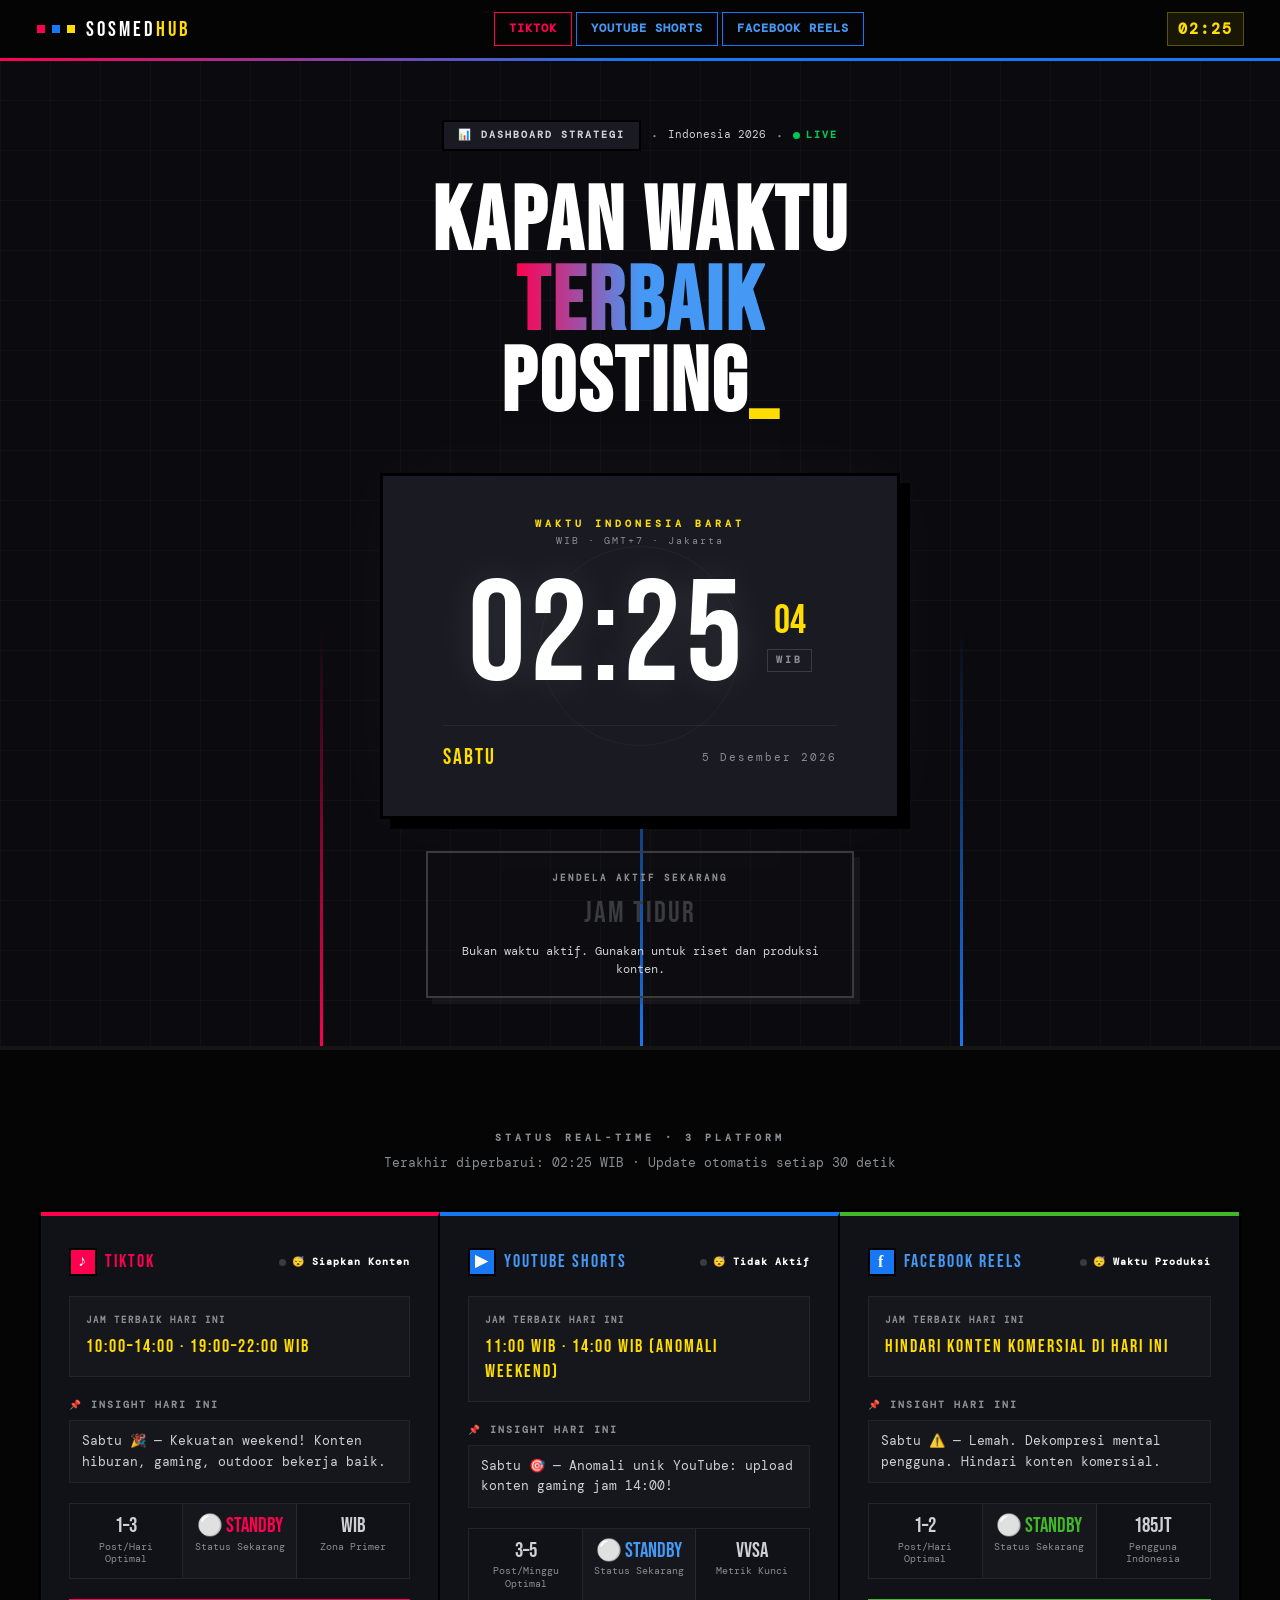
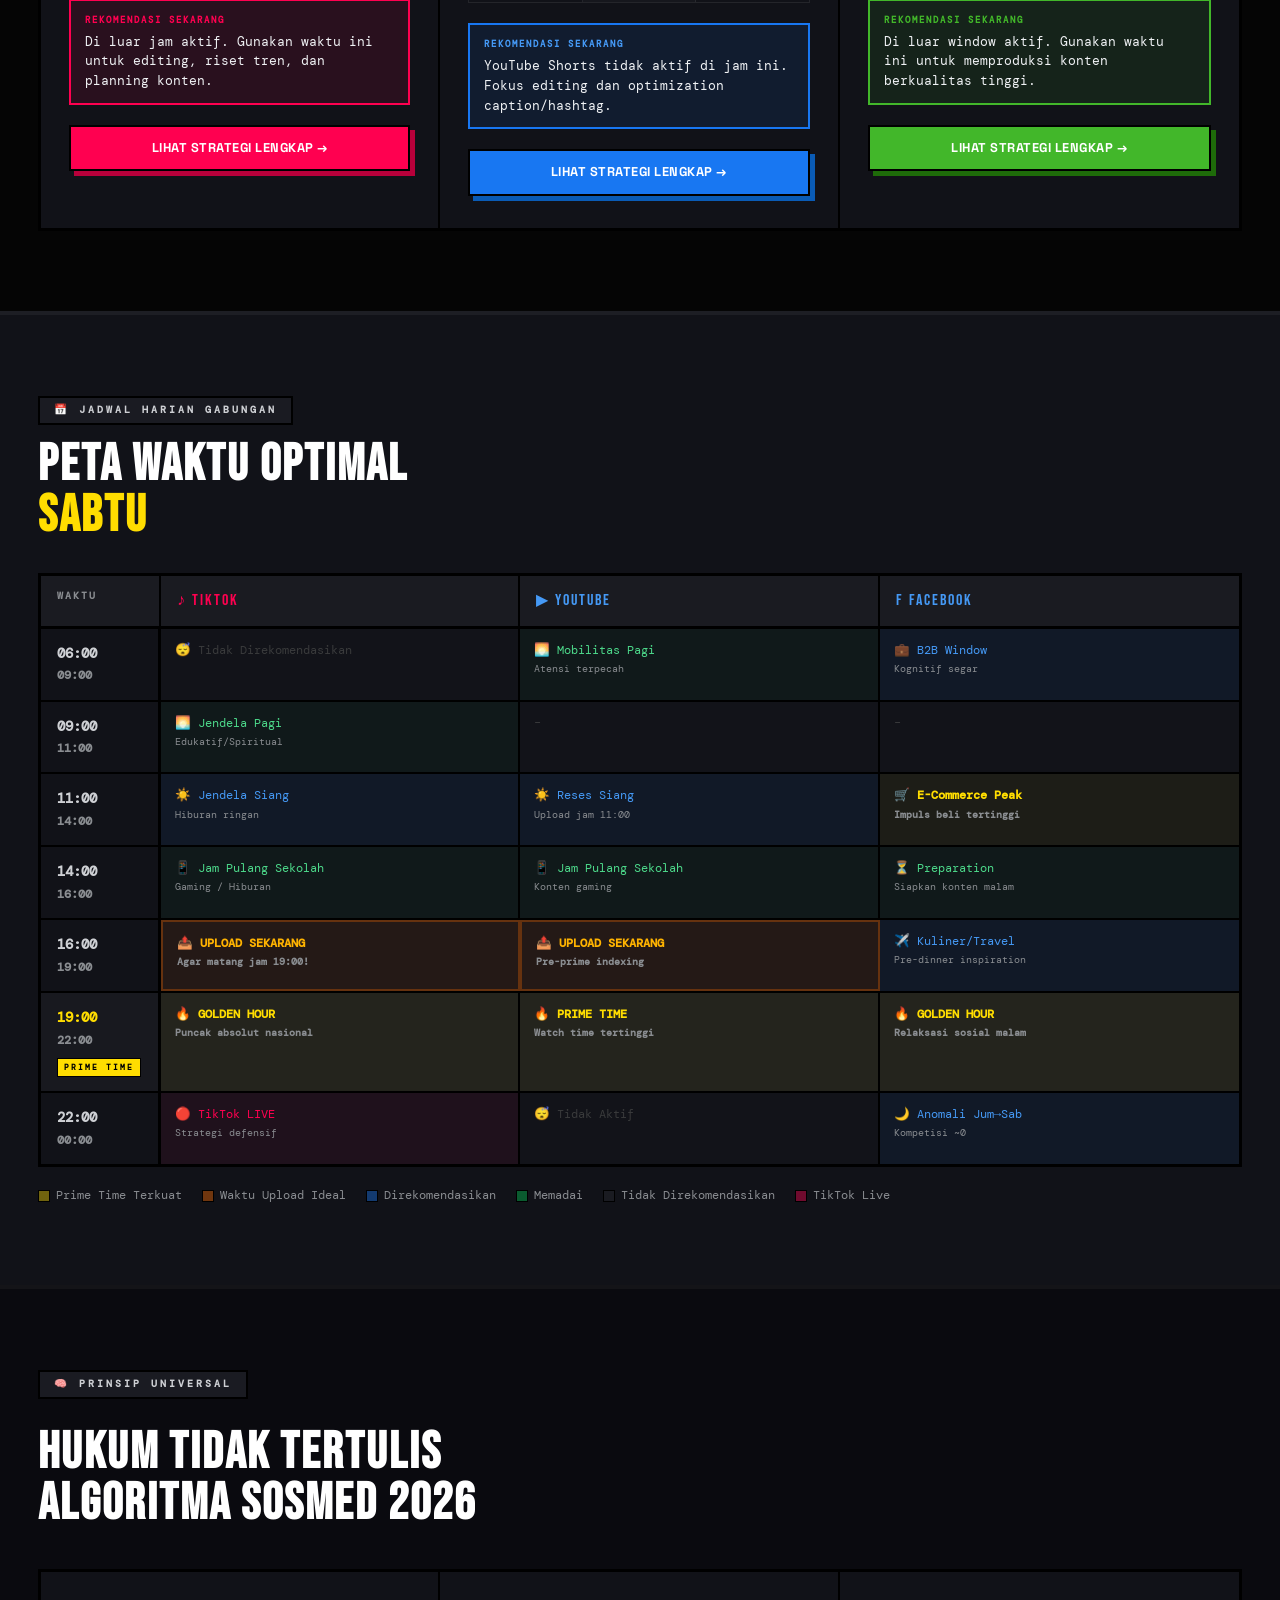
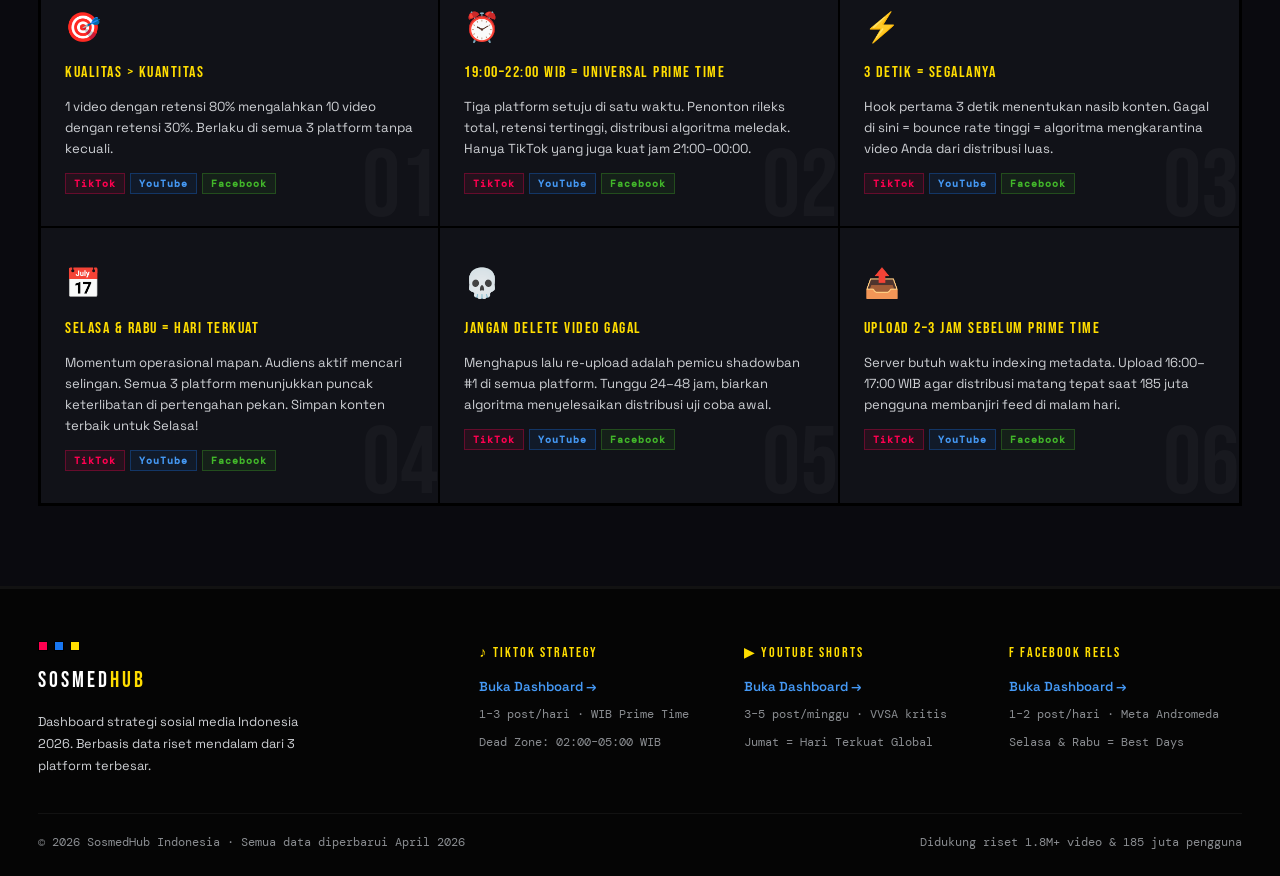
<file: index.html>
<!DOCTYPE html>
<html lang="id">
<head>
  <meta charset="UTF-8" />
  <meta name="viewport" content="width=device-width, initial-scale=1.0" />
  <title>SosmedHub — Social Media Strategy Indonesia 2026</title>
  <meta name="description" content="Dashboard strategi konten terpadu untuk TikTok, YouTube Shorts, dan Facebook Reels Indonesia 2026. Live WIB Clock, analisis algoritma, dan jadwal posting optimal." />
  <meta http-equiv="refresh" content="0; url=hub/" />
  <style>
    *, *::before, *::after { margin: 0; padding: 0; box-sizing: border-box; }
    body {
      font-family: 'Segoe UI', sans-serif;
      background: #010101;
      color: #fff;
      display: flex;
      align-items: center;
      justify-content: center;
      min-height: 100vh;
      text-align: center;
    }
    .redirect-box {
      border: 3px solid #FF0050;
      padding: 40px 50px;
      box-shadow: 8px 8px 0 #FF0050;
    }
    h1 { font-size: 2rem; letter-spacing: 3px; margin-bottom: 12px; }
    p  { color: #888; font-size: 0.9rem; }
    a  { color: #00F2EA; text-decoration: none; }
  </style>
</head>
<body>
  <div class="redirect-box">
    <h1>🚀 SOSMED HUB</h1>
    <p>Mengalihkan ke dashboard...<br>Atau klik <a href="hub/">di sini</a></p>
  </div>
  <script>
    window.location.replace('hub/');
  </script>
</body>
</html>
</file>
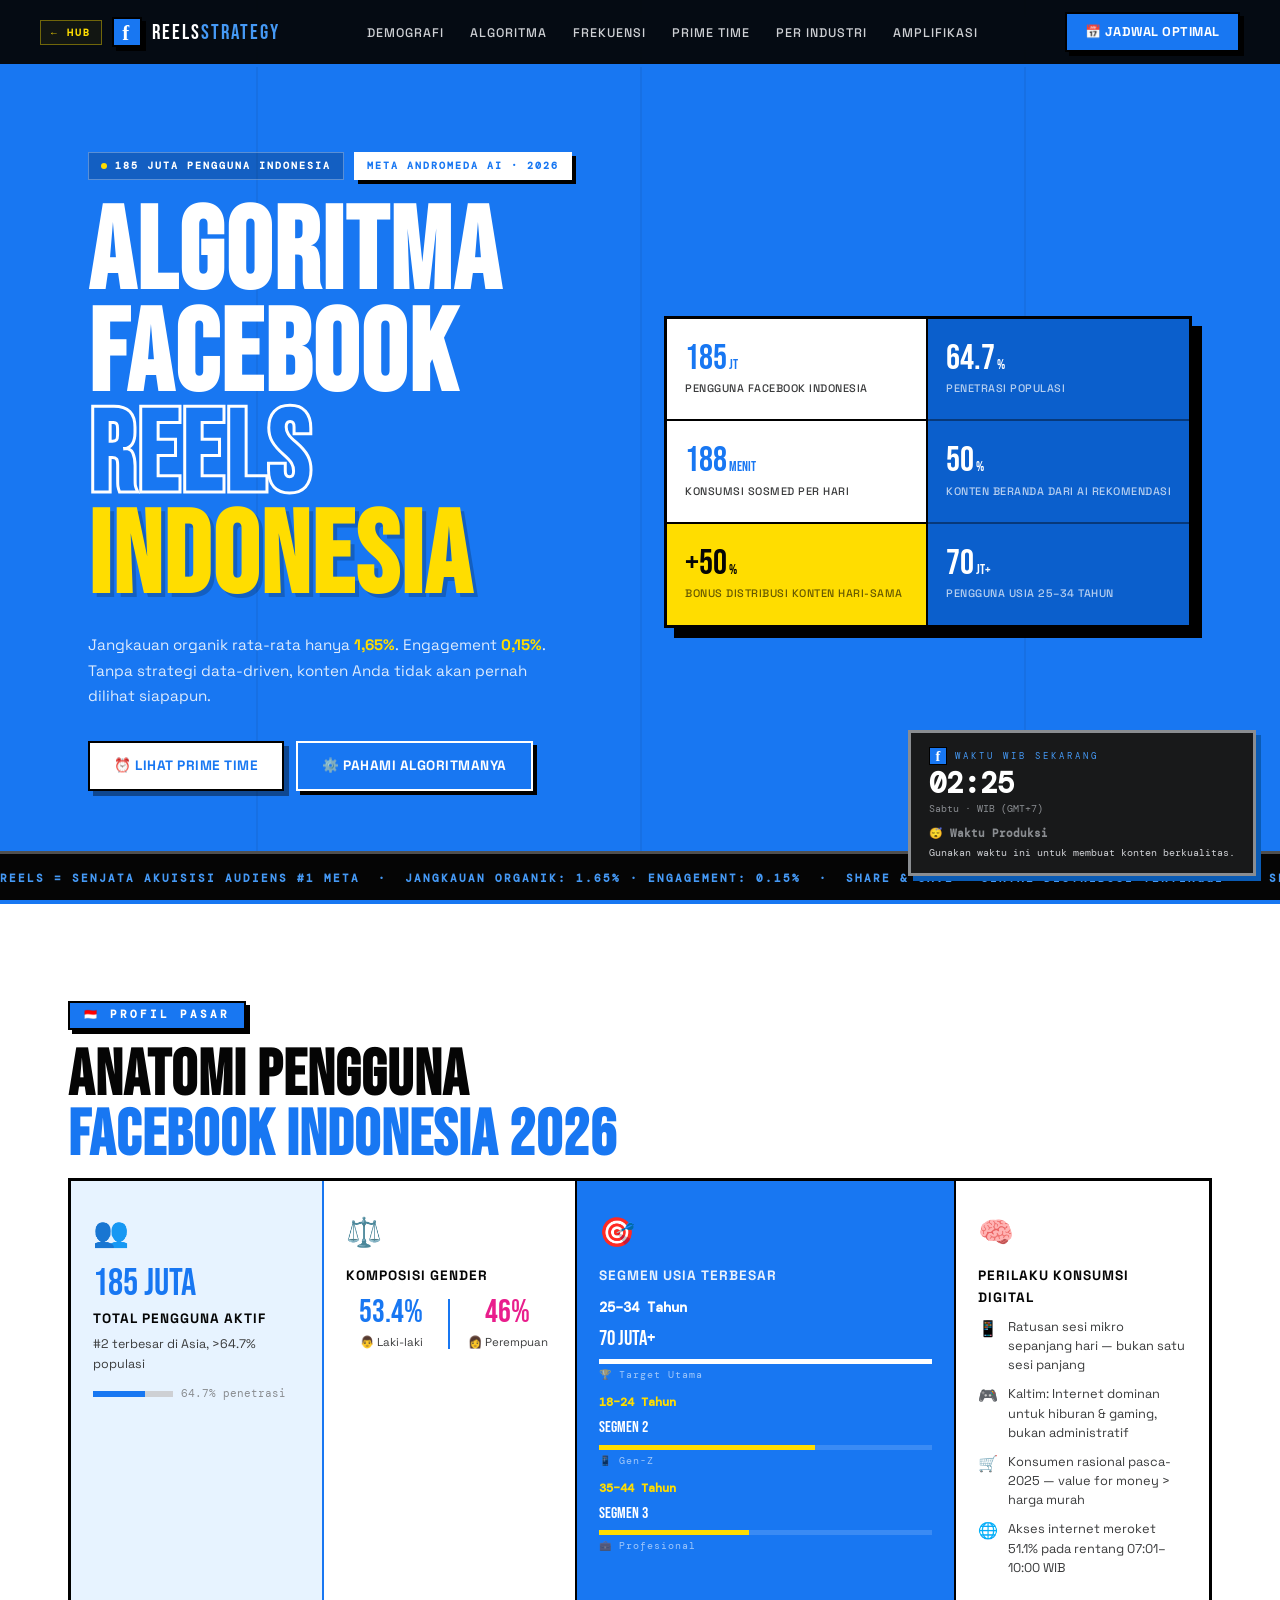
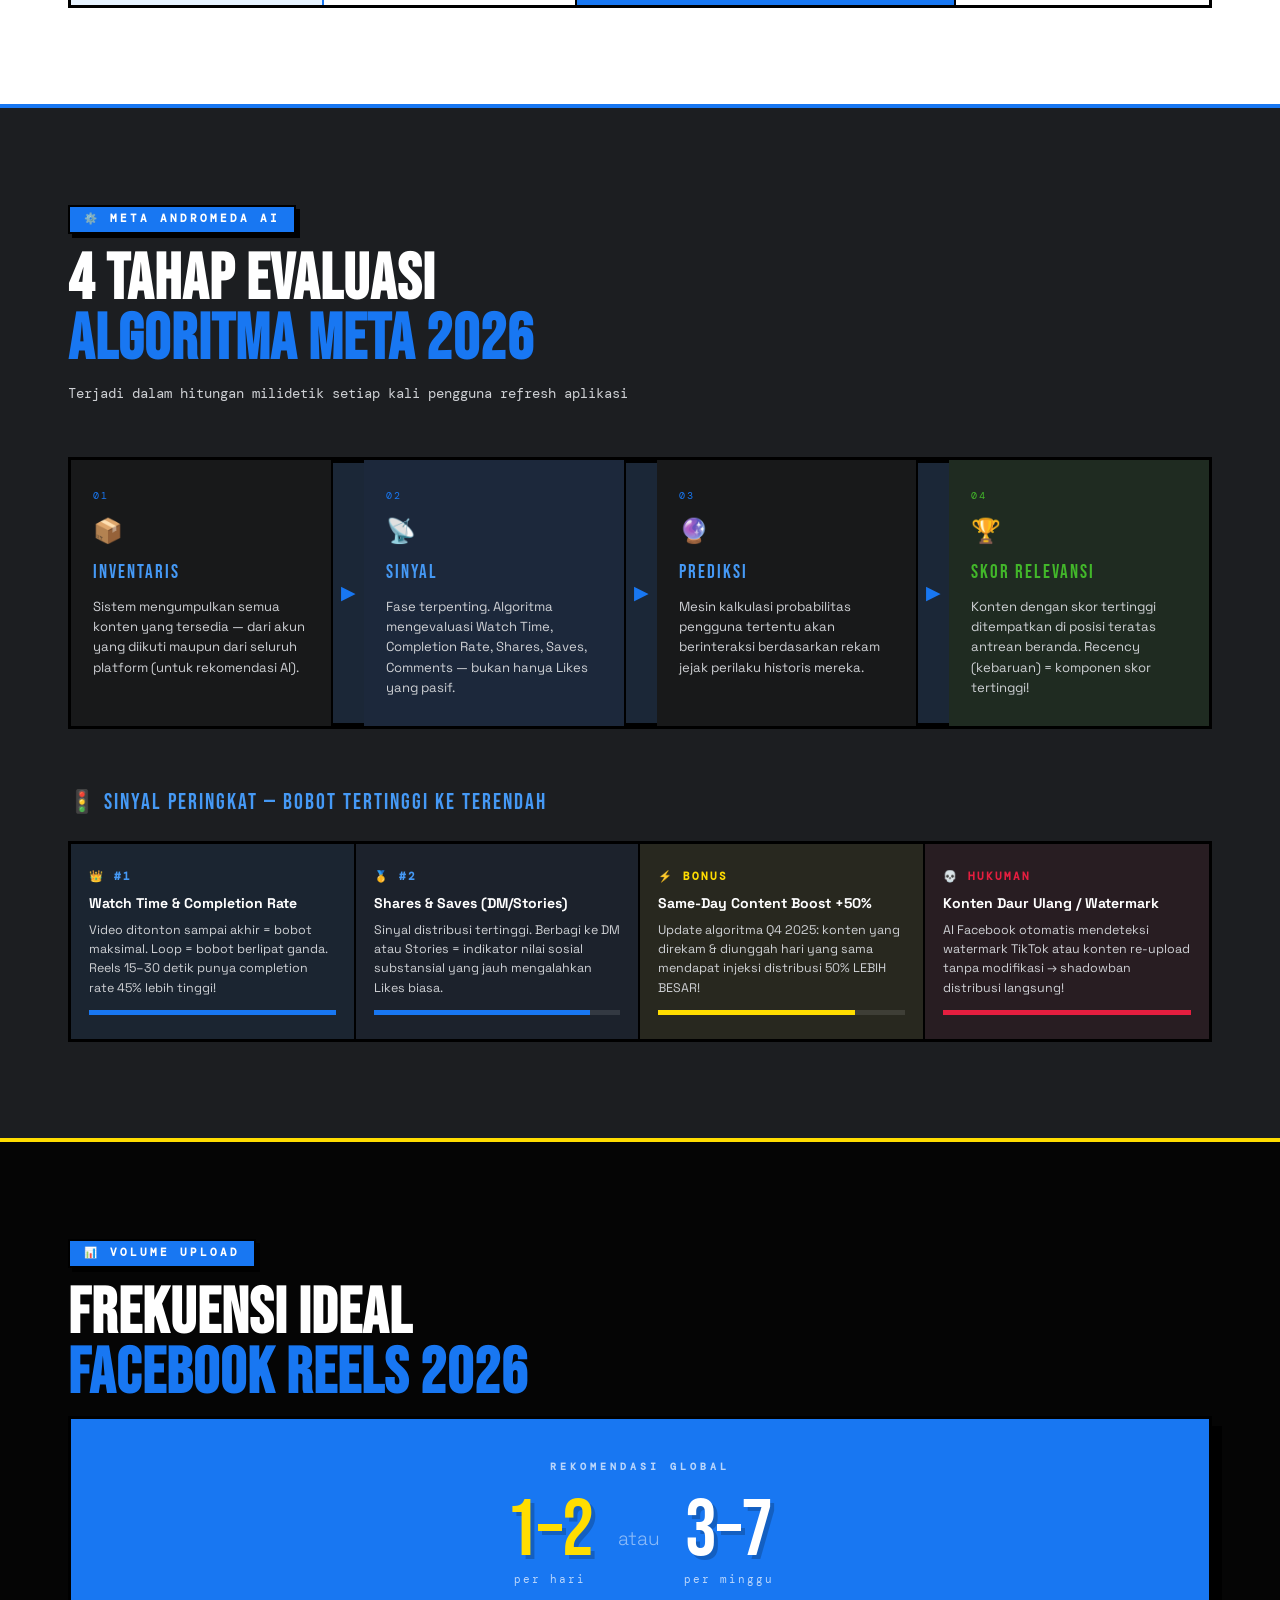
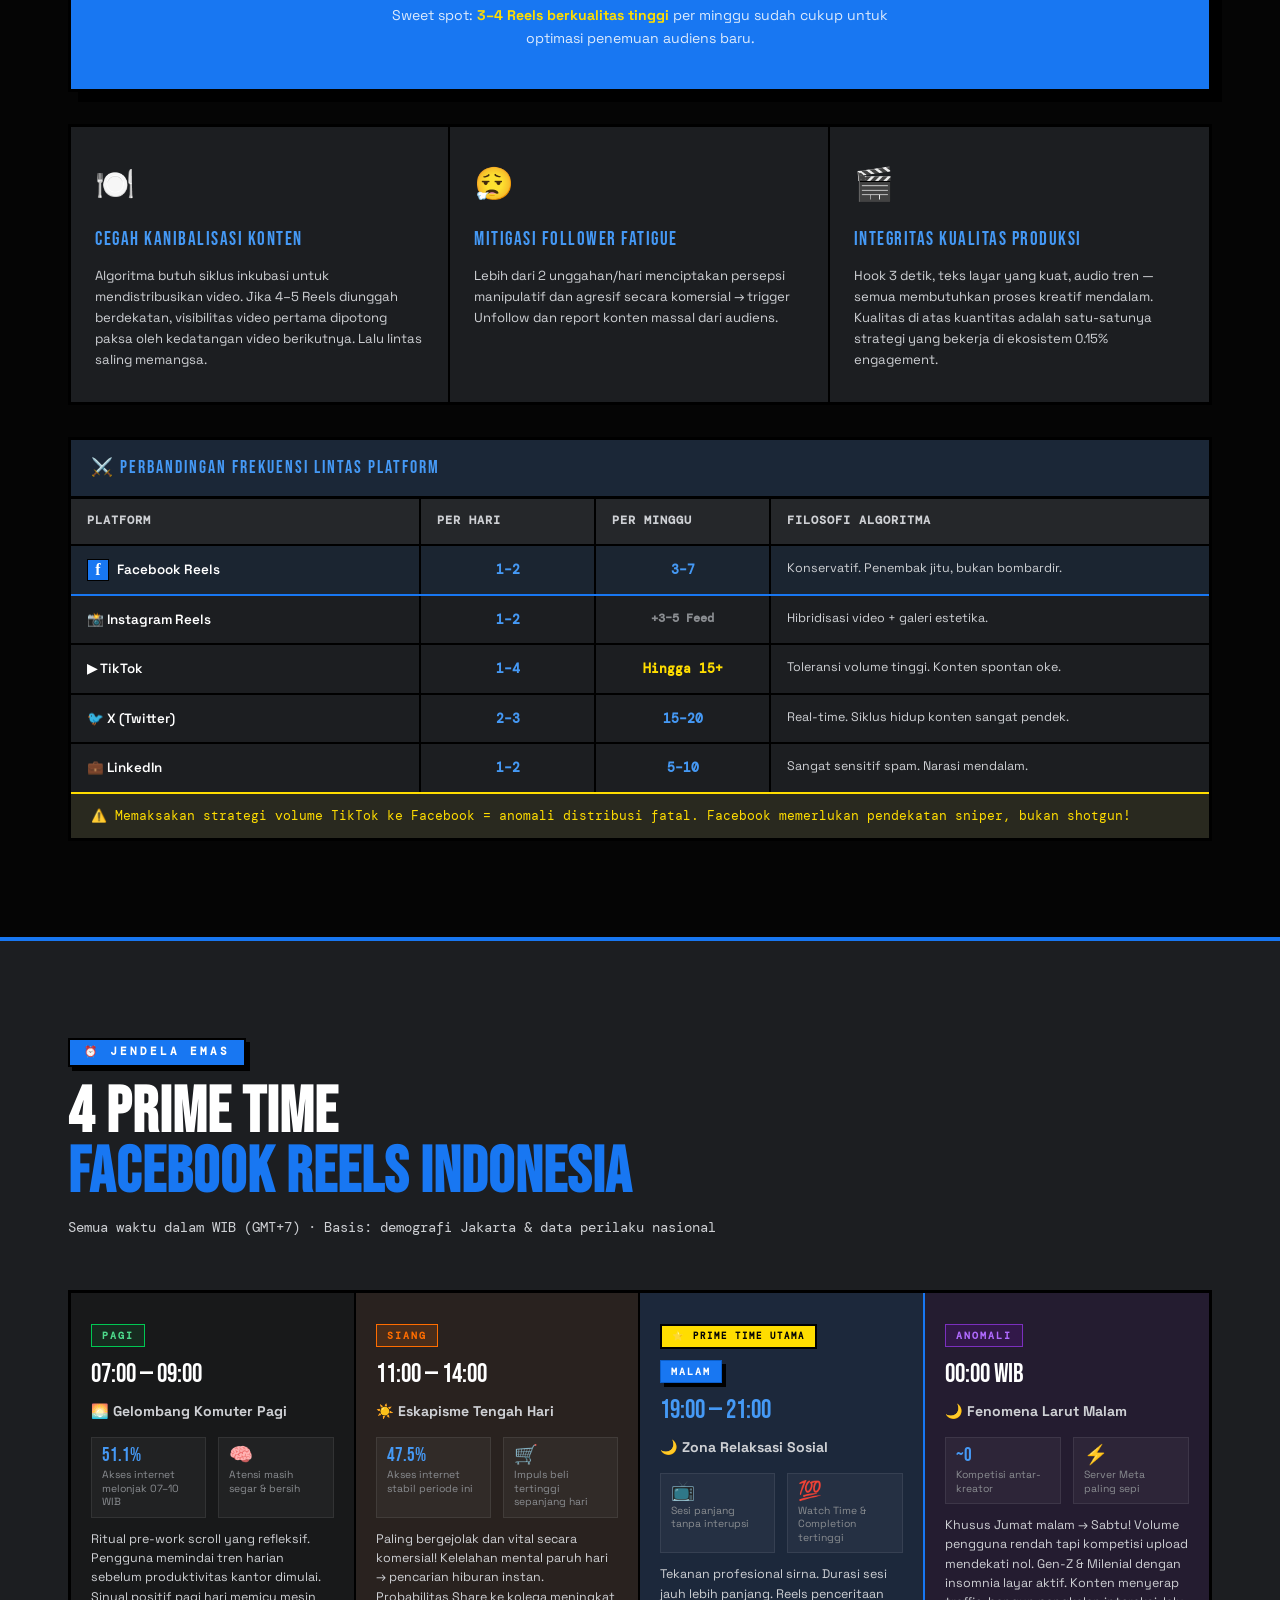
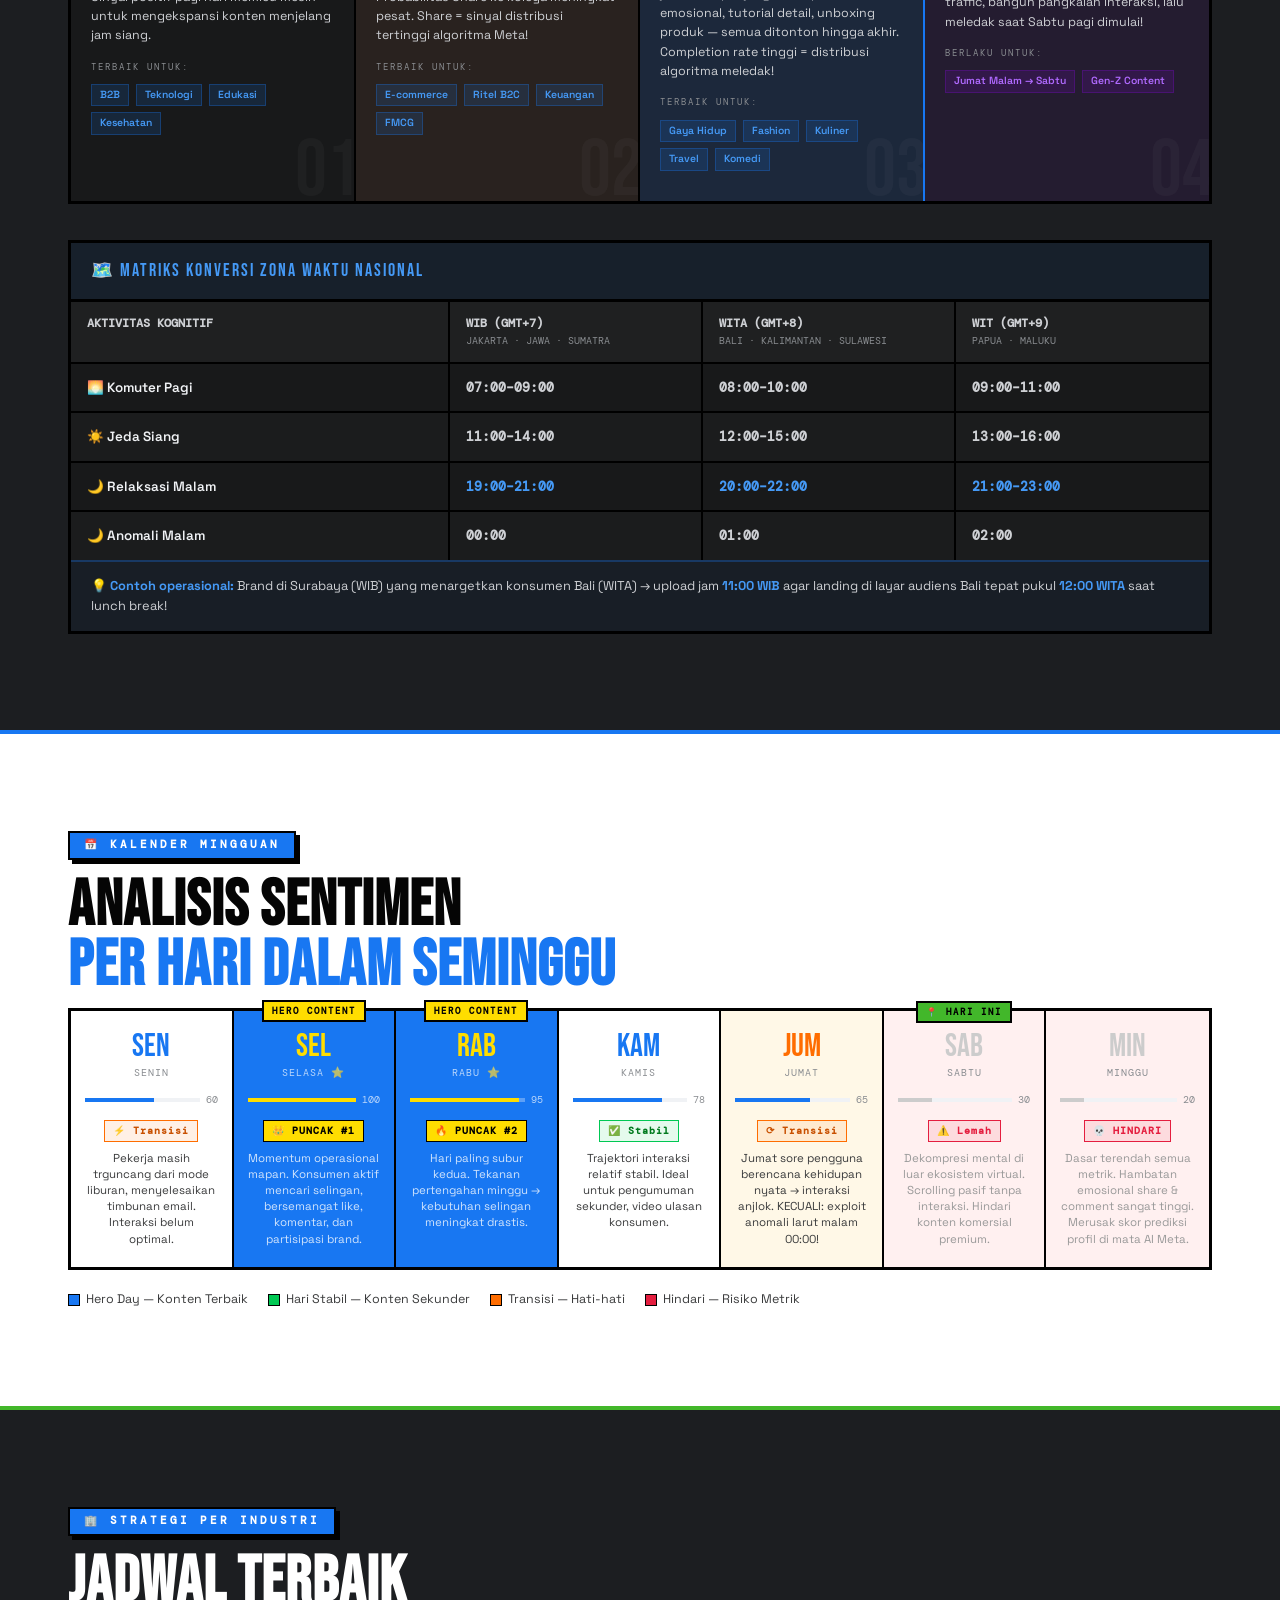
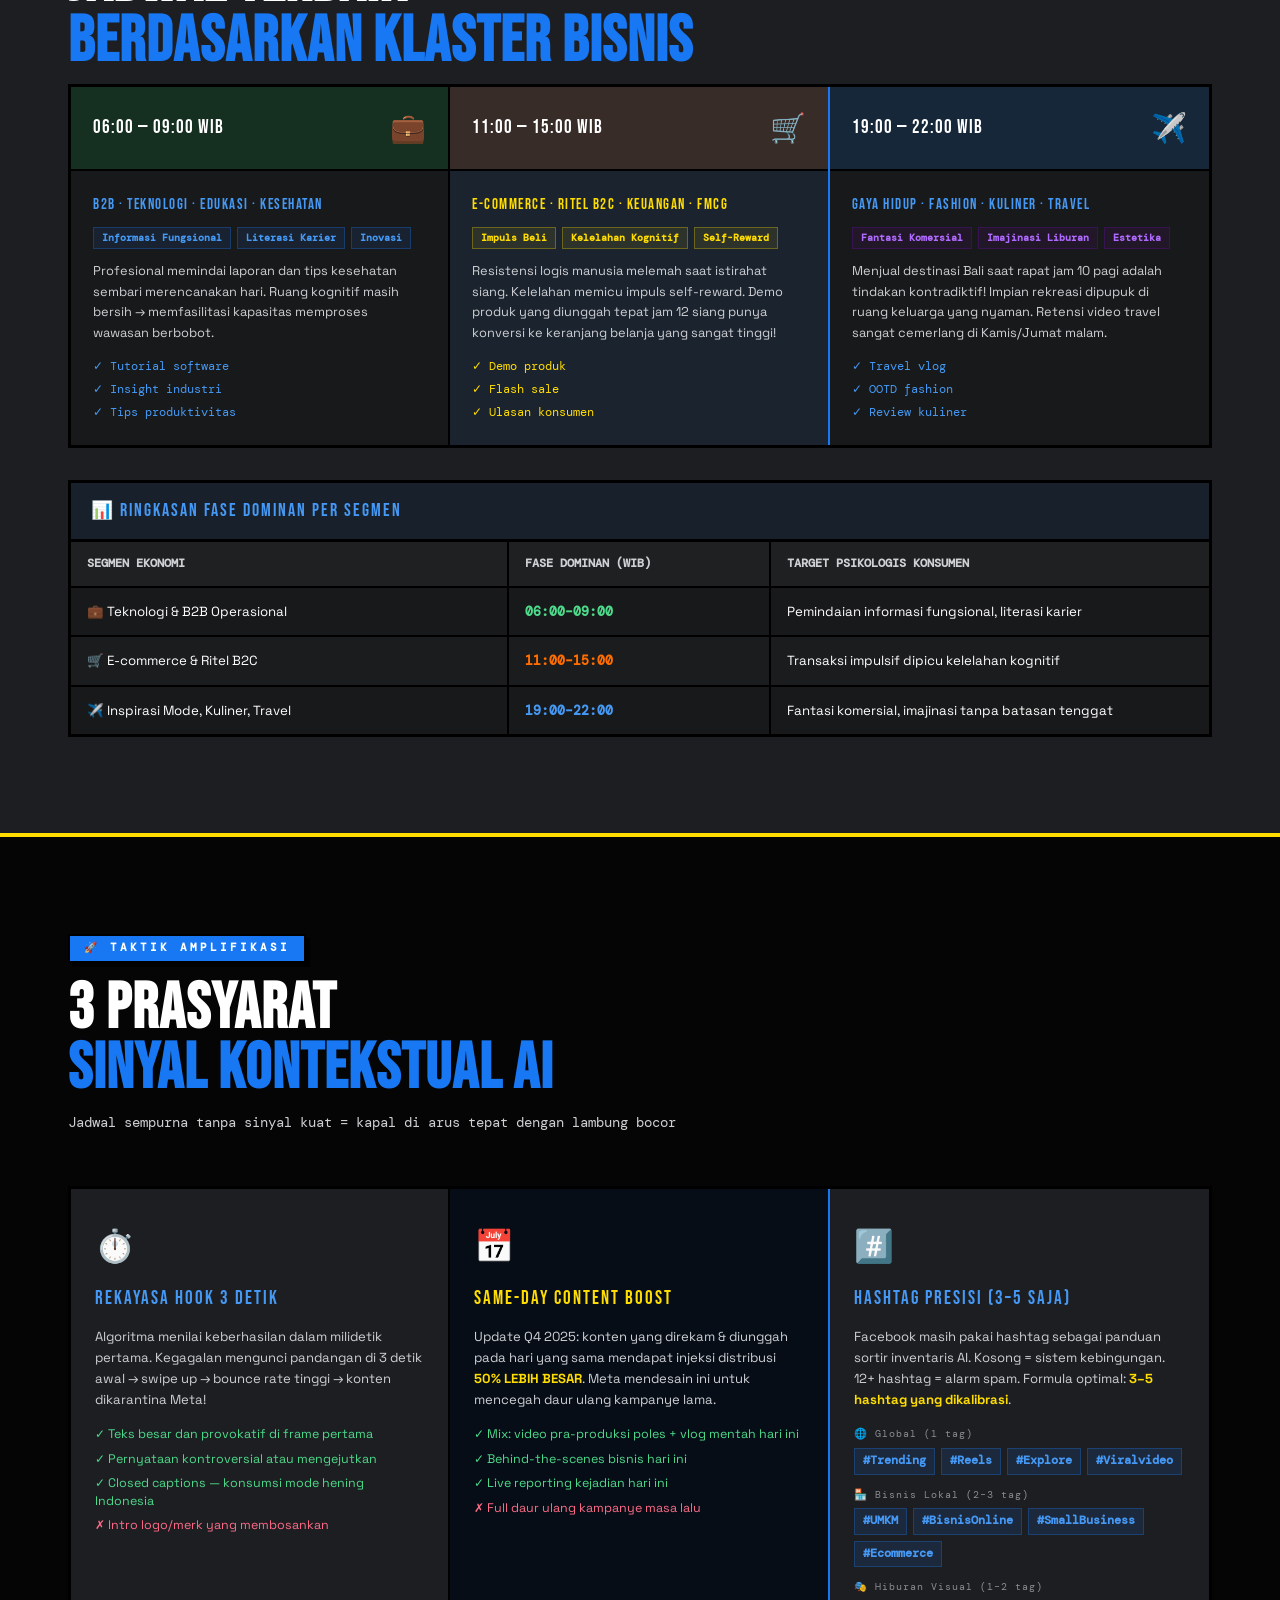
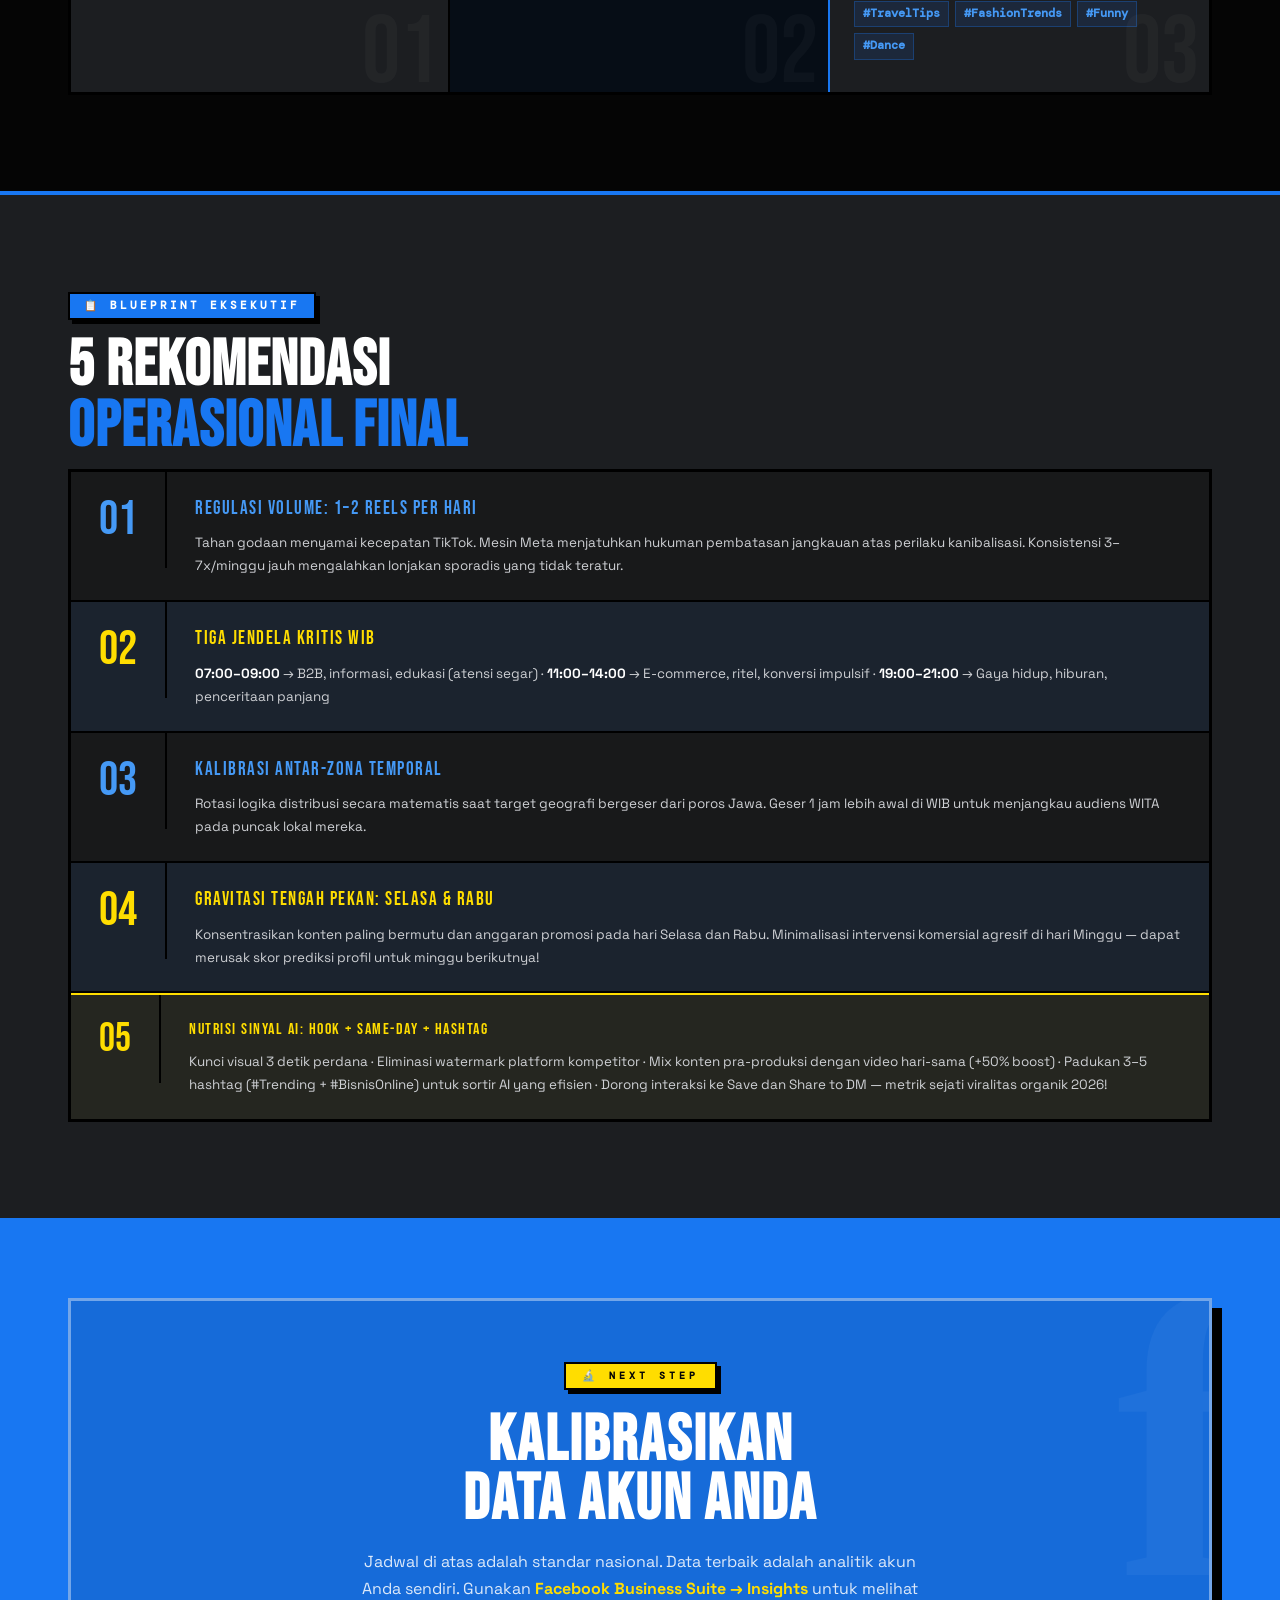
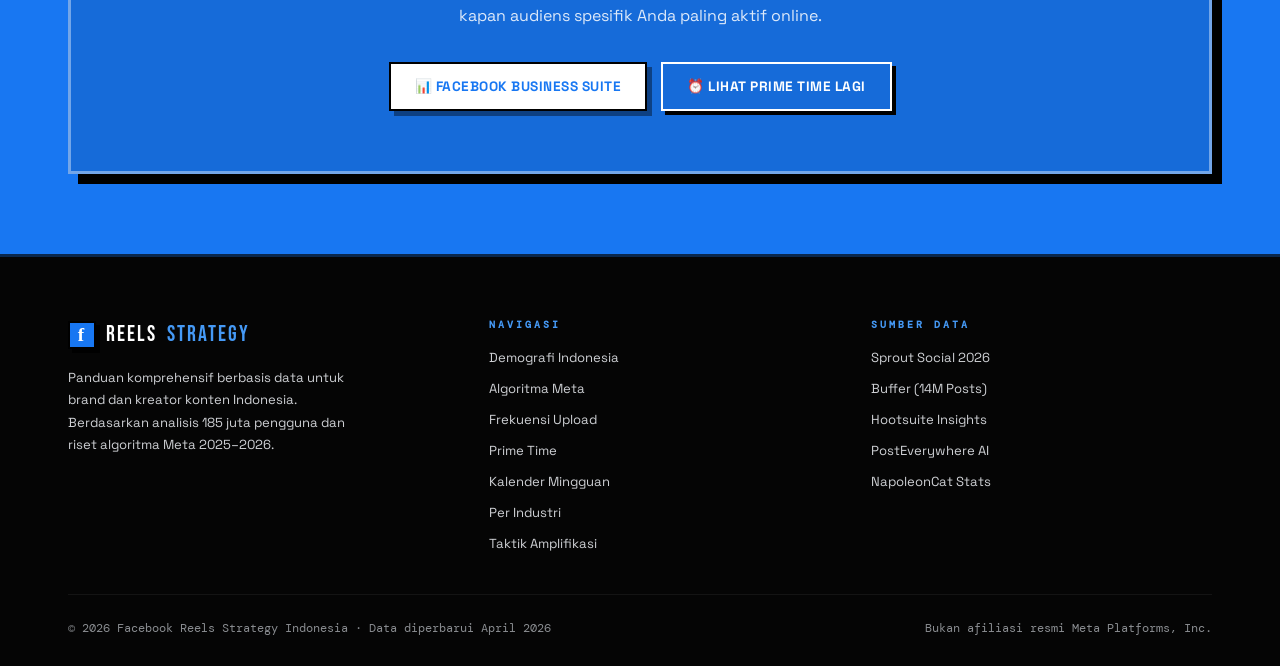
<file: fb-reels/index.html>
﻿<!DOCTYPE html>
<html lang="id">
<head>
  <meta charset="UTF-8" />
  <meta name="viewport" content="width=device-width, initial-scale=1.0" />
  <title>Strategi Facebook Reels Indonesia 2026 | Panduan Algoritma Meta & Jadwal Optimal</title>
  <meta name="description" content="Panduan lengkap strategi Facebook Reels Indonesia 2026. Analisis algoritma Meta Andromeda, frekuensi upload optimal, jadwal prime time WIB, dan strategi per industri berbasis 185 juta pengguna." />
  <link rel="preconnect" href="https://fonts.googleapis.com" />
  <link rel="preconnect" href="https://fonts.gstatic.com" crossorigin />
  <link href="https://fonts.googleapis.com/css2?family=Space+Grotesk:wght@300;400;500;600;700&family=Bebas+Neue&family=DM+Mono:wght@400;500&display=swap" rel="stylesheet" />
  <link rel="stylesheet" href="style.css" />
</head>
<body>

  <!-- ===== NAVBAR ===== -->
  <nav class="navbar" id="navbar">
    <div class="nav-logo">
      <a href="../hub/" class="nav-hub-back nav-hub-back--fb" title="Kembali ke SosmedHub">← HUB</a>
      <div class="logo-f">f</div>
      <span class="logo-text">Reels<span class="logo-accent">Strategy</span></span>
    </div>
    <ul class="nav-links">
      <li><a href="#demografi">Demografi</a></li>
      <li><a href="#algoritma">Algoritma</a></li>
      <li><a href="#frekuensi">Frekuensi</a></li>
      <li><a href="#primetime">Prime Time</a></li>
      <li><a href="#industri">Per Industri</a></li>
      <li><a href="#amplifikasi">Amplifikasi</a></li>
    </ul>
    <a href="#primetime" class="nav-cta" id="nav-cta-btn">📅 Jadwal Optimal</a>
  </nav>

  <!-- ===== HERO ===== -->
  <header class="hero" id="hero">
    <div class="hero-stripe hero-stripe--1"></div>
    <div class="hero-stripe hero-stripe--2"></div>
    <div class="hero-stripe hero-stripe--3"></div>

    <div class="hero-inner container">
      <div class="hero-left">
        <div class="hero-badge-row">
          <div class="hero-badge">
            <span class="hbadge-dot"></span>
            185 JUTA PENGGUNA INDONESIA
          </div>
          <div class="hero-badge hero-badge--white">META ANDROMEDA AI · 2026</div>
        </div>

        <h1 class="hero-title">
          ALGORITMA<br>
          <span class="title-white">FACEBOOK</span><br>
          <span class="title-outline">REELS</span><br>
          <span class="title-accent">INDONESIA</span>
        </h1>

        <p class="hero-sub">
          Jangkauan organik rata-rata hanya <strong>1,65%</strong>. Engagement <strong>0,15%</strong>.<br>
          Tanpa strategi data-driven, konten Anda tidak akan pernah dilihat siapapun.
        </p>

        <div class="hero-ctas">
          <a href="#primetime" class="btn btn--white" id="hero-btn-main">⏰ Lihat Prime Time</a>
          <a href="#algoritma" class="btn btn--outline-white" id="hero-btn-algo">⚙️ Pahami Algoritmanya</a>
        </div>
      </div>

      <div class="hero-right">
        <div class="hero-stats-box">
          <div class="hstat" id="hstat-1">
            <div class="hstat-val">185<span>JT</span></div>
            <div class="hstat-lbl">Pengguna Facebook Indonesia</div>
          </div>
          <div class="hstat hstat--dark" id="hstat-2">
            <div class="hstat-val">64.7<span>%</span></div>
            <div class="hstat-lbl">Penetrasi Populasi</div>
          </div>
          <div class="hstat" id="hstat-3">
            <div class="hstat-val">188<span>MENIT</span></div>
            <div class="hstat-lbl">Konsumsi Sosmed per Hari</div>
          </div>
          <div class="hstat hstat--dark" id="hstat-4">
            <div class="hstat-val">50<span>%</span></div>
            <div class="hstat-lbl">Konten Beranda dari AI Rekomendasi</div>
          </div>
          <div class="hstat hstat--accent" id="hstat-5">
            <div class="hstat-val">+50<span>%</span></div>
            <div class="hstat-lbl">Bonus Distribusi Konten Hari-Sama</div>
          </div>
          <div class="hstat hstat--dark" id="hstat-6">
            <div class="hstat-val">70<span>JT+</span></div>
            <div class="hstat-lbl">Pengguna Usia 25–34 Tahun</div>
          </div>
        </div>
      </div>
    </div>

    <div class="hero-ticker">
      <div class="ticker-inner">
        <span>REELS = SENJATA AKUISISI AUDIENS #1 META &nbsp;·&nbsp;</span>
        <span>JANGKAUAN ORGANIK: 1.65% · ENGAGEMENT: 0.15% &nbsp;·&nbsp;</span>
        <span>SHARE & SAVE = SINYAL DISTRIBUSI TERTINGGI &nbsp;·&nbsp;</span>
        <span>SELASA & RABU = HARI TERKUAT DI FACEBOOK &nbsp;·&nbsp;</span>
        <span>WATERMARK TIKTOK = SHADOWBAN OTOMATIS &nbsp;·&nbsp;</span>
        <span>PRIME TIME: 19:00–21:00 WIB &nbsp;·&nbsp;</span>
        <span>MAKS 3–5 HASHTAG PER REELS &nbsp;·&nbsp;</span>
      </div>
    </div>
  </header>

  <!-- ===== DEMOGRAFI ===== -->
  <section class="section demo-section" id="demografi">
    <div class="container">
      <div class="section-tag">🇮🇩 PROFIL PASAR</div>
      <h2 class="section-title">ANATOMI PENGGUNA<br><span class="text-fb">FACEBOOK INDONESIA 2026</span></h2>

      <div class="demo-grid">
        <div class="demo-card demo-card--big" id="dc-users">
          <div class="demo-icon">👥</div>
          <div class="demo-num">185 Juta</div>
          <div class="demo-label">Total Pengguna Aktif</div>
          <div class="demo-sub">#2 terbesar di Asia, >64.7% populasi</div>
          <div class="demo-bar-wrap">
            <div class="demo-bar" style="--w:64.7%"></div>
            <span>64.7% penetrasi</span>
          </div>
        </div>

        <div class="demo-card" id="dc-gender">
          <div class="demo-icon">⚖️</div>
          <div class="demo-label">Komposisi Gender</div>
          <div class="demo-gender-row">
            <div class="gender-item">
              <div class="gender-pct gender-pct--male">53.4%</div>
              <div class="gender-lbl">👨 Laki-laki</div>
            </div>
            <div class="gender-divider"></div>
            <div class="gender-item">
              <div class="gender-pct gender-pct--female">46%</div>
              <div class="gender-lbl">👩 Perempuan</div>
            </div>
          </div>
        </div>

        <div class="demo-card demo-card--highlight" id="dc-age">
          <div class="demo-icon">🎯</div>
          <div class="demo-label">Segmen Usia Terbesar</div>
          <div class="demo-age-list">
            <div class="age-row age-row--top">
              <div class="age-range">25–34 Tahun</div>
              <div class="age-count">70 Juta+</div>
              <div class="age-bar" style="--w:100%"></div>
              <div class="age-tag">🏆 Target Utama</div>
            </div>
            <div class="age-row">
              <div class="age-range">18–24 Tahun</div>
              <div class="age-count">Segmen 2</div>
              <div class="age-bar" style="--w:65%"></div>
              <div class="age-tag">📱 Gen-Z</div>
            </div>
            <div class="age-row">
              <div class="age-range">35–44 Tahun</div>
              <div class="age-count">Segmen 3</div>
              <div class="age-bar" style="--w:45%"></div>
              <div class="age-tag">💼 Profesional</div>
            </div>
          </div>
        </div>

        <div class="demo-card" id="dc-behavior">
          <div class="demo-icon">🧠</div>
          <div class="demo-label">Perilaku Konsumsi Digital</div>
          <div class="demo-behavior-list">
            <div class="bh-item">
              <span class="bh-icon">📱</span>
              <span>Ratusan sesi mikro sepanjang hari — bukan satu sesi panjang</span>
            </div>
            <div class="bh-item">
              <span class="bh-icon">🎮</span>
              <span>Kaltim: Internet dominan untuk hiburan & gaming, bukan administratif</span>
            </div>
            <div class="bh-item">
              <span class="bh-icon">🛒</span>
              <span>Konsumen rasional pasca-2025 — value for money > harga murah</span>
            </div>
            <div class="bh-item">
              <span class="bh-icon">🌐</span>
              <span>Akses internet meroket 51.1% pada rentang 07:01–10:00 WIB</span>
            </div>
          </div>
        </div>
      </div>
    </div>
  </section>

  <!-- ===== ALGORITMA ===== -->
  <section class="section algo-section" id="algoritma">
    <div class="container">
      <div class="section-tag">⚙️ META ANDROMEDA AI</div>
      <h2 class="section-title">4 TAHAP EVALUASI<br><span class="text-fb">ALGORITMA META 2026</span></h2>
      <p class="section-sub">Terjadi dalam hitungan milidetik setiap kali pengguna refresh aplikasi</p>

      <div class="algo-stages">
        <div class="stage-card" id="stage-1">
          <div class="stage-step">01</div>
          <div class="stage-icon">📦</div>
          <div class="stage-title">INVENTARIS</div>
          <div class="stage-desc">Sistem mengumpulkan semua konten yang tersedia — dari akun yang diikuti maupun dari seluruh platform (untuk rekomendasi AI).</div>
        </div>
        <div class="stage-arrow">▶</div>
        <div class="stage-card stage-card--signal" id="stage-2">
          <div class="stage-step">02</div>
          <div class="stage-icon">📡</div>
          <div class="stage-title">SINYAL</div>
          <div class="stage-desc">Fase terpenting. Algoritma mengevaluasi Watch Time, Completion Rate, Shares, Saves, Comments — bukan hanya Likes yang pasif.</div>
        </div>
        <div class="stage-arrow">▶</div>
        <div class="stage-card" id="stage-3">
          <div class="stage-step">03</div>
          <div class="stage-icon">🔮</div>
          <div class="stage-title">PREDIKSI</div>
          <div class="stage-desc">Mesin kalkulasi probabilitas pengguna tertentu akan berinteraksi berdasarkan rekam jejak perilaku historis mereka.</div>
        </div>
        <div class="stage-arrow">▶</div>
        <div class="stage-card stage-card--score" id="stage-4">
          <div class="stage-step">04</div>
          <div class="stage-icon">🏆</div>
          <div class="stage-title">SKOR RELEVANSI</div>
          <div class="stage-desc">Konten dengan skor tertinggi ditempatkan di posisi teratas antrean beranda. Recency (kebaruan) = komponen skor tertinggi!</div>
        </div>
      </div>

      <!-- Signal Cards -->
      <div class="signals-title">🚦 SINYAL PERINGKAT — Bobot Tertinggi ke Terendah</div>
      <div class="signals-grid">
        <div class="signal-card signal-card--1" id="sig-1">
          <div class="signal-rank">👑 #1</div>
          <div class="signal-name">Watch Time & Completion Rate</div>
          <div class="signal-desc">Video ditonton sampai akhir = bobot maksimal. Loop = bobot berlipat ganda. Reels 15–30 detik punya completion rate 45% lebih tinggi!</div>
          <div class="signal-meter">
            <div class="meter-fill" style="--fill:100%"></div>
          </div>
        </div>
        <div class="signal-card signal-card--2" id="sig-2">
          <div class="signal-rank">🥇 #2</div>
          <div class="signal-name">Shares & Saves (DM/Stories)</div>
          <div class="signal-desc">Sinyal distribusi tertinggi. Berbagi ke DM atau Stories = indikator nilai sosial substansial yang jauh mengalahkan Likes biasa.</div>
          <div class="signal-meter">
            <div class="meter-fill" style="--fill:88%"></div>
          </div>
        </div>
        <div class="signal-card signal-card--3" id="sig-3">
          <div class="signal-rank">⚡ BONUS</div>
          <div class="signal-name">Same-Day Content Boost +50%</div>
          <div class="signal-desc">Update algoritma Q4 2025: konten yang direkam & diunggah hari yang sama mendapat injeksi distribusi 50% LEBIH BESAR!</div>
          <div class="signal-meter">
            <div class="meter-fill meter-fill--bonus" style="--fill:80%"></div>
          </div>
        </div>
        <div class="signal-card signal-card--4" id="sig-4">
          <div class="signal-rank">💀 HUKUMAN</div>
          <div class="signal-name">Konten Daur Ulang / Watermark</div>
          <div class="signal-desc">AI Facebook otomatis mendeteksi watermark TikTok atau konten re-upload tanpa modifikasi → shadowban distribusi langsung!</div>
          <div class="signal-meter">
            <div class="meter-fill meter-fill--bad" style="--fill:100%"></div>
          </div>
        </div>
      </div>
    </div>
  </section>

  <!-- ===== FREKUENSI ===== -->
  <section class="section freq-section" id="frekuensi">
    <div class="container">
      <div class="section-tag">📊 VOLUME UPLOAD</div>
      <h2 class="section-title">FREKUENSI IDEAL<br><span class="text-fb">FACEBOOK REELS 2026</span></h2>

      <div class="freq-main-box">
        <div class="freq-recommendation">
          <div class="freq-rec-label">REKOMENDASI GLOBAL</div>
          <div class="freq-rec-numbers">
            <div class="frn-item frn-item--gold">
              <div class="frn-num">1–2</div>
              <div class="frn-unit">per hari</div>
            </div>
            <div class="frn-divider">atau</div>
            <div class="frn-item">
              <div class="frn-num">3–7</div>
              <div class="frn-unit">per minggu</div>
            </div>
          </div>
          <div class="freq-rec-note">Sweet spot: <strong>3–4 Reels berkualitas tinggi</strong> per minggu sudah cukup untuk optimasi penemuan audiens baru.</div>
        </div>
      </div>

      <div class="freq-why-grid">
        <div class="fw-card" id="fw-1">
          <div class="fw-icon">🍽️</div>
          <div class="fw-title">Cegah Kanibalisasi Konten</div>
          <div class="fw-desc">Algoritma butuh siklus inkubasi untuk mendistribusikan video. Jika 4–5 Reels diunggah berdekatan, visibilitas video pertama dipotong paksa oleh kedatangan video berikutnya. Lalu lintas saling memangsa.</div>
        </div>
        <div class="fw-card" id="fw-2">
          <div class="fw-icon">😮‍💨</div>
          <div class="fw-title">Mitigasi Follower Fatigue</div>
          <div class="fw-desc">Lebih dari 2 unggahan/hari menciptakan persepsi manipulatif dan agresif secara komersial → trigger Unfollow dan report konten massal dari audiens.</div>
        </div>
        <div class="fw-card" id="fw-3">
          <div class="fw-icon">🎬</div>
          <div class="fw-title">Integritas Kualitas Produksi</div>
          <div class="fw-desc">Hook 3 detik, teks layar yang kuat, audio tren — semua membutuhkan proses kreatif mendalam. Kualitas di atas kuantitas adalah satu-satunya strategi yang bekerja di ekosistem 0.15% engagement.</div>
        </div>
      </div>

      <!-- Platform Comparison Table -->
      <div class="platform-compare" id="platform-compare">
        <div class="pc-title">⚔️ PERBANDINGAN FREKUENSI LINTAS PLATFORM</div>
        <div class="pc-table">
          <div class="pcrow pcrow--head">
            <div>Platform</div>
            <div>Per Hari</div>
            <div>Per Minggu</div>
            <div>Filosofi Algoritma</div>
          </div>
          <div class="pcrow pcrow--highlight">
            <div class="pc-platform"><div class="pc-fb-icon">f</div> Facebook Reels</div>
            <div class="pc-val">1–2</div>
            <div class="pc-val">3–7</div>
            <div class="pc-note">Konservatif. Penembak jitu, bukan bombardir.</div>
          </div>
          <div class="pcrow">
            <div class="pc-platform">📸 Instagram Reels</div>
            <div class="pc-val">1–2</div>
            <div class="pc-val pc-val--sub">+3–5 Feed</div>
            <div class="pc-note">Hibridisasi video + galeri estetika.</div>
          </div>
          <div class="pcrow">
            <div class="pc-platform">▶ TikTok</div>
            <div class="pc-val">1–4</div>
            <div class="pc-val pc-val--high">Hingga 15+</div>
            <div class="pc-note">Toleransi volume tinggi. Konten spontan oke.</div>
          </div>
          <div class="pcrow">
            <div class="pc-platform">🐦 X (Twitter)</div>
            <div class="pc-val">2–3</div>
            <div class="pc-val">15–20</div>
            <div class="pc-note">Real-time. Siklus hidup konten sangat pendek.</div>
          </div>
          <div class="pcrow">
            <div class="pc-platform">💼 LinkedIn</div>
            <div class="pc-val">1–2</div>
            <div class="pc-val">5–10</div>
            <div class="pc-note">Sangat sensitif spam. Narasi mendalam.</div>
          </div>
        </div>
        <div class="pc-insight">
          ⚠️ Memaksakan strategi volume TikTok ke Facebook = anomali distribusi fatal. Facebook memerlukan pendekatan sniper, bukan shotgun!
        </div>
      </div>
    </div>
  </section>

  <!-- ===== PRIME TIME ===== -->
  <section class="section primetime-section" id="primetime">
    <div class="container">
      <div class="section-tag">⏰ JENDELA EMAS</div>
      <h2 class="section-title">4 PRIME TIME<br><span class="text-fb">FACEBOOK REELS INDONESIA</span></h2>
      <p class="section-sub">Semua waktu dalam WIB (GMT+7) · Basis: demografi Jakarta & data perilaku nasional</p>

      <div class="primetime-cards">

        <div class="pt-card" id="pt-pagi">
          <div class="pt-number">01</div>
          <div class="pt-header">
            <div class="pt-badge pt-badge--pagi">PAGI</div>
            <div class="pt-time">07:00 — 09:00</div>
            <div class="pt-name">🌅 Gelombang Komuter Pagi</div>
          </div>
          <div class="pt-stats-row">
            <div class="pt-stat">
              <div class="pt-stat-val">51.1%</div>
              <div class="pt-stat-lbl">Akses internet melonjak 07–10 WIB</div>
            </div>
            <div class="pt-stat">
              <div class="pt-stat-val">🧠</div>
              <div class="pt-stat-lbl">Atensi masih segar & bersih</div>
            </div>
          </div>
          <div class="pt-desc">Ritual pre-work scroll yang refleksif. Pengguna memindai tren harian sebelum produktivitas kantor dimulai. Sinyal positif pagi hari memicu mesin untuk mengekspansi konten menjelang jam siang.</div>
          <div class="pt-best-for">
            <div class="ptbf-label">TERBAIK UNTUK:</div>
            <span class="ptbf-tag">B2B</span>
            <span class="ptbf-tag">Teknologi</span>
            <span class="ptbf-tag">Edukasi</span>
            <span class="ptbf-tag">Kesehatan</span>
          </div>
        </div>

        <div class="pt-card pt-card--mid" id="pt-siang">
          <div class="pt-number">02</div>
          <div class="pt-header">
            <div class="pt-badge pt-badge--siang">SIANG</div>
            <div class="pt-time">11:00 — 14:00</div>
            <div class="pt-name">☀️ Eskapisme Tengah Hari</div>
          </div>
          <div class="pt-stats-row">
            <div class="pt-stat">
              <div class="pt-stat-val">47.5%</div>
              <div class="pt-stat-lbl">Akses internet stabil periode ini</div>
            </div>
            <div class="pt-stat">
              <div class="pt-stat-val">🛒</div>
              <div class="pt-stat-lbl">Impuls beli tertinggi sepanjang hari</div>
            </div>
          </div>
          <div class="pt-desc">Paling bergejolak dan vital secara komersial! Kelelahan mental paruh hari → pencarian hiburan instan. Probabilitas Share ke kolega meningkat pesat. Share = sinyal distribusi tertinggi algoritma Meta!</div>
          <div class="pt-best-for">
            <div class="ptbf-label">TERBAIK UNTUK:</div>
            <span class="ptbf-tag">E-commerce</span>
            <span class="ptbf-tag">Ritel B2C</span>
            <span class="ptbf-tag">Keuangan</span>
            <span class="ptbf-tag">FMCG</span>
          </div>
        </div>

        <div class="pt-card pt-card--best" id="pt-malam">
          <div class="pt-number">03</div>
          <div class="pt-badge-king">⭐ PRIME TIME UTAMA</div>
          <div class="pt-header">
            <div class="pt-badge pt-badge--malam">MALAM</div>
            <div class="pt-time">19:00 — 21:00</div>
            <div class="pt-name">🌙 Zona Relaksasi Sosial</div>
          </div>
          <div class="pt-stats-row">
            <div class="pt-stat">
              <div class="pt-stat-val">📺</div>
              <div class="pt-stat-lbl">Sesi panjang tanpa interupsi</div>
            </div>
            <div class="pt-stat">
              <div class="pt-stat-val">💯</div>
              <div class="pt-stat-lbl">Watch Time & Completion tertinggi</div>
            </div>
          </div>
          <div class="pt-desc">Tekanan profesional sirna. Durasi sesi jauh lebih panjang. Reels penceritaan emosional, tutorial detail, unboxing produk — semua ditonton hingga akhir. Completion rate tinggi = distribusi algoritma meledak!</div>
          <div class="pt-best-for">
            <div class="ptbf-label">TERBAIK UNTUK:</div>
            <span class="ptbf-tag">Gaya Hidup</span>
            <span class="ptbf-tag">Fashion</span>
            <span class="ptbf-tag">Kuliner</span>
            <span class="ptbf-tag">Travel</span>
            <span class="ptbf-tag">Komedi</span>
          </div>
        </div>

        <div class="pt-card pt-card--anomali" id="pt-midnight">
          <div class="pt-number">04</div>
          <div class="pt-header">
            <div class="pt-badge pt-badge--midnight">ANOMALI</div>
            <div class="pt-time">00:00 WIB</div>
            <div class="pt-name">🌙 Fenomena Larut Malam</div>
          </div>
          <div class="pt-stats-row">
            <div class="pt-stat">
              <div class="pt-stat-val">~0</div>
              <div class="pt-stat-lbl">Kompetisi antar-kreator</div>
            </div>
            <div class="pt-stat">
              <div class="pt-stat-val">⚡</div>
              <div class="pt-stat-lbl">Server Meta paling sepi</div>
            </div>
          </div>
          <div class="pt-desc">Khusus Jumat malam → Sabtu! Volume pengguna rendah tapi kompetisi upload mendekati nol. Gen-Z & Milenial dengan insomnia layar aktif. Konten menyerap traffic, bangun pangkalan interaksi, lalu meledak saat Sabtu pagi dimulai!</div>
          <div class="pt-best-for">
            <div class="ptbf-label">BERLAKU UNTUK:</div>
            <span class="ptbf-tag anomali-tag">Jumat Malam → Sabtu</span>
            <span class="ptbf-tag anomali-tag">Gen-Z Content</span>
          </div>
        </div>

      </div>

      <!-- Timezone Matrix -->
      <div class="tz-matrix" id="tz-matrix">
        <div class="tzm-title">🗺️ MATRIKS KONVERSI ZONA WAKTU NASIONAL</div>
        <div class="tzm-table">
          <div class="tzrow tzrow--head">
            <div>Aktivitas Kognitif</div>
            <div>WIB (GMT+7)<br><small>Jakarta · Jawa · Sumatra</small></div>
            <div>WITA (GMT+8)<br><small>Bali · Kalimantan · Sulawesi</small></div>
            <div>WIT (GMT+9)<br><small>Papua · Maluku</small></div>
          </div>
          <div class="tzrow">
            <div class="tzrow-act">🌅 Komuter Pagi</div>
            <div class="tzrow-time">07:00–09:00</div>
            <div class="tzrow-time">08:00–10:00</div>
            <div class="tzrow-time">09:00–11:00</div>
          </div>
          <div class="tzrow tzrow--alt">
            <div class="tzrow-act">☀️ Jeda Siang</div>
            <div class="tzrow-time">11:00–14:00</div>
            <div class="tzrow-time">12:00–15:00</div>
            <div class="tzrow-time">13:00–16:00</div>
          </div>
          <div class="tzrow">
            <div class="tzrow-act">🌙 Relaksasi Malam</div>
            <div class="tzrow-time tzrow-time--prime">19:00–21:00</div>
            <div class="tzrow-time tzrow-time--prime">20:00–22:00</div>
            <div class="tzrow-time tzrow-time--prime">21:00–23:00</div>
          </div>
          <div class="tzrow tzrow--alt">
            <div class="tzrow-act">🌙 Anomali Malam</div>
            <div class="tzrow-time">00:00</div>
            <div class="tzrow-time">01:00</div>
            <div class="tzrow-time">02:00</div>
          </div>
        </div>
        <div class="tzm-tip">
          💡 <strong>Contoh operasional:</strong> Brand di Surabaya (WIB) yang menargetkan konsumen Bali (WITA) → upload jam <strong>11:00 WIB</strong> agar landing di layar audiens Bali tepat pukul <strong>12:00 WITA</strong> saat lunch break!
        </div>
      </div>
    </div>
  </section>

  <!-- ===== HARI TERBAIK ===== -->
  <section class="section days-section" id="hari">
    <div class="container">
      <div class="section-tag">📅 KALENDER MINGGUAN</div>
      <h2 class="section-title">ANALISIS SENTIMEN<br><span class="text-fb">PER HARI DALAM SEMINGGU</span></h2>

      <div class="days-grid">
        <div class="day-card day-card--low" id="dc-senin">
          <div class="dc-name">SEN</div>
          <div class="dc-full">SENIN</div>
          <div class="dc-score">
            <div class="dc-bar" style="--s:60%"></div>
            <span>60</span>
          </div>
          <div class="dc-status dc-status--warm">⚡ Transisi</div>
          <div class="dc-note">Pekerja masih trguncang dari mode liburan, menyelesaikan timbunan email. Interaksi belum optimal.</div>
        </div>

        <div class="day-card day-card--king" id="dc-selasa">
          <div class="dc-name">SEL</div>
          <div class="dc-full">SELASA ⭐</div>
          <div class="dc-score">
            <div class="dc-bar" style="--s:100%"></div>
            <span>100</span>
          </div>
          <div class="dc-status dc-status--best">👑 PUNCAK #1</div>
          <div class="dc-note">Momentum operasional mapan. Konsumen aktif mencari selingan, bersemangat like, komentar, dan partisipasi brand.</div>
          <div class="dc-king-tag">HERO CONTENT</div>
        </div>

        <div class="day-card day-card--king" id="dc-rabu">
          <div class="dc-name">RAB</div>
          <div class="dc-full">RABU ⭐</div>
          <div class="dc-score">
            <div class="dc-bar" style="--s:95%"></div>
            <span>95</span>
          </div>
          <div class="dc-status dc-status--best">🔥 PUNCAK #2</div>
          <div class="dc-note">Hari paling subur kedua. Tekanan pertengahan minggu → kebutuhan selingan meningkat drastis.</div>
          <div class="dc-king-tag">HERO CONTENT</div>
        </div>

        <div class="day-card" id="dc-kamis">
          <div class="dc-name">KAM</div>
          <div class="dc-full">KAMIS</div>
          <div class="dc-score">
            <div class="dc-bar" style="--s:78%"></div>
            <span>78</span>
          </div>
          <div class="dc-status dc-status--ok">✅ Stabil</div>
          <div class="dc-note">Trajektori interaksi relatif stabil. Ideal untuk pengumuman sekunder, video ulasan konsumen.</div>
        </div>

        <div class="day-card day-card--split" id="dc-jumat">
          <div class="dc-name">JUM</div>
          <div class="dc-full">JUMAT</div>
          <div class="dc-score">
            <div class="dc-bar" style="--s:65%"></div>
            <span>65</span>
          </div>
          <div class="dc-status dc-status--warm">⟳ Transisi</div>
          <div class="dc-note">Jumat sore pengguna berencana kehidupan nyata → interaksi anjlok. KECUALI: exploit anomali larut malam 00:00!</div>
        </div>

        <div class="day-card day-card--danger" id="dc-sabtu">
          <div class="dc-name">SAB</div>
          <div class="dc-full">SABTU</div>
          <div class="dc-score">
            <div class="dc-bar" style="--s:30%"></div>
            <span>30</span>
          </div>
          <div class="dc-status dc-status--bad">⚠️ Lemah</div>
          <div class="dc-note">Dekompresi mental di luar ekosistem virtual. Scrolling pasif tanpa interaksi. Hindari konten komersial premium.</div>
        </div>

        <div class="day-card day-card--danger" id="dc-minggu">
          <div class="dc-name">MIN</div>
          <div class="dc-full">MINGGU</div>
          <div class="dc-score">
            <div class="dc-bar" style="--s:20%"></div>
            <span>20</span>
          </div>
          <div class="dc-status dc-status--bad">💀 HINDARI</div>
          <div class="dc-note">Dasar terendah semua metrik. Hambatan emosional share & comment sangat tinggi. Merusak skor prediksi profil di mata AI Meta.</div>
        </div>
      </div>

      <div class="days-legend">
        <div class="dl-item"><span class="dl-dot dl-dot--king"></span> Hero Day — Konten Terbaik</div>
        <div class="dl-item"><span class="dl-dot dl-dot--ok"></span> Hari Stabil — Konten Sekunder</div>
        <div class="dl-item"><span class="dl-dot dl-dot--warm"></span> Transisi — Hati-hati</div>
        <div class="dl-item"><span class="dl-dot dl-dot--bad"></span> Hindari — Risiko Metrik</div>
      </div>
    </div>
  </section>

  <!-- ===== PER INDUSTRI ===== -->
  <section class="section industri-section" id="industri">
    <div class="container">
      <div class="section-tag">🏢 STRATEGI PER INDUSTRI</div>
      <h2 class="section-title">JADWAL TERBAIK<br><span class="text-fb">BERDASARKAN KLASTER BISNIS</span></h2>

      <div class="industri-grid">
        <div class="ind-card" id="ind-b2b">
          <div class="ind-header ind-header--morning">
            <div class="ind-time">06:00 — 09:00 WIB</div>
            <div class="ind-icon">💼</div>
          </div>
          <div class="ind-body">
            <div class="ind-title">B2B · TEKNOLOGI · EDUKASI · KESEHATAN</div>
            <div class="ind-tags">
              <span class="itag">Informasi Fungsional</span>
              <span class="itag">Literasi Karier</span>
              <span class="itag">Inovasi</span>
            </div>
            <div class="ind-rationale">
              Profesional memindai laporan dan tips kesehatan sembari merencanakan hari. Ruang kognitif masih bersih → memfasilitasi kapasitas memproses wawasan berbobot.
            </div>
            <div class="ind-cta-tips">
              <span class="ict">✓ Tutorial software</span>
              <span class="ict">✓ Insight industri</span>
              <span class="ict">✓ Tips produktivitas</span>
            </div>
          </div>
        </div>

        <div class="ind-card ind-card--accent" id="ind-ecom">
          <div class="ind-header ind-header--midday">
            <div class="ind-time">11:00 — 15:00 WIB</div>
            <div class="ind-icon">🛒</div>
          </div>
          <div class="ind-body">
            <div class="ind-title">E-COMMERCE · RITEL B2C · KEUANGAN · FMCG</div>
            <div class="ind-tags">
              <span class="itag itag--yellow">Impuls Beli</span>
              <span class="itag itag--yellow">Kelelahan Kognitif</span>
              <span class="itag itag--yellow">Self-Reward</span>
            </div>
            <div class="ind-rationale">
              Resistensi logis manusia melemah saat istirahat siang. Kelelahan memicu impuls self-reward. Demo produk yang diunggah tepat jam 12 siang punya konversi ke keranjang belanja yang sangat tinggi!
            </div>
            <div class="ind-cta-tips">
              <span class="ict">✓ Demo produk</span>
              <span class="ict">✓ Flash sale</span>
              <span class="ict">✓ Ulasan konsumen</span>
            </div>
          </div>
        </div>

        <div class="ind-card" id="ind-lifestyle">
          <div class="ind-header ind-header--evening">
            <div class="ind-time">19:00 — 22:00 WIB</div>
            <div class="ind-icon">✈️</div>
          </div>
          <div class="ind-body">
            <div class="ind-title">GAYA HIDUP · FASHION · KULINER · TRAVEL</div>
            <div class="ind-tags">
              <span class="itag itag--purple">Fantasi Komersial</span>
              <span class="itag itag--purple">Imajinasi Liburan</span>
              <span class="itag itag--purple">Estetika</span>
            </div>
            <div class="ind-rationale">
              Menjual destinasi Bali saat rapat jam 10 pagi adalah tindakan kontradiktif! Impian rekreasi dipupuk di ruang keluarga yang nyaman. Retensi video travel sangat cemerlang di Kamis/Jumat malam.
            </div>
            <div class="ind-cta-tips">
              <span class="ict">✓ Travel vlog</span>
              <span class="ict">✓ OOTD fashion</span>
              <span class="ict">✓ Review kuliner</span>
            </div>
          </div>
        </div>
      </div>

      <!-- Industry Table -->
      <div class="ind-table-box" id="ind-table">
        <div class="ind-table-title">📊 RINGKASAN FASE DOMINAN PER SEGMEN</div>
        <div class="ind-table">
          <div class="itrow itrow--head">
            <div>Segmen Ekonomi</div>
            <div>Fase Dominan (WIB)</div>
            <div>Target Psikologis Konsumen</div>
          </div>
          <div class="itrow">
            <div>💼 Teknologi & B2B Operasional</div>
            <div class="it-time">06:00–09:00</div>
            <div>Pemindaian informasi fungsional, literasi karier</div>
          </div>
          <div class="itrow itrow--alt">
            <div>🛒 E-commerce & Ritel B2C</div>
            <div class="it-time it-time--mid">11:00–15:00</div>
            <div>Transaksi impulsif dipicu kelelahan kognitif</div>
          </div>
          <div class="itrow">
            <div>✈️ Inspirasi Mode, Kuliner, Travel</div>
            <div class="it-time it-time--eve">19:00–22:00</div>
            <div>Fantasi komersial, imajinasi tanpa batasan tenggat</div>
          </div>
        </div>
      </div>
    </div>
  </section>

  <!-- ===== AMPLIFIKASI ===== -->
  <section class="section amp-section" id="amplifikasi">
    <div class="container">
      <div class="section-tag">🚀 TAKTIK AMPLIFIKASI</div>
      <h2 class="section-title">3 PRASYARAT<br><span class="text-fb">SINYAL KONTEKSTUAL AI</span></h2>
      <p class="section-sub">Jadwal sempurna tanpa sinyal kuat = kapal di arus tepat dengan lambung bocor</p>

      <div class="amp-grid">
        <div class="amp-card" id="amp-1">
          <div class="amp-number">01</div>
          <div class="amp-icon">⏱️</div>
          <div class="amp-title">REKAYASA HOOK 3 DETIK</div>
          <div class="amp-desc">
            Algoritma menilai keberhasilan dalam milidetik pertama. Kegagalan mengunci pandangan di 3 detik awal → swipe up → bounce rate tinggi → konten dikarantina Meta!
          </div>
          <div class="amp-rules">
            <div class="amp-rule amp-rule--do">✓ Teks besar dan provokatif di frame pertama</div>
            <div class="amp-rule amp-rule--do">✓ Pernyataan kontroversial atau mengejutkan</div>
            <div class="amp-rule amp-rule--do">✓ Closed captions — konsumsi mode hening Indonesia</div>
            <div class="amp-rule amp-rule--dont">✗ Intro logo/merk yang membosankan</div>
          </div>
        </div>

        <div class="amp-card amp-card--accent" id="amp-2">
          <div class="amp-number">02</div>
          <div class="amp-icon">📅</div>
          <div class="amp-title">SAME-DAY CONTENT BOOST</div>
          <div class="amp-desc">
            Update Q4 2025: konten yang direkam & diunggah pada hari yang sama mendapat injeksi distribusi <strong>50% LEBIH BESAR</strong>. Meta mendesain ini untuk mencegah daur ulang kampanye lama.
          </div>
          <div class="amp-rules">
            <div class="amp-rule amp-rule--do">✓ Mix: video pra-produksi poles + vlog mentah hari ini</div>
            <div class="amp-rule amp-rule--do">✓ Behind-the-scenes bisnis hari ini</div>
            <div class="amp-rule amp-rule--do">✓ Live reporting kejadian hari ini</div>
            <div class="amp-rule amp-rule--dont">✗ Full daur ulang kampanye masa lalu</div>
          </div>
        </div>

        <div class="amp-card" id="amp-3">
          <div class="amp-number">03</div>
          <div class="amp-icon">#️⃣</div>
          <div class="amp-title">HASHTAG PRESISI (3–5 SAJA)</div>
          <div class="amp-desc">
            Facebook masih pakai hashtag sebagai panduan sortir inventaris AI. Kosong = sistem kebingungan. 12+ hashtag = alarm spam. Formula optimal: <strong>3–5 hashtag yang dikalibrasi</strong>.
          </div>
          <div class="hashtag-formula">
            <div class="hf-row">
              <div class="hf-type">🌐 Global (1 tag)</div>
              <div class="hf-tags">
                <span class="htag">#Trending</span>
                <span class="htag">#Reels</span>
                <span class="htag">#Explore</span>
                <span class="htag">#Viralvideo</span>
              </div>
            </div>
            <div class="hf-row">
              <div class="hf-type">🏪 Bisnis Lokal (2–3 tag)</div>
              <div class="hf-tags">
                <span class="htag">#UMKM</span>
                <span class="htag">#BisnisOnline</span>
                <span class="htag">#SmallBusiness</span>
                <span class="htag">#Ecommerce</span>
              </div>
            </div>
            <div class="hf-row">
              <div class="hf-type">🎭 Hiburan Visual (1–2 tag)</div>
              <div class="hf-tags">
                <span class="htag">#TravelTips</span>
                <span class="htag">#FashionTrends</span>
                <span class="htag">#Funny</span>
                <span class="htag">#Dance</span>
              </div>
            </div>
          </div>
        </div>
      </div>
    </div>
  </section>

  <!-- ===== EXECUTIVE SUMMARY ===== -->
  <section class="section exec-section" id="eksekutif">
    <div class="container">
      <div class="section-tag">📋 BLUEPRINT EKSEKUTIF</div>
      <h2 class="section-title">5 REKOMENDASI<br><span class="text-fb">OPERASIONAL FINAL</span></h2>

      <div class="exec-list">
        <div class="exec-item" id="ex-1">
          <div class="exec-num">01</div>
          <div class="exec-content">
            <div class="exec-title">REGULASI VOLUME: 1–2 REELS PER HARI</div>
            <div class="exec-desc">Tahan godaan menyamai kecepatan TikTok. Mesin Meta menjatuhkan hukuman pembatasan jangkauan atas perilaku kanibalisasi. Konsistensi 3–7x/minggu jauh mengalahkan lonjakan sporadis yang tidak teratur.</div>
          </div>
        </div>
        <div class="exec-item exec-item--accent" id="ex-2">
          <div class="exec-num">02</div>
          <div class="exec-content">
            <div class="exec-title">TIGA JENDELA KRITIS WIB</div>
            <div class="exec-desc">
              <strong>07:00–09:00</strong> → B2B, informasi, edukasi (atensi segar) ·
              <strong>11:00–14:00</strong> → E-commerce, ritel, konversi impulsif ·
              <strong>19:00–21:00</strong> → Gaya hidup, hiburan, penceritaan panjang
            </div>
          </div>
        </div>
        <div class="exec-item" id="ex-3">
          <div class="exec-num">03</div>
          <div class="exec-content">
            <div class="exec-title">KALIBRASI ANTAR-ZONA TEMPORAL</div>
            <div class="exec-desc">Rotasi logika distribusi secara matematis saat target geografi bergeser dari poros Jawa. Geser 1 jam lebih awal di WIB untuk menjangkau audiens WITA pada puncak lokal mereka.</div>
          </div>
        </div>
        <div class="exec-item exec-item--accent" id="ex-4">
          <div class="exec-num">04</div>
          <div class="exec-content">
            <div class="exec-title">GRAVITASI TENGAH PEKAN: SELASA & RABU</div>
            <div class="exec-desc">Konsentrasikan konten paling bermutu dan anggaran promosi pada hari Selasa dan Rabu. Minimalisasi intervensi komersial agresif di hari Minggu — dapat merusak skor prediksi profil untuk minggu berikutnya!</div>
          </div>
        </div>
        <div class="exec-item exec-item--final" id="ex-5">
          <div class="exec-num">05</div>
          <div class="exec-content">
            <div class="exec-title">NUTRISI SINYAL AI: HOOK + SAME-DAY + HASHTAG</div>
            <div class="exec-desc">Kunci visual 3 detik perdana · Eliminasi watermark platform kompetitor · Mix konten pra-produksi dengan video hari-sama (+50% boost) · Padukan 3–5 hashtag (#Trending + #BisnisOnline) untuk sortir AI yang efisien · Dorong interaksi ke Save dan Share to DM — metrik sejati viralitas organik 2026!</div>
          </div>
        </div>
      </div>
    </div>
  </section>

  <!-- ===== CTA ===== -->
  <section class="section cta-section" id="cta">
    <div class="container">
      <div class="cta-box" id="cta-box">
        <div class="cta-bg-f">f</div>
        <div class="cta-content">
          <div class="cta-eyebrow">🔬 NEXT STEP</div>
          <h2 class="cta-title">KALIBRASIKAN<br>DATA AKUN ANDA</h2>
          <p class="cta-desc">
            Jadwal di atas adalah standar nasional. Data terbaik adalah analitik akun Anda sendiri. Gunakan <strong>Facebook Business Suite → Insights</strong> untuk melihat kapan audiens spesifik Anda paling aktif online.
          </p>
          <div class="cta-actions">
            <a href="https://business.facebook.com" target="_blank" class="btn btn--white" id="cta-fb-btn">📊 Facebook Business Suite</a>
            <a href="#primetime" class="btn btn--outline-white" id="cta-pt-btn">⏰ Lihat Prime Time Lagi</a>
          </div>
        </div>
      </div>
    </div>
  </section>

  <!-- ===== FOOTER ===== -->
  <footer class="footer">
    <div class="container">
      <div class="footer-grid">
        <div class="footer-brand">
          <div class="footer-logo"><span class="fl-f">f</span> Reels<span class="fl-accent">Strategy</span></div>
          <p>Panduan komprehensif berbasis data untuk brand dan kreator konten Indonesia. Berdasarkan analisis 185 juta pengguna dan riset algoritma Meta 2025–2026.</p>
        </div>
        <div class="footer-links">
          <div class="footer-col">
            <div class="footer-col-title">Navigasi</div>
            <a href="#demografi">Demografi Indonesia</a>
            <a href="#algoritma">Algoritma Meta</a>
            <a href="#frekuensi">Frekuensi Upload</a>
            <a href="#primetime">Prime Time</a>
            <a href="#hari">Kalender Mingguan</a>
            <a href="#industri">Per Industri</a>
            <a href="#amplifikasi">Taktik Amplifikasi</a>
          </div>
          <div class="footer-col">
            <div class="footer-col-title">Sumber Data</div>
            <a href="https://sproutsocial.com" target="_blank">Sprout Social 2026</a>
            <a href="https://buffer.com" target="_blank">Buffer (14M Posts)</a>
            <a href="https://hootsuite.com" target="_blank">Hootsuite Insights</a>
            <a href="https://posteverywhere.ai" target="_blank">PostEverywhere AI</a>
            <a href="https://napoleoncat.com" target="_blank">NapoleonCat Stats</a>
          </div>
        </div>
      </div>
      <div class="footer-bottom">
        <div>© 2026 Facebook Reels Strategy Indonesia · Data diperbarui April 2026</div>
        <div>Bukan afiliasi resmi Meta Platforms, Inc.</div>
      </div>
    </div>
  </footer>

  <!-- FLOATING HUB BUTTON -->
  <div id="hub-float" class="hub-float">
    <a href="../hub/" class="hub-float-btn" title="Kembali ke SosmedHub Dashboard">
      <div class="hfb-dots">
        <span class="hfb-dot hfb-dot--tt"></span>
        <span class="hfb-dot hfb-dot--yt"></span>
        <span class="hfb-dot hfb-dot--fb"></span>
      </div>
      <div class="hfb-text">
        <div class="hfb-label">SOSMED</div>
        <div class="hfb-sub">← DASHBOARD</div>
      </div>
    </a>
  </div>

  <script src="app.js"></script>
</body>
</html>
</file>
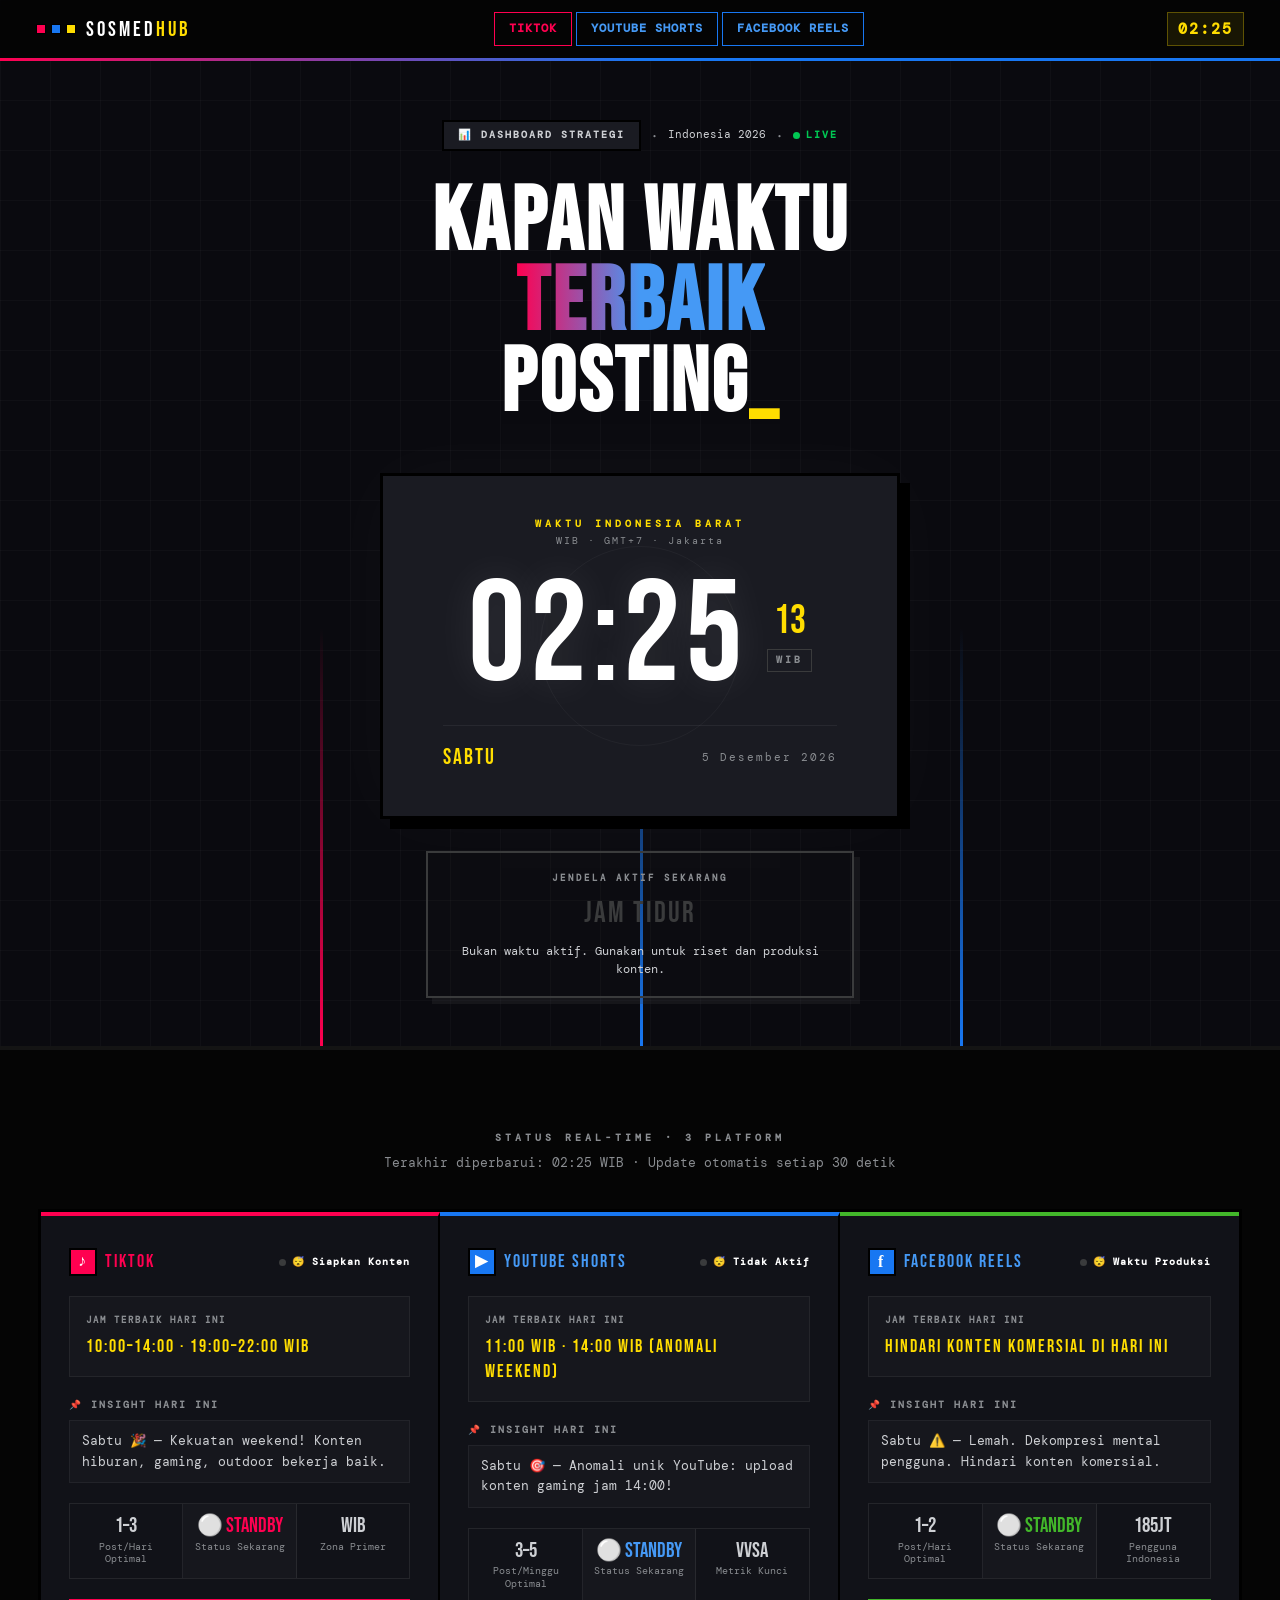
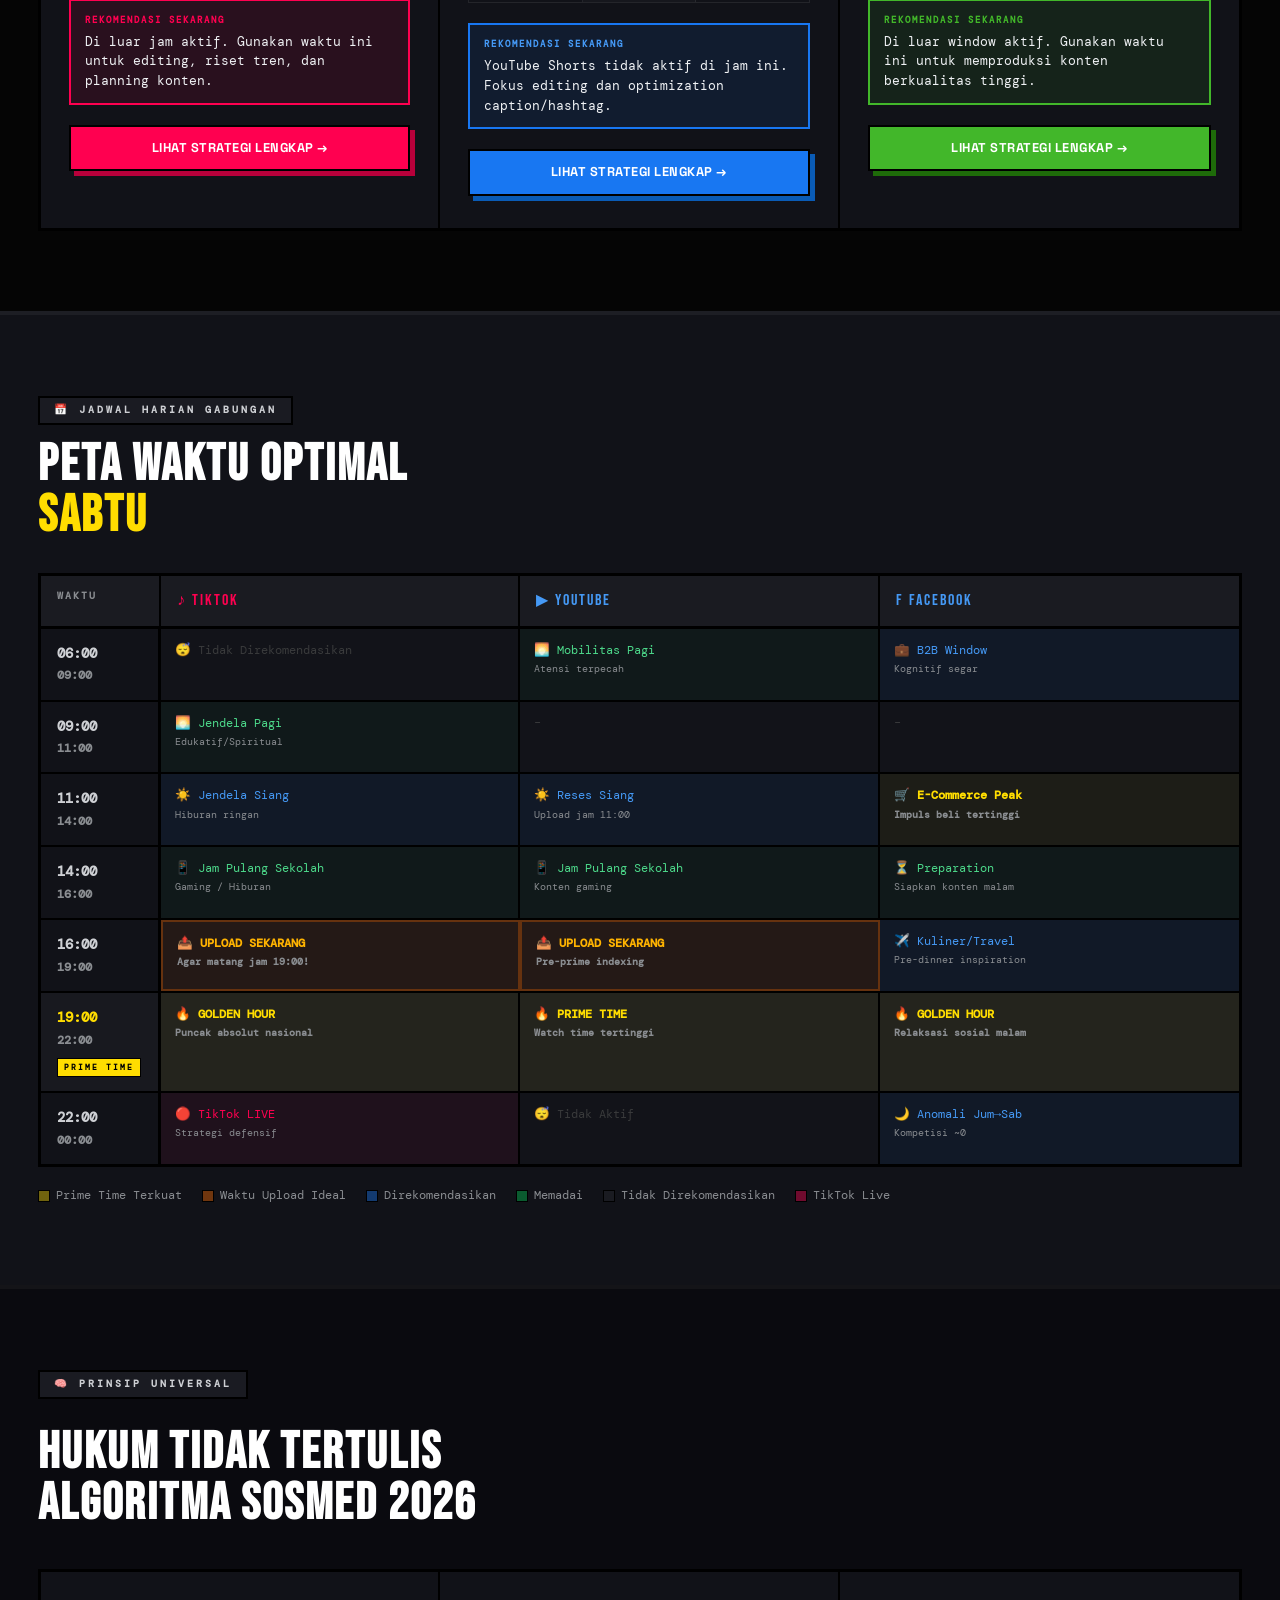
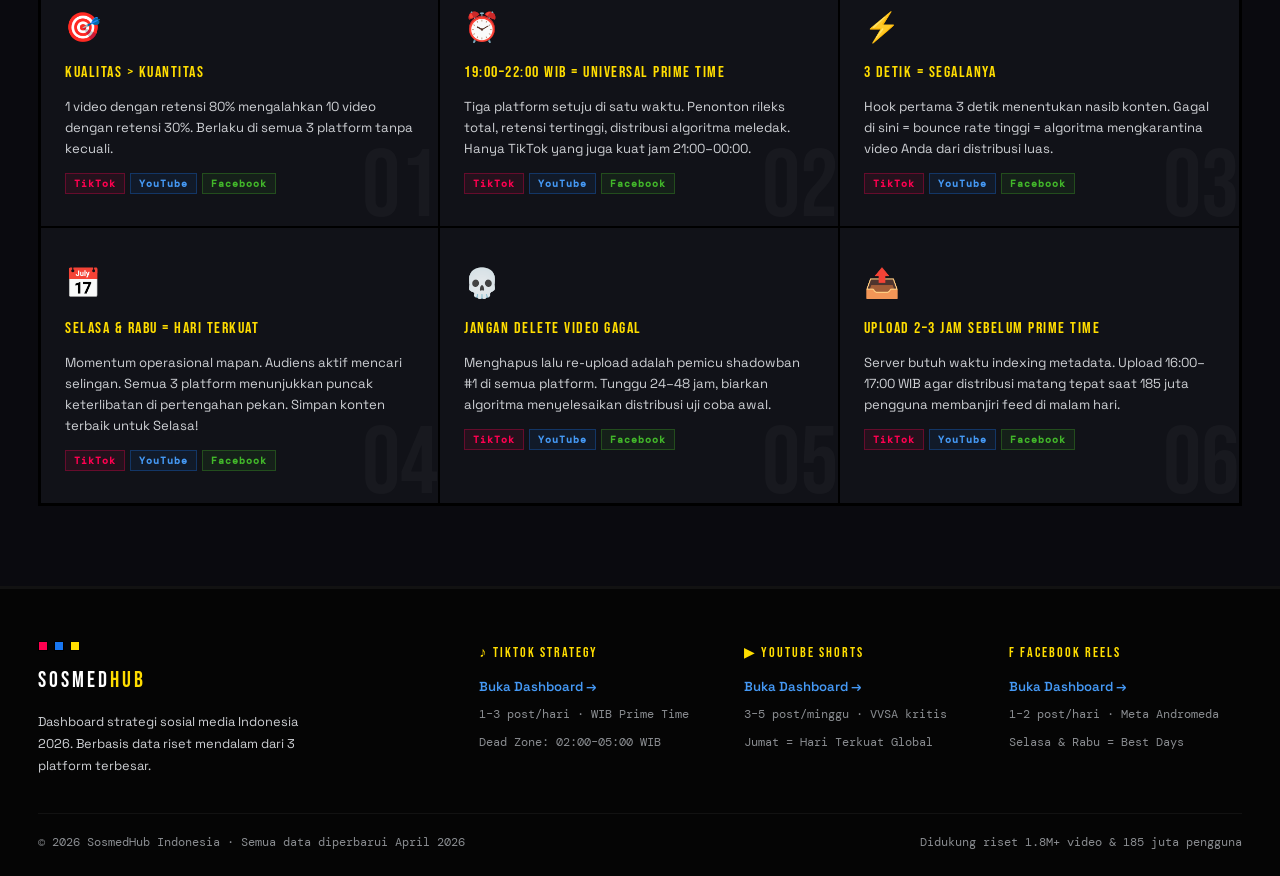
<file: hub/index.html>
﻿<!DOCTYPE html>
<html lang="id">
<head>
  <meta charset="UTF-8" />
  <meta name="viewport" content="width=device-width, initial-scale=1.0" />
  <title>Social Media Strategy Hub Indonesia 2026 | TikTok · YouTube Shorts · Facebook Reels</title>
  <meta name="description" content="Dashboard strategi posting optimal untuk TikTok, YouTube Shorts, dan Facebook Reels Indonesia 2026. Live WIB Clock menampilkan waktu terbaik posting secara real-time." />
  <link rel="preconnect" href="https://fonts.googleapis.com" />
  <link rel="preconnect" href="https://fonts.gstatic.com" crossorigin />
  <link href="https://fonts.googleapis.com/css2?family=Space+Grotesk:wght@300;400;500;600;700&family=Bebas+Neue&family=DM+Mono:wght@400;500&display=swap" rel="stylesheet" />
  <link rel="stylesheet" href="style.css" />
</head>
<body>

  <!-- ===== NAVBAR ===== -->
  <nav class="navbar">
    <div class="nav-brand">
      <div class="brand-dots">
        <span class="bd bd--tt"></span>
        <span class="bd bd--yt"></span>
        <span class="bd bd--fb"></span>
      </div>
      <span class="brand-name">SOSMED<span class="brand-accent">HUB</span></span>
    </div>
    <div class="nav-links">
      <a href="../tiktok/" target="_blank" class="nlink nlink--tt">TikTok</a>
      <a href="../yt-shorts/" target="_blank" class="nlink nlink--yt">YouTube Shorts</a>
      <a href="../fb-reels/" target="_blank" class="nlink nlink--fb">Facebook Reels</a>
    </div>
    <div class="nav-time-mini" id="nav-time-mini">--:--</div>
  </nav>

  <!-- ===== HERO — LIVE CLOCK ===== -->
  <header class="hero">
    <div class="hero-bg-grid"></div>

    <div class="hero-inner">
      <div class="hero-eyebrow">
        <span class="eye-tag">📊 DASHBOARD STRATEGI</span>
        <span class="eye-sep">·</span>
        <span class="eye-txt">Indonesia 2026</span>
        <span class="eye-sep">·</span>
        <span class="eye-live"><span class="live-dot"></span> LIVE</span>
      </div>

      <h1 class="hero-title">
        KAPAN WAKTU<br>
        <span class="ht--gradient">TERBAIK</span><br>
        POSTING<span class="ht--blink">_</span>
      </h1>

      <!-- MEGA CLOCK -->
      <div class="mega-clock" id="mega-clock">
        <div class="mc-top">
          <div class="mc-zone-label">WAKTU INDONESIA BARAT</div>
          <div class="mc-zone-sub">WIB · GMT+7 · Jakarta</div>
        </div>
        <div class="mc-time-row">
          <div class="mc-digits" id="mc-digits">00:00</div>
          <div class="mc-right">
            <div class="mc-seconds" id="mc-seconds">00</div>
            <div class="mc-ampm" id="mc-ampm">WIB</div>
          </div>
        </div>
        <div class="mc-bottom">
          <div class="mc-day" id="mc-day">---</div>
          <div class="mc-date" id="mc-date">-- April 2026</div>
        </div>
        <div class="mc-pulse-ring"></div>
      </div>

      <!-- CURRENT WINDOW STATUS -->
      <div class="window-status" id="window-status">
        <div class="ws-label">JENDELA AKTIF SEKARANG</div>
        <div class="ws-name" id="ws-name">Menghitung...</div>
        <div class="ws-desc" id="ws-desc">–</div>
      </div>
    </div>

    <!-- Animated lines -->
    <div class="hero-line hero-line--tt"></div>
    <div class="hero-line hero-line--yt"></div>
    <div class="hero-line hero-line--fb"></div>
  </header>

  <!-- ===== 3 PLATFORM STATUS CARDS ===== -->
  <section class="platforms-section">
    <div class="container">
      <div class="platforms-header">
        <div class="ph-title">STATUS REAL-TIME · 3 PLATFORM</div>
        <div class="ph-sub" id="ph-sub">Update setiap 30 detik · Berdasarkan jam WIB sekarang</div>
      </div>

      <div class="platform-cards">

        <!-- TikTok -->
        <div class="pcard pcard--tt" id="pcard-tt">
          <div class="pcard-header">
            <div class="pcard-logo pcard-logo--tt">
              <span class="logo-icon-tt">♪</span>
              <span>TikTok</span>
            </div>
            <div class="pcard-status" id="tt-status-badge">
              <span class="pstatus-dot" id="tt-dot"></span>
              <span id="tt-status-text">Menganalisis...</span>
            </div>
          </div>

          <div class="pcard-clock-display">
            <div class="pcd-label">JAM TERBAIK HARI INI</div>
            <div class="pcd-times" id="tt-best-times">–</div>
          </div>

          <div class="pcard-insights">
            <div class="pi-title">📌 INSIGHT HARI INI</div>
            <div class="pi-item" id="tt-day-insight">–</div>
          </div>

          <div class="pcard-metrics">
            <div class="pm-item">
              <div class="pm-val">1–3</div>
              <div class="pm-lbl">Post/Hari Optimal</div>
            </div>
            <div class="pm-item pm-item--accent">
              <div class="pm-val" id="tt-window-status">–</div>
              <div class="pm-lbl">Status Sekarang</div>
            </div>
            <div class="pm-item">
              <div class="pm-val">WIB</div>
              <div class="pm-lbl">Zona Primer</div>
            </div>
          </div>

          <div class="pcard-now-bar" id="tt-now-bar">
            <div class="pnb-label">REKOMENDASI SEKARANG</div>
            <div class="pnb-text" id="tt-now-text">–</div>
          </div>

          <a href="../tiktok/" target="_blank" class="pcard-cta pcard-cta--tt" id="pcard-tt-cta">
            Lihat Strategi Lengkap →
          </a>
        </div>

        <!-- YouTube Shorts -->
        <div class="pcard pcard--yt" id="pcard-yt">
          <div class="pcard-header">
            <div class="pcard-logo pcard-logo--yt">
              <span class="logo-icon-yt">▶</span>
              <span>YouTube Shorts</span>
            </div>
            <div class="pcard-status" id="yt-status-badge">
              <span class="pstatus-dot" id="yt-dot"></span>
              <span id="yt-status-text">Menganalisis...</span>
            </div>
          </div>

          <div class="pcard-clock-display">
            <div class="pcd-label">JAM TERBAIK HARI INI</div>
            <div class="pcd-times" id="yt-best-times">–</div>
          </div>

          <div class="pcard-insights">
            <div class="pi-title">📌 INSIGHT HARI INI</div>
            <div class="pi-item" id="yt-day-insight">–</div>
          </div>

          <div class="pcard-metrics">
            <div class="pm-item">
              <div class="pm-val">3–5</div>
              <div class="pm-lbl">Post/Minggu Optimal</div>
            </div>
            <div class="pm-item pm-item--accent-yt">
              <div class="pm-val" id="yt-window-status">–</div>
              <div class="pm-lbl">Status Sekarang</div>
            </div>
            <div class="pm-item">
              <div class="pm-val">VVSA</div>
              <div class="pm-lbl">Metrik Kunci</div>
            </div>
          </div>

          <div class="pcard-now-bar pcard-now-bar--yt" id="yt-now-bar">
            <div class="pnb-label">REKOMENDASI SEKARANG</div>
            <div class="pnb-text" id="yt-now-text">–</div>
          </div>

          <a href="../yt-shorts/" target="_blank" class="pcard-cta pcard-cta--yt" id="pcard-yt-cta">
            Lihat Strategi Lengkap →
          </a>
        </div>

        <!-- Facebook Reels -->
        <div class="pcard pcard--fb" id="pcard-fb">
          <div class="pcard-header">
            <div class="pcard-logo pcard-logo--fb">
              <span class="logo-icon-fb">f</span>
              <span>Facebook Reels</span>
            </div>
            <div class="pcard-status" id="fb-status-badge">
              <span class="pstatus-dot" id="fb-dot"></span>
              <span id="fb-status-text">Menganalisis...</span>
            </div>
          </div>

          <div class="pcard-clock-display">
            <div class="pcd-label">JAM TERBAIK HARI INI</div>
            <div class="pcd-times" id="fb-best-times">–</div>
          </div>

          <div class="pcard-insights">
            <div class="pi-title">📌 INSIGHT HARI INI</div>
            <div class="pi-item" id="fb-day-insight">–</div>
          </div>

          <div class="pcard-metrics">
            <div class="pm-item">
              <div class="pm-val">1–2</div>
              <div class="pm-lbl">Post/Hari Optimal</div>
            </div>
            <div class="pm-item pm-item--accent-fb">
              <div class="pm-val" id="fb-window-status">–</div>
              <div class="pm-lbl">Status Sekarang</div>
            </div>
            <div class="pm-item">
              <div class="pm-val">185JT</div>
              <div class="pm-lbl">Pengguna Indonesia</div>
            </div>
          </div>

          <div class="pcard-now-bar pcard-now-bar--fb" id="fb-now-bar">
            <div class="pnb-label">REKOMENDASI SEKARANG</div>
            <div class="pnb-text" id="fb-now-text">–</div>
          </div>

          <a href="../fb-reels/" target="_blank" class="pcard-cta pcard-cta--fb" id="pcard-fb-cta">
            Lihat Strategi Lengkap →
          </a>
        </div>

      </div>
    </div>
  </section>

  <!-- ===== DAILY SCHEDULE TABLE ===== -->
  <section class="schedule-section">
    <div class="container">
      <div class="sched-header">
        <div class="section-tag">📅 JADWAL HARIAN GABUNGAN</div>
        <h2 class="sched-title">PETA WAKTU OPTIMAL<br><span class="sched-title--day" id="sched-today">HARI INI</span></h2>
      </div>

      <div class="time-grid">
        <!-- Header -->
        <div class="tg-head">
          <div class="tgh-time">WAKTU</div>
          <div class="tgh-platform tgh-platform--tt">♪ TikTok</div>
          <div class="tgh-platform tgh-platform--yt">▶ YouTube</div>
          <div class="tgh-platform tgh-platform--fb">f Facebook</div>
        </div>

        <!-- 06:00 - 09:00 -->
        <div class="tg-row" data-hour-start="6" data-hour-end="9">
          <div class="tg-time">06:00<br><span>09:00</span></div>
          <div class="tg-cell tg-cell--none">
            <div class="tc-inner">😴 Tidak Direkomendasikan</div>
          </div>
          <div class="tg-cell tg-cell--ok">
            <div class="tc-inner">🌅 Mobilitas Pagi<br><small>Atensi terpecah</small></div>
          </div>
          <div class="tg-cell tg-cell--good">
            <div class="tc-inner">💼 B2B Window<br><small>Kognitif segar</small></div>
          </div>
        </div>

        <!-- 09:00 - 11:00 -->
        <div class="tg-row" data-hour-start="9" data-hour-end="11">
          <div class="tg-time">09:00<br><span>11:00</span></div>
          <div class="tg-cell tg-cell--ok">
            <div class="tc-inner">🌅 Jendela Pagi<br><small>Edukatif/Spiritual</small></div>
          </div>
          <div class="tg-cell tg-cell--none">
            <div class="tc-inner">–</div>
          </div>
          <div class="tg-cell tg-cell--none">
            <div class="tc-inner">–</div>
          </div>
        </div>

        <!-- 11:00 - 14:00 -->
        <div class="tg-row" data-hour-start="11" data-hour-end="14">
          <div class="tg-time">11:00<br><span>14:00</span></div>
          <div class="tg-cell tg-cell--good">
            <div class="tc-inner">☀️ Jendela Siang<br><small>Hiburan ringan</small></div>
          </div>
          <div class="tg-cell tg-cell--good">
            <div class="tc-inner">☀️ Reses Siang<br><small>Upload jam 11:00</small></div>
          </div>
          <div class="tg-cell tg-cell--best">
            <div class="tc-inner">🛒 E-Commerce Peak<br><small>Impuls beli tertinggi</small></div>
          </div>
        </div>

        <!-- 14:00 - 16:00 -->
        <div class="tg-row" data-hour-start="14" data-hour-end="16">
          <div class="tg-time">14:00<br><span>16:00</span></div>
          <div class="tg-cell tg-cell--ok">
            <div class="tc-inner">📱 Jam Pulang Sekolah<br><small>Gaming / Hiburan</small></div>
          </div>
          <div class="tg-cell tg-cell--ok">
            <div class="tc-inner">📱 Jam Pulang Sekolah<br><small>Konten gaming</small></div>
          </div>
          <div class="tg-cell tg-cell--ok">
            <div class="tc-inner">⏳ Preparation<br><small>Siapkan konten malam</small></div>
          </div>
        </div>

        <!-- 16:00 - 19:00 -->
        <div class="tg-row" data-hour-start="16" data-hour-end="19">
          <div class="tg-time">16:00<br><span>19:00</span></div>
          <div class="tg-cell tg-cell--upload">
            <div class="tc-inner">📤 UPLOAD SEKARANG<br><small>Agar matang jam 19:00!</small></div>
          </div>
          <div class="tg-cell tg-cell--upload">
            <div class="tc-inner">📤 UPLOAD SEKARANG<br><small>Pre-prime indexing</small></div>
          </div>
          <div class="tg-cell tg-cell--good">
            <div class="tc-inner">✈️ Kuliner/Travel<br><small>Pre-dinner inspiration</small></div>
          </div>
        </div>

        <!-- 19:00 - 22:00 -->
        <div class="tg-row tg-row--prime" data-hour-start="19" data-hour-end="22">
          <div class="tg-time tg-time--prime">19:00<br><span>22:00</span><div class="prime-badge">PRIME TIME</div></div>
          <div class="tg-cell tg-cell--best">
            <div class="tc-inner">🔥 GOLDEN HOUR<br><small>Puncak absolut nasional</small></div>
          </div>
          <div class="tg-cell tg-cell--best">
            <div class="tc-inner">🔥 PRIME TIME<br><small>Watch time tertinggi</small></div>
          </div>
          <div class="tg-cell tg-cell--best">
            <div class="tc-inner">🔥 GOLDEN HOUR<br><small>Relaksasi sosial malam</small></div>
          </div>
        </div>

        <!-- 22:00 - 00:00 -->
        <div class="tg-row" data-hour-start="22" data-hour-end="24">
          <div class="tg-time">22:00<br><span>00:00</span></div>
          <div class="tg-cell tg-cell--tt-live">
            <div class="tc-inner">🔴 TikTok LIVE<br><small>Strategi defensif</small></div>
          </div>
          <div class="tg-cell tg-cell--none">
            <div class="tc-inner">😴 Tidak Aktif</div>
          </div>
          <div class="tg-cell tg-cell--good">
            <div class="tc-inner">🌙 Anomali Jum→Sab<br><small>Kompetisi ~0</small></div>
          </div>
        </div>

      </div>

      <!-- Legend -->
      <div class="legend">
        <div class="leg-item"><span class="leg-dot leg-dot--best"></span> Prime Time Terkuat</div>
        <div class="leg-item"><span class="leg-dot leg-dot--upload"></span> Waktu Upload Ideal</div>
        <div class="leg-item"><span class="leg-dot leg-dot--good"></span> Direkomendasikan</div>
        <div class="leg-item"><span class="leg-dot leg-dot--ok"></span> Memadai</div>
        <div class="leg-item"><span class="leg-dot leg-dot--none"></span> Tidak Direkomendasikan</div>
        <div class="leg-item"><span class="leg-dot leg-dot--live"></span> TikTok Live</div>
      </div>
    </div>
  </section>

  <!-- ===== KEY AXIOMS ===== -->
  <section class="axioms-section">
    <div class="container">
      <div class="section-tag">🧠 PRINSIP UNIVERSAL</div>
      <h2 class="axioms-title">HUKUM TIDAK TERTULIS<br>ALGORITMA SOSMED 2026</h2>

      <div class="axioms-grid">
        <div class="axiom-card" id="ax-1">
          <div class="ax-icon">🎯</div>
          <div class="ax-number">01</div>
          <div class="ax-title">KUALITAS > KUANTITAS</div>
          <div class="ax-desc">1 video dengan retensi 80% mengalahkan 10 video dengan retensi 30%. Berlaku di semua 3 platform tanpa kecuali.</div>
          <div class="ax-platforms">
            <span class="axp axp--tt">TikTok</span>
            <span class="axp axp--yt">YouTube</span>
            <span class="axp axp--fb">Facebook</span>
          </div>
        </div>
        <div class="axiom-card" id="ax-2">
          <div class="ax-icon">⏰</div>
          <div class="ax-number">02</div>
          <div class="ax-title">19:00–22:00 WIB = UNIVERSAL PRIME TIME</div>
          <div class="ax-desc">Tiga platform setuju di satu waktu. Penonton rileks total, retensi tertinggi, distribusi algoritma meledak. Hanya TikTok yang juga kuat jam 21:00–00:00.</div>
          <div class="ax-platforms">
            <span class="axp axp--tt">TikTok</span>
            <span class="axp axp--yt">YouTube</span>
            <span class="axp axp--fb">Facebook</span>
          </div>
        </div>
        <div class="axiom-card" id="ax-3">
          <div class="ax-icon">⚡</div>
          <div class="ax-number">03</div>
          <div class="ax-title">3 DETIK = SEGALANYA</div>
          <div class="ax-desc">Hook pertama 3 detik menentukan nasib konten. Gagal di sini = bounce rate tinggi = algoritma mengkarantina video Anda dari distribusi luas.</div>
          <div class="ax-platforms">
            <span class="axp axp--tt">TikTok</span>
            <span class="axp axp--yt">YouTube</span>
            <span class="axp axp--fb">Facebook</span>
          </div>
        </div>
        <div class="axiom-card" id="ax-4">
          <div class="ax-icon">📅</div>
          <div class="ax-number">04</div>
          <div class="ax-title">SELASA & RABU = HARI TERKUAT</div>
          <div class="ax-desc">Momentum operasional mapan. Audiens aktif mencari selingan. Semua 3 platform menunjukkan puncak keterlibatan di pertengahan pekan. Simpan konten terbaik untuk Selasa!</div>
          <div class="ax-platforms">
            <span class="axp axp--tt">TikTok</span>
            <span class="axp axp--yt">YouTube</span>
            <span class="axp axp--fb">Facebook</span>
          </div>
        </div>
        <div class="axiom-card" id="ax-5">
          <div class="ax-icon">💀</div>
          <div class="ax-number">05</div>
          <div class="ax-title">JANGAN DELETE VIDEO GAGAL</div>
          <div class="ax-desc">Menghapus lalu re-upload adalah pemicu shadowban #1 di semua platform. Tunggu 24–48 jam, biarkan algoritma menyelesaikan distribusi uji coba awal.</div>
          <div class="ax-platforms">
            <span class="axp axp--tt">TikTok</span>
            <span class="axp axp--yt">YouTube</span>
            <span class="axp axp--fb">Facebook</span>
          </div>
        </div>
        <div class="axiom-card" id="ax-6">
          <div class="ax-icon">📤</div>
          <div class="ax-number">06</div>
          <div class="ax-title">UPLOAD 2–3 JAM SEBELUM PRIME TIME</div>
          <div class="ax-desc">Server butuh waktu indexing metadata. Upload 16:00–17:00 WIB agar distribusi matang tepat saat 185 juta pengguna membanjiri feed di malam hari.</div>
          <div class="ax-platforms">
            <span class="axp axp--tt">TikTok</span>
            <span class="axp axp--yt">YouTube</span>
            <span class="axp axp--fb">Facebook</span>
          </div>
        </div>
      </div>
    </div>
  </section>

  <!-- ===== FOOTER ===== -->
  <footer class="footer">
    <div class="container">
      <div class="footer-inner">
        <div class="footer-brand">
          <div class="fb-dots">
            <span class="bd bd--tt"></span>
            <span class="bd bd--yt"></span>
            <span class="bd bd--fb"></span>
          </div>
          <div class="fb-name">SOSMED<span>HUB</span></div>
          <p>Dashboard strategi sosial media Indonesia 2026. Berbasis data riset mendalam dari 3 platform terbesar.</p>
        </div>
        <div class="footer-links-grid">
          <div class="flg-col">
            <div class="flg-title">♪ TikTok Strategy</div>
            <a href="../tiktok/" target="_blank">Buka Dashboard →</a>
            <span>1–3 post/hari · WIB Prime Time</span>
            <span>Dead Zone: 02:00–05:00 WIB</span>
          </div>
          <div class="flg-col">
            <div class="flg-title">▶ YouTube Shorts</div>
            <a href="../yt-shorts/" target="_blank">Buka Dashboard →</a>
            <span>3–5 post/minggu · VVSA kritis</span>
            <span>Jumat = Hari Terkuat Global</span>
          </div>
          <div class="flg-col">
            <div class="flg-title">f Facebook Reels</div>
            <a href="../fb-reels/" target="_blank">Buka Dashboard →</a>
            <span>1–2 post/hari · Meta Andromeda</span>
            <span>Selasa & Rabu = Best Days</span>
          </div>
        </div>
      </div>
      <div class="footer-bottom">
        <span>© 2026 SosmedHub Indonesia · Semua data diperbarui April 2026</span>
        <span>Didukung riset 1.8M+ video & 185 juta pengguna</span>
      </div>
    </div>
  </footer>

  <script src="app.js"></script>
</body>
</html>
</file>
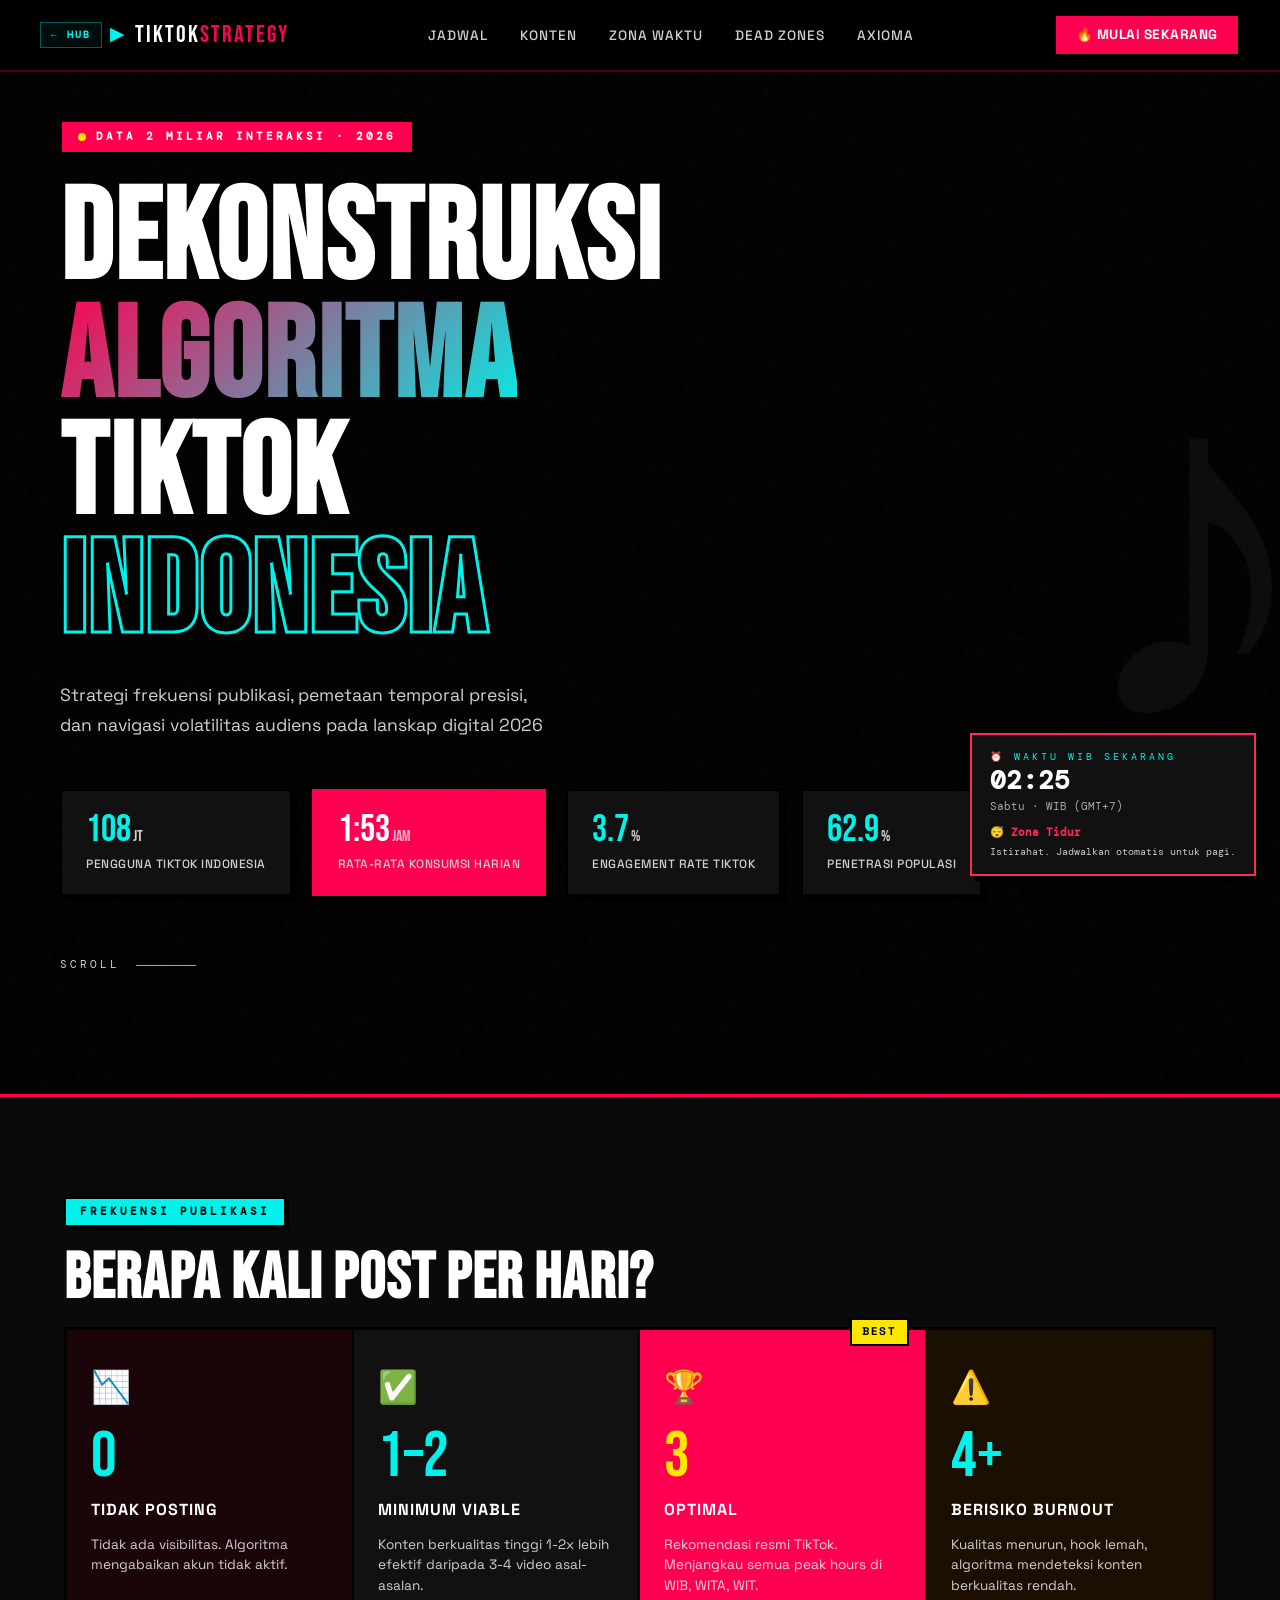
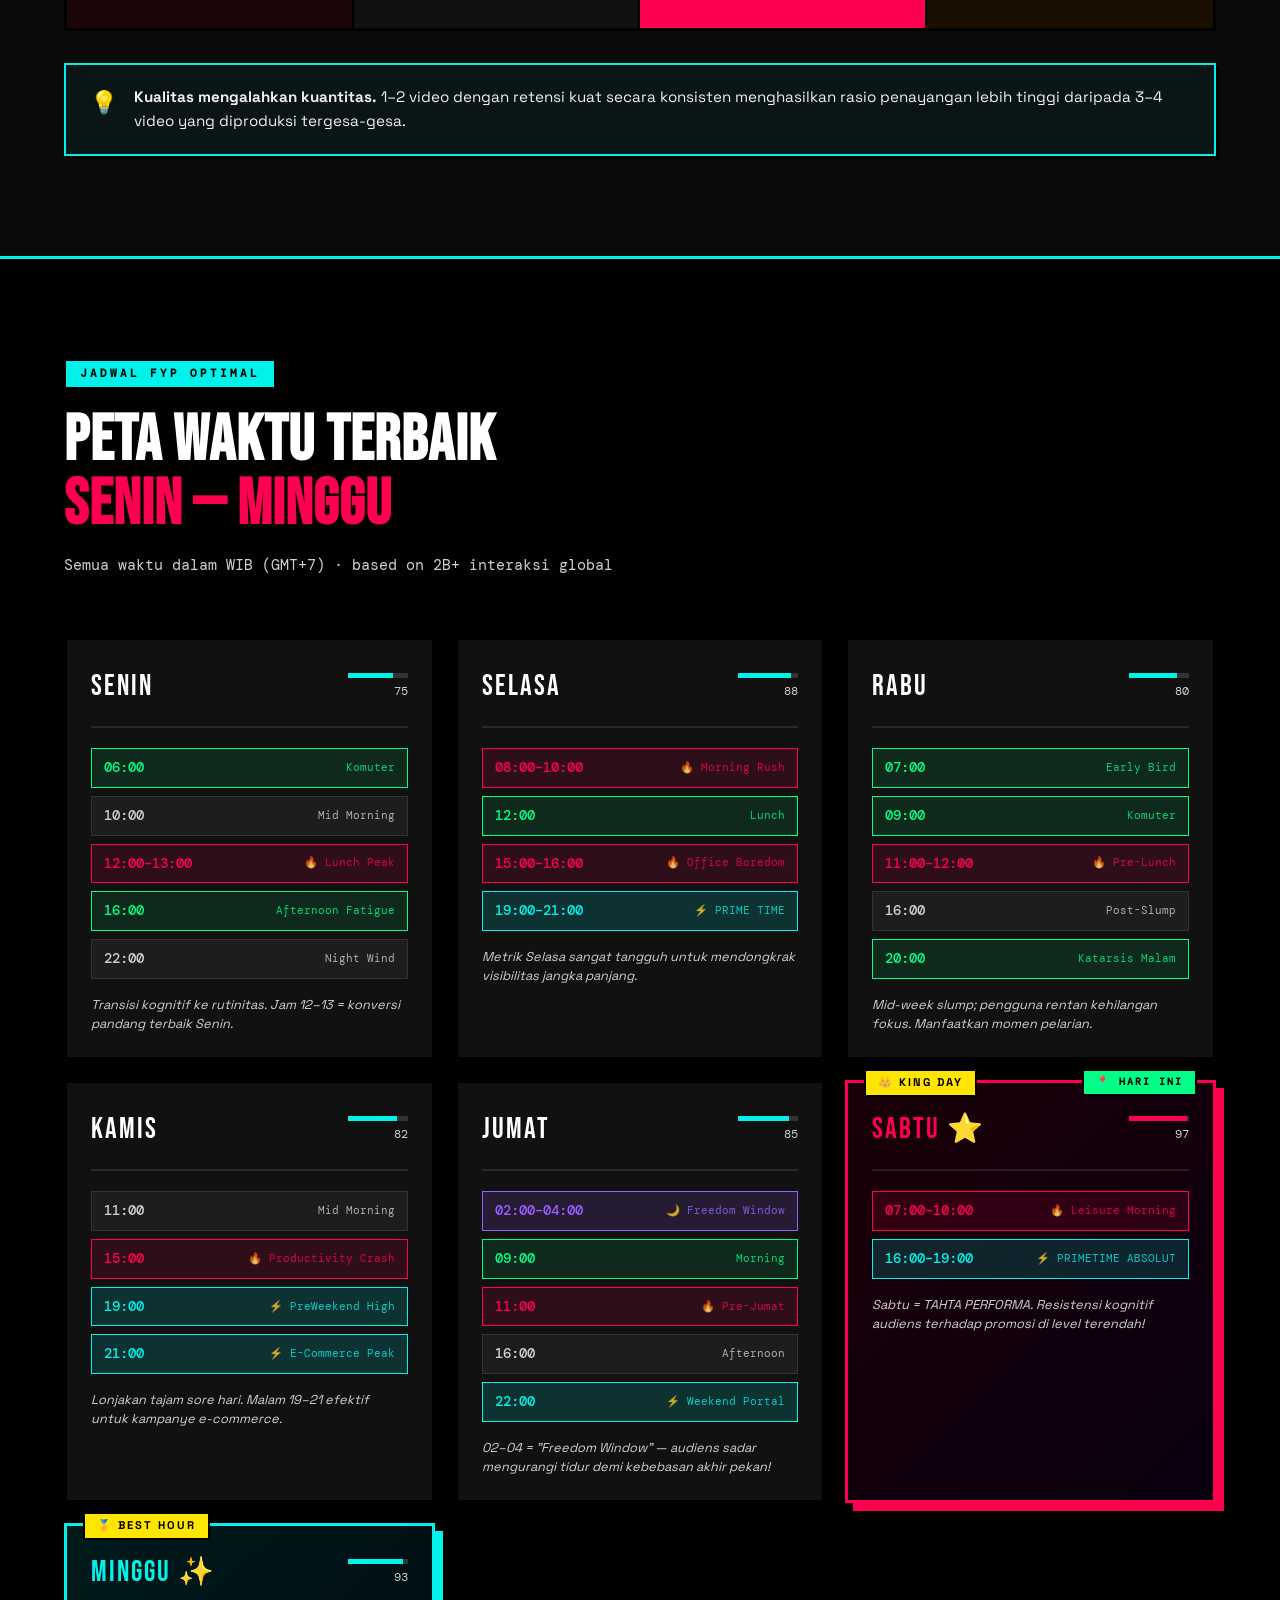
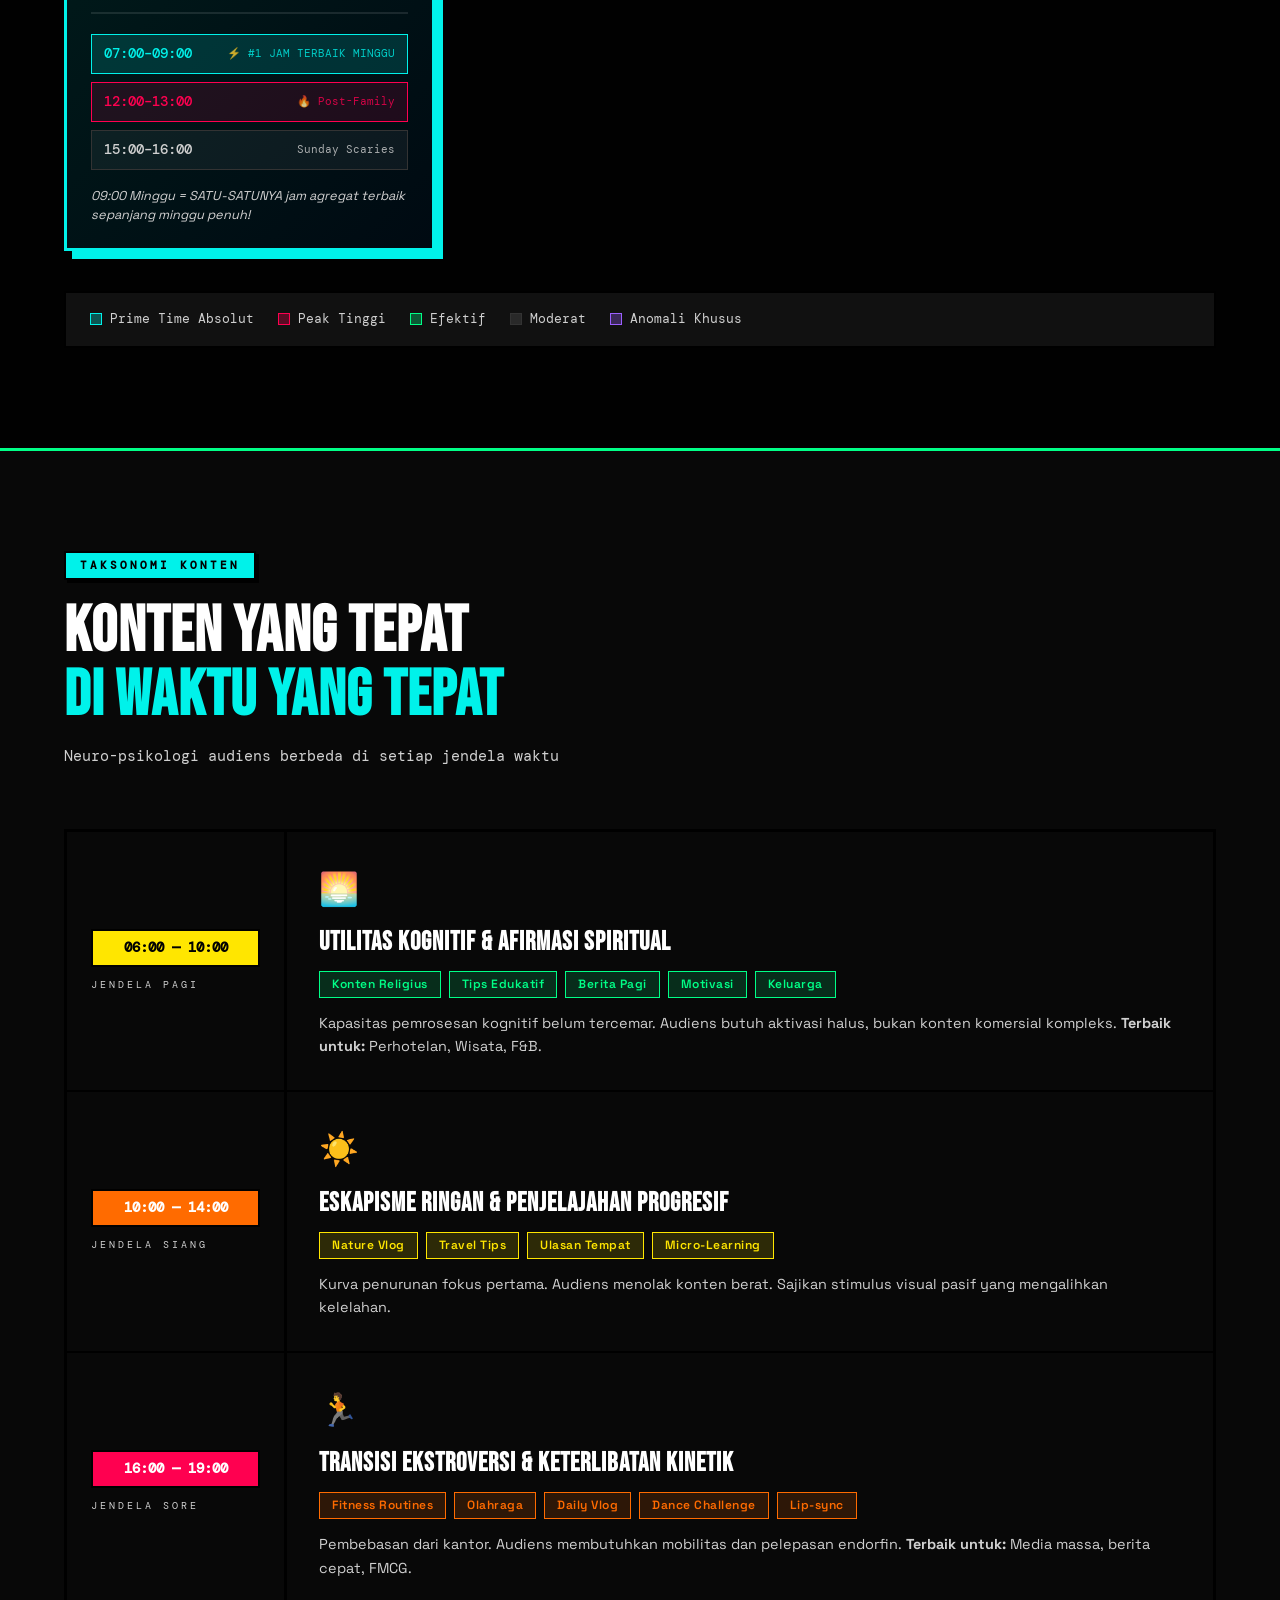
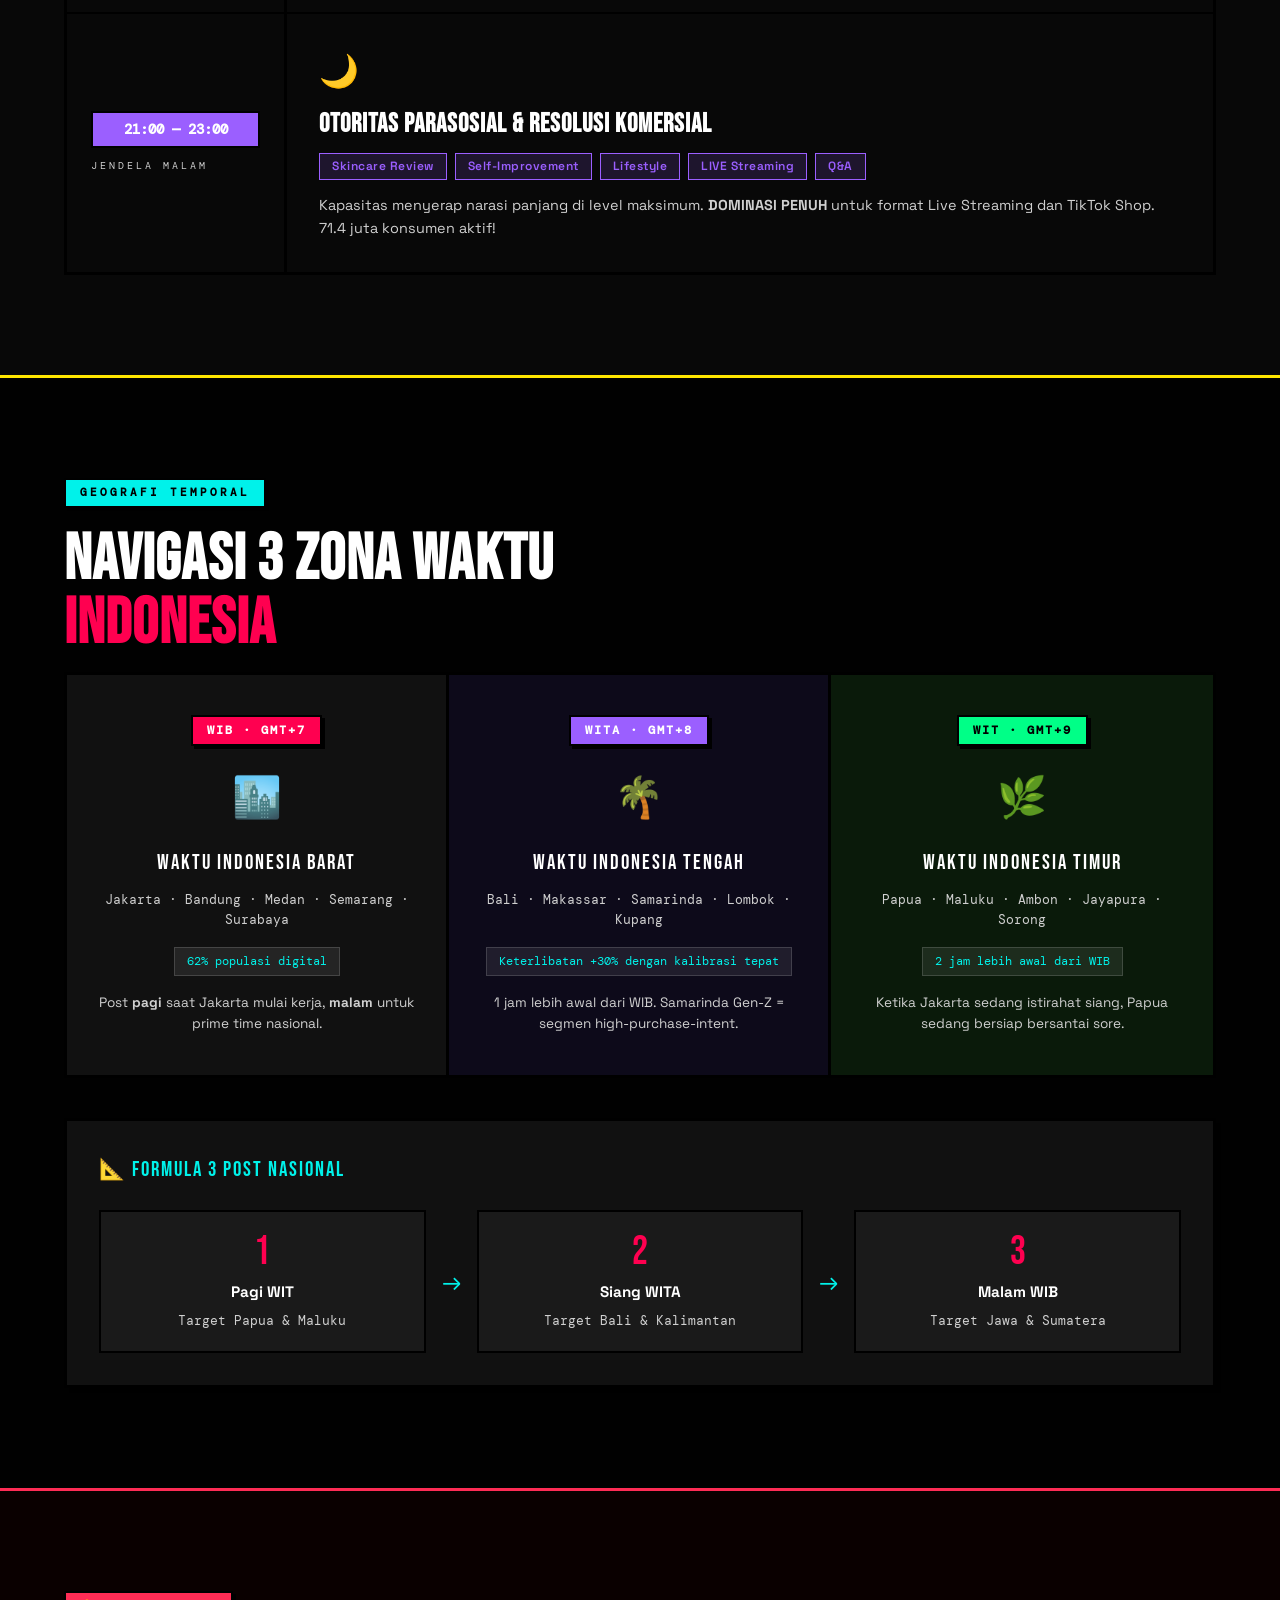
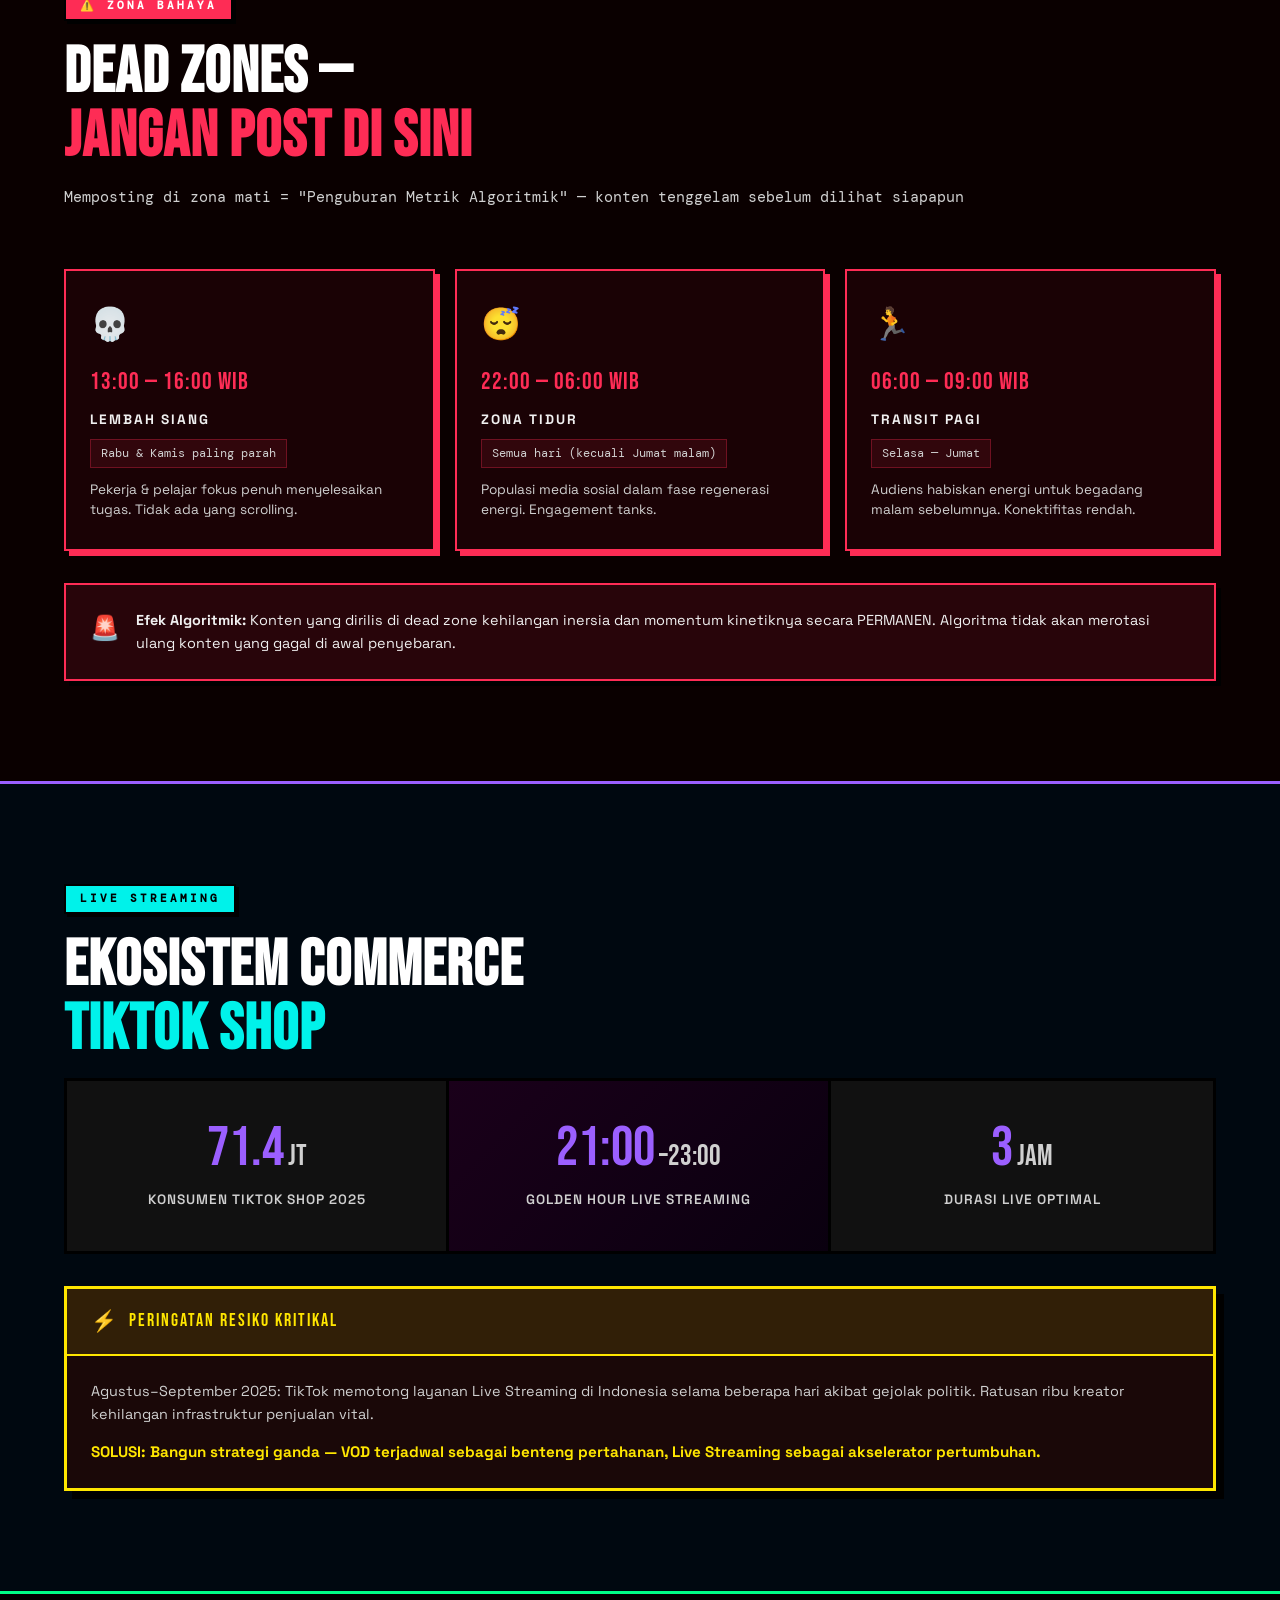
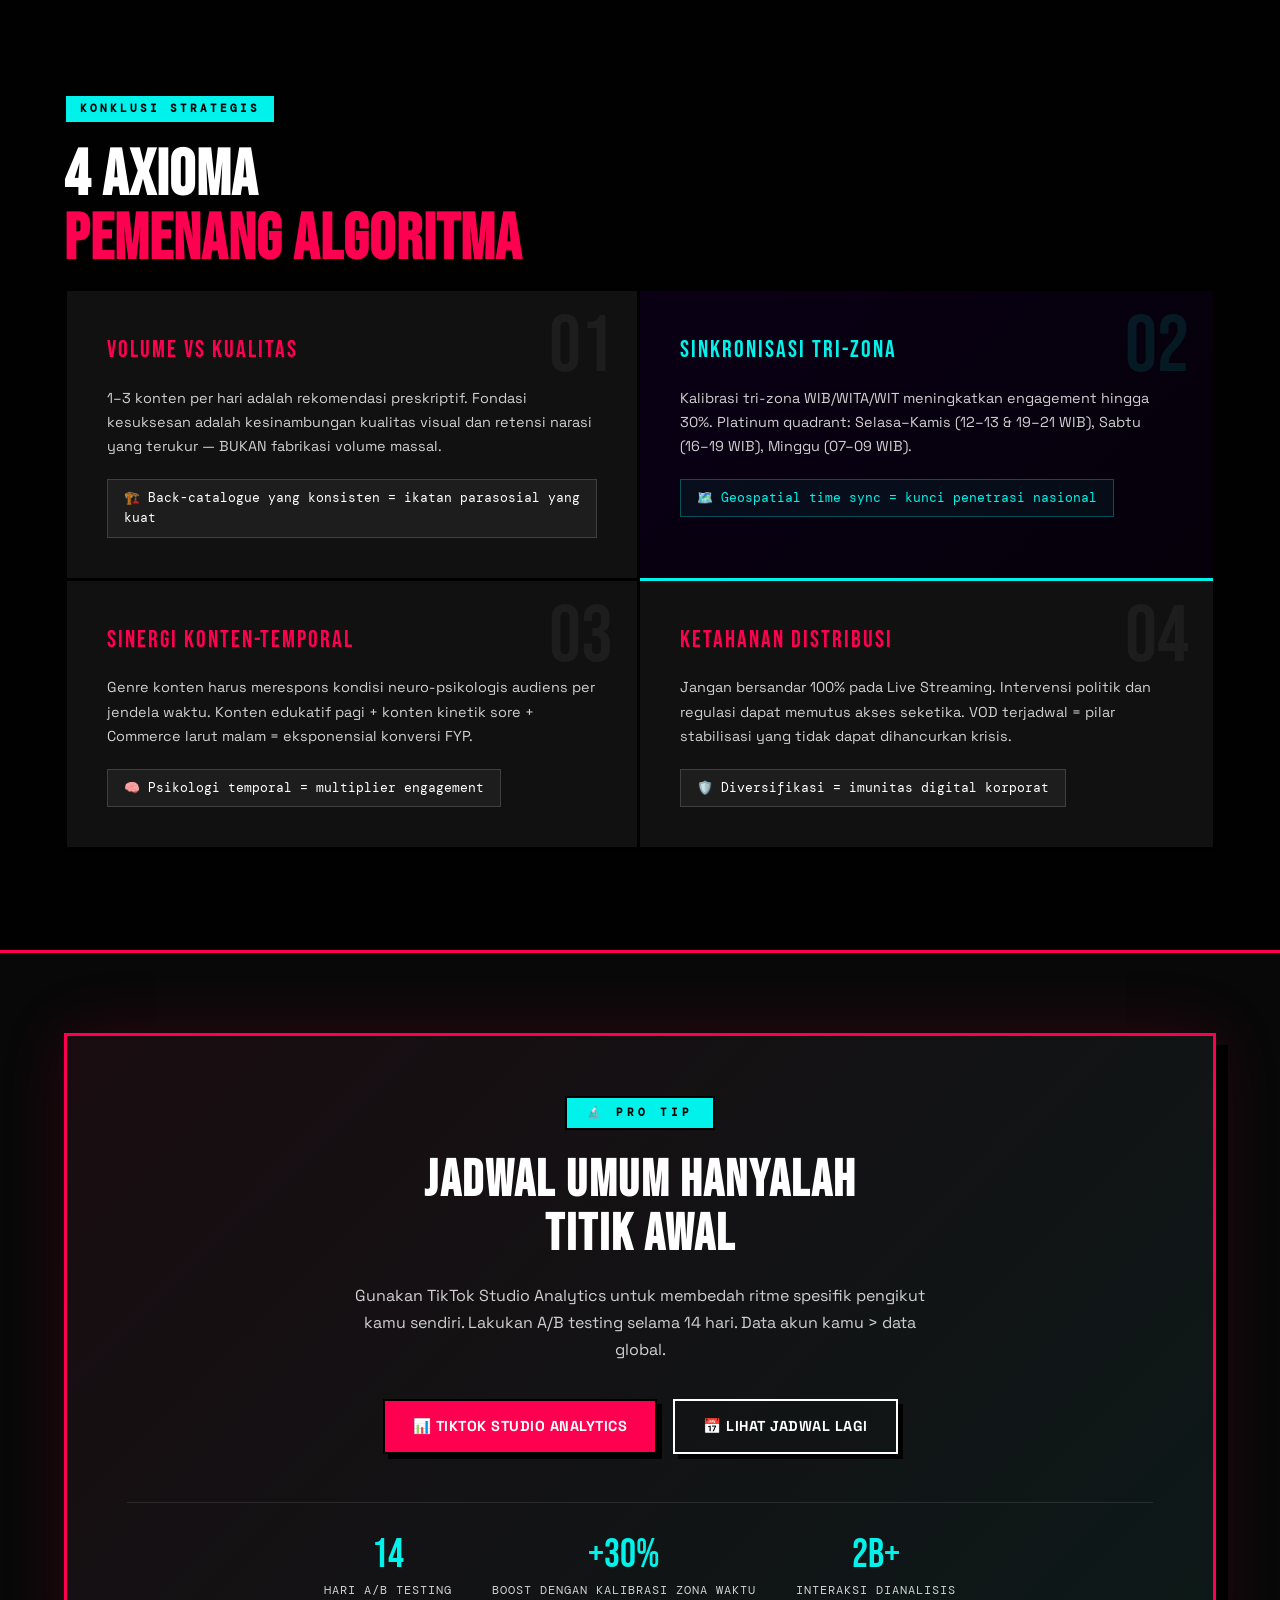
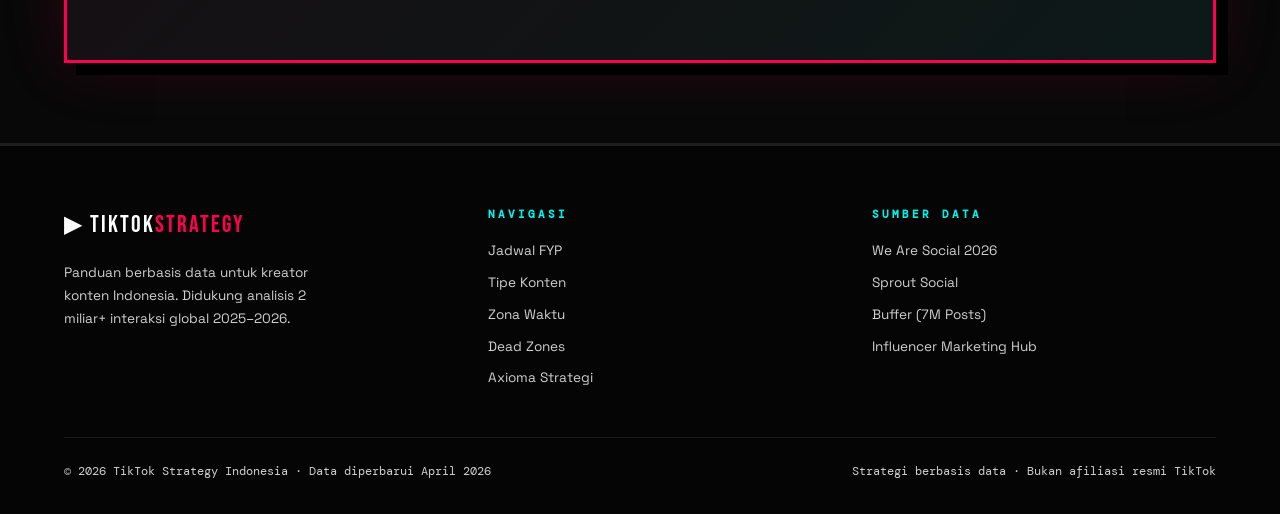
<file: tiktok/index.html>
﻿<!DOCTYPE html>
<html lang="id">
<head>
  <meta charset="UTF-8" />
  <meta name="viewport" content="width=device-width, initial-scale=1.0" />
  <title>Jadwal Posting TikTok Indonesia Optimal 2026 | Dekonstruksi Algoritma FYP</title>
  <meta name="description" content="Panduan data-driven jadwal posting TikTok optimal untuk kreator konten Indonesia 2026. Analisis algoritma FYP, zona waktu WIB/WITA/WIT, dan strategi konten berbasis temporal." />
  <link rel="preconnect" href="https://fonts.googleapis.com" />
  <link rel="preconnect" href="https://fonts.gstatic.com" crossorigin />
  <link href="https://fonts.googleapis.com/css2?family=Space+Grotesk:wght@300;400;500;600;700&family=Bebas+Neue&family=DM+Mono:wght@400;500&display=swap" rel="stylesheet" />
  <link rel="stylesheet" href="style.css" />
</head>
<body>

  <!-- ===== HERO ===== -->
  <header class="hero" id="hero">
    <div class="hero-noise"></div>
    <nav class="navbar">
      <div class="nav-logo">
        <a href="../hub/" class="nav-hub-back" title="Kembali ke SosmedHub">← HUB</a>
        <span class="logo-icon">▶</span>
        <span class="logo-text">TikTok<span class="logo-accent">Strategy</span></span>
      </div>
      <ul class="nav-links">
        <li><a href="#jadwal">Jadwal</a></li>
        <li><a href="#konten">Konten</a></li>
        <li><a href="#zona">Zona Waktu</a></li>
        <li><a href="#dead-zone">Dead Zones</a></li>
        <li><a href="#axioma">Axioma</a></li>
      </ul>
      <a href="#jadwal" class="nav-cta" id="nav-cta-btn">🔥 Mulai Sekarang</a>
    </nav>

    <div class="hero-content">
      <div class="hero-badge" id="hero-badge">
        <span class="badge-dot"></span>
        DATA 2 MILIAR INTERAKSI · 2026
      </div>
      <h1 class="hero-title" id="hero-title">
        DEKONSTRUKSI<br>
        <span class="title-gradient">ALGORITMA</span><br>
        TIKTOK<br>
        <span class="title-outline">INDONESIA</span>
      </h1>
      <p class="hero-subtitle" id="hero-subtitle">
        Strategi frekuensi publikasi, pemetaan temporal presisi,<br>dan navigasi volatilitas audiens pada lanskap digital 2026
      </p>
      <div class="hero-stats" id="hero-stats">
        <div class="stat-card">
          <div class="stat-num">108<span class="stat-unit">JT</span></div>
          <div class="stat-label">Pengguna TikTok Indonesia</div>
        </div>
        <div class="stat-card stat-card--highlight">
          <div class="stat-num">1:53<span class="stat-unit">JAM</span></div>
          <div class="stat-label">Rata-rata Konsumsi Harian</div>
        </div>
        <div class="stat-card">
          <div class="stat-num">3.7<span class="stat-unit">%</span></div>
          <div class="stat-label">Engagement Rate TikTok</div>
        </div>
        <div class="stat-card">
          <div class="stat-num">62.9<span class="stat-unit">%</span></div>
          <div class="stat-label">Penetrasi Populasi</div>
        </div>
      </div>
      <div class="hero-scroll" id="hero-scroll">
        <span>SCROLL</span>
        <div class="scroll-line"></div>
      </div>
    </div>

    <div class="hero-tiktok-bg" aria-hidden="true">
      <div class="tiktok-symbol">♪</div>
    </div>
  </header>

  <!-- ===== FREQUENCY SECTION ===== -->
  <section class="section freq-section" id="freq">
    <div class="container">
      <div class="section-tag">FREKUENSI PUBLIKASI</div>
      <h2 class="section-title">BERAPA KALI POST PER HARI?</h2>
      <div class="freq-grid">
        <div class="freq-card freq-card--bad" id="freq-low">
          <div class="freq-icon">📉</div>
          <div class="freq-num">0</div>
          <div class="freq-label">Tidak Posting</div>
          <div class="freq-desc">Tidak ada visibilitas. Algoritma mengabaikan akun tidak aktif.</div>
        </div>
        <div class="freq-card" id="freq-ok">
          <div class="freq-icon">✅</div>
          <div class="freq-num">1–2</div>
          <div class="freq-label">Minimum Viable</div>
          <div class="freq-desc">Konten berkualitas tinggi 1-2x lebih efektif daripada 3-4 video asal-asalan.</div>
        </div>
        <div class="freq-card freq-card--gold" id="freq-best">
          <div class="freq-icon">🏆</div>
          <div class="freq-num">3</div>
          <div class="freq-label">OPTIMAL</div>
          <div class="freq-desc">Rekomendasi resmi TikTok. Menjangkau semua peak hours di WIB, WITA, WIT.</div>
          <div class="freq-badge">BEST</div>
        </div>
        <div class="freq-card freq-card--warn" id="freq-high">
          <div class="freq-icon">⚠️</div>
          <div class="freq-num">4+</div>
          <div class="freq-label">Berisiko Burnout</div>
          <div class="freq-desc">Kualitas menurun, hook lemah, algoritma mendeteksi konten berkualitas rendah.</div>
        </div>
      </div>
      <div class="freq-insight">
        <div class="insight-icon">💡</div>
        <div class="insight-text">
          <strong>Kualitas mengalahkan kuantitas.</strong> 1–2 video dengan retensi kuat secara konsisten menghasilkan rasio penayangan lebih tinggi daripada 3–4 video yang diproduksi tergesa-gesa.
        </div>
      </div>
    </div>
  </section>

  <!-- ===== JADWAL HARIAN ===== -->
  <section class="section schedule-section" id="jadwal">
    <div class="container">
      <div class="section-tag">JADWAL FYP OPTIMAL</div>
      <h2 class="section-title">PETA WAKTU TERBAIK<br><span class="text-pink">SENIN — MINGGU</span></h2>
      <p class="section-sub">Semua waktu dalam WIB (GMT+7) · based on 2B+ interaksi global</p>

      <div class="days-grid" id="days-grid">

        <!-- SENIN -->
        <div class="day-card" id="day-senin" data-day="0">
          <div class="day-header">
            <div class="day-name">SENIN</div>
            <div class="day-score">
              <span class="score-bar" style="--score: 75%"></span>
              <span class="score-val">75</span>
            </div>
          </div>
          <div class="day-slots">
            <div class="slot slot--good">06:00 <span class="slot-tag">Komuter</span></div>
            <div class="slot slot--med">10:00 <span class="slot-tag">Mid Morning</span></div>
            <div class="slot slot--hot">12:00–13:00 <span class="slot-tag">🔥 Lunch Peak</span></div>
            <div class="slot slot--good">16:00 <span class="slot-tag">Afternoon Fatigue</span></div>
            <div class="slot slot--med">22:00 <span class="slot-tag">Night Wind</span></div>
          </div>
          <div class="day-insight">Transisi kognitif ke rutinitas. Jam 12–13 = konversi pandang terbaik Senin.</div>
        </div>

        <!-- SELASA -->
        <div class="day-card" id="day-selasa" data-day="1">
          <div class="day-header">
            <div class="day-name">SELASA</div>
            <div class="day-score">
              <span class="score-bar" style="--score: 88%"></span>
              <span class="score-val">88</span>
            </div>
          </div>
          <div class="day-slots">
            <div class="slot slot--hot">08:00–10:00 <span class="slot-tag">🔥 Morning Rush</span></div>
            <div class="slot slot--good">12:00 <span class="slot-tag">Lunch</span></div>
            <div class="slot slot--hot">15:00–16:00 <span class="slot-tag">🔥 Office Boredom</span></div>
            <div class="slot slot--best">19:00–21:00 <span class="slot-tag">⚡ PRIME TIME</span></div>
          </div>
          <div class="day-insight">Metrik Selasa sangat tangguh untuk mendongkrak visibilitas jangka panjang.</div>
        </div>

        <!-- RABU -->
        <div class="day-card" id="day-rabu" data-day="2">
          <div class="day-header">
            <div class="day-name">RABU</div>
            <div class="day-score">
              <span class="score-bar" style="--score: 80%"></span>
              <span class="score-val">80</span>
            </div>
          </div>
          <div class="day-slots">
            <div class="slot slot--good">07:00 <span class="slot-tag">Early Bird</span></div>
            <div class="slot slot--good">09:00 <span class="slot-tag">Komuter</span></div>
            <div class="slot slot--hot">11:00–12:00 <span class="slot-tag">🔥 Pre-Lunch</span></div>
            <div class="slot slot--med">16:00 <span class="slot-tag">Post-Slump</span></div>
            <div class="slot slot--good">20:00 <span class="slot-tag">Katarsis Malam</span></div>
          </div>
          <div class="day-insight">Mid-week slump; pengguna rentan kehilangan fokus. Manfaatkan momen pelarian.</div>
        </div>

        <!-- KAMIS -->
        <div class="day-card" id="day-kamis" data-day="3">
          <div class="day-header">
            <div class="day-name">KAMIS</div>
            <div class="day-score">
              <span class="score-bar" style="--score: 82%"></span>
              <span class="score-val">82</span>
            </div>
          </div>
          <div class="day-slots">
            <div class="slot slot--med">11:00 <span class="slot-tag">Mid Morning</span></div>
            <div class="slot slot--hot">15:00 <span class="slot-tag">🔥 Productivity Crash</span></div>
            <div class="slot slot--best">19:00 <span class="slot-tag">⚡ PreWeekend High</span></div>
            <div class="slot slot--best">21:00 <span class="slot-tag">⚡ E-Commerce Peak</span></div>
          </div>
          <div class="day-insight">Lonjakan tajam sore hari. Malam 19–21 efektif untuk kampanye e-commerce.</div>
        </div>

        <!-- JUMAT -->
        <div class="day-card" id="day-jumat" data-day="4">
          <div class="day-header">
            <div class="day-name">JUMAT</div>
            <div class="day-score">
              <span class="score-bar" style="--score: 85%"></span>
              <span class="score-val">85</span>
            </div>
          </div>
          <div class="day-slots">
            <div class="slot slot--special">02:00–04:00 <span class="slot-tag">🌙 Freedom Window</span></div>
            <div class="slot slot--good">09:00 <span class="slot-tag">Morning</span></div>
            <div class="slot slot--hot">11:00 <span class="slot-tag">🔥 Pre-Jumat</span></div>
            <div class="slot slot--med">16:00 <span class="slot-tag">Afternoon</span></div>
            <div class="slot slot--best">22:00 <span class="slot-tag">⚡ Weekend Portal</span></div>
          </div>
          <div class="day-insight">02–04 = "Freedom Window" — audiens sadar mengurangi tidur demi kebebasan akhir pekan!</div>
        </div>

        <!-- SABTU -->
        <div class="day-card day-card--gold" id="day-sabtu" data-day="5">
          <div class="day-header">
            <div class="day-name">SABTU ⭐</div>
            <div class="day-score">
              <span class="score-bar" style="--score: 97%"></span>
              <span class="score-val">97</span>
            </div>
          </div>
          <div class="day-slots">
            <div class="slot slot--hot">07:00–10:00 <span class="slot-tag">🔥 Leisure Morning</span></div>
            <div class="slot slot--best">16:00–19:00 <span class="slot-tag">⚡ PRIMETIME ABSOLUT</span></div>
          </div>
          <div class="day-insight">Sabtu = TAHTA PERFORMA. Resistensi kognitif audiens terhadap promosi di level terendah!</div>
          <div class="day-king-badge">👑 KING DAY</div>
        </div>

        <!-- MINGGU -->
        <div class="day-card day-card--platinum" id="day-minggu" data-day="6">
          <div class="day-header">
            <div class="day-name">MINGGU ✨</div>
            <div class="day-score">
              <span class="score-bar" style="--score: 93%"></span>
              <span class="score-val">93</span>
            </div>
          </div>
          <div class="day-slots">
            <div class="slot slot--best">07:00–09:00 <span class="slot-tag">⚡ #1 JAM TERBAIK MINGGU</span></div>
            <div class="slot slot--hot">12:00–13:00 <span class="slot-tag">🔥 Post-Family</span></div>
            <div class="slot slot--med">15:00–16:00 <span class="slot-tag">Sunday Scaries</span></div>
          </div>
          <div class="day-insight">09:00 Minggu = SATU-SATUNYA jam agregat terbaik sepanjang minggu penuh!</div>
          <div class="day-king-badge">🥇 BEST HOUR</div>
        </div>

      </div>

      <!-- Slot Legend -->
      <div class="slot-legend">
        <div class="legend-item"><span class="legend-dot dot-best"></span> Prime Time Absolut</div>
        <div class="legend-item"><span class="legend-dot dot-hot"></span> Peak Tinggi</div>
        <div class="legend-item"><span class="legend-dot dot-good"></span> Efektif</div>
        <div class="legend-item"><span class="legend-dot dot-med"></span> Moderat</div>
        <div class="legend-item"><span class="legend-dot dot-special"></span> Anomali Khusus</div>
      </div>
    </div>
  </section>

  <!-- ===== KONTEN TEMPORAL ===== -->
  <section class="section content-section" id="konten">
    <div class="container">
      <div class="section-tag">TAKSONOMI KONTEN</div>
      <h2 class="section-title">KONTEN YANG TEPAT<br><span class="text-cyan">DI WAKTU YANG TEPAT</span></h2>
      <p class="section-sub">Neuro-psikologi audiens berbeda di setiap jendela waktu</p>

      <div class="content-timeline">

        <div class="timeline-item" id="content-pagi">
          <div class="timeline-time">
            <div class="time-badge time-badge--morning">06:00 — 10:00</div>
            <div class="time-label">JENDELA PAGI</div>
          </div>
          <div class="timeline-card">
            <div class="timeline-emoji">🌅</div>
            <h3 class="timeline-title">Utilitas Kognitif & Afirmasi Spiritual</h3>
            <div class="timeline-tags">
              <span class="tag tag--green">Konten Religius</span>
              <span class="tag tag--green">Tips Edukatif</span>
              <span class="tag tag--green">Berita Pagi</span>
              <span class="tag tag--green">Motivasi</span>
              <span class="tag tag--green">Keluarga</span>
            </div>
            <p class="timeline-desc">Kapasitas pemrosesan kognitif belum tercemar. Audiens butuh aktivasi halus, bukan konten komersial kompleks. <strong>Terbaik untuk:</strong> Perhotelan, Wisata, F&B.</p>
          </div>
        </div>

        <div class="timeline-item" id="content-siang">
          <div class="timeline-time">
            <div class="time-badge time-badge--mid">10:00 — 14:00</div>
            <div class="time-label">JENDELA SIANG</div>
          </div>
          <div class="timeline-card">
            <div class="timeline-emoji">☀️</div>
            <h3 class="timeline-title">Eskapisme Ringan & Penjelajahan Progresif</h3>
            <div class="timeline-tags">
              <span class="tag tag--yellow">Nature Vlog</span>
              <span class="tag tag--yellow">Travel Tips</span>
              <span class="tag tag--yellow">Ulasan Tempat</span>
              <span class="tag tag--yellow">Micro-Learning</span>
            </div>
            <p class="timeline-desc">Kurva penurunan fokus pertama. Audiens menolak konten berat. Sajikan stimulus visual pasif yang mengalihkan kelelahan.</p>
          </div>
        </div>

        <div class="timeline-item" id="content-sore">
          <div class="timeline-time">
            <div class="time-badge time-badge--eve">16:00 — 19:00</div>
            <div class="time-label">JENDELA SORE</div>
          </div>
          <div class="timeline-card">
            <div class="timeline-emoji">🏃</div>
            <h3 class="timeline-title">Transisi Ekstroversi & Keterlibatan Kinetik</h3>
            <div class="timeline-tags">
              <span class="tag tag--orange">Fitness Routines</span>
              <span class="tag tag--orange">Olahraga</span>
              <span class="tag tag--orange">Daily Vlog</span>
              <span class="tag tag--orange">Dance Challenge</span>
              <span class="tag tag--orange">Lip-sync</span>
            </div>
            <p class="timeline-desc">Pembebasan dari kantor. Audiens membutuhkan mobilitas dan pelepasan endorfin. <strong>Terbaik untuk:</strong> Media massa, berita cepat, FMCG.</p>
          </div>
        </div>

        <div class="timeline-item" id="content-malam">
          <div class="timeline-time">
            <div class="time-badge time-badge--night">21:00 — 23:00</div>
            <div class="time-label">JENDELA MALAM</div>
          </div>
          <div class="timeline-card">
            <div class="timeline-emoji">🌙</div>
            <h3 class="timeline-title">Otoritas Parasosial & Resolusi Komersial</h3>
            <div class="timeline-tags">
              <span class="tag tag--purple">Skincare Review</span>
              <span class="tag tag--purple">Self-Improvement</span>
              <span class="tag tag--purple">Lifestyle</span>
              <span class="tag tag--purple">LIVE Streaming</span>
              <span class="tag tag--purple">Q&A</span>
            </div>
            <p class="timeline-desc">Kapasitas menyerap narasi panjang di level maksimum. <strong>DOMINASI PENUH</strong> untuk format Live Streaming dan TikTok Shop. 71.4 juta konsumen aktif!</p>
          </div>
        </div>

      </div>
    </div>
  </section>

  <!-- ===== ZONA WAKTU ===== -->
  <section class="section timezone-section" id="zona">
    <div class="container">
      <div class="section-tag">GEOGRAFI TEMPORAL</div>
      <h2 class="section-title">NAVIGASI 3 ZONA WAKTU<br><span class="text-pink">INDONESIA</span></h2>

      <div class="timezone-grid">
        <div class="tz-card" id="tz-wib">
          <div class="tz-badge">WIB · GMT+7</div>
          <div class="tz-icon">🏙️</div>
          <div class="tz-name">WAKTU INDONESIA BARAT</div>
          <div class="tz-cities">Jakarta · Bandung · Medan · Semarang · Surabaya</div>
          <div class="tz-audience">
            <div class="tz-pop">62% populasi digital</div>
          </div>
          <div class="tz-strategy">Post <strong>pagi</strong> saat Jakarta mulai kerja, <strong>malam</strong> untuk prime time nasional.</div>
        </div>
        <div class="tz-card tz-card--mid" id="tz-wita">
          <div class="tz-badge tz-badge--mid">WITA · GMT+8</div>
          <div class="tz-icon">🌴</div>
          <div class="tz-name">WAKTU INDONESIA TENGAH</div>
          <div class="tz-cities">Bali · Makassar · Samarinda · Lombok · Kupang</div>
          <div class="tz-audience">
            <div class="tz-pop">Keterlibatan +30% dengan kalibrasi tepat</div>
          </div>
          <div class="tz-strategy">1 jam lebih awal dari WIB. Samarinda Gen-Z = segmen high-purchase-intent.</div>
        </div>
        <div class="tz-card tz-card--east" id="tz-wit">
          <div class="tz-badge tz-badge--east">WIT · GMT+9</div>
          <div class="tz-icon">🌿</div>
          <div class="tz-name">WAKTU INDONESIA TIMUR</div>
          <div class="tz-cities">Papua · Maluku · Ambon · Jayapura · Sorong</div>
          <div class="tz-audience">
            <div class="tz-pop">2 jam lebih awal dari WIB</div>
          </div>
          <div class="tz-strategy">Ketika Jakarta sedang istirahat siang, Papua sedang bersiap bersantai sore.</div>
        </div>
      </div>

      <div class="tz-formula">
        <div class="formula-title">📐 FORMULA 3 POST NASIONAL</div>
        <div class="formula-grid">
          <div class="formula-step">
            <div class="step-num">1</div>
            <div class="step-time">Pagi WIT</div>
            <div class="step-target">Target Papua & Maluku</div>
          </div>
          <div class="formula-arrow">→</div>
          <div class="formula-step">
            <div class="step-num">2</div>
            <div class="step-time">Siang WITA</div>
            <div class="step-target">Target Bali & Kalimantan</div>
          </div>
          <div class="formula-arrow">→</div>
          <div class="formula-step">
            <div class="step-num">3</div>
            <div class="step-time">Malam WIB</div>
            <div class="step-target">Target Jawa & Sumatera</div>
          </div>
        </div>
      </div>
    </div>
  </section>

  <!-- ===== DEAD ZONES ===== -->
  <section class="section deadzone-section" id="dead-zone">
    <div class="container">
      <div class="section-tag section-tag--danger">⚠️ ZONA BAHAYA</div>
      <h2 class="section-title">DEAD ZONES —<br><span class="text-red">JANGAN POST DI SINI</span></h2>
      <p class="section-sub">Memposting di zona mati = "Penguburan Metrik Algoritmik" — konten tenggelam sebelum dilihat siapapun</p>

      <div class="deadzone-grid">
        <div class="dz-card" id="dz-1">
          <div class="dz-icon">💀</div>
          <div class="dz-time">13:00 — 16:00 WIB</div>
          <div class="dz-label">LEMBAH SIANG</div>
          <div class="dz-days">Rabu & Kamis paling parah</div>
          <div class="dz-reason">Pekerja & pelajar fokus penuh menyelesaikan tugas. Tidak ada yang scrolling.</div>
        </div>
        <div class="dz-card" id="dz-2">
          <div class="dz-icon">😴</div>
          <div class="dz-time">22:00 — 06:00 WIB</div>
          <div class="dz-label">ZONA TIDUR</div>
          <div class="dz-days">Semua hari (kecuali Jumat malam)</div>
          <div class="dz-reason">Populasi media sosial dalam fase regenerasi energi. Engagement tanks.</div>
        </div>
        <div class="dz-card" id="dz-3">
          <div class="dz-icon">🏃</div>
          <div class="dz-time">06:00 — 09:00 WIB</div>
          <div class="dz-label">TRANSIT PAGI</div>
          <div class="dz-days">Selasa — Jumat</div>
          <div class="dz-reason">Audiens habiskan energi untuk begadang malam sebelumnya. Konektifitas rendah.</div>
        </div>
      </div>

      <div class="dz-warning-banner" id="dz-warning">
        <div class="warning-icon">🚨</div>
        <div class="warning-text">
          <strong>Efek Algoritmik:</strong> Konten yang dirilis di dead zone kehilangan inersia dan momentum kinetiknya secara PERMANEN. Algoritma tidak akan merotasi ulang konten yang gagal di awal penyebaran.
        </div>
      </div>
    </div>
  </section>

  <!-- ===== LIVE STREAMING ===== -->
  <section class="section live-section" id="live">
    <div class="container">
      <div class="section-tag">LIVE STREAMING</div>
      <h2 class="section-title">EKOSISTEM COMMERCE<br><span class="text-cyan">TIKTOK SHOP</span></h2>

      <div class="live-grid">
        <div class="live-stat-card" id="live-stat-1">
          <div class="live-stat-num">71.4<span>JT</span></div>
          <div class="live-stat-label">Konsumen TikTok Shop 2025</div>
        </div>
        <div class="live-stat-card live-stat-card--highlight" id="live-stat-2">
          <div class="live-stat-num">21:00<span>–23:00</span></div>
          <div class="live-stat-label">Golden Hour Live Streaming</div>
        </div>
        <div class="live-stat-card" id="live-stat-3">
          <div class="live-stat-num">3<span>JAM</span></div>
          <div class="live-stat-label">Durasi Live Optimal</div>
        </div>
      </div>

      <div class="crisis-card" id="crisis-card">
        <div class="crisis-header">
          <div class="crisis-icon">⚡</div>
          <div class="crisis-title">PERINGATAN RESIKO KRITIKAL</div>
        </div>
        <div class="crisis-body">
          <p>Agustus–September 2025: TikTok memotong layanan Live Streaming di Indonesia selama beberapa hari akibat gejolak politik. Ratusan ribu kreator kehilangan infrastruktur penjualan vital.</p>
          <p class="crisis-highlight">SOLUSI: Bangun strategi ganda — VOD terjadwal sebagai benteng pertahanan, Live Streaming sebagai akselerator pertumbuhan.</p>
        </div>
      </div>
    </div>
  </section>

  <!-- ===== AXIOMA STRATEGIS ===== -->
  <section class="section axioma-section" id="axioma">
    <div class="container">
      <div class="section-tag">KONKLUSI STRATEGIS</div>
      <h2 class="section-title">4 AXIOMA<br><span class="text-pink">PEMENANG ALGORITMA</span></h2>

      <div class="axioma-grid">
        <div class="axioma-card" id="axioma-1">
          <div class="axioma-num">01</div>
          <div class="axioma-title">VOLUME vs KUALITAS</div>
          <div class="axioma-body">1–3 konten per hari adalah rekomendasi preskriptif. Fondasi kesuksesan adalah kesinambungan kualitas visual dan retensi narasi yang terukur — BUKAN fabrikasi volume massal.</div>
          <div class="axioma-key">🏗️ Back-catalogue yang konsisten = ikatan parasosial yang kuat</div>
        </div>
        <div class="axioma-card axioma-card--highlight" id="axioma-2">
          <div class="axioma-num">02</div>
          <div class="axioma-title">SINKRONISASI TRI-ZONA</div>
          <div class="axioma-body">Kalibrasi tri-zona WIB/WITA/WIT meningkatkan engagement hingga 30%. Platinum quadrant: Selasa–Kamis (12–13 & 19–21 WIB), Sabtu (16–19 WIB), Minggu (07–09 WIB).</div>
          <div class="axioma-key">🗺️ Geospatial time sync = kunci penetrasi nasional</div>
        </div>
        <div class="axioma-card" id="axioma-3">
          <div class="axioma-num">03</div>
          <div class="axioma-title">SINERGI KONTEN-TEMPORAL</div>
          <div class="axioma-body">Genre konten harus merespons kondisi neuro-psikologis audiens per jendela waktu. Konten edukatif pagi + konten kinetik sore + Commerce larut malam = eksponensial konversi FYP.</div>
          <div class="axioma-key">🧠 Psikologi temporal = multiplier engagement</div>
        </div>
        <div class="axioma-card" id="axioma-4">
          <div class="axioma-num">04</div>
          <div class="axioma-title">KETAHANAN DISTRIBUSI</div>
          <div class="axioma-body">Jangan bersandar 100% pada Live Streaming. Intervensi politik dan regulasi dapat memutus akses seketika. VOD terjadwal = pilar stabilisasi yang tidak dapat dihancurkan krisis.</div>
          <div class="axioma-key">🛡️ Diversifikasi = imunitas digital korporat</div>
        </div>
      </div>
    </div>
  </section>

  <!-- ===== ANALYTICS CTA ===== -->
  <section class="section cta-section" id="cta">
    <div class="container">
      <div class="cta-box" id="cta-box">
        <div class="cta-noise"></div>
        <div class="cta-content">
          <div class="cta-badge">🔬 PRO TIP</div>
          <h2 class="cta-title">JADWAL UMUM HANYALAH<br>TITIK AWAL</h2>
          <p class="cta-desc">Gunakan TikTok Studio Analytics untuk membedah ritme spesifik pengikut kamu sendiri. Lakukan A/B testing selama 14 hari. Data akun kamu > data global.</p>
          <div class="cta-actions">
            <a href="https://analytics.tiktok.com" target="_blank" class="btn btn--primary" id="cta-analytics-btn">📊 TikTok Studio Analytics</a>
            <a href="#jadwal" class="btn btn--outline" id="cta-jadwal-btn">📅 Lihat Jadwal Lagi</a>
          </div>
          <div class="cta-stats">
            <div class="cta-stat">
              <div class="cta-stat-num">14</div>
              <div class="cta-stat-label">Hari A/B Testing</div>
            </div>
            <div class="cta-stat">
              <div class="cta-stat-num">+30%</div>
              <div class="cta-stat-label">Boost dengan Kalibrasi Zona Waktu</div>
            </div>
            <div class="cta-stat">
              <div class="cta-stat-num">2B+</div>
              <div class="cta-stat-label">Interaksi Dianalisis</div>
            </div>
          </div>
        </div>
      </div>
    </div>
  </section>

  <!-- ===== FOOTER ===== -->
  <footer class="footer">
    <div class="container">
      <div class="footer-grid">
        <div class="footer-brand">
          <div class="footer-logo">▶ TikTok<span>Strategy</span></div>
          <p>Panduan berbasis data untuk kreator konten Indonesia. Didukung analisis 2 miliar+ interaksi global 2025–2026.</p>
        </div>
        <div class="footer-links">
          <div class="footer-col">
            <div class="footer-col-title">Navigasi</div>
            <a href="#jadwal">Jadwal FYP</a>
            <a href="#konten">Tipe Konten</a>
            <a href="#zona">Zona Waktu</a>
            <a href="#dead-zone">Dead Zones</a>
            <a href="#axioma">Axioma Strategi</a>
          </div>
          <div class="footer-col">
            <div class="footer-col-title">Sumber Data</div>
            <a href="https://wearesocial.com" target="_blank">We Are Social 2026</a>
            <a href="https://sproutsocial.com" target="_blank">Sprout Social</a>
            <a href="https://buffer.com" target="_blank">Buffer (7M Posts)</a>
            <a href="https://influencermarketinghub.com" target="_blank">Influencer Marketing Hub</a>
          </div>
        </div>
      </div>
      <div class="footer-bottom">
        <div class="footer-copy">© 2026 TikTok Strategy Indonesia · Data diperbarui April 2026</div>
        <div class="footer-note">Strategi berbasis data · Bukan afiliasi resmi TikTok</div>
      </div>
    </div>
  </footer>

  <!-- FLOATING HUB BUTTON -->
  <div id="hub-float" class="hub-float">
    <a href="../hub/" class="hub-float-btn" title="Kembali ke SosmedHub Dashboard">
      <div class="hfb-dots">
        <span class="hfb-dot hfb-dot--tt"></span>
        <span class="hfb-dot hfb-dot--yt"></span>
        <span class="hfb-dot hfb-dot--fb"></span>
      </div>
      <div class="hfb-text">
        <div class="hfb-label">SOSMED</div>
        <div class="hfb-sub">← DASHBOARD</div>
      </div>
    </a>
  </div>

  <script src="app.js"></script>
</body>
</html>
</file>
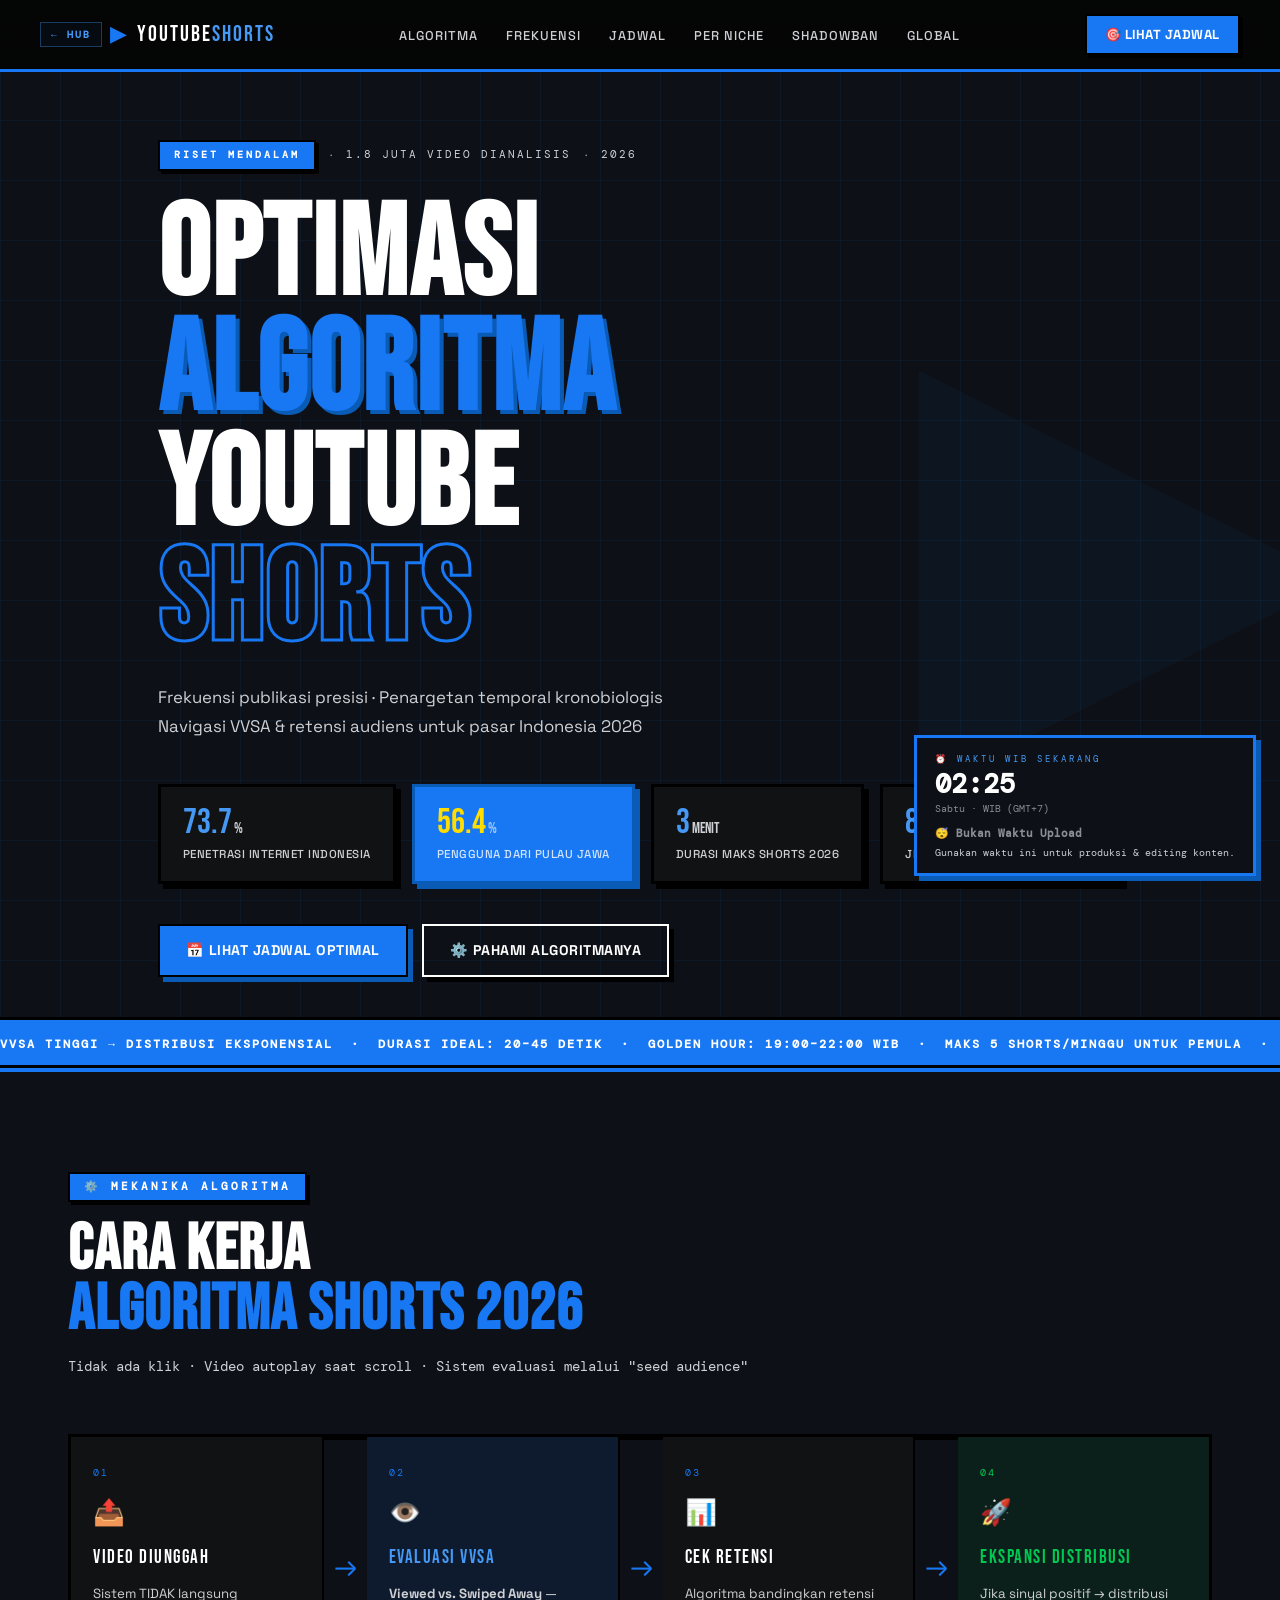
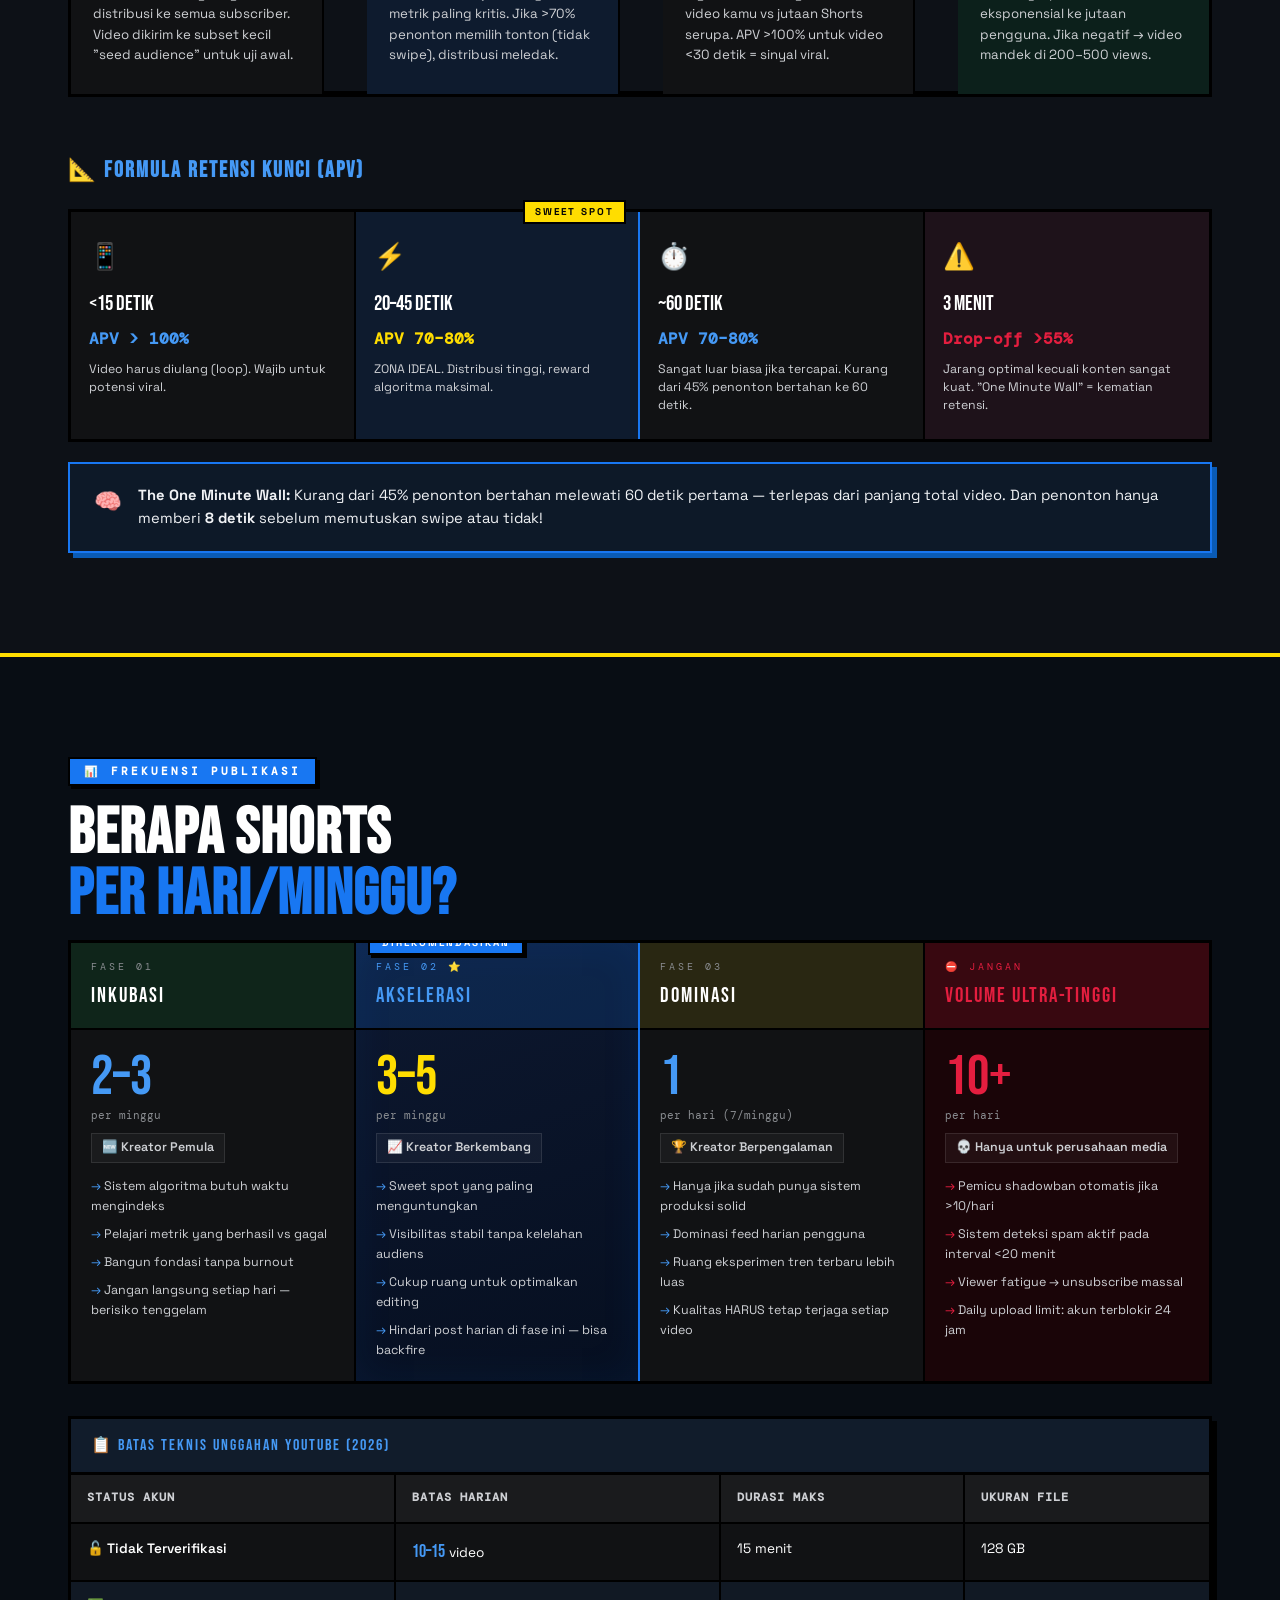
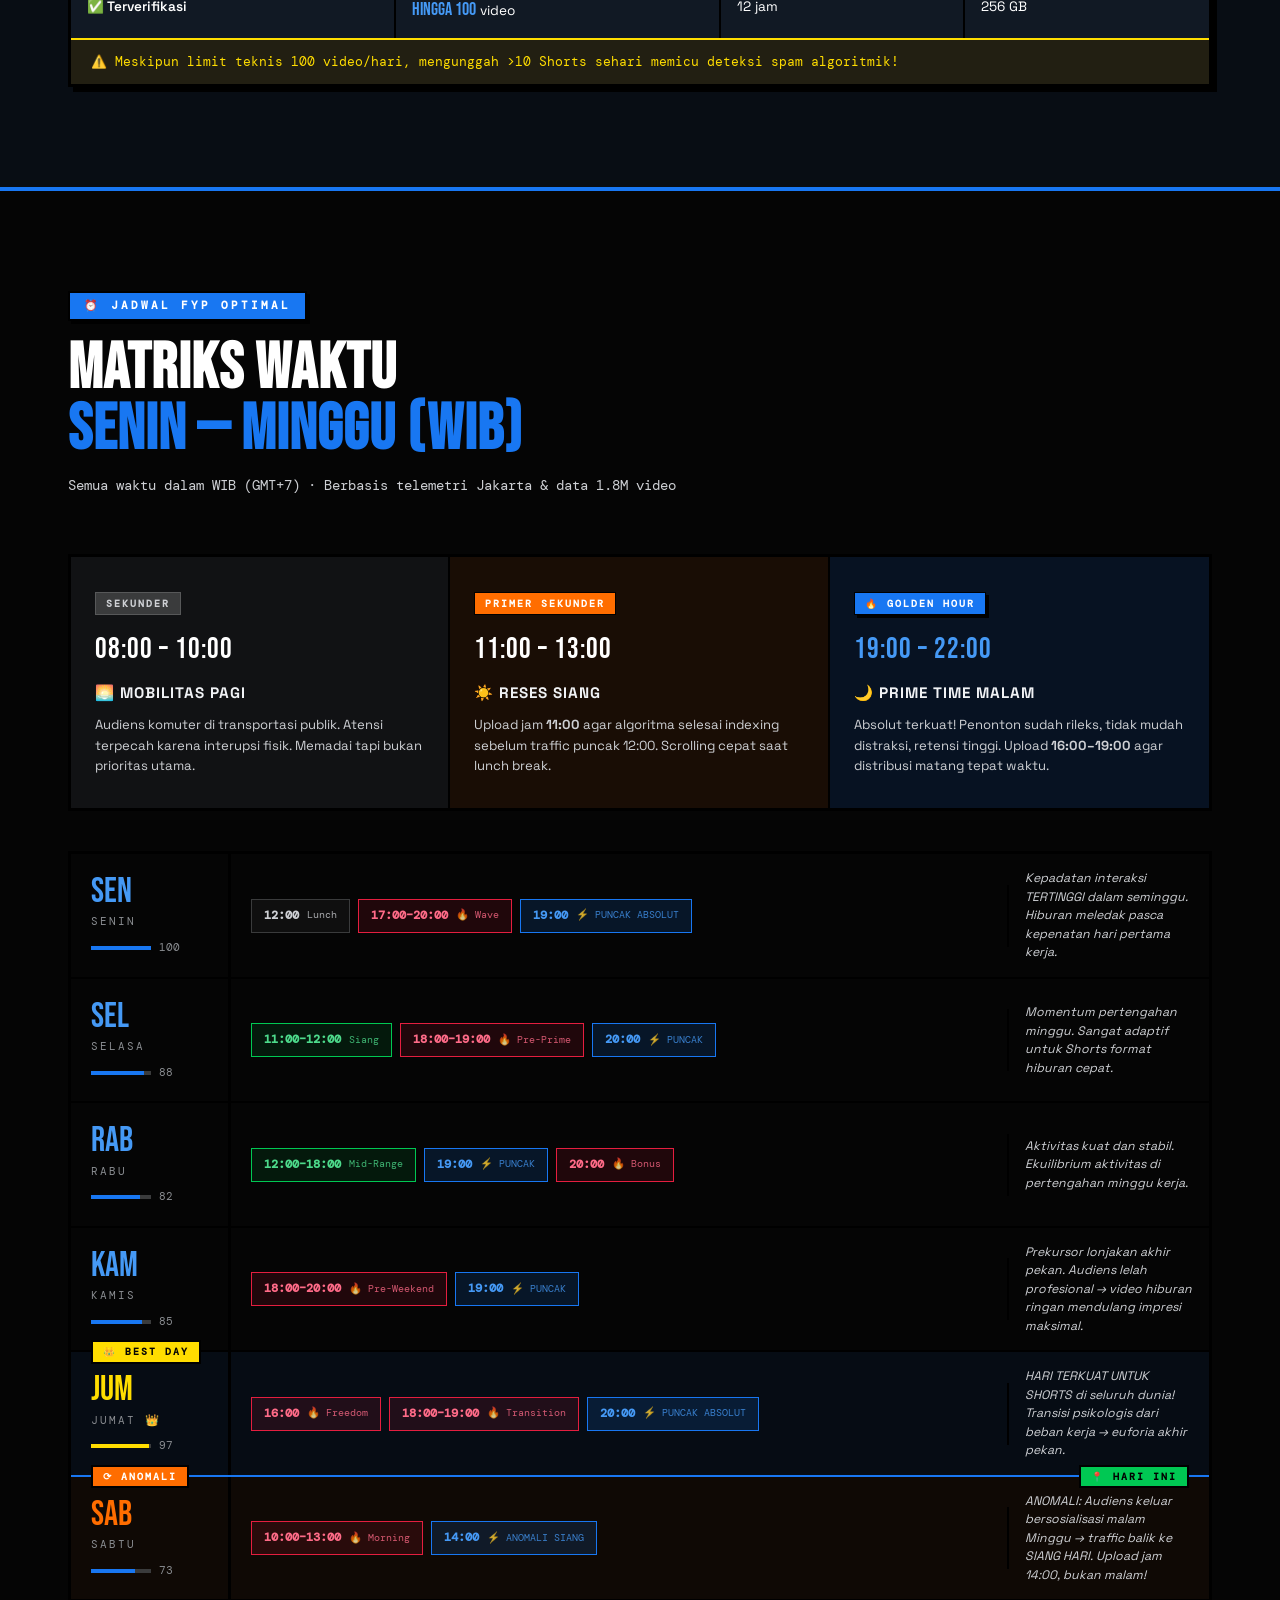
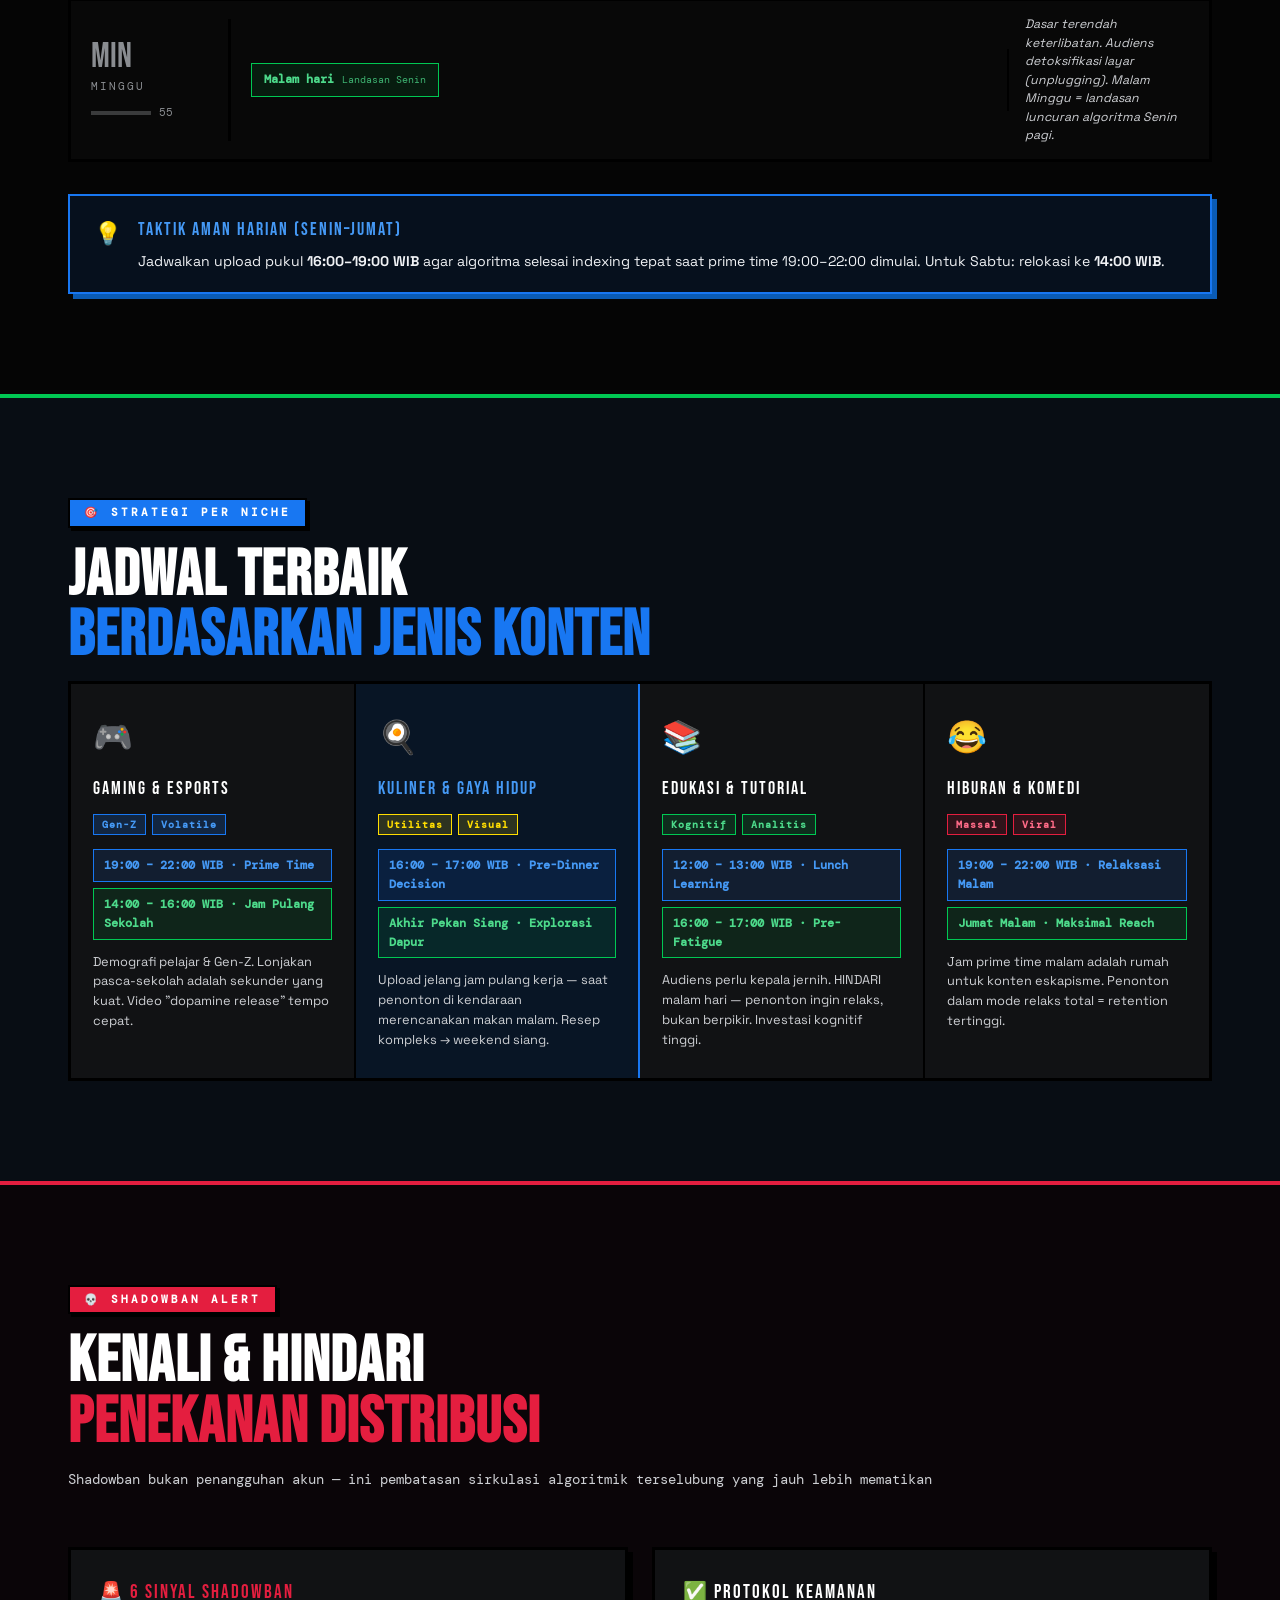
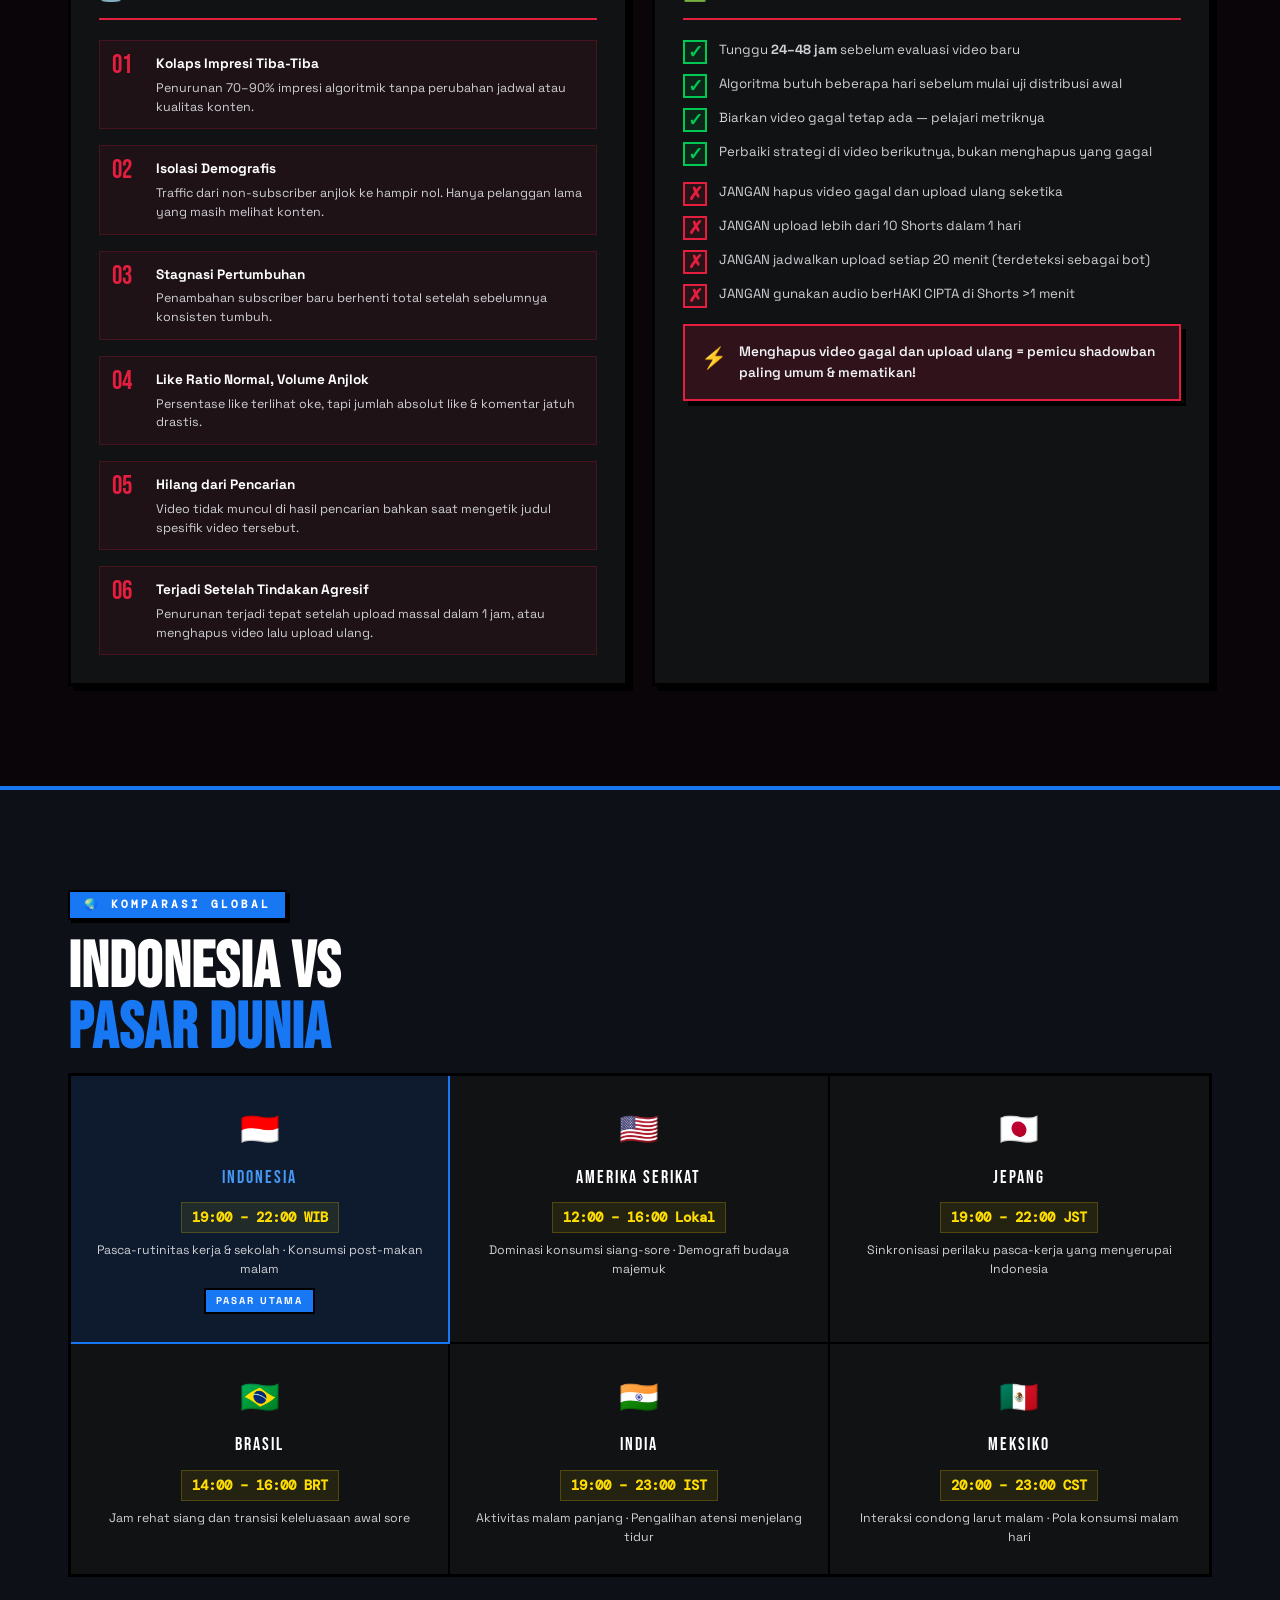
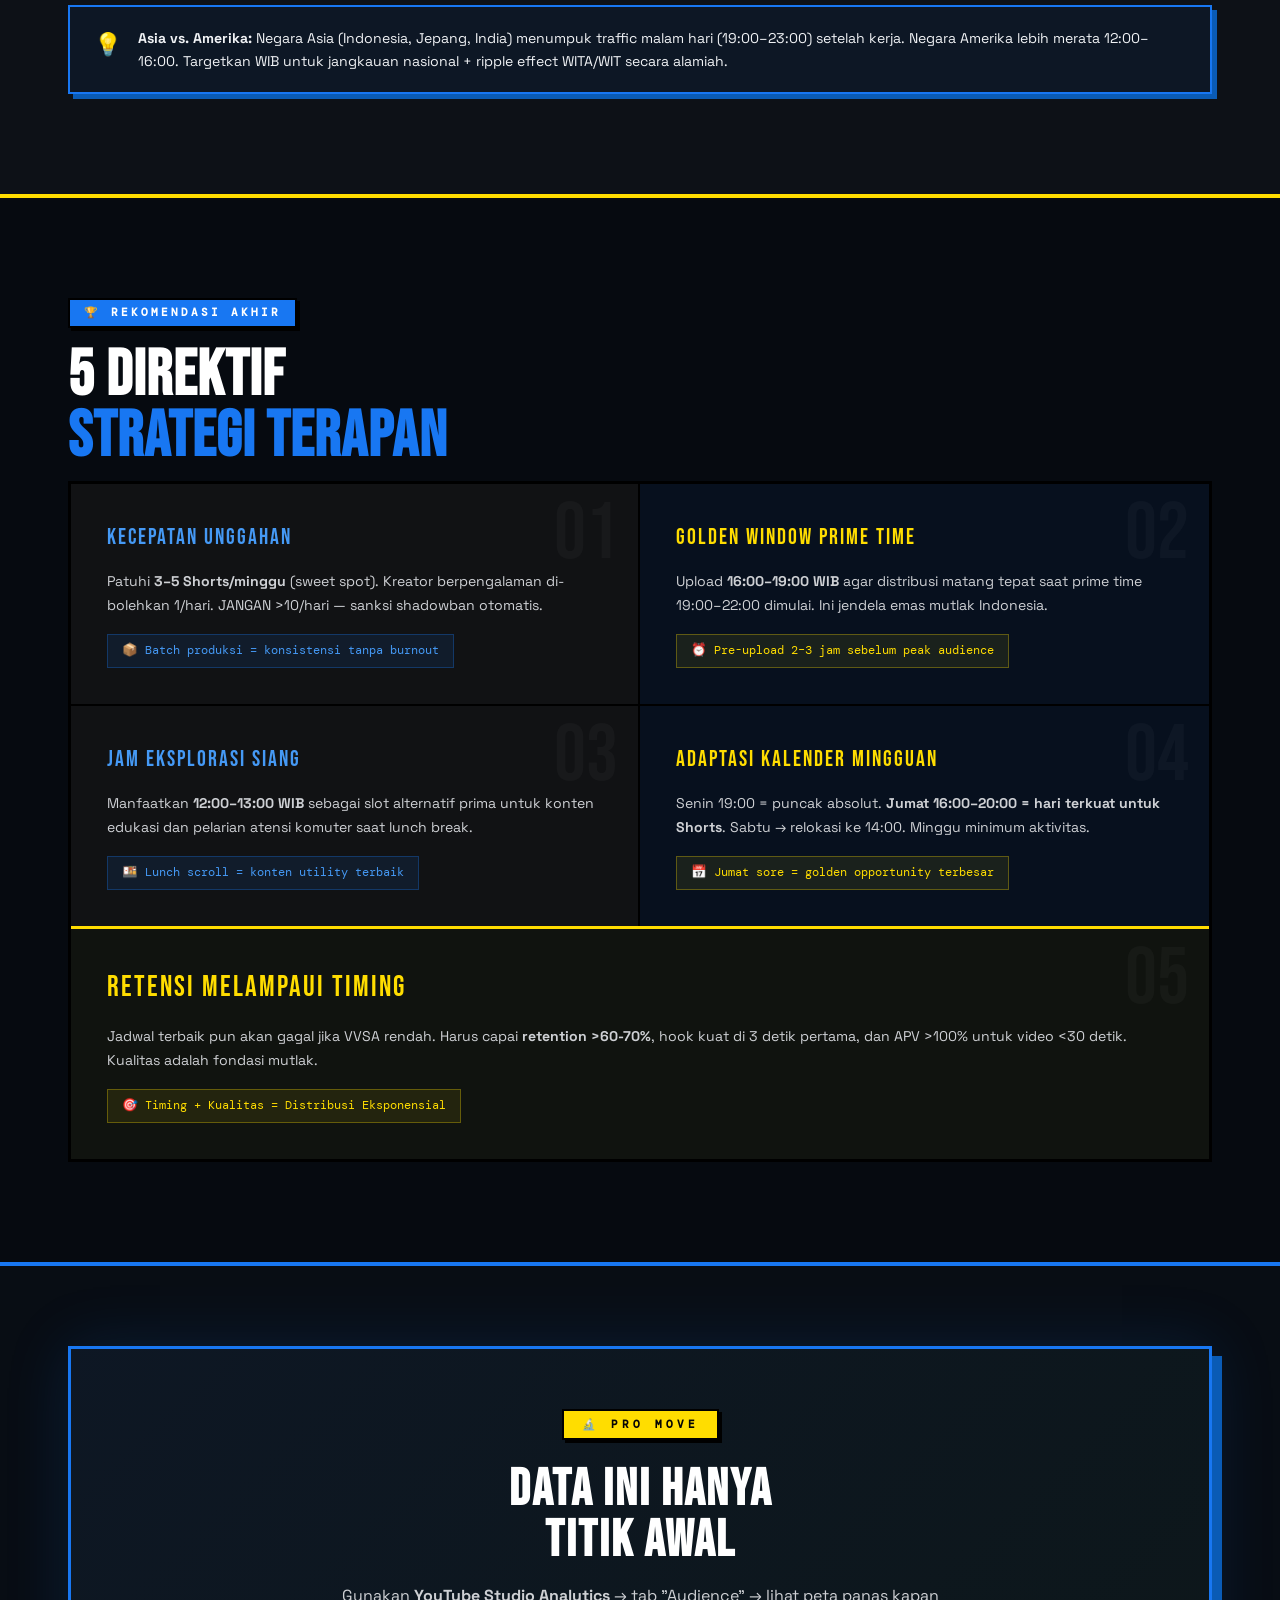
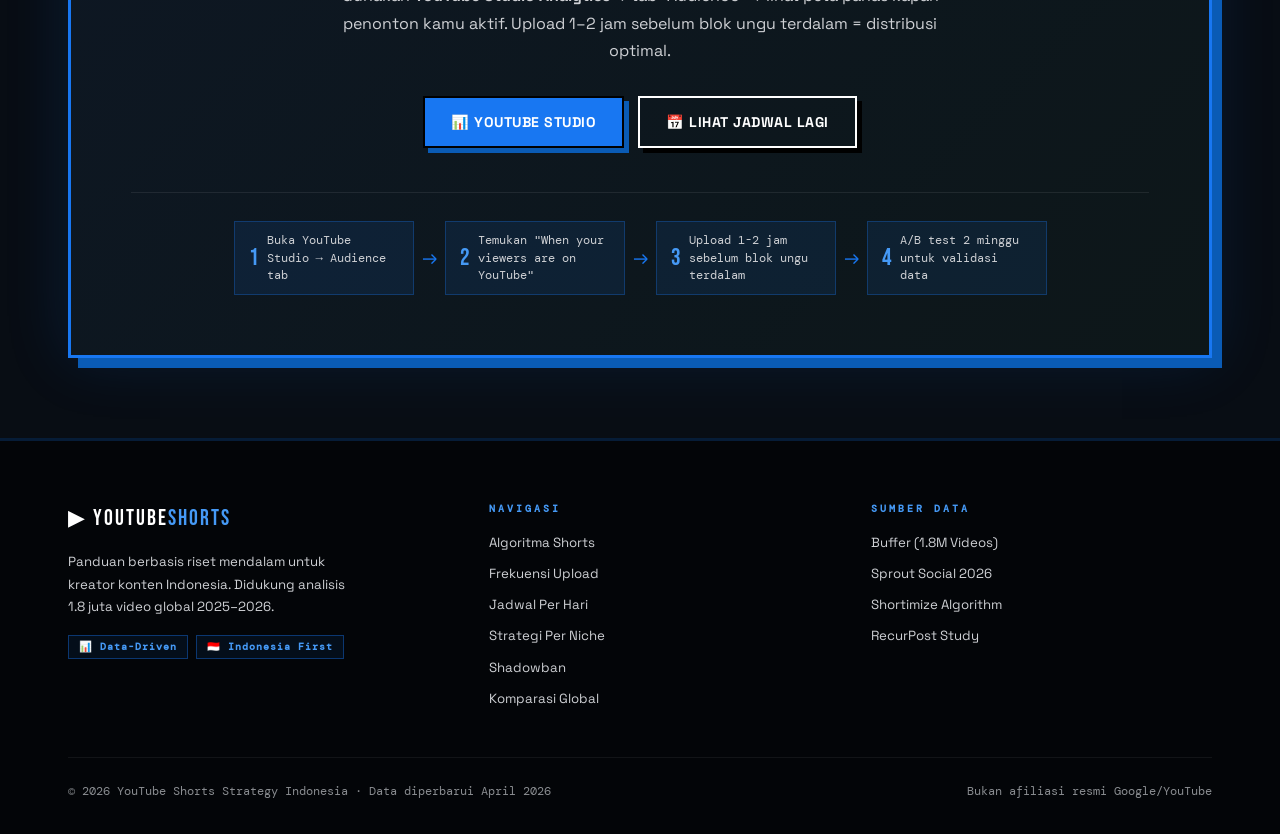
<file: yt-shorts/index.html>
﻿<!DOCTYPE html>
<html lang="id">
<head>
  <meta charset="UTF-8" />
  <meta name="viewport" content="width=device-width, initial-scale=1.0" />
  <title>Jadwal Posting YouTube Shorts Indonesia Optimal 2026 | Panduan Algoritmik</title>
  <meta name="description" content="Panduan data-driven jadwal posting YouTube Shorts optimal untuk kreator konten Indonesia 2026. Analisis algoritma VVSA, frekuensi publikasi, dan strategi konten berbasis temporal." />
  <link rel="preconnect" href="https://fonts.googleapis.com" />
  <link rel="preconnect" href="https://fonts.gstatic.com" crossorigin />
  <link href="https://fonts.googleapis.com/css2?family=Space+Grotesk:wght@300;400;500;600;700&family=Bebas+Neue&family=DM+Mono:wght@400;500&display=swap" rel="stylesheet" />
  <link rel="stylesheet" href="style.css" />
</head>
<body>

  <!-- ===== NAVBAR ===== -->
  <nav class="navbar" id="navbar">
    <div class="nav-logo">
      <a href="../hub/" class="nav-hub-back" title="Kembali ke SosmedHub">← HUB</a>
      <span class="logo-icon">▶</span>
      <span class="logo-text">YouTube<span class="logo-accent">Shorts</span></span>
    </div>
    <ul class="nav-links">
      <li><a href="#algoritma">Algoritma</a></li>
      <li><a href="#frekuensi">Frekuensi</a></li>
      <li><a href="#jadwal">Jadwal</a></li>
      <li><a href="#niche">Per Niche</a></li>
      <li><a href="#shadowban">Shadowban</a></li>
      <li><a href="#global">Global</a></li>
    </ul>
    <a href="#jadwal" class="nav-cta" id="nav-cta-btn">🎯 Lihat Jadwal</a>
  </nav>

  <!-- ===== HERO ===== -->
  <header class="hero" id="hero">
    <div class="hero-grid-bg" aria-hidden="true"></div>
    <div class="hero-content container">
      <div class="hero-eyebrow">
        <span class="eyebrow-tag">RISET MENDALAM</span>
        <span class="eyebrow-divider">·</span>
        <span class="eyebrow-data">1.8 JUTA VIDEO DIANALISIS</span>
        <span class="eyebrow-divider">·</span>
        <span class="eyebrow-data">2026</span>
      </div>
      <h1 class="hero-title">
        OPTIMASI<br>
        <span class="hero-title--blue">ALGORITMA</span><br>
        YOUTUBE<br>
        <span class="hero-title--outline">SHORTS</span>
      </h1>
      <p class="hero-subtitle">
        Frekuensi publikasi presisi · Penargetan temporal kronobiologis<br>
        Navigasi VVSA & retensi audiens untuk pasar Indonesia 2026
      </p>

      <div class="hero-stats-row">
        <div class="hero-stat" id="hs-1">
          <div class="stat-val">73.7<span>%</span></div>
          <div class="stat-lbl">Penetrasi Internet Indonesia</div>
        </div>
        <div class="hero-stat hero-stat--accent" id="hs-2">
          <div class="stat-val">56.4<span>%</span></div>
          <div class="stat-lbl">Pengguna dari Pulau Jawa</div>
        </div>
        <div class="hero-stat" id="hs-3">
          <div class="stat-val">3<span>MENIT</span></div>
          <div class="stat-lbl">Durasi Maks Shorts 2026</div>
        </div>
        <div class="hero-stat" id="hs-4">
          <div class="stat-val">8<span>DETIK</span></div>
          <div class="stat-lbl">Jendela Keputusan Penonton</div>
        </div>
      </div>

      <div class="hero-cta-row">
        <a href="#jadwal" class="btn btn--primary" id="hero-cta-main">📅 Lihat Jadwal Optimal</a>
        <a href="#algoritma" class="btn btn--ghost" id="hero-cta-algo">⚙️ Pahami Algoritmanya</a>
      </div>
    </div>

    <div class="hero-yt-symbol" aria-hidden="true">▶</div>

    <div class="hero-ticker">
      <div class="ticker-track">
        <span>VVSA TINGGI → DISTRIBUSI EKSPONENSIAL &nbsp;·&nbsp;</span>
        <span>DURASI IDEAL: 20–45 DETIK &nbsp;·&nbsp;</span>
        <span>GOLDEN HOUR: 19:00–22:00 WIB &nbsp;·&nbsp;</span>
        <span>MAKS 5 SHORTS/MINGGU UNTUK PEMULA &nbsp;·&nbsp;</span>
        <span>JANGAN DELETE VIDEO YANG GAGAL! &nbsp;·&nbsp;</span>
        <span>RETENTION >70% PADA 3 DETIK PERTAMA &nbsp;·&nbsp;</span>
        <span>JUMAT = HARI TERKUAT UNTUK SHORTS &nbsp;·&nbsp;</span>
      </div>
    </div>
  </header>

  <!-- ===== ALGORITMA SECTION ===== -->
  <section class="section algo-section" id="algoritma">
    <div class="container">
      <div class="section-tag">⚙️ MEKANIKA ALGORITMA</div>
      <h2 class="section-title">CARA KERJA<br><span class="text-blue">ALGORITMA SHORTS 2026</span></h2>
      <p class="section-sub">Tidak ada klik · Video autoplay saat scroll · Sistem evaluasi melalui "seed audience"</p>

      <div class="algo-flow">
        <div class="flow-step" id="flow-1">
          <div class="flow-num">01</div>
          <div class="flow-icon">📤</div>
          <div class="flow-title">VIDEO DIUNGGAH</div>
          <div class="flow-desc">Sistem TIDAK langsung distribusi ke semua subscriber. Video dikirim ke subset kecil "seed audience" untuk uji awal.</div>
        </div>
        <div class="flow-arrow">→</div>
        <div class="flow-step flow-step--key" id="flow-2">
          <div class="flow-num">02</div>
          <div class="flow-icon">👁️</div>
          <div class="flow-title">EVALUASI VVSA</div>
          <div class="flow-desc"><strong>Viewed vs. Swiped Away</strong> — metrik paling kritis. Jika &gt;70% penonton memilih tonton (tidak swipe), distribusi meledak.</div>
        </div>
        <div class="flow-arrow">→</div>
        <div class="flow-step" id="flow-3">
          <div class="flow-num">03</div>
          <div class="flow-icon">📊</div>
          <div class="flow-title">CEK RETENSI</div>
          <div class="flow-desc">Algoritma bandingkan retensi video kamu vs jutaan Shorts serupa. APV &gt;100% untuk video &lt;30 detik = sinyal viral.</div>
        </div>
        <div class="flow-arrow">→</div>
        <div class="flow-step flow-step--result" id="flow-4">
          <div class="flow-num">04</div>
          <div class="flow-icon">🚀</div>
          <div class="flow-title">EKSPANSI DISTRIBUSI</div>
          <div class="flow-desc">Jika sinyal positif → distribusi eksponensial ke jutaan pengguna. Jika negatif → video mandek di 200–500 views.</div>
        </div>
      </div>

      <div class="algo-metrics">
        <h3 class="metrics-title">📐 FORMULA RETENSI KUNCI (APV)</h3>
        <div class="metrics-grid">
          <div class="metric-card" id="mc-1">
            <div class="metric-icon">📱</div>
            <div class="metric-dur">&lt;15 detik</div>
            <div class="metric-target">APV &gt; 100%</div>
            <div class="metric-note">Video harus diulang (loop). Wajib untuk potensi viral.</div>
          </div>
          <div class="metric-card metric-card--accent" id="mc-2">
            <div class="metric-icon">⚡</div>
            <div class="metric-dur">20–45 detik</div>
            <div class="metric-target">APV 70–80%</div>
            <div class="metric-note">ZONA IDEAL. Distribusi tinggi, reward algoritma maksimal.</div>
            <div class="metric-badge">SWEET SPOT</div>
          </div>
          <div class="metric-card" id="mc-3">
            <div class="metric-icon">⏱️</div>
            <div class="metric-dur">~60 detik</div>
            <div class="metric-target">APV 70–80%</div>
            <div class="metric-note">Sangat luar biasa jika tercapai. Kurang dari 45% penonton bertahan ke 60 detik.</div>
          </div>
          <div class="metric-card metric-card--warn" id="mc-4">
            <div class="metric-icon">⚠️</div>
            <div class="metric-dur">3 menit</div>
            <div class="metric-target">Drop-off &gt;55%</div>
            <div class="metric-note">Jarang optimal kecuali konten sangat kuat. "One Minute Wall" = kematian retensi.</div>
          </div>
        </div>
        <div class="attention-box">
          <div class="attention-icon">🧠</div>
          <div class="attention-text"><strong>The One Minute Wall:</strong> Kurang dari 45% penonton bertahan melewati 60 detik pertama — terlepas dari panjang total video. Dan penonton hanya memberi <strong>8 detik</strong> sebelum memutuskan swipe atau tidak!</div>
        </div>
      </div>
    </div>
  </section>

  <!-- ===== FREKUENSI SECTION ===== -->
  <section class="section freq-section" id="frekuensi">
    <div class="container">
      <div class="section-tag">📊 FREKUENSI PUBLIKASI</div>
      <h2 class="section-title">BERAPA SHORTS<br><span class="text-blue">PER HARI/MINGGU?</span></h2>

      <div class="phase-grid">
        <div class="phase-card" id="phase-1">
          <div class="phase-header phase-header--begin">
            <div class="phase-label">FASE 01</div>
            <div class="phase-name">INKUBASI</div>
          </div>
          <div class="phase-body">
            <div class="phase-freq">
              <span class="freq-big">2–3</span>
              <span class="freq-unit">per minggu</span>
            </div>
            <div class="phase-for">🆕 Kreator Pemula</div>
            <ul class="phase-list">
              <li>Sistem algoritma butuh waktu mengindeks</li>
              <li>Pelajari metrik yang berhasil vs gagal</li>
              <li>Bangun fondasi tanpa burnout</li>
              <li>Jangan langsung setiap hari — berisiko tenggelam</li>
            </ul>
          </div>
        </div>

        <div class="phase-card phase-card--best" id="phase-2">
          <div class="phase-header phase-header--accel">
            <div class="phase-label">FASE 02 ⭐</div>
            <div class="phase-name">AKSELERASI</div>
          </div>
          <div class="phase-body">
            <div class="phase-freq">
              <span class="freq-big">3–5</span>
              <span class="freq-unit">per minggu</span>
            </div>
            <div class="phase-for">📈 Kreator Berkembang</div>
            <ul class="phase-list">
              <li>Sweet spot yang paling menguntungkan</li>
              <li>Visibilitas stabil tanpa kelelahan audiens</li>
              <li>Cukup ruang untuk optimalkan editing</li>
              <li>Hindari post harian di fase ini — bisa backfire</li>
            </ul>
            <div class="phase-badge">DIREKOMENDASIKAN</div>
          </div>
        </div>

        <div class="phase-card" id="phase-3">
          <div class="phase-header phase-header--dom">
            <div class="phase-label">FASE 03</div>
            <div class="phase-name">DOMINASI</div>
          </div>
          <div class="phase-body">
            <div class="phase-freq">
              <span class="freq-big">1</span>
              <span class="freq-unit">per hari (7/minggu)</span>
            </div>
            <div class="phase-for">🏆 Kreator Berpengalaman</div>
            <ul class="phase-list">
              <li>Hanya jika sudah punya sistem produksi solid</li>
              <li>Dominasi feed harian pengguna</li>
              <li>Ruang eksperimen tren terbaru lebih luas</li>
              <li>Kualitas HARUS tetap terjaga setiap video</li>
            </ul>
          </div>
        </div>

        <div class="phase-card phase-card--danger" id="phase-4">
          <div class="phase-header phase-header--danger">
            <div class="phase-label">⛔ JANGAN</div>
            <div class="phase-name">VOLUME ULTRA-TINGGI</div>
          </div>
          <div class="phase-body">
            <div class="phase-freq">
              <span class="freq-big">10+</span>
              <span class="freq-unit">per hari</span>
            </div>
            <div class="phase-for">💀 Hanya untuk perusahaan media</div>
            <ul class="phase-list">
              <li>Pemicu shadowban otomatis jika &gt;10/hari</li>
              <li>Sistem deteksi spam aktif pada interval &lt;20 menit</li>
              <li>Viewer fatigue → unsubscribe massal</li>
              <li>Daily upload limit: akun terblokir 24 jam</li>
            </ul>
          </div>
        </div>
      </div>

      <!-- Upload Limit Table -->
      <div class="upload-limit-box" id="upload-limits">
        <div class="ulimit-title">📋 BATAS TEKNIS UNGGAHAN YOUTUBE (2026)</div>
        <div class="ulimit-table">
          <div class="utrow utrow--head">
            <div>Status Akun</div>
            <div>Batas Harian</div>
            <div>Durasi Maks</div>
            <div>Ukuran File</div>
          </div>
          <div class="utrow">
            <div class="utcell-label">🔓 Tidak Terverifikasi</div>
            <div><span class="ulimit-num">10–15</span> video</div>
            <div>15 menit</div>
            <div>128 GB</div>
          </div>
          <div class="utrow utrow--highlight">
            <div class="utcell-label">✅ Terverifikasi</div>
            <div><span class="ulimit-num">Hingga 100</span> video</div>
            <div>12 jam</div>
            <div>256 GB</div>
          </div>
        </div>
        <div class="ulimit-warning">⚠️ Meskipun limit teknis 100 video/hari, mengunggah &gt;10 Shorts sehari memicu deteksi spam algoritmik!</div>
      </div>
    </div>
  </section>

  <!-- ===== JADWAL HARIAN ===== -->
  <section class="section schedule-section" id="jadwal">
    <div class="container">
      <div class="section-tag">⏰ JADWAL FYP OPTIMAL</div>
      <h2 class="section-title">MATRIKS WAKTU<br><span class="text-blue">SENIN — MINGGU (WIB)</span></h2>
      <p class="section-sub">Semua waktu dalam WIB (GMT+7) · Berbasis telemetri Jakarta & data 1.8M video</p>

      <!-- 3 Jendela Utama -->
      <div class="windows-row">
        <div class="window-card window-card--ok" id="win-pagi">
          <div class="win-badge">SEKUNDER</div>
          <div class="win-time">08:00 – 10:00</div>
          <div class="win-name">🌅 MOBILITAS PAGI</div>
          <div class="win-desc">Audiens komuter di transportasi publik. Atensi terpecah karena interupsi fisik. Memadai tapi bukan prioritas utama.</div>
        </div>
        <div class="window-card window-card--mid" id="win-siang">
          <div class="win-badge win-badge--mid">PRIMER SEKUNDER</div>
          <div class="win-time">11:00 – 13:00</div>
          <div class="win-name">☀️ RESES SIANG</div>
          <div class="win-desc">Upload jam <strong>11:00</strong> agar algoritma selesai indexing sebelum traffic puncak 12:00. Scrolling cepat saat lunch break.</div>
        </div>
        <div class="window-card window-card--best" id="win-malam">
          <div class="win-badge win-badge--gold">🔥 GOLDEN HOUR</div>
          <div class="win-time">19:00 – 22:00</div>
          <div class="win-name">🌙 PRIME TIME MALAM</div>
          <div class="win-desc">Absolut terkuat! Penonton sudah rileks, tidak mudah distraksi, retensi tinggi. Upload <strong>16:00–19:00</strong> agar distribusi matang tepat waktu.</div>
        </div>
      </div>

      <!-- Day-by-day grid -->
      <div class="days-matrix" id="days-matrix">

        <div class="day-row" id="dr-senin" data-htmlday="0">
          <div class="day-label">
            <div class="day-name-big">SEN</div>
            <div class="day-name-full">SENIN</div>
            <div class="day-score-wrap">
              <div class="day-score-bar" style="--score:100%"></div>
              <span class="day-score-val">100</span>
            </div>
          </div>
          <div class="day-slots-row">
            <div class="dslot dslot--med">12:00 <span>Lunch</span></div>
            <div class="dslot dslot--hot">17:00–20:00 <span>🔥 Wave</span></div>
            <div class="dslot dslot--best">19:00 <span>⚡ PUNCAK ABSOLUT</span></div>
          </div>
          <div class="day-note">Kepadatan interaksi TERTINGGI dalam seminggu. Hiburan meledak pasca kepenatan hari pertama kerja.</div>
        </div>

        <div class="day-row" id="dr-selasa" data-htmlday="1">
          <div class="day-label">
            <div class="day-name-big">SEL</div>
            <div class="day-name-full">SELASA</div>
            <div class="day-score-wrap">
              <div class="day-score-bar" style="--score:88%"></div>
              <span class="day-score-val">88</span>
            </div>
          </div>
          <div class="day-slots-row">
            <div class="dslot dslot--ok">11:00–12:00 <span>Siang</span></div>
            <div class="dslot dslot--hot">18:00–19:00 <span>🔥 Pre-Prime</span></div>
            <div class="dslot dslot--best">20:00 <span>⚡ PUNCAK</span></div>
          </div>
          <div class="day-note">Momentum pertengahan minggu. Sangat adaptif untuk Shorts format hiburan cepat.</div>
        </div>

        <div class="day-row" id="dr-rabu" data-htmlday="2">
          <div class="day-label">
            <div class="day-name-big">RAB</div>
            <div class="day-name-full">RABU</div>
            <div class="day-score-wrap">
              <div class="day-score-bar" style="--score:82%"></div>
              <span class="day-score-val">82</span>
            </div>
          </div>
          <div class="day-slots-row">
            <div class="dslot dslot--ok">12:00–18:00 <span>Mid-Range</span></div>
            <div class="dslot dslot--best">19:00 <span>⚡ PUNCAK</span></div>
            <div class="dslot dslot--hot">20:00 <span>🔥 Bonus</span></div>
          </div>
          <div class="day-note">Aktivitas kuat dan stabil. Ekuilibrium aktivitas di pertengahan minggu kerja.</div>
        </div>

        <div class="day-row" id="dr-kamis" data-htmlday="3">
          <div class="day-label">
            <div class="day-name-big">KAM</div>
            <div class="day-name-full">KAMIS</div>
            <div class="day-score-wrap">
              <div class="day-score-bar" style="--score:85%"></div>
              <span class="day-score-val">85</span>
            </div>
          </div>
          <div class="day-slots-row">
            <div class="dslot dslot--hot">18:00–20:00 <span>🔥 Pre-Weekend</span></div>
            <div class="dslot dslot--best">19:00 <span>⚡ PUNCAK</span></div>
          </div>
          <div class="day-note">Prekursor lonjakan akhir pekan. Audiens lelah profesional → video hiburan ringan mendulang impresi maksimal.</div>
        </div>

        <div class="day-row day-row--king" id="dr-jumat" data-htmlday="4">
          <div class="day-label">
            <div class="day-name-big">JUM</div>
            <div class="day-name-full">JUMAT 👑</div>
            <div class="day-score-wrap">
              <div class="day-score-bar" style="--score:97%"></div>
              <span class="day-score-val">97</span>
            </div>
          </div>
          <div class="day-slots-row">
            <div class="dslot dslot--hot">16:00 <span>🔥 Freedom</span></div>
            <div class="dslot dslot--hot">18:00–19:00 <span>🔥 Transition</span></div>
            <div class="dslot dslot--best">20:00 <span>⚡ PUNCAK ABSOLUT</span></div>
          </div>
          <div class="day-note">HARI TERKUAT UNTUK SHORTS di seluruh dunia! Transisi psikologis dari beban kerja → euforia akhir pekan.</div>
          <div class="day-king">👑 BEST DAY</div>
        </div>

        <div class="day-row day-row--anomali" id="dr-sabtu" data-htmlday="5">
          <div class="day-label">
            <div class="day-name-big">SAB</div>
            <div class="day-name-full">SABTU</div>
            <div class="day-score-wrap">
              <div class="day-score-bar" style="--score:73%"></div>
              <span class="day-score-val">73</span>
            </div>
          </div>
          <div class="day-slots-row">
            <div class="dslot dslot--hot">10:00–13:00 <span>🔥 Morning</span></div>
            <div class="dslot dslot--best">14:00 <span>⚡ ANOMALI SIANG</span></div>
          </div>
          <div class="day-note">ANOMALI: Audiens keluar bersosialisasi malam Minggu → traffic balik ke SIANG HARI. Upload jam 14:00, bukan malam!</div>
          <div class="day-king anomali-badge">⟳ ANOMALI</div>
        </div>

        <div class="day-row day-row--low" id="dr-minggu" data-htmlday="6">
          <div class="day-label">
            <div class="day-name-big">MIN</div>
            <div class="day-name-full">MINGGU</div>
            <div class="day-score-wrap">
              <div class="day-score-bar" style="--score:55%"></div>
              <span class="day-score-val">55</span>
            </div>
          </div>
          <div class="day-slots-row">
            <div class="dslot dslot--ok">Malam hari <span>Landasan Senin</span></div>
          </div>
          <div class="day-note">Dasar terendah keterlibatan. Audiens detoksifikasi layar (unplugging). Malam Minggu = landasan luncuran algoritma Senin pagi.</div>
        </div>

      </div>

      <!-- Upload Tips -->
      <div class="upload-tip-box" id="utip">
        <div class="utip-icon">💡</div>
        <div class="utip-content">
          <div class="utip-title">TAKTIK AMAN HARIAN (SENIN–JUMAT)</div>
          <div class="utip-text">Jadwalkan upload pukul <strong>16:00–19:00 WIB</strong> agar algoritma selesai indexing tepat saat prime time 19:00–22:00 dimulai. Untuk Sabtu: relokasi ke <strong>14:00 WIB</strong>.</div>
        </div>
      </div>
    </div>
  </section>

  <!-- ===== NICHE SECTION ===== -->
  <section class="section niche-section" id="niche">
    <div class="container">
      <div class="section-tag">🎯 STRATEGI PER NICHE</div>
      <h2 class="section-title">JADWAL TERBAIK<br><span class="text-blue">BERDASARKAN JENIS KONTEN</span></h2>

      <div class="niche-grid">
        <div class="niche-card" id="nc-gaming">
          <div class="niche-icon">🎮</div>
          <div class="niche-title">GAMING & ESPORTS</div>
          <div class="niche-badge-row">
            <span class="nbadge nbadge--blue">Gen-Z</span>
            <span class="nbadge nbadge--blue">Volatile</span>
          </div>
          <div class="niche-slots">
            <div class="nslot nslot--prime">19:00 – 22:00 WIB · Prime Time</div>
            <div class="nslot nslot--bonus">14:00 – 16:00 WIB · Jam Pulang Sekolah</div>
          </div>
          <div class="niche-desc">Demografi pelajar & Gen-Z. Lonjakan pasca-sekolah adalah sekunder yang kuat. Video "dopamine release" tempo cepat.</div>
        </div>

        <div class="niche-card niche-card--accent" id="nc-kuliner">
          <div class="niche-icon">🍳</div>
          <div class="niche-title">KULINER & GAYA HIDUP</div>
          <div class="niche-badge-row">
            <span class="nbadge nbadge--gold">Utilitas</span>
            <span class="nbadge nbadge--gold">Visual</span>
          </div>
          <div class="niche-slots">
            <div class="nslot nslot--prime">16:00 – 17:00 WIB · Pre-Dinner Decision</div>
            <div class="nslot nslot--bonus">Akhir Pekan Siang · Explorasi Dapur</div>
          </div>
          <div class="niche-desc">Upload jelang jam pulang kerja — saat penonton di kendaraan merencanakan makan malam. Resep kompleks → weekend siang.</div>
        </div>

        <div class="niche-card" id="nc-edukasi">
          <div class="niche-icon">📚</div>
          <div class="niche-title">EDUKASI & TUTORIAL</div>
          <div class="niche-badge-row">
            <span class="nbadge nbadge--green">Kognitif</span>
            <span class="nbadge nbadge--green">Analitis</span>
          </div>
          <div class="niche-slots">
            <div class="nslot nslot--prime">12:00 – 13:00 WIB · Lunch Learning</div>
            <div class="nslot nslot--bonus">16:00 – 17:00 WIB · Pre-Fatigue</div>
          </div>
          <div class="niche-desc">Audiens perlu kepala jernih. HINDARI malam hari — penonton ingin relaks, bukan berpikir. Investasi kognitif tinggi.</div>
        </div>

        <div class="niche-card" id="nc-hiburan">
          <div class="niche-icon">😂</div>
          <div class="niche-title">HIBURAN & KOMEDI</div>
          <div class="niche-badge-row">
            <span class="nbadge nbadge--red">Massal</span>
            <span class="nbadge nbadge--red">Viral</span>
          </div>
          <div class="niche-slots">
            <div class="nslot nslot--prime">19:00 – 22:00 WIB · Relaksasi Malam</div>
            <div class="nslot nslot--bonus">Jumat Malam · Maksimal Reach</div>
          </div>
          <div class="niche-desc">Jam prime time malam adalah rumah untuk konten eskapisme. Penonton dalam mode relaks total = retention tertinggi.</div>
        </div>
      </div>
    </div>
  </section>

  <!-- ===== SHADOWBAN SECTION ===== -->
  <section class="section shadowban-section" id="shadowban">
    <div class="container">
      <div class="section-tag section-tag--danger">💀 SHADOWBAN ALERT</div>
      <h2 class="section-title">KENALI &amp; HINDARI<br><span class="text-red">PENEKANAN DISTRIBUSI</span></h2>
      <p class="section-sub">Shadowban bukan penangguhan akun — ini pembatasan sirkulasi algoritmik terselubung yang jauh lebih mematikan</p>

      <div class="shadowban-grid">
        <div class="sb-signals" id="sb-signals">
          <div class="sb-title">🚨 6 SINYAL SHADOWBAN</div>
          <div class="sb-list">
            <div class="sb-item">
              <div class="sb-num">01</div>
              <div class="sb-content">
                <div class="sb-label">Kolaps Impresi Tiba-Tiba</div>
                <div class="sb-detail">Penurunan 70–90% impresi algoritmik tanpa perubahan jadwal atau kualitas konten.</div>
              </div>
            </div>
            <div class="sb-item">
              <div class="sb-num">02</div>
              <div class="sb-content">
                <div class="sb-label">Isolasi Demografis</div>
                <div class="sb-detail">Traffic dari non-subscriber anjlok ke hampir nol. Hanya pelanggan lama yang masih melihat konten.</div>
              </div>
            </div>
            <div class="sb-item">
              <div class="sb-num">03</div>
              <div class="sb-content">
                <div class="sb-label">Stagnasi Pertumbuhan</div>
                <div class="sb-detail">Penambahan subscriber baru berhenti total setelah sebelumnya konsisten tumbuh.</div>
              </div>
            </div>
            <div class="sb-item">
              <div class="sb-num">04</div>
              <div class="sb-content">
                <div class="sb-label">Like Ratio Normal, Volume Anjlok</div>
                <div class="sb-detail">Persentase like terlihat oke, tapi jumlah absolut like & komentar jatuh drastis.</div>
              </div>
            </div>
            <div class="sb-item">
              <div class="sb-num">05</div>
              <div class="sb-content">
                <div class="sb-label">Hilang dari Pencarian</div>
                <div class="sb-detail">Video tidak muncul di hasil pencarian bahkan saat mengetik judul spesifik video tersebut.</div>
              </div>
            </div>
            <div class="sb-item">
              <div class="sb-num">06</div>
              <div class="sb-content">
                <div class="sb-label">Terjadi Setelah Tindakan Agresif</div>
                <div class="sb-detail">Penurunan terjadi tepat setelah upload massal dalam 1 jam, atau menghapus video lalu upload ulang.</div>
              </div>
            </div>
          </div>
        </div>

        <div class="sb-rules" id="sb-rules">
          <div class="sb-title" style="color: var(--fb-green)">✅ PROTOKOL KEAMANAN</div>
          <div class="sb-dos">
            <div class="sb-do-item">
              <span class="do-icon do-icon--yes">✓</span>
              <span>Tunggu <strong>24–48 jam</strong> sebelum evaluasi video baru</span>
            </div>
            <div class="sb-do-item">
              <span class="do-icon do-icon--yes">✓</span>
              <span>Algoritma butuh beberapa hari sebelum mulai uji distribusi awal</span>
            </div>
            <div class="sb-do-item">
              <span class="do-icon do-icon--yes">✓</span>
              <span>Biarkan video gagal tetap ada — pelajari metriknya</span>
            </div>
            <div class="sb-do-item">
              <span class="do-icon do-icon--yes">✓</span>
              <span>Perbaiki strategi di video berikutnya, bukan menghapus yang gagal</span>
            </div>
          </div>
          <div class="sb-donts">
            <div class="sb-do-item">
              <span class="do-icon do-icon--no">✗</span>
              <span>JANGAN hapus video gagal dan upload ulang seketika</span>
            </div>
            <div class="sb-do-item">
              <span class="do-icon do-icon--no">✗</span>
              <span>JANGAN upload lebih dari 10 Shorts dalam 1 hari</span>
            </div>
            <div class="sb-do-item">
              <span class="do-icon do-icon--no">✗</span>
              <span>JANGAN jadwalkan upload setiap 20 menit (terdeteksi sebagai bot)</span>
            </div>
            <div class="sb-do-item">
              <span class="do-icon do-icon--no">✗</span>
              <span>JANGAN gunakan audio berHAKI CIPTA di Shorts &gt;1 menit</span>
            </div>
          </div>

          <div class="sb-critical">
            <div class="sb-crit-icon">⚡</div>
            <div class="sb-crit-text">Menghapus video gagal dan upload ulang = pemicu shadowban paling umum &amp; mematikan!</div>
          </div>
        </div>
      </div>
    </div>
  </section>

  <!-- ===== GLOBAL COMPARISON ===== -->
  <section class="section global-section" id="global">
    <div class="container">
      <div class="section-tag">🌏 KOMPARASI GLOBAL</div>
      <h2 class="section-title">INDONESIA VS<br><span class="text-blue">PASAR DUNIA</span></h2>

      <div class="global-grid">
        <div class="global-card global-card--indonesia" id="gc-id">
          <div class="gc-flag">🇮🇩</div>
          <div class="gc-country">INDONESIA</div>
          <div class="gc-time">19:00 – 22:00 WIB</div>
          <div class="gc-pattern">Pasca-rutinitas kerja & sekolah · Konsumsi post-makan malam</div>
          <div class="gc-badge">PASAR UTAMA</div>
        </div>
        <div class="global-card" id="gc-us">
          <div class="gc-flag">🇺🇸</div>
          <div class="gc-country">AMERIKA SERIKAT</div>
          <div class="gc-time">12:00 – 16:00 Lokal</div>
          <div class="gc-pattern">Dominasi konsumsi siang-sore · Demografi budaya majemuk</div>
        </div>
        <div class="global-card" id="gc-jp">
          <div class="gc-flag">🇯🇵</div>
          <div class="gc-country">JEPANG</div>
          <div class="gc-time">19:00 – 22:00 JST</div>
          <div class="gc-pattern">Sinkronisasi perilaku pasca-kerja yang menyerupai Indonesia</div>
        </div>
        <div class="global-card" id="gc-br">
          <div class="gc-flag">🇧🇷</div>
          <div class="gc-country">BRASIL</div>
          <div class="gc-time">14:00 – 16:00 BRT</div>
          <div class="gc-pattern">Jam rehat siang dan transisi keleluasaan awal sore</div>
        </div>
        <div class="global-card" id="gc-in">
          <div class="gc-flag">🇮🇳</div>
          <div class="gc-country">INDIA</div>
          <div class="gc-time">19:00 – 23:00 IST</div>
          <div class="gc-pattern">Aktivitas malam panjang · Pengalihan atensi menjelang tidur</div>
        </div>
        <div class="global-card" id="gc-mx">
          <div class="gc-flag">🇲🇽</div>
          <div class="gc-country">MEKSIKO</div>
          <div class="gc-time">20:00 – 23:00 CST</div>
          <div class="gc-pattern">Interaksi condong larut malam · Pola konsumsi malam hari</div>
        </div>
      </div>

      <div class="global-insight">
        <div class="gi-icon">💡</div>
        <div class="gi-text">
          <strong>Asia vs. Amerika:</strong> Negara Asia (Indonesia, Jepang, India) menumpuk traffic malam hari (19:00–23:00) setelah kerja. Negara Amerika lebih merata 12:00–16:00. Targetkan WIB untuk jangkauan nasional + ripple effect WITA/WIT secara alamiah.
        </div>
      </div>
    </div>
  </section>

  <!-- ===== REKOMENDASI ===== -->
  <section class="section reco-section" id="rekomendasi">
    <div class="container">
      <div class="section-tag">🏆 REKOMENDASI AKHIR</div>
      <h2 class="section-title">5 DIREKTIF<br><span class="text-blue">STRATEGI TERAPAN</span></h2>

      <div class="reco-grid">
        <div class="reco-card" id="rc-1">
          <div class="reco-num">01</div>
          <div class="reco-title">KECEPATAN UNGGAHAN</div>
          <div class="reco-body">Patuhi <strong>3–5 Shorts/minggu</strong> (sweet spot). Kreator berpengalaman di-bolehkan 1/hari. JANGAN &gt;10/hari — sanksi shadowban otomatis.</div>
          <div class="reco-key">📦 Batch produksi = konsistensi tanpa burnout</div>
        </div>
        <div class="reco-card reco-card--accent" id="rc-2">
          <div class="reco-num">02</div>
          <div class="reco-title">GOLDEN WINDOW PRIME TIME</div>
          <div class="reco-body">Upload <strong>16:00–19:00 WIB</strong> agar distribusi matang tepat saat prime time 19:00–22:00 dimulai. Ini jendela emas mutlak Indonesia.</div>
          <div class="reco-key">⏰ Pre-upload 2–3 jam sebelum peak audience</div>
        </div>
        <div class="reco-card" id="rc-3">
          <div class="reco-num">03</div>
          <div class="reco-title">JAM EKSPLORASI SIANG</div>
          <div class="reco-body">Manfaatkan <strong>12:00–13:00 WIB</strong> sebagai slot alternatif prima untuk konten edukasi dan pelarian atensi komuter saat lunch break.</div>
          <div class="reco-key">🍱 Lunch scroll = konten utility terbaik</div>
        </div>
        <div class="reco-card reco-card--accent" id="rc-4">
          <div class="reco-num">04</div>
          <div class="reco-title">ADAPTASI KALENDER MINGGUAN</div>
          <div class="reco-body">Senin 19:00 = puncak absolut. <strong>Jumat 16:00–20:00 = hari terkuat untuk Shorts</strong>. Sabtu → relokasi ke 14:00. Minggu minimum aktivitas.</div>
          <div class="reco-key">📅 Jumat sore = golden opportunity terbesar</div>
        </div>
        <div class="reco-card reco-card--full" id="rc-5">
          <div class="reco-num">05</div>
          <div class="reco-title">RETENSI MELAMPAUI TIMING</div>
          <div class="reco-body">Jadwal terbaik pun akan gagal jika VVSA rendah. Harus capai <strong>retention &gt;60-70%</strong>, hook kuat di 3 detik pertama, dan APV &gt;100% untuk video &lt;30 detik. Kualitas adalah fondasi mutlak.</div>
          <div class="reco-key">🎯 Timing + Kualitas = Distribusi Eksponensial</div>
        </div>
      </div>
    </div>
  </section>

  <!-- ===== CTA ANALYTICS ===== -->
  <section class="section cta-section" id="cta">
    <div class="container">
      <div class="cta-box" id="cta-box">
        <div class="cta-noise"></div>
        <div class="cta-content">
          <div class="cta-badge">🔬 PRO MOVE</div>
          <h2 class="cta-title">DATA INI HANYA<br>TITIK AWAL</h2>
          <p class="cta-desc">Gunakan <strong>YouTube Studio Analytics</strong> → tab "Audience" → lihat peta panas kapan penonton kamu aktif. Upload 1–2 jam sebelum blok ungu terdalam = distribusi optimal.</p>
          <div class="cta-actions">
            <a href="https://studio.youtube.com" target="_blank" class="btn btn--primary" id="cta-studio-btn">📊 YouTube Studio</a>
            <a href="#jadwal" class="btn btn--ghost" id="cta-jadwal-btn">📅 Lihat Jadwal Lagi</a>
          </div>
          <div class="cta-steps">
            <div class="cstep">
              <div class="cstep-icon">1</div>
              <div class="cstep-text">Buka YouTube Studio → Audience tab</div>
            </div>
            <div class="cstep-arrow">→</div>
            <div class="cstep">
              <div class="cstep-icon">2</div>
              <div class="cstep-text">Temukan "When your viewers are on YouTube"</div>
            </div>
            <div class="cstep-arrow">→</div>
            <div class="cstep">
              <div class="cstep-icon">3</div>
              <div class="cstep-text">Upload 1-2 jam sebelum blok ungu terdalam</div>
            </div>
            <div class="cstep-arrow">→</div>
            <div class="cstep">
              <div class="cstep-icon">4</div>
              <div class="cstep-text">A/B test 2 minggu untuk validasi data</div>
            </div>
          </div>
        </div>
      </div>
    </div>
  </section>

  <!-- ===== FOOTER ===== -->
  <footer class="footer">
    <div class="container">
      <div class="footer-grid">
        <div class="footer-brand">
          <div class="footer-logo">▶ YouTube<span>Shorts</span></div>
          <p>Panduan berbasis riset mendalam untuk kreator konten Indonesia. Didukung analisis 1.8 juta video global 2025–2026.</p>
          <div class="footer-badge-row">
            <span class="fbadge">📊 Data-Driven</span>
            <span class="fbadge">🇮🇩 Indonesia First</span>
          </div>
        </div>
        <div class="footer-links">
          <div class="footer-col">
            <div class="footer-col-title">Navigasi</div>
            <a href="#algoritma">Algoritma Shorts</a>
            <a href="#frekuensi">Frekuensi Upload</a>
            <a href="#jadwal">Jadwal Per Hari</a>
            <a href="#niche">Strategi Per Niche</a>
            <a href="#shadowban">Shadowban</a>
            <a href="#global">Komparasi Global</a>
          </div>
          <div class="footer-col">
            <div class="footer-col-title">Sumber Data</div>
            <a href="https://buffer.com" target="_blank">Buffer (1.8M Videos)</a>
            <a href="https://sproutsocial.com" target="_blank">Sprout Social 2026</a>
            <a href="https://www.shortimize.com" target="_blank">Shortimize Algorithm</a>
            <a href="https://recurpost.com" target="_blank">RecurPost Study</a>
          </div>
        </div>
      </div>
      <div class="footer-bottom">
        <div class="footer-copy">© 2026 YouTube Shorts Strategy Indonesia · Data diperbarui April 2026</div>
        <div class="footer-note">Bukan afiliasi resmi Google/YouTube</div>
      </div>
    </div>
  </footer>

  <!-- FLOATING HUB BUTTON -->
  <div id="hub-float" class="hub-float">
    <a href="../hub/" class="hub-float-btn" title="Kembali ke SosmedHub Dashboard">
      <div class="hfb-dots">
        <span class="hfb-dot hfb-dot--tt"></span>
        <span class="hfb-dot hfb-dot--yt"></span>
        <span class="hfb-dot hfb-dot--fb"></span>
      </div>
      <div class="hfb-text">
        <div class="hfb-label">SOSMED</div>
        <div class="hfb-sub">← DASHBOARD</div>
      </div>
    </a>
  </div>

  <script src="app.js"></script>
</body>
</html>
</file>
<file: fb-reels/style.css>
/* ===================================================
   Facebook Reels Strategy Indonesia 2026
   Neo Brutalism · Facebook Brand Colors
   Primary: #1877F2 (Facebook Blue)
   Secondary: #FFFFFF + #050505
   Accent: #42b72a (Facebook Green/CTA)
=================================================== */

*, *::before, *::after { margin: 0; padding: 0; box-sizing: border-box; }

:root {
  /* Facebook Brand Colors */
  --fb:       #1877F2;
  --fb-dk:    #0b5fcc;
  --fb-dkr:   #0a4fb0;
  --fb-lt:    #4599F5;
  --fb-pale:  #E7F3FF;
  --fb-green: #42b72a;
  --fb-dark:  #18191a;
  --fb-panel: #242526;
  --fb-white: #FFFFFF;
  --fb-black: #050505;

  /* Neo Brutalism */
  --nb-yellow: #FFDD00;
  --nb-red:    #E41E3F;
  --nb-orange: #FF6D00;
  --nb-purple: #7B2FBE;

  /* Grays */
  --g100: #F0F2F5;
  --g200: #CED0D4;
  --g400: #8A8D91;
  --g700: #3A3B3C;
  --g900: #1C1E21;

  /* Shadows */
  --shd-sm:  4px 4px 0px #000;
  --shd-md:  6px 6px 0px #000;
  --shd-lg:  10px 10px 0px #000;
  --shd-fb:  5px 5px 0px var(--fb-dk);
  --shd-fb-lg: 10px 10px 0px var(--fb-dk);
  --shd-wh:  5px 5px 0px rgba(0,0,0,0.4);

  /* Borders */
  --b:    2px solid #000;
  --b3:   3px solid #000;
  --bfb:  2px solid var(--fb);
  --bfb3: 3px solid var(--fb);
  --bwh:  2px solid #fff;

  /* Fonts */
  --f-disp: 'Bebas Neue', sans-serif;
  --f-body: 'Space Grotesk', sans-serif;
  --f-mono: 'DM Mono', monospace;
}

html { scroll-behavior: smooth; }

body {
  font-family: var(--f-body);
  background: var(--fb-black);
  color: var(--fb-white);
  overflow-x: hidden;
  line-height: 1.6;
}

.container { max-width: 1200px; margin: 0 auto; padding: 0 28px; }
.section    { padding: 96px 0; position: relative; }
.text-fb    { color: var(--fb); }

/* ===================================================
   NAVBAR
=================================================== */
.navbar {
  position: fixed; top: 0; left: 0; right: 0; z-index: 1000;
  display: flex; align-items: center; justify-content: space-between;
  padding: 12px 40px;
  background: rgba(5,5,5,0.94);
  backdrop-filter: blur(14px);
  border-bottom: 3px solid var(--fb);
  transition: padding 0.3s;
}

.nav-logo {
  display: flex; align-items: center; gap: 10px;
  font-family: var(--f-disp); font-size: 1.3rem; letter-spacing: 2px;
}
.logo-f {
  background: var(--fb); color: white;
  width: 30px; height: 30px; display: flex;
  align-items: center; justify-content: center;
  font-family: serif; font-size: 1.3rem; font-weight: 900;
  border: var(--b); box-shadow: var(--shd-sm);
}
.logo-accent { color: var(--fb-lt); }

.nav-links { list-style: none; display: flex; gap: 26px; }
.nav-links a {
  color: var(--g200); text-decoration: none;
  font-size: 0.78rem; font-weight: 500; letter-spacing: 1px;
  text-transform: uppercase; transition: color 0.2s;
}
.nav-links a:hover { color: var(--fb-lt); }

.nav-cta {
  display: inline-block; padding: 8px 18px;
  background: var(--fb); color: white;
  font-weight: 700; font-size: 0.8rem; text-decoration: none;
  border: var(--b); box-shadow: var(--shd-sm);
  text-transform: uppercase; letter-spacing: 0.5px;
  transition: transform 0.15s, box-shadow 0.15s;
}
.nav-cta:hover { transform: translate(-2px,-2px); box-shadow: var(--shd-md); }

/* ===================================================
   HERO — Full Facebook Blue Background
=================================================== */
.hero {
  min-height: 100vh;
  background: var(--fb);
  display: flex; flex-direction: column;
  position: relative; overflow: hidden;
  padding-top: 72px;
}

/* Striped background */
.hero-stripe {
  position: absolute;
  top: 0; bottom: 0;
  background: rgba(0,0,0,0.06);
  pointer-events: none;
}
.hero-stripe--1 { left: 20%; width: 2px; }
.hero-stripe--2 { left: 50%; width: 2px; }
.hero-stripe--3 { left: 80%; width: 2px; }

.hero-inner {
  display: grid;
  grid-template-columns: 1fr 1fr;
  gap: 48px;
  align-items: center;
  flex: 1;
  padding: 60px 0 40px;
  position: relative; z-index: 2;
}

.hero-badge-row {
  display: flex; gap: 10px; flex-wrap: wrap; margin-bottom: 24px;
}
.hero-badge {
  display: inline-flex; align-items: center; gap: 8px;
  background: rgba(0,0,0,0.2); color: white;
  font-size: 0.62rem; font-weight: 700; letter-spacing: 2px;
  padding: 5px 12px; border: 1.5px solid rgba(255,255,255,0.3);
  font-family: var(--f-mono); text-transform: uppercase;
}
.hero-badge--white {
  background: white; color: var(--fb);
  border-color: white; box-shadow: var(--shd-sm);
}
.hbadge-dot {
  width: 6px; height: 6px; border-radius: 50%;
  background: var(--nb-yellow); flex-shrink: 0;
  animation: dotPulse 1.5s ease-in-out infinite;
}
@keyframes dotPulse {
  0%, 100% { transform: scale(1); opacity: 1; }
  50%       { transform: scale(1.4); opacity: 0.7; }
}

.hero-title {
  font-family: var(--f-disp);
  font-size: clamp(4rem, 9vw, 8.5rem);
  line-height: 0.88;
  margin-bottom: 22px;
  letter-spacing: 2px;
  animation: slideIn 0.6s ease 0.2s both;
}
.title-white   { color: white; }
.title-outline {
  -webkit-text-stroke: 3px white;
  color: transparent;
}
.title-accent  {
  color: var(--nb-yellow);
  text-shadow: 4px 4px 0px rgba(0,0,0,0.2);
}

.hero-sub {
  font-size: 0.95rem; color: rgba(255,255,255,0.85);
  max-width: 480px; line-height: 1.7; margin-bottom: 32px;
  animation: slideIn 0.6s ease 0.4s both;
}
.hero-sub strong { color: var(--nb-yellow); }

.hero-ctas {
  display: flex; gap: 12px; flex-wrap: wrap;
  animation: slideIn 0.6s ease 0.6s both;
}

.btn {
  display: inline-block; padding: 12px 24px;
  font-weight: 700; font-size: 0.85rem; text-decoration: none;
  border: var(--b); box-shadow: var(--shd-sm);
  text-transform: uppercase; letter-spacing: 0.5px;
  transition: transform 0.15s, box-shadow 0.15s;
}
.btn:hover { transform: translate(-3px,-3px); box-shadow: var(--shd-md); }

.btn--white  { background: white; color: var(--fb); box-shadow: var(--shd-wh); }
.btn--white:hover { box-shadow: 8px 8px 0px rgba(0,0,0,0.35); }
.btn--outline-white {
  background: transparent; color: white; border-color: white;
}
.btn--outline-white:hover { background: white; color: var(--fb); }
.btn--fb  { background: var(--fb); color: white; box-shadow: var(--shd-fb); }
.btn--fb:hover { box-shadow: var(--shd-fb-lg); }
.btn--ghost-fb {
  background: transparent; color: var(--fb); border-color: var(--fb);
}
.btn--ghost-fb:hover { background: var(--fb); color: white; }

/* Hero stats box */
.hero-stats-box {
  display: grid; grid-template-columns: repeat(2, 1fr);
  gap: 0; border: var(--b3);
  box-shadow: var(--shd-lg);
  animation: slideIn 0.6s ease 0.4s both;
}

.hstat {
  padding: 22px 18px;
  background: white;
  border-right: var(--b); border-bottom: var(--b);
  transition: background 0.15s;
}
.hstat:nth-child(2n) { border-right: none; }
.hstat:nth-child(5), .hstat:nth-child(6) { border-bottom: none; }
.hstat:hover { background: var(--fb-pale); }

.hstat--dark {
  background: var(--fb-dk);
  border-color: rgba(0,0,0,0.4);
}
.hstat--dark:hover { background: var(--fb-dkr); }
.hstat--accent { background: var(--nb-yellow); }
.hstat--accent:hover { background: #FFE833; }

.hstat-val {
  font-family: var(--f-disp);
  font-size: 2.2rem; line-height: 1;
  color: var(--fb); margin-bottom: 4px;
}
.hstat--dark .hstat-val   { color: white; }
.hstat--accent .hstat-val { color: var(--fb-black); }

.hstat-val span { font-size: 0.85rem; margin-left: 2px; }

.hstat-lbl {
  font-size: 0.68rem; font-weight: 500;
  color: var(--g700); text-transform: uppercase; letter-spacing: 0.5px;
}
.hstat--dark .hstat-lbl   { color: rgba(255,255,255,0.7); }
.hstat--accent .hstat-lbl { color: rgba(0,0,0,0.6); }

/* Ticker */
.hero-ticker {
  position: relative; z-index: 3;
  background: var(--fb-black);
  border-top: 3px solid rgba(255,255,255,0.3);
  padding: 10px 0; overflow: hidden; white-space: nowrap;
}
.ticker-inner {
  display: inline-block;
  animation: ticker 30s linear infinite;
  font-family: var(--f-mono); font-size: 0.7rem;
  font-weight: 700; letter-spacing: 2px; color: var(--fb-lt);
  padding-right: 80px;
}
@keyframes ticker {
  from { transform: translateX(100vw); }
  to   { transform: translateX(-100%); }
}

/* ===================================================
   SECTION HEADERS
=================================================== */
.section-tag {
  display: inline-block;
  background: var(--fb); color: white;
  font-size: 0.66rem; font-weight: 700; letter-spacing: 3px;
  padding: 4px 14px; border: var(--b); box-shadow: var(--shd-sm);
  margin-bottom: 16px; font-family: var(--f-mono); text-transform: uppercase;
}

.section-title {
  font-family: var(--f-disp);
  font-size: clamp(2.4rem, 5vw, 4.2rem);
  line-height: 0.94; margin-bottom: 12px; letter-spacing: 1px;
}

.section-sub {
  font-size: 0.88rem; color: var(--g200); margin-bottom: 52px;
  font-family: var(--f-mono);
}

/* ===================================================
   DEMO SECTION — White BG
=================================================== */
.demo-section {
  background: var(--fb-white); color: var(--fb-black);
  border-top: 4px solid var(--fb);
}
.demo-section .section-title { color: var(--fb-black); }
.demo-section .text-fb { color: var(--fb); }

.demo-grid {
  display: grid;
  grid-template-columns: 1fr 1fr 1.5fr 1fr;
  gap: 0; border: var(--b3);
}

.demo-card {
  padding: 28px 22px;
  background: white;
  border-right: var(--b);
  position: relative;
  transition: background 0.15s;
}
.demo-card:last-child { border-right: none; }
.demo-card:hover { background: var(--fb-pale); }

.demo-card--big { border-color: var(--fb); background: var(--fb-pale); }
.demo-card--highlight { background: var(--fb); color: white; }
.demo-card--highlight:hover { background: var(--fb-dk); }

.demo-icon { font-size: 1.8rem; margin-bottom: 10px; display: block; }
.demo-num {
  font-family: var(--f-disp); font-size: 2.4rem;
  color: var(--fb); margin-bottom: 4px; line-height: 1;
}
.demo-label {
  font-weight: 700; font-size: 0.85rem;
  margin-bottom: 6px; text-transform: uppercase; letter-spacing: 1px;
}
.demo-card--highlight .demo-label { color: rgba(255,255,255,0.9); }
.demo-sub { font-size: 0.78rem; color: var(--g700); }
.demo-card--highlight .demo-sub { color: rgba(255,255,255,0.7); }

.demo-bar-wrap {
  display: flex; align-items: center; gap: 8px; margin-top: 10px;
  font-size: 0.68rem; color: var(--g400); font-family: var(--f-mono);
}
.demo-bar {
  height: 6px; width: 80px; background: var(--g200);
  position: relative; overflow: hidden; flex-shrink: 0;
}
.demo-bar::after {
  content: ''; position: absolute; left: 0; top: 0;
  height: 100%; width: var(--w); background: var(--fb);
  transition: width 1.2s ease;
}

.demo-gender-row {
  display: flex; align-items: center; gap: 12px; margin-top: 10px;
}
.gender-item { flex: 1; text-align: center; }
.gender-pct {
  font-family: var(--f-disp); font-size: 2rem; line-height: 1;
  margin-bottom: 4px;
}
.gender-pct--male   { color: var(--fb); }
.gender-pct--female { color: #E91E8C; }
.gender-lbl { font-size: 0.72rem; color: var(--g700); }
.gender-divider {
  width: 2px; height: 50px; background: var(--fb); flex-shrink: 0;
}

.demo-age-list { margin-top: 10px; display: flex; flex-direction: column; gap: 10px; }
.age-row { }
.age-range {
  font-family: var(--f-mono); font-size: 0.75rem;
  font-weight: 700; color: var(--nb-yellow); margin-bottom: 3px;
}
.age-count {
  font-family: var(--f-disp); font-size: 1rem; color: white; margin-bottom: 4px;
}
.age-bar {
  height: 5px; background: rgba(255,255,255,0.15); margin-bottom: 3px;
  position: relative; overflow: hidden;
}
.age-bar::after {
  content: ''; position: absolute; left: 0; top: 0;
  height: 100%; width: var(--w); background: var(--nb-yellow);
  transition: width 1.2s ease;
}
.age-tag {
  font-size: 0.62rem; font-family: var(--f-mono);
  color: rgba(255,255,255,0.6); letter-spacing: 1px;
}
.age-row--top .age-bar::after { background: white; }
.age-row--top .age-range { color: white; font-size: 0.85rem; }
.age-row--top .age-count { font-size: 1.3rem; }

.demo-behavior-list { margin-top: 8px; display: flex; flex-direction: column; gap: 10px; }
.bh-item {
  display: flex; gap: 10px; align-items: flex-start;
  font-size: 0.8rem; color: var(--g700); line-height: 1.5;
}
.bh-icon { font-size: 1rem; flex-shrink: 0; }

/* ===================================================
   ALGO SECTION
=================================================== */
.algo-section {
  background: var(--g900); border-top: 4px solid var(--fb);
}

.algo-stages {
  display: flex; align-items: stretch; gap: 0;
  border: var(--b3); margin-bottom: 56px;
}

.stage-card {
  flex: 1; padding: 28px 22px;
  background: var(--fb-dark); border-right: var(--b);
  transition: background 0.15s; position: relative;
}
.stage-card:last-child { border-right: none; }
.stage-card:hover { background: #242629; }
.stage-card--signal { background: rgba(24,119,242,0.12); }
.stage-card--score  { background: rgba(66,183,42,0.08); }

.stage-arrow {
  display: flex; align-items: center; padding: 0 8px;
  color: var(--fb); font-size: 1.2rem;
  background: rgba(24,119,242,0.1);
  border-top: var(--b3); border-bottom: var(--b3); flex-shrink: 0;
}

.stage-step {
  font-family: var(--f-mono); font-size: 0.62rem;
  color: var(--fb); letter-spacing: 2px; margin-bottom: 8px;
}
.stage-card--score .stage-step { color: var(--fb-green); }

.stage-icon { font-size: 1.5rem; margin-bottom: 8px; display: block; }
.stage-title {
  font-family: var(--f-disp); font-size: 1.2rem;
  letter-spacing: 2px; margin-bottom: 8px;
  color: var(--fb-lt);
}
.stage-card--signal .stage-title { color: var(--fb-lt); }
.stage-card--score .stage-title  { color: var(--fb-green); }
.stage-desc { font-size: 0.82rem; color: var(--g200); line-height: 1.55; }

/* Signals */
.signals-title {
  font-family: var(--f-disp); font-size: 1.4rem;
  letter-spacing: 2px; color: var(--fb-lt); margin-bottom: 20px;
}

.signals-grid {
  display: grid; grid-template-columns: repeat(4, 1fr);
  gap: 0; border: var(--b3);
}

.signal-card {
  padding: 24px 18px; border-right: var(--b);
  background: var(--fb-dark); position: relative;
  transition: background 0.15s;
}
.signal-card:last-child { border-right: none; }
.signal-card:hover { background: #1c1e22; }

.signal-card--1 { background: rgba(24,119,242,0.08); }
.signal-card--2 { background: rgba(24,119,242,0.05); }
.signal-card--3 { background: rgba(255,221,0,0.05); }
.signal-card--4 { background: rgba(228,30,63,0.06); }

.signal-rank {
  font-family: var(--f-mono); font-size: 0.7rem;
  font-weight: 700; letter-spacing: 2px; margin-bottom: 8px; color: var(--fb-lt);
}
.signal-card--3 .signal-rank { color: var(--nb-yellow); }
.signal-card--4 .signal-rank { color: var(--nb-red); }

.signal-name {
  font-weight: 700; font-size: 0.88rem;
  margin-bottom: 8px; color: white; line-height: 1.3;
}
.signal-desc {
  font-size: 0.78rem; color: var(--g200); line-height: 1.55; margin-bottom: 12px;
}

.signal-meter {
  height: 5px; background: rgba(255,255,255,0.1); position: relative; overflow: hidden;
}
.meter-fill {
  position: absolute; left: 0; top: 0; height: 100%;
  width: var(--fill); background: var(--fb);
  transition: width 1.2s ease;
}
.meter-fill--bonus { background: var(--nb-yellow); }
.meter-fill--bad   { background: var(--nb-red); }

/* ===================================================
   FREKUENSI SECTION
=================================================== */
.freq-section { background: var(--fb-black); border-top: 4px solid var(--nb-yellow); }

.freq-main-box {
  background: var(--fb); border: var(--b3);
  box-shadow: var(--shd-lg); padding: 40px;
  margin-bottom: 32px; text-align: center;
}

.freq-rec-label {
  font-family: var(--f-mono); font-size: 0.62rem;
  font-weight: 700; letter-spacing: 4px; color: rgba(255,255,255,0.7);
  margin-bottom: 16px;
}

.freq-rec-numbers {
  display: flex; align-items: center; justify-content: center;
  gap: 24px; margin-bottom: 16px;
}

.frn-item { text-align: center; }
.frn-num {
  font-family: var(--f-disp); font-size: 5rem; line-height: 1;
  color: white; text-shadow: 4px 4px 0px rgba(0,0,0,0.2);
}
.frn-item--gold .frn-num { color: var(--nb-yellow); }
.frn-unit {
  font-family: var(--f-mono); font-size: 0.68rem;
  color: rgba(255,255,255,0.7); letter-spacing: 2px;
}
.frn-divider {
  font-size: 1.2rem; color: rgba(255,255,255,0.5); font-weight: 300;
}

.freq-rec-note { font-size: 0.88rem; color: rgba(255,255,255,0.85); max-width: 500px; margin: 0 auto; }
.freq-rec-note strong { color: var(--nb-yellow); }

.freq-why-grid {
  display: grid; grid-template-columns: repeat(3, 1fr);
  gap: 0; border: var(--b3); margin-bottom: 32px;
}

.fw-card {
  padding: 32px 24px; background: var(--g900);
  border-right: var(--b); transition: background 0.15s;
}
.fw-card:last-child { border-right: none; }
.fw-card:hover { background: #1e2228; }

.fw-icon { font-size: 2rem; margin-bottom: 14px; display: block; }
.fw-title {
  font-family: var(--f-disp); font-size: 1.2rem;
  letter-spacing: 1.5px; color: var(--fb-lt); margin-bottom: 10px;
}
.fw-desc { font-size: 0.82rem; color: var(--g200); line-height: 1.6; }

/* Platform Compare */
.platform-compare { background: var(--g900); border: var(--b3); }

.pc-title {
  padding: 14px 20px; font-family: var(--f-disp);
  font-size: 1.1rem; letter-spacing: 2px; color: var(--fb-lt);
  border-bottom: var(--b3); background: rgba(24,119,242,0.1);
}

.pcrow {
  display: grid; grid-template-columns: 2fr 1fr 1fr 2.5fr;
  border-bottom: var(--b); font-size: 0.84rem;
}
.pcrow:last-child { border-bottom: none; }
.pcrow > * { padding: 13px 16px; border-right: var(--b); }
.pcrow > *:last-child { border-right: none; }

.pcrow--head {
  background: rgba(255,255,255,0.04); font-weight: 700;
  font-size: 0.72rem; letter-spacing: 1px; text-transform: uppercase;
  color: var(--g200); font-family: var(--f-mono);
}
.pcrow--highlight { background: rgba(24,119,242,0.08); border-color: var(--fb); }

.pc-platform { display: flex; align-items: center; gap: 8px; font-weight: 600; }
.pc-fb-icon {
  background: var(--fb); color: white; width: 22px; height: 22px;
  display: flex; align-items: center; justify-content: center;
  font-family: serif; font-size: 1rem; font-weight: 900;
  border: 1px solid #000; flex-shrink: 0;
}
.pc-val { font-family: var(--f-mono); font-weight: 700; color: var(--fb-lt); text-align: center; }
.pc-val--sub  { color: var(--g400); font-size: 0.75rem; }
.pc-val--high { color: var(--nb-yellow); }
.pc-note { font-size: 0.78rem; color: var(--g200); }

.pc-insight {
  padding: 12px 20px; font-size: 0.8rem; font-family: var(--f-mono);
  color: var(--nb-yellow); background: rgba(255,221,0,0.06);
  border-top: 2px solid var(--nb-yellow);
}

/* ===================================================
   PRIME TIME SECTION
=================================================== */
.primetime-section { background: var(--g900); border-top: 4px solid var(--fb); }

.primetime-cards {
  display: grid; grid-template-columns: repeat(4, 1fr);
  gap: 0; border: var(--b3); margin-bottom: 36px;
}

.pt-card {
  padding: 28px 20px; background: var(--fb-dark);
  border-right: var(--b); position: relative; overflow: hidden;
  transition: background 0.15s;
}
.pt-card:last-child { border-right: none; }
.pt-card:hover { background: #1a1d22; }
.pt-card--mid { background: rgba(255,109,0,0.06); }
.pt-card--best {
  background: rgba(24,119,242,0.12);
  border-color: var(--fb);
}
.pt-card--anomali { background: rgba(106,13,173,0.1); }

.pt-number {
  font-family: var(--f-disp); font-size: 5rem;
  color: rgba(255,255,255,0.03); position: absolute;
  bottom: -10px; right: -5px; line-height: 1;
}

.pt-badge-king {
  display: inline-block; padding: 3px 10px;
  background: var(--nb-yellow); color: var(--fb-black);
  font-size: 0.58rem; font-weight: 900; border: var(--b);
  letter-spacing: 2px; margin-bottom: 8px;
  font-family: var(--f-mono);
}

.pt-header { margin-bottom: 14px; }

.pt-badge {
  display: inline-block; font-family: var(--f-mono);
  font-size: 0.6rem; font-weight: 700; letter-spacing: 2px;
  padding: 3px 10px; border: 1.5px solid; margin-bottom: 8px;
}
.pt-badge--pagi    { background: rgba(0,200,83,0.1); border-color: #00C853; color: #4dda8b; }
.pt-badge--siang   { background: rgba(255,109,0,0.15); border-color: var(--nb-orange); color: var(--nb-orange); }
.pt-badge--malam   { background: var(--fb); border-color: var(--fb-dk); color: white; box-shadow: var(--shd-sm); }
.pt-badge--midnight { background: rgba(106,13,173,0.2); border-color: var(--nb-purple); color: #b06aff; }

.pt-time {
  font-family: var(--f-disp); font-size: 1.6rem;
  margin-bottom: 4px; color: white;
}
.pt-card--best .pt-time { color: var(--fb-lt); }

.pt-name { font-weight: 700; font-size: 0.88rem; color: var(--g200); }

.pt-stats-row {
  display: flex; gap: 12px; margin-bottom: 12px; flex-wrap: wrap;
}
.pt-stat {
  background: rgba(255,255,255,0.04);
  border: 1px solid rgba(255,255,255,0.08);
  padding: 8px 10px; flex: 1; min-width: 80px;
}
.pt-stat-val {
  font-family: var(--f-disp); font-size: 1.2rem;
  color: var(--fb-lt); line-height: 1; margin-bottom: 3px;
}
.pt-card--best .pt-stat-val { color: var(--nb-yellow); }
.pt-stat-lbl { font-size: 0.65rem; color: var(--g400); line-height: 1.3; }

.pt-desc { font-size: 0.78rem; color: var(--g200); line-height: 1.55; margin-bottom: 14px; }

.pt-best-for { }
.ptbf-label { font-family: var(--f-mono); font-size: 0.55rem; letter-spacing: 2px; color: var(--g400); margin-bottom: 6px; }
.ptbf-tag {
  display: inline-block; margin: 2px 3px 2px 0;
  padding: 2px 8px; font-size: 0.65rem; font-weight: 600;
  background: rgba(24,119,242,0.15); border: 1px solid rgba(24,119,242,0.3);
  color: var(--fb-lt);
}
.anomali-tag { background: rgba(106,13,173,0.2); border-color: rgba(106,13,173,0.4); color: #b06aff; }

/* Timezone Matrix */
.tz-matrix { background: var(--fb-dark); border: var(--b3); }
.tzm-title {
  padding: 14px 20px; font-family: var(--f-disp);
  font-size: 1.1rem; letter-spacing: 2px; color: var(--fb-lt);
  border-bottom: var(--b3); background: rgba(24,119,242,0.08);
}

.tzm-table { }
.tzrow {
  display: grid; grid-template-columns: 1.5fr 1fr 1fr 1fr;
  border-bottom: var(--b); font-size: 0.84rem;
}
.tzrow:last-of-type { border-bottom: none; }
.tzrow > * { padding: 13px 16px; border-right: var(--b); }
.tzrow > *:last-child { border-right: none; }

.tzrow--head {
  background: rgba(255,255,255,0.03);
  font-weight: 700; font-size: 0.72rem;
  text-transform: uppercase; color: var(--g200);
  font-family: var(--f-mono);
}
.tzrow--head small { display: block; font-size: 0.6rem; color: var(--g400); font-weight: 400; letter-spacing: 0; }
.tzrow--alt { background: rgba(255,255,255,0.01); }

.tzrow-act { font-weight: 600; color: var(--g100); }
.tzrow-time { font-family: var(--f-mono); font-weight: 600; color: var(--g200); }
.tzrow-time--prime { color: var(--fb-lt); font-weight: 700; }

.tzm-tip {
  padding: 14px 20px; font-size: 0.8rem;
  color: var(--g200); border-top: 2px solid rgba(24,119,242,0.3);
  background: rgba(24,119,242,0.05); line-height: 1.6;
}
.tzm-tip strong { color: var(--fb-lt); }

/* ===================================================
   DAYS SECTION — White BG
=================================================== */
.days-section { background: white; color: var(--fb-black); border-top: 4px solid var(--fb); }
.days-section .section-title { color: var(--fb-black); }
.days-section .section-tag { background: var(--fb); }

.days-grid {
  display: grid; grid-template-columns: repeat(7, 1fr);
  gap: 0; border: var(--b3); margin-bottom: 20px;
}

.day-card {
  padding: 20px 14px; background: white;
  border-right: var(--b); text-align: center; position: relative;
  transition: background 0.15s;
}
.day-card:last-child { border-right: none; }
.day-card:hover { background: var(--fb-pale); }

.day-card--king   { background: var(--fb); color: white; }
.day-card--king:hover { background: var(--fb-dk); }
.day-card--split  { background: #FFF8E7; }
.day-card--danger { background: #FFF0F0; }
.day-card--danger:hover { background: #FFEAED; }

.dc-name {
  font-family: var(--f-disp); font-size: 2rem;
  line-height: 1; color: var(--fb); margin-bottom: 2px;
}
.day-card--king .dc-name  { color: var(--nb-yellow); }
.day-card--split .dc-name { color: var(--nb-orange); }
.day-card--danger .dc-name { color: #ccc; }

.dc-full { font-size: 0.65rem; font-family: var(--f-mono); color: var(--g400); letter-spacing: 1px; margin-bottom: 10px; }
.day-card--king .dc-full { color: rgba(255,255,255,0.7); }

.dc-score {
  display: flex; align-items: center; gap: 6px;
  justify-content: center; margin-bottom: 8px;
}
.dc-bar {
  height: 4px; flex: 1; background: var(--g100);
  position: relative; overflow: hidden;
}
.dc-bar::after {
  content: ''; position: absolute; left: 0; top: 0;
  height: 100%; width: var(--s); background: var(--fb);
  transition: width 1.2s ease;
}
.day-card--king .dc-bar { background: rgba(255,255,255,0.3); }
.day-card--king .dc-bar::after { background: var(--nb-yellow); }
.day-card--danger .dc-bar::after { background: #ccc; }
.dc-score span { font-family: var(--f-mono); font-size: 0.65rem; color: var(--g400); }
.day-card--king .dc-score span { color: rgba(255,255,255,0.7); }

.dc-status {
  display: inline-block; font-size: 0.62rem; font-weight: 700;
  padding: 2px 8px; border: 1.5px solid; letter-spacing: 1px;
  margin-bottom: 8px; font-family: var(--f-mono);
}
.dc-status--best { background: var(--nb-yellow); border-color: #000; color: #000; }
.dc-status--ok   { background: rgba(0,200,83,0.1); border-color: #00C853; color: #007a1e; }
.dc-status--warm { background: rgba(255,109,0,0.1); border-color: var(--nb-orange); color: #c85000; }
.dc-status--bad  { background: rgba(228,30,63,0.1); border-color: var(--nb-red); color: var(--nb-red); }

.dc-note { font-size: 0.72rem; color: var(--g700); line-height: 1.4; }
.day-card--king .dc-note { color: rgba(255,255,255,0.8); }
.day-card--danger .dc-note { color: #999; }

.dc-king-tag {
  position: absolute; top: -11px; left: 50%; transform: translateX(-50%);
  background: var(--nb-yellow); color: var(--fb-black);
  font-size: 0.55rem; font-weight: 900; padding: 2px 8px;
  border: var(--b); letter-spacing: 2px; white-space: nowrap;
  font-family: var(--f-mono);
}

.days-legend {
  display: flex; gap: 20px; flex-wrap: wrap;
  font-size: 0.78rem; color: var(--g700);
}
.dl-item { display: flex; align-items: center; gap: 6px; }
.dl-dot {
  width: 12px; height: 12px; border: 1.5px solid #000; flex-shrink: 0;
}
.dl-dot--king { background: var(--fb); }
.dl-dot--ok   { background: #00C853; }
.dl-dot--warm { background: var(--nb-orange); }
.dl-dot--bad  { background: var(--nb-red); }

/* ===================================================
   INDUSTRI SECTION
=================================================== */
.industri-section { background: var(--g900); border-top: 4px solid var(--fb-green); }

.industri-grid {
  display: grid; grid-template-columns: repeat(3, 1fr);
  gap: 0; border: var(--b3); margin-bottom: 32px;
}

.ind-card {
  background: var(--fb-dark); border-right: var(--b);
  transition: background 0.15s; overflow: hidden;
}
.ind-card:last-child { border-right: none; }
.ind-card:hover { background: #1a1d22; }
.ind-card--accent { background: rgba(24,119,242,0.06); border-color: var(--fb); }

.ind-header {
  display: flex; align-items: center; justify-content: space-between;
  padding: 18px 22px; border-bottom: var(--b);
}
.ind-header--morning { background: rgba(0,200,83,0.12); }
.ind-header--midday  { background: rgba(255,109,0,0.12); }
.ind-header--evening { background: rgba(24,119,242,0.15); }

.ind-time {
  font-family: var(--f-disp); font-size: 1.2rem;
  color: white; letter-spacing: 1px;
}
.ind-icon { font-size: 1.8rem; }

.ind-body { padding: 22px; }

.ind-title {
  font-family: var(--f-disp); font-size: 0.95rem;
  letter-spacing: 1.5px; color: var(--fb-lt); margin-bottom: 10px;
}
.ind-card--accent .ind-title { color: var(--nb-yellow); }

.ind-tags { display: flex; gap: 6px; flex-wrap: wrap; margin-bottom: 12px; }
.itag {
  display: inline-block; padding: 2px 8px;
  font-size: 0.62rem; font-weight: 600; border: 1.5px solid;
  color: var(--fb-lt); background: rgba(24,119,242,0.1);
  border-color: rgba(24,119,242,0.3); font-family: var(--f-mono);
}
.itag--yellow { color: var(--nb-yellow); background: rgba(255,221,0,0.08); border-color: rgba(255,221,0,0.3); }
.itag--purple { color: #b06aff; background: rgba(106,13,173,0.1); border-color: rgba(106,13,173,0.3); }

.ind-rationale { font-size: 0.8rem; color: var(--g200); line-height: 1.6; margin-bottom: 14px; }

.ind-cta-tips { display: flex; flex-direction: column; gap: 4px; }
.ict { font-size: 0.75rem; color: var(--fb-lt); font-family: var(--f-mono); }
.ind-card--accent .ict { color: var(--nb-yellow); }

/* Industry Table */
.ind-table-box { background: var(--fb-dark); border: var(--b3); }
.ind-table-title {
  padding: 14px 20px; font-family: var(--f-disp); font-size: 1.1rem;
  letter-spacing: 2px; color: var(--fb-lt); border-bottom: var(--b3);
  background: rgba(24,119,242,0.08);
}
.ind-table { }
.itrow {
  display: grid; grid-template-columns: 2fr 1.2fr 2fr;
  border-bottom: var(--b); font-size: 0.83rem;
}
.itrow:last-child { border-bottom: none; }
.itrow > * { padding: 13px 16px; border-right: var(--b); }
.itrow > *:last-child { border-right: none; }
.itrow--head {
  background: rgba(255,255,255,0.03); font-weight: 700;
  font-size: 0.72rem; text-transform: uppercase;
  color: var(--g200); font-family: var(--f-mono);
}
.itrow--alt { background: rgba(255,255,255,0.01); }

.it-time { font-family: var(--f-mono); font-weight: 700; color: #4dda8b; }
.it-time--mid { color: var(--nb-orange); }
.it-time--eve { color: var(--fb-lt); }

/* ===================================================
   AMPLIFIKASI
=================================================== */
.amp-section { background: var(--fb-black); border-top: 4px solid var(--nb-yellow); }

.amp-grid {
  display: grid; grid-template-columns: repeat(3, 1fr);
  gap: 0; border: var(--b3);
}

.amp-card {
  padding: 32px 24px; background: var(--g900);
  border-right: var(--b); position: relative;
  transition: background 0.15s; overflow: hidden;
}
.amp-card:last-child { border-right: none; }
.amp-card:hover { background: #1a1d22; }
.amp-card--accent { background: rgba(24,119,242,0.07); border-color: var(--fb); }

.amp-number {
  font-family: var(--f-disp); font-size: 6rem;
  color: rgba(255,255,255,0.03); position: absolute;
  bottom: -10px; right: 10px; line-height: 1;
}

.amp-icon { font-size: 2rem; margin-bottom: 12px; display: block; }
.amp-title {
  font-family: var(--f-disp); font-size: 1.2rem;
  letter-spacing: 2px; color: var(--fb-lt); margin-bottom: 12px;
}
.amp-card--accent .amp-title { color: var(--nb-yellow); }
.amp-desc { font-size: 0.82rem; color: var(--g200); line-height: 1.6; margin-bottom: 16px; }
.amp-desc strong { color: var(--nb-yellow); }

.amp-rules { display: flex; flex-direction: column; gap: 7px; }
.amp-rule { font-size: 0.78rem; line-height: 1.4; }
.amp-rule--do   { color: #4dda8b; }
.amp-rule--dont { color: #ff6b88; }

/* Hashtag Formula */
.hashtag-formula { display: flex; flex-direction: column; gap: 12px; margin-top: 4px; }
.hf-row { }
.hf-type {
  font-family: var(--f-mono); font-size: 0.65rem; color: var(--g400);
  letter-spacing: 1px; margin-bottom: 5px;
}
.hf-tags { display: flex; flex-wrap: wrap; gap: 6px; }
.htag {
  display: inline-block; padding: 3px 8px;
  font-size: 0.72rem; font-weight: 600; border: 1.5px solid;
  background: rgba(24,119,242,0.12); border-color: rgba(24,119,242,0.3);
  color: var(--fb-lt); font-family: var(--f-mono);
  transition: background 0.15s;
}
.htag:hover { background: var(--fb); color: white; border-color: var(--fb); }

/* ===================================================
   EXECUTIVE SECTION
=================================================== */
.exec-section { background: var(--g900); border-top: 4px solid var(--fb); }

.exec-list { display: flex; flex-direction: column; gap: 0; border: var(--b3); }

.exec-item {
  display: flex; align-items: flex-start; gap: 0;
  border-bottom: var(--b); background: var(--fb-dark);
  transition: background 0.15s;
}
.exec-item:last-child { border-bottom: none; }
.exec-item:hover { background: #1a1d22; }
.exec-item--accent { background: rgba(24,119,242,0.06); }
.exec-item--final {
  background: rgba(255,221,0,0.04);
  border-top: 2px solid var(--nb-yellow);
}

.exec-num {
  font-family: var(--f-disp); font-size: 3rem;
  color: var(--fb-lt); padding: 24px 28px;
  border-right: var(--b); min-width: 90px;
  text-align: center; line-height: 1;
  flex-shrink: 0;
}
.exec-item--accent .exec-num { color: var(--nb-yellow); }
.exec-item--final .exec-num  { color: var(--nb-yellow); font-size: 2.5rem; }

.exec-content { padding: 22px 28px; }
.exec-title {
  font-family: var(--f-disp); font-size: 1.2rem;
  letter-spacing: 1.5px; color: var(--fb-lt); margin-bottom: 8px;
}
.exec-item--accent .exec-title { color: var(--nb-yellow); }
.exec-item--final .exec-title  { color: var(--nb-yellow); font-size: 1rem; }
.exec-desc { font-size: 0.84rem; color: var(--g200); line-height: 1.7; }
.exec-desc strong { color: var(--fb-lt); }
.exec-item--accent .exec-desc strong { color: white; }
.exec-item--final .exec-desc strong  { color: var(--nb-yellow); }

/* ===================================================
   CTA SECTION
=================================================== */
.cta-section { background: var(--fb); padding: 80px 0; }

.cta-box {
  border: 3px solid rgba(255,255,255,0.4);
  box-shadow: var(--shd-lg); padding: 60px;
  position: relative; overflow: hidden; text-align: center;
  background: rgba(0,0,0,0.1);
}

.cta-bg-f {
  position: absolute; right: -40px; top: -60px;
  font-family: serif; font-size: 400px; font-weight: 900;
  color: rgba(255,255,255,0.04); line-height: 1;
  pointer-events: none;
}

.cta-content { position: relative; z-index: 2; }

.cta-eyebrow {
  display: inline-block; padding: 4px 16px;
  background: var(--nb-yellow); color: var(--fb-black);
  font-size: 0.65rem; font-weight: 900; letter-spacing: 4px;
  border: var(--b); box-shadow: var(--shd-sm);
  margin-bottom: 22px; font-family: var(--f-mono);
}

.cta-title {
  font-family: var(--f-disp); font-size: clamp(2.5rem, 5vw, 4rem);
  line-height: 0.92; margin-bottom: 18px; letter-spacing: 2px; color: white;
}

.cta-desc {
  font-size: 1rem; color: rgba(255,255,255,0.85);
  max-width: 560px; margin: 0 auto 32px; line-height: 1.7;
}
.cta-desc strong { color: var(--nb-yellow); }

.cta-actions { display: flex; gap: 14px; justify-content: center; flex-wrap: wrap; }

/* ===================================================
   FOOTER
=================================================== */
.footer {
  background: var(--fb-black); border-top: 3px solid rgba(24,119,242,0.3);
  padding: 60px 0 28px;
}

.footer-grid {
  display: grid; grid-template-columns: 1fr 2fr;
  gap: 60px; margin-bottom: 40px;
}

.footer-logo {
  font-family: var(--f-disp); font-size: 1.4rem;
  letter-spacing: 2px; margin-bottom: 14px;
  display: flex; align-items: center; gap: 10px;
}
.fl-f {
  background: var(--fb); color: white; width: 28px; height: 28px;
  display: flex; align-items: center; justify-content: center;
  font-family: serif; font-size: 1.2rem; font-weight: 900;
  border: var(--b); box-shadow: var(--shd-sm);
}
.fl-accent { color: var(--fb-lt); }

.footer-brand p { font-size: 0.82rem; color: var(--g200); line-height: 1.7; max-width: 300px; }

.footer-links { display: grid; grid-template-columns: repeat(2, 1fr); gap: 40px; }
.footer-col { display: flex; flex-direction: column; gap: 10px; }
.footer-col-title {
  font-size: 0.62rem; font-weight: 700; letter-spacing: 3px;
  text-transform: uppercase; color: var(--fb-lt); font-family: var(--f-mono); margin-bottom: 4px;
}
.footer-col a { font-size: 0.82rem; color: var(--g200); text-decoration: none; transition: color 0.2s; }
.footer-col a:hover { color: var(--fb-lt); }

.footer-bottom {
  display: flex; justify-content: space-between; align-items: center;
  padding-top: 24px; border-top: 1px solid rgba(255,255,255,0.06);
  font-size: 0.75rem; color: var(--g400); font-family: var(--f-mono);
  flex-wrap: wrap; gap: 10px;
}

/* ===================================================
   ANIMATIONS
=================================================== */
@keyframes slideIn {
  from { opacity: 0; transform: translateY(30px); }
  to   { opacity: 1; transform: translateY(0); }
}

.reveal {
  opacity: 0; transform: translateY(32px);
  transition: opacity 0.6s ease, transform 0.6s ease;
}
.reveal.visible { opacity: 1; transform: translateY(0); }

/* ===================================================
   RESPONSIVE
=================================================== */
@media (max-width: 1100px) {
  .hero-inner { grid-template-columns: 1fr; }
  .hero-stats-box  { grid-template-columns: repeat(3, 1fr); }
  .demo-grid       { grid-template-columns: 1fr 1fr; }
  .demo-card:nth-child(2n) { border-right: none; }
  .algo-stages     { flex-wrap: wrap; }
  .stage-arrow     { display: none; }
  .stage-card      { border-right: none; border-bottom: var(--b); }
  .signals-grid    { grid-template-columns: repeat(2, 1fr); }
  .signal-card:nth-child(2n) { border-right: none; }
  .signal-card:nth-child(n+3) { border-top: var(--b); }
  .primetime-cards { grid-template-columns: repeat(2, 1fr); }
  .pt-card:nth-child(2n) { border-right: none; }
  .pt-card:nth-child(n+3) { border-top: var(--b); }
  .industri-grid { grid-template-columns: 1fr; }
  .ind-card { border-right: none; border-bottom: var(--b); }
  .amp-grid { grid-template-columns: 1fr; }
  .amp-card { border-right: none; border-bottom: var(--b); }
}

@media (max-width: 768px) {
  .navbar { padding: 10px 16px; flex-wrap: wrap; justify-content: center; }
  .nav-links { display: flex; flex-wrap: wrap; justify-content: center; width: 100%; margin-top: 8px; gap: 6px; }
  .nav-links a { font-size: 0.65rem; padding: 6px 10px; }
  .nav-brand { font-size: 1.1rem; }
  
  .hero-content { padding: 90px 20px 20px; }
  .hero-title { font-size: 3rem; line-height: 1; }
  .hero-stats-box { grid-template-columns: 1fr; }
  .hstat { border-right: none; border-bottom: var(--b); }
  .hstat:last-child { border-bottom: none; }
  
  .demo-grid { grid-template-columns: 1fr; }
  .demo-card { border-right: none; border-bottom: var(--b); }
  
  .signals-grid, .primetime-cards { grid-template-columns: 1fr; }
  .signal-card, .pt-card { border-right: none; border-bottom: var(--b); border-top: none; }
  .signal-card:last-child, .pt-card:last-child { border-bottom: none; }

  .days-grid { grid-template-columns: repeat(2, 1fr); }
  .day-card:nth-child(2n) { border-right: none; }
  .day-card:nth-child(n+3) { border-top: var(--b); }
  
  .freq-why-grid { grid-template-columns: 1fr; }
  .fw-card { border-right: none; border-bottom: var(--b); }
  
  .footer-grid  { grid-template-columns: 1fr; gap: 28px; }
  .footer-links { grid-template-columns: 1fr; }
  .footer-bottom { flex-direction: column; text-align: center; }
  
  .cta-box { padding: 36px 16px; }
  .exec-item { flex-direction: column; }
  .exec-num { border-right: none; border-bottom: var(--b); min-width: auto; width: 100%; }
  
  .tzmatrix { overflow-x: auto; }
  .tzrow { grid-template-columns: 120px 1fr 1fr; min-width: 500px; }
}

/* ===================================================
   SCROLLBAR + SELECTION
=================================================== */
::-webkit-scrollbar { width: 8px; }
::-webkit-scrollbar-track { background: var(--fb-black); }
::-webkit-scrollbar-thumb { background: var(--fb); border-radius: 0; }
::-webkit-scrollbar-thumb:hover { background: var(--fb-lt); }
::selection { background: var(--fb); color: white; }

/* ===================================================
   <- HUB BACK LINK (Navbar)
=================================================== */
.nav-hub-back {
  display: inline-flex;
  align-items: center;
  gap: 4px;
  padding: 4px 10px;
  font-family: var(--f-mono);
  font-size: 0.6rem;
  font-weight: 700;
  letter-spacing: 2px;
  text-decoration: none;
  color: var(--nb-yellow);
  border: 1.5px solid rgba(255,221,0,0.4);
  background: rgba(255,221,0,0.05);
  transition: all 0.15s;
  white-space: nowrap;
  text-transform: uppercase;
}
.nav-hub-back:hover {
  background: rgba(255,221,0,0.12);
  border-color: var(--nb-yellow);
  box-shadow: 3px 3px 0 rgba(255,221,0,0.25);
  transform: translate(-1px,-1px);
}

/* ===================================================
   FLOATING HUB BUTTON
=================================================== */
.hub-float {
  position: fixed;
  bottom: 90px;
  left: 24px;
  z-index: 998;
  opacity: 0;
  transform: translateX(-80px);
  transition: opacity 0.4s, transform 0.4s;
  pointer-events: none;
}
.hub-float.hub-float--visible {
  opacity: 1;
  transform: translateX(0);
  pointer-events: auto;
}
.hub-float-btn {
  display: flex;
  align-items: center;
  gap: 10px;
  padding: 10px 16px;
  background: var(--fb-dark);
  border: 2px solid var(--fb-green);
  box-shadow: 4px 4px 0 #000;
  text-decoration: none;
  transition: transform 0.15s, box-shadow 0.15s;
  cursor: pointer;
}
.hub-float-btn:hover {
  transform: translate(-2px,-2px);
  box-shadow: 6px 6px 0 #000;
}
.hfb-dots { display: flex; flex-direction: column; gap: 3px; }
.hfb-dot  { width: 8px; height: 8px; border: 1.5px solid #000; display: block; }
.hfb-dot--tt { background: #FF0050; }
.hfb-dot--yt { background: #1877F2; }
.hfb-dot--fb { background: #FFDD00; }
.hfb-text  { display: flex; flex-direction: column; gap: 1px; }
.hfb-label { font-family: var(--f-disp); font-size: 0.9rem; letter-spacing: 2px; color: #fff; line-height: 1; }
.hfb-sub   { font-family: var(--f-mono); font-size: 0.55rem; color: var(--fb-green); letter-spacing: 1.5px; font-weight: 700; }
</file>
<file: hub/style.css>
/* ===================================================
   SosmedHub — Main Dashboard
   Neo Brutalism · Tri-Platform Color System
   TikTok: #FF0050 + #00F2EA
   YouTube: #1877F2 (blue)
   Facebook: #1877F2 (deeper blue)
   Hub: Black + White + all 3 accents
=================================================== */

*, *::before, *::after { margin: 0; padding: 0; box-sizing: border-box; }

:root {
  /* Platform colors */
  --tt-pink:  #FF0050;
  --tt-cyan:  #00F2EA;
  --tt-dark:  #221c2c;
  --yt-blue:  #1877F2;
  --yt-lt:    #4599F5;
  --yt-dark:  #0d1117;
  --fb-blue:  #1877F2;
  --fb-lt:    #4599F5;
  --fb-green: #42b72a;
  --fb-dark:  #18191a;

  /* Hub neutrals */
  --black:  #050505;
  --dark:   #0a0a0f;
  --dark2:  #111218;
  --dark3:  #1a1b22;
  --g100:   #F0F2F5;
  --g200:   #CED0D4;
  --g400:   #8A8D91;
  --g700:   #3A3B3C;
  --white:  #FFFFFF;

  /* Hub accent */
  --hub-yellow: #FFDD00;
  --hub-green:  #00C853;
  --hub-red:    #E41E3F;
  --hub-orange: #FF6D00;

  /* Neo Brutalism */
  --b:   2px solid #000;
  --b3:  3px solid #000;
  --bw:  2px solid rgba(255,255,255,0.12);

  --shd-sm: 4px 4px 0 #000;
  --shd-md: 6px 6px 0 #000;
  --shd-lg: 10px 10px 0 #000;
  --shd-tt: 5px 5px 0 #b8003a;
  --shd-yt: 5px 5px 0 #0a5bb5;
  --shd-fb: 5px 5px 0 #0a5bb5;

  /* Fonts */
  --f-disp: 'Bebas Neue', sans-serif;
  --f-body: 'Space Grotesk', sans-serif;
  --f-mono: 'DM Mono', monospace;
}

html { scroll-behavior: smooth; }
body {
  font-family: var(--f-body);
  background: var(--black);
  color: var(--white);
  overflow-x: hidden;
  line-height: 1.6;
}
.container { max-width: 1260px; margin: 0 auto; padding: 0 28px; }

/* ===================================================
   NAVBAR
=================================================== */
.navbar {
  position: fixed; top: 0; left: 0; right: 0; z-index: 1000;
  display: flex; align-items: center; justify-content: space-between;
  padding: 12px 36px;
  background: rgba(5,5,5,0.95);
  backdrop-filter: blur(16px);
  border-bottom: 3px solid transparent;
  border-image: linear-gradient(90deg, var(--tt-pink), var(--yt-blue), var(--fb-blue)) 1;
}

.nav-brand {
  display: flex; align-items: center; gap: 10px;
  font-family: var(--f-disp); font-size: 1.3rem; letter-spacing: 3px;
}
.brand-dots { display: flex; gap: 5px; }
.bd {
  width: 10px; height: 10px; border: 1.5px solid #000;
  display: inline-block;
}
.bd--tt { background: var(--tt-pink); }
.bd--yt { background: var(--yt-blue); }
.bd--fb { background: var(--hub-yellow); }

.brand-accent { color: var(--hub-yellow); }

.nav-links { display: flex; gap: 4px; }
.nlink {
  padding: 6px 14px;
  font-size: 0.76rem; font-weight: 600; text-decoration: none;
  border: 1.5px solid; letter-spacing: 1px;
  text-transform: uppercase; transition: all 0.15s;
  font-family: var(--f-mono);
}
.nlink--tt { color: var(--tt-pink); border-color: var(--tt-pink); }
.nlink--tt:hover { background: var(--tt-pink); color: white; box-shadow: var(--shd-tt); }
.nlink--yt { color: var(--yt-lt); border-color: var(--yt-blue); }
.nlink--yt:hover { background: var(--yt-blue); color: white; box-shadow: var(--shd-yt); }
.nlink--fb { color: var(--fb-lt); border-color: var(--fb-blue); }
.nlink--fb:hover { background: var(--fb-blue); color: white; box-shadow: var(--shd-fb); }

.nav-time-mini {
  font-family: var(--f-mono); font-size: 0.95rem; font-weight: 700;
  color: var(--hub-yellow); letter-spacing: 2px;
  padding: 4px 10px; border: 1.5px solid rgba(255,221,0,0.3);
  background: rgba(255,221,0,0.08);
}

/* ===================================================
   HERO — MEGA CLOCK
=================================================== */
.hero {
  min-height: 100vh;
  display: flex; flex-direction: column; justify-content: center; align-items: center;
  background: var(--dark); position: relative; overflow: hidden;
  padding-top: 72px;
}

.hero-bg-grid {
  position: absolute; inset: 0;
  background-image:
    linear-gradient(rgba(255,255,255,0.025) 1px, transparent 1px),
    linear-gradient(90deg, rgba(255,255,255,0.025) 1px, transparent 1px);
  background-size: 50px 50px;
  pointer-events: none;
}

.hero-line {
  position: absolute; bottom: 0; width: 3px;
  background: linear-gradient(to bottom, transparent, currentColor);
  height: 40%;
}
.hero-line--tt { left: 25%; color: var(--tt-pink); animation: lineGlow 3s ease-in-out infinite; }
.hero-line--yt { left: 50%; color: var(--yt-blue); animation: lineGlow 3s ease-in-out 1s infinite; }
.hero-line--fb { left: 75%; color: var(--fb-blue); animation: lineGlow 3s ease-in-out 2s infinite; }
@keyframes lineGlow {
  0%,100% { opacity: 0.2; height: 30%; }
  50%      { opacity: 0.8; height: 45%; }
}

.hero-inner {
  display: flex; flex-direction: column; align-items: center;
  text-align: center; position: relative; z-index: 2;
  padding: 48px 0;
}

.hero-eyebrow {
  display: flex; align-items: center; gap: 12px;
  flex-wrap: wrap; justify-content: center; margin-bottom: 32px;
}
.eye-tag {
  background: var(--dark3); color: var(--g200);
  font-size: 0.65rem; font-weight: 700; letter-spacing: 2px;
  padding: 5px 14px; border: var(--b); font-family: var(--f-mono);
}
.eye-sep { color: var(--g400); }
.eye-txt { font-family: var(--f-mono); font-size: 0.7rem; color: var(--g200); }
.eye-live {
  display: flex; align-items: center; gap: 6px;
  font-family: var(--f-mono); font-size: 0.65rem; font-weight: 700;
  color: var(--hub-green); letter-spacing: 2px;
}
.live-dot {
  width: 7px; height: 7px; border-radius: 50%;
  background: var(--hub-green);
  animation: liveP 1.2s ease-in-out infinite;
}
@keyframes liveP {
  0%,100% { transform: scale(1); opacity: 1; }
  50%      { transform: scale(1.5); opacity: 0.6; }
}

.hero-title {
  font-family: var(--f-disp);
  font-size: clamp(3rem, 7vw, 7rem);
  line-height: 0.9; letter-spacing: 3px;
  margin-bottom: 48px;
}
.ht--gradient {
  background: linear-gradient(90deg, var(--tt-pink), var(--yt-lt), var(--fb-lt));
  -webkit-background-clip: text; -webkit-text-fill-color: transparent;
  background-clip: text;
}
.ht--blink {
  color: var(--hub-yellow);
  animation: blink 1s step-end infinite;
}
@keyframes blink { 0%,100% { opacity: 1; } 50% { opacity: 0; } }

/* MEGA CLOCK */
.mega-clock {
  background: var(--dark3);
  border: var(--b3);
  box-shadow: var(--shd-lg), 0 0 80px rgba(255,255,255,0.03);
  padding: 40px 60px;
  margin-bottom: 32px;
  position: relative; overflow: hidden;
  min-width: 520px;
}

.mc-top {
  text-align: center; margin-bottom: 16px;
}
.mc-zone-label {
  font-family: var(--f-mono); font-size: 0.62rem; font-weight: 700;
  letter-spacing: 4px; color: var(--hub-yellow); margin-bottom: 2px;
}
.mc-zone-sub {
  font-family: var(--f-mono); font-size: 0.6rem; color: var(--g400); letter-spacing: 2px;
}

.mc-time-row {
  display: flex; align-items: center; justify-content: center; gap: 20px;
}
.mc-digits {
  font-family: var(--f-disp); font-size: 9rem; line-height: 1;
  color: var(--white); letter-spacing: 4px;
  text-shadow: 0 0 40px rgba(255,255,255,0.1);
  transition: color 0.5s;
}
.mc-right {
  display: flex; flex-direction: column; align-items: center; gap: 8px;
}
.mc-seconds {
  font-family: var(--f-disp); font-size: 2.5rem; line-height: 1;
  color: var(--hub-yellow);
}
.mc-ampm {
  font-family: var(--f-mono); font-size: 0.65rem; font-weight: 700;
  letter-spacing: 3px; color: var(--g400);
  padding: 2px 8px; border: 1px solid var(--g700);
}

.mc-bottom {
  display: flex; justify-content: space-between; align-items: center;
  margin-top: 16px; padding-top: 14px; border-top: 1px solid rgba(255,255,255,0.06);
}
.mc-day {
  font-family: var(--f-disp); font-size: 1.4rem; letter-spacing: 2px;
  color: var(--hub-yellow);
}
.mc-date {
  font-family: var(--f-mono); font-size: 0.7rem; color: var(--g400); letter-spacing: 2px;
}

.mc-pulse-ring {
  position: absolute; top: 50%; left: 50%;
  transform: translate(-50%, -50%);
  width: 200px; height: 200px;
  border: 1px solid rgba(255,255,255,0.04);
  border-radius: 50%;
  animation: ringPulse 4s ease-in-out infinite;
  pointer-events: none;
}
@keyframes ringPulse {
  0%,100% { transform: translate(-50%,-50%) scale(1); opacity: 0.4; }
  50%      { transform: translate(-50%,-50%) scale(1.4); opacity: 0; }
}

/* Window status */
.window-status {
  display: inline-flex; flex-direction: column; align-items: center; gap: 6px;
  padding: 18px 32px;
  border: var(--b);
  box-shadow: var(--shd-md);
  transition: background 0.5s, border-color 0.5s, box-shadow 0.5s;
  background: var(--dark3);
}
.ws-label {
  font-family: var(--f-mono); font-size: 0.58rem; font-weight: 700;
  letter-spacing: 3px; color: var(--g400);
}
.ws-name {
  font-family: var(--f-disp); font-size: 1.8rem; letter-spacing: 2px;
  color: var(--hub-yellow); transition: color 0.5s;
}
.ws-desc {
  font-family: var(--f-mono); font-size: 0.72rem; color: var(--g200);
  text-align: center; max-width: 360px; line-height: 1.5;
}

/* ===================================================
   PLATFORM CARDS SECTION
=================================================== */
.platforms-section {
  padding: 80px 0;
  background: var(--black);
  border-top: 4px solid rgba(255,255,255,0.06);
}

.platforms-header { text-align: center; margin-bottom: 36px; }
.ph-title {
  font-family: var(--f-mono); font-size: 0.65rem; font-weight: 700;
  letter-spacing: 4px; color: var(--g400); margin-bottom: 6px;
}
.ph-sub { font-size: 0.8rem; color: var(--g400); font-family: var(--f-mono); }

.platform-cards {
  display: grid; grid-template-columns: repeat(3, 1fr);
  gap: 0; border: var(--b3);
}

.pcard {
  padding: 32px 28px;
  background: var(--dark2); border-right: var(--b);
  position: relative; overflow: hidden;
  display: flex; flex-direction: column; gap: 20px;
  transition: background 0.2s;
}
.pcard:last-child { border-right: none; }
.pcard:hover { background: var(--dark3); }

/* TikTok card accent */
.pcard--tt { border-top: 4px solid var(--tt-pink); }
.pcard--tt .pcard-now-bar { background: rgba(255,0,80,0.1); border-color: var(--tt-pink); }
.pcard--tt .pnb-label { color: var(--tt-pink); }

/* YouTube card accent */
.pcard--yt { border-top: 4px solid var(--yt-blue); }
.pcard--yt .pcard-now-bar { background: rgba(24,119,242,0.1); border-color: var(--yt-blue); }
.pcard--yt .pnb-label { color: var(--yt-lt); }

/* Facebook card accent */
.pcard--fb { border-top: 4px solid var(--fb-green); border-right: none; }
.pcard--fb .pcard-now-bar { background: rgba(66,183,42,0.1); border-color: var(--fb-green); }
.pcard--fb .pnb-label { color: var(--fb-green); }

/* Card Header */
.pcard-header {
  display: flex; align-items: center; justify-content: space-between; gap: 12px; flex-wrap: wrap;
}
.pcard-logo {
  display: flex; align-items: center; gap: 8px;
  font-family: var(--f-disp); font-size: 1.1rem; letter-spacing: 2px;
}
.logo-icon-tt, .logo-icon-yt, .logo-icon-fb {
  width: 28px; height: 28px; display: flex; align-items: center; justify-content: center;
  border: var(--b); font-size: 1rem; font-weight: 900; flex-shrink: 0;
}
.logo-icon-tt { background: var(--tt-pink); color: white; font-style: normal; }
.logo-icon-yt { background: var(--yt-blue); color: white; }
.logo-icon-fb { background: var(--fb-blue); color: white; font-family: serif; }

.pcard-logo--tt { color: var(--tt-pink); }
.pcard-logo--yt { color: var(--yt-lt); }
.pcard-logo--fb { color: var(--fb-lt); }

.pcard-status {
  display: flex; align-items: center; gap: 6px;
  font-family: var(--f-mono); font-size: 0.62rem; font-weight: 700;
  letter-spacing: 1px;
}
.pstatus-dot {
  width: 7px; height: 7px; border-radius: 50%; flex-shrink: 0;
  transition: background 0.5s;
}
.pstatus-dot.active { animation: statusPulse 1.5s ease-in-out infinite; }
@keyframes statusPulse {
  0%,100% { transform: scale(1); opacity: 1; }
  50%      { transform: scale(1.6); opacity: 0.6; }
}

/* Clock display */
.pcard-clock-display {
  padding: 16px; border: 1px solid rgba(255,255,255,0.06);
  background: rgba(255,255,255,0.02);
}
.pcd-label {
  font-family: var(--f-mono); font-size: 0.55rem; letter-spacing: 2px;
  color: var(--g400); margin-bottom: 8px; font-weight: 700;
}
.pcd-times {
  font-family: var(--f-disp); font-size: 1.1rem; letter-spacing: 2px;
  color: var(--hub-yellow); line-height: 1.4;
  transition: color 0.5s;
}

/* Insights */
.pcard-insights { }
.pi-title {
  font-family: var(--f-mono); font-size: 0.6rem; font-weight: 700;
  letter-spacing: 2px; color: var(--g400); margin-bottom: 8px;
}
.pi-item {
  font-size: 0.82rem; color: var(--g200); line-height: 1.55;
  padding: 10px 12px; background: rgba(255,255,255,0.02);
  border: 1px solid rgba(255,255,255,0.05);
  font-family: var(--f-mono);
}

/* Metrics */
.pcard-metrics {
  display: flex; gap: 0; border: 1px solid rgba(255,255,255,0.08);
}
.pm-item {
  flex: 1; padding: 12px 10px; text-align: center;
  border-right: 1px solid rgba(255,255,255,0.08);
}
.pm-item:last-child { border-right: none; }
.pm-val {
  font-family: var(--f-disp); font-size: 1.3rem;
  color: var(--g200); margin-bottom: 4px; line-height: 1;
}
.pm-lbl { font-size: 0.6rem; color: var(--g400); font-family: var(--f-mono); line-height: 1.3; }

.pm-item--accent    .pm-val { color: var(--tt-pink); }
.pm-item--accent-yt .pm-val { color: var(--yt-lt); }
.pm-item--accent-fb .pm-val { color: var(--fb-green); }
.pm-item--accent, .pm-item--accent-yt, .pm-item--accent-fb {
  background: rgba(255,255,255,0.02);
}

/* Now bar */
.pcard-now-bar {
  padding: 12px 14px; border: 2px solid; border-radius: 0;
}
.pnb-label {
  font-family: var(--f-mono); font-size: 0.55rem;
  font-weight: 700; letter-spacing: 2px; margin-bottom: 5px;
}
.pnb-text {
  font-size: 0.82rem; color: var(--g100); line-height: 1.5;
  font-family: var(--f-mono);
}

/* CTA */
.pcard-cta {
  display: block; text-align: center; text-decoration: none;
  padding: 11px; font-weight: 700; font-size: 0.8rem;
  letter-spacing: 0.5px; border: var(--b); box-shadow: var(--shd-sm);
  text-transform: uppercase;
  transition: transform 0.15s, box-shadow 0.15s;
}
.pcard-cta:hover { transform: translate(-2px,-2px); box-shadow: var(--shd-md); }
.pcard-cta--tt { background: var(--tt-pink); color: white; box-shadow: var(--shd-tt); }
.pcard-cta--tt:hover { box-shadow: 8px 8px 0 #b8003a; }
.pcard-cta--yt { background: var(--yt-blue); color: white; box-shadow: var(--shd-yt); }
.pcard-cta--yt:hover { box-shadow: 8px 8px 0 #0a5bb5; }
.pcard-cta--fb { background: var(--fb-green); color: white; box-shadow: 5px 5px 0 #1e6b09; }
.pcard-cta--fb:hover { box-shadow: 8px 8px 0 #1e6b09; }

/* ===================================================
   SCHEDULE TABLE
=================================================== */
.schedule-section {
  padding: 80px 0;
  background: var(--dark2);
  border-top: 4px solid rgba(255,255,255,0.05);
}

.sched-header { margin-bottom: 32px; }
.section-tag {
  display: inline-block;
  background: var(--dark3); color: var(--g200);
  font-size: 0.65rem; font-weight: 700; letter-spacing: 3px;
  padding: 4px 14px; border: var(--b); font-family: var(--f-mono);
  margin-bottom: 14px;
}
.sched-title {
  font-family: var(--f-disp); font-size: clamp(2rem, 4vw, 3.5rem);
  letter-spacing: 2px; line-height: 1; color: white;
}
.sched-title--day { color: var(--hub-yellow); }

.time-grid {
  border: var(--b3); margin-bottom: 20px; overflow: hidden;
}

/* Header row */
.tg-head {
  display: grid; grid-template-columns: 120px 1fr 1fr 1fr;
  background: rgba(255,255,255,0.04); border-bottom: var(--b3);
}
.tg-head > * { padding: 12px 16px; border-right: var(--b); }
.tg-head > *:last-child { border-right: none; }
.tgh-time {
  font-family: var(--f-mono); font-size: 0.6rem; color: var(--g400);
  letter-spacing: 2px; font-weight: 700;
}
.tgh-platform {
  font-family: var(--f-disp); font-size: 1rem; letter-spacing: 2px;
}
.tgh-platform--tt { color: var(--tt-pink); }
.tgh-platform--yt { color: var(--yt-lt); }
.tgh-platform--fb { color: var(--fb-lt); }

/* Data rows */
.tg-row {
  display: grid; grid-template-columns: 120px 1fr 1fr 1fr;
  border-bottom: var(--b); position: relative; transition: background 0.15s;
}
.tg-row:last-child { border-bottom: none; }
.tg-row:hover { background: rgba(255,255,255,0.01); }
.tg-row--prime { background: rgba(255,255,255,0.03); }
.tg-row--prime:hover { background: rgba(255,255,255,0.05); }

.tg-time {
  padding: 14px 16px; border-right: var(--b3);
  font-family: var(--f-mono); font-size: 0.85rem; font-weight: 700;
  color: var(--g200); display: flex; flex-direction: column;
  align-items: flex-start; gap: 2px; justify-content: center;
  position: relative;
}
.tg-time span { font-size: 0.75rem; color: var(--g400); }
.tg-time--prime { color: var(--hub-yellow); }

.prime-badge {
  display: inline-block; margin-top: 6px;
  font-size: 0.5rem; letter-spacing: 2px; font-weight: 900;
  background: var(--hub-yellow); color: #000;
  padding: 2px 6px; border: 1px solid #000;
}

.tg-cell {
  padding: 12px 14px; border-right: var(--b); transition: background 0.15s;
}
.tg-cell:last-child { border-right: none; }

.tc-inner {
  font-size: 0.78rem; font-family: var(--f-mono);
  line-height: 1.45; color: var(--g200);
}
.tc-inner small { display: block; font-size: 0.65rem; color: var(--g400); margin-top: 2px; }

/* Cell types */
.tg-cell--none   { background: rgba(255,255,255,0.005); }
.tg-cell--none .tc-inner { color: var(--g700); }
.tg-cell--ok     { background: rgba(0,200,83,0.04); }
.tg-cell--ok .tc-inner { color: #4dda8b; }
.tg-cell--good   { background: rgba(24,119,242,0.07); }
.tg-cell--good .tc-inner { color: var(--yt-lt); }
.tg-cell--best   { background: rgba(255,221,0,0.05); }
.tg-cell--best .tc-inner { color: var(--hub-yellow); font-weight: 600; }
.tg-cell--upload { background: rgba(255,109,0,0.08); border: 2px solid rgba(255,109,0,0.3); }
.tg-cell--upload .tc-inner { color: #FFB300; font-weight: 700; }
.tg-cell--tt-live { background: rgba(255,0,80,0.06); }
.tg-cell--tt-live .tc-inner { color: var(--tt-pink); }

/* Current hour highlight */
.tg-row.row-active { background: rgba(255,221,0,0.04) !important; }
.tg-row.row-active .tg-time { color: var(--hub-yellow) !important; }

/* Legend */
.legend {
  display: flex; gap: 20px; flex-wrap: wrap;
  font-family: var(--f-mono); font-size: 0.72rem; color: var(--g400);
}
.leg-item { display: flex; align-items: center; gap: 6px; }
.leg-dot { width: 12px; height: 12px; border: 1.5px solid #000; flex-shrink: 0; }
.leg-dot--best   { background: rgba(255,221,0,0.4); }
.leg-dot--upload { background: rgba(255,109,0,0.4); }
.leg-dot--good   { background: rgba(24,119,242,0.4); }
.leg-dot--ok     { background: rgba(0,200,83,0.4); }
.leg-dot--none   { background: rgba(255,255,255,0.04); }
.leg-dot--live   { background: rgba(255,0,80,0.4); }

/* ===================================================
   AXIOMS SECTION
=================================================== */
.axioms-section {
  padding: 80px 0;
  background: var(--dark);
  border-top: 4px solid rgba(255,255,255,0.04);
}

.axioms-title {
  font-family: var(--f-disp); font-size: clamp(2rem, 4vw, 3.5rem);
  letter-spacing: 2px; margin-bottom: 40px; margin-top: 14px; line-height: 1;
}

.axioms-grid {
  display: grid; grid-template-columns: repeat(3, 1fr);
  gap: 0; border: var(--b3);
}

.axiom-card {
  padding: 32px 24px;
  background: var(--dark2); border-right: var(--b); border-bottom: var(--b);
  position: relative; transition: background 0.15s; overflow: hidden;
}
.axiom-card:nth-child(3n) { border-right: none; }
.axiom-card:nth-child(4),
.axiom-card:nth-child(5),
.axiom-card:nth-child(6) { border-bottom: none; }
.axiom-card:hover { background: var(--dark3); }

.ax-number {
  font-family: var(--f-disp); font-size: 6rem;
  color: rgba(255,255,255,0.03); position: absolute;
  bottom: -10px; right: 0; line-height: 1;
  pointer-events: none;
}
.ax-icon { font-size: 1.8rem; margin-bottom: 10px; display: block; }
.ax-title {
  font-family: var(--f-disp); font-size: 1rem;
  letter-spacing: 1.5px; color: var(--hub-yellow); margin-bottom: 10px;
}
.ax-desc {
  font-size: 0.82rem; color: var(--g200); line-height: 1.6; margin-bottom: 14px;
}

.ax-platforms { display: flex; gap: 5px; flex-wrap: wrap; }
.axp {
  display: inline-block; padding: 2px 8px;
  font-size: 0.6rem; font-weight: 700; border: 1.5px solid;
  letter-spacing: 1px; font-family: var(--f-mono);
}
.axp--tt { color: var(--tt-pink); border-color: rgba(255,0,80,0.3); background: rgba(255,0,80,0.08); }
.axp--yt { color: var(--yt-lt);   border-color: rgba(24,119,242,0.3); background: rgba(24,119,242,0.08); }
.axp--fb { color: var(--fb-green); border-color: rgba(66,183,42,0.3); background: rgba(66,183,42,0.08); }

/* ===================================================
   FOOTER
=================================================== */
.footer {
  background: var(--black); border-top: 3px solid rgba(255,255,255,0.05);
  padding: 52px 0 24px;
}
.footer-inner {
  display: grid; grid-template-columns: 1fr 2fr;
  gap: 60px; margin-bottom: 36px;
}
.footer-brand { }
.fb-dots { display: flex; gap: 6px; margin-bottom: 12px; }
.fb-name {
  font-family: var(--f-disp); font-size: 1.4rem; letter-spacing: 3px;
  margin-bottom: 12px;
}
.fb-name span { color: var(--hub-yellow); }
.footer-brand p { font-size: 0.8rem; color: var(--g200); line-height: 1.7; max-width: 260px; }

.footer-links-grid {
  display: grid; grid-template-columns: repeat(3, 1fr); gap: 32px;
}
.flg-col { display: flex; flex-direction: column; gap: 8px; }
.flg-title {
  font-family: var(--f-disp); font-size: 0.9rem; letter-spacing: 2px;
  margin-bottom: 4px; color: var(--hub-yellow);
}
.flg-col a {
  font-size: 0.82rem; color: var(--yt-lt); text-decoration: none;
  font-weight: 600; transition: color 0.2s;
}
.flg-col a:hover { color: var(--white); }
.flg-col span {
  font-size: 0.75rem; color: var(--g400); font-family: var(--f-mono);
}

.footer-bottom {
  display: flex; justify-content: space-between; flex-wrap: wrap; gap: 8px;
  padding-top: 20px; border-top: 1px solid rgba(255,255,255,0.05);
  font-family: var(--f-mono); font-size: 0.72rem; color: var(--g400);
}

/* ===================================================
   ANIMATIONS / REVEAL
=================================================== */
.reveal {
  opacity: 0; transform: translateY(28px);
  transition: opacity 0.55s ease, transform 0.55s ease;
}
.reveal.visible { opacity: 1; transform: none; }

/* ===================================================
   RESPONSIVE
=================================================== */
@media (max-width: 1100px) {
  .platform-cards { grid-template-columns: 1fr; }
  .pcard { border-right: none; border-bottom: var(--b); }
  .pcard:last-child { border-bottom: none; }
  .pcard--tt { border-top: 4px solid var(--tt-pink); }
  .axioms-grid { grid-template-columns: 1fr 1fr; }
  .axiom-card:nth-child(2n) { border-right: none; }
  .axiom-card:nth-child(n+5) { border-bottom: none; }
}

@media (max-width: 768px) {
  .navbar { padding: 10px 16px; flex-wrap: wrap; justify-content: center; gap: 8px; }
  .nav-brand { font-size: 1rem; }
  .nav-time-mini { display: none; }
  .nav-links { display: flex; flex-wrap: wrap; justify-content: center; width: 100%; margin-top: 8px; gap: 6px; }
  .nlink { font-size: 0.65rem; padding: 6px 10px; }
  
  .hero-title { font-size: 3.5rem; }
  
  .mega-clock { min-width: 100%; padding: 20px 14px; }
  .mc-time-row { flex-direction: column; gap: 10px; }
  .mc-digits { font-size: 4.5rem; }
  
  /* Horizontal scroll for table instead of breaking */
  .time-grid { overflow-x: auto; overflow-y: hidden; -webkit-overflow-scrolling: touch; }
  .tg-head, .tg-row { grid-template-columns: 80px 1fr 1fr 1fr; min-width: 600px; }
  .tc-inner { font-size: 0.72rem; }
  
  .axioms-grid { grid-template-columns: 1fr; }
  .axiom-card { border-right: none; }
  .axiom-card:nth-child(n) { border-bottom: var(--b); }
  .axiom-card:last-child { border-bottom: none; }
  
  .footer-inner { grid-template-columns: 1fr; gap: 28px; text-align: center; }
  .fb-dots { justify-content: center; }
  .footer-brand p { margin: 0 auto; }
  .footer-links-grid { grid-template-columns: 1fr; gap: 20px; }
  .footer-bottom { flex-direction: column; text-align: center; justify-content: center; }
}

/* Scrollbar */
::-webkit-scrollbar { width: 8px; }
::-webkit-scrollbar-track { background: var(--black); }
::-webkit-scrollbar-thumb {
  background: linear-gradient(var(--tt-pink), var(--yt-blue));
  border-radius: 0;
}
::selection { background: var(--hub-yellow); color: #000; }
</file>
<file: tiktok/style.css>
/* ===================================================
   TikTok Strategy Indonesia 2026
   Neo Brutalism · TikTok Color Palette
   =================================================== */

/* --- RESET & BASE --- */
*, *::before, *::after {
  margin: 0;
  padding: 0;
  box-sizing: border-box;
}

:root {
  /* TikTok Colors */
  --tt-black:    #010101;
  --tt-white:    #FFFFFF;
  --tt-pink:     #FF0050;
  --tt-cyan:     #00F2EA;
  --tt-red:      #FE2C55;
  --tt-dark:     #0D0D0D;

  /* Neo Brutalism extras */
  --nb-yellow:   #FFE600;
  --nb-orange:   #FF6B00;
  --nb-purple:   #9B5FFF;
  --nb-green:    #00FF87;

  /* Grays */
  --gray-100:    #F0F0F0;
  --gray-200:    #D0D0D0;
  --gray-700:    #333333;
  --gray-900:    #111111;

  /* Neo Brutalism shadows */
  --shadow-sm:   3px 3px 0px #000;
  --shadow-md:   5px 5px 0px #000;
  --shadow-lg:   8px 8px 0px #000;
  --shadow-xl:   12px 12px 0px #000;

  /* Border */
  --border:      2px solid #000;
  --border-thick: 3px solid #000;

  /* Typography */
  --font-display: 'Bebas Neue', sans-serif;
  --font-body:    'Space Grotesk', sans-serif;
  --font-mono:    'DM Mono', monospace;
}

html {
  scroll-behavior: smooth;
}

body {
  font-family: var(--font-body);
  background-color: var(--tt-black);
  color: var(--tt-white);
  overflow-x: hidden;
  line-height: 1.6;
}

/* --- UTILITY --- */
.container {
  max-width: 1200px;
  margin: 0 auto;
  padding: 0 24px;
}

.section {
  padding: 100px 0;
  position: relative;
}

.text-pink  { color: var(--tt-pink); }
.text-cyan  { color: var(--tt-cyan); }
.text-red   { color: var(--tt-red); }
.text-yellow { color: var(--nb-yellow); }

/* ===================================================
   NAVBAR
=================================================== */
.navbar {
  position: fixed;
  top: 0;
  left: 0;
  right: 0;
  z-index: 1000;
  display: flex;
  align-items: center;
  justify-content: space-between;
  padding: 14px 40px;
  background: rgba(1, 1, 1, 0.85);
  backdrop-filter: blur(12px);
  border-bottom: 2px solid rgba(255, 0, 80, 0.3);
}

.nav-logo {
  display: flex;
  align-items: center;
  gap: 8px;
  font-family: var(--font-display);
  font-size: 1.5rem;
  letter-spacing: 2px;
}

.logo-icon {
  color: var(--tt-cyan);
  font-size: 1.2rem;
}

.logo-accent {
  color: var(--tt-pink);
}

.nav-links {
  list-style: none;
  display: flex;
  gap: 32px;
}

.nav-links a {
  color: var(--gray-200);
  text-decoration: none;
  font-size: 0.85rem;
  font-weight: 500;
  letter-spacing: 1px;
  text-transform: uppercase;
  transition: color 0.2s;
}

.nav-links a:hover {
  color: var(--tt-cyan);
}

.nav-cta {
  display: inline-block;
  padding: 8px 20px;
  background: var(--tt-pink);
  color: #fff;
  font-weight: 700;
  font-size: 0.85rem;
  text-decoration: none;
  border: var(--border);
  box-shadow: var(--shadow-sm);
  transition: transform 0.15s, box-shadow 0.15s;
  letter-spacing: 0.5px;
  text-transform: uppercase;
}

.nav-cta:hover {
  transform: translate(-2px, -2px);
  box-shadow: var(--shadow-md);
}

/* ===================================================
   HERO
=================================================== */
.hero {
  min-height: 100vh;
  background: var(--tt-black);
  display: flex;
  flex-direction: column;
  justify-content: flex-end;
  padding-bottom: 80px;
  position: relative;
  overflow: hidden;
}

.hero-noise {
  position: absolute;
  inset: 0;
  background-image: url("data:image/svg+xml,%3Csvg viewBox='0 0 200 200' xmlns='http://www.w3.org/2000/svg'%3E%3Cfilter id='noise'%3E%3CfeTurbulence type='fractalNoise' baseFrequency='0.9' numOctaves='4' stitchTiles='stitch'/%3E%3C/filter%3E%3Crect width='100%25' height='100%25' filter='url(%23noise)' opacity='0.04'/%3E%3C/svg%3E");
  pointer-events: none;
  opacity: 0.5;
}

.hero-content {
  position: relative;
  z-index: 2;
  padding: 120px 60px 40px;
}

.hero-badge {
  display: inline-flex;
  align-items: center;
  gap: 10px;
  background: var(--tt-pink);
  color: #fff;
  font-size: 0.7rem;
  font-weight: 700;
  letter-spacing: 3px;
  padding: 6px 16px;
  border: var(--border);
  box-shadow: var(--shadow-sm);
  margin-bottom: 28px;
  font-family: var(--font-mono);
  animation: slideInLeft 0.6s ease 0.2s both;
}

.badge-dot {
  width: 8px;
  height: 8px;
  border-radius: 50%;
  background: var(--nb-yellow);
  animation: pulse 2s infinite;
}

@keyframes pulse {
  0%, 100% { opacity: 1; transform: scale(1); }
  50% { opacity: 0.5; transform: scale(1.3); }
}

.hero-title {
  font-family: var(--font-display);
  font-size: clamp(4rem, 10vw, 9rem);
  line-height: 0.92;
  letter-spacing: 2px;
  margin-bottom: 28px;
  animation: slideInLeft 0.6s ease 0.4s both;
}

.title-gradient {
  background: linear-gradient(135deg, var(--tt-pink) 0%, var(--tt-cyan) 100%);
  -webkit-background-clip: text;
  -webkit-text-fill-color: transparent;
  background-clip: text;
}

.title-outline {
  -webkit-text-stroke: 3px var(--tt-cyan);
  color: transparent;
}

.hero-subtitle {
  font-size: 1.1rem;
  color: var(--gray-200);
  max-width: 600px;
  line-height: 1.7;
  margin-bottom: 48px;
  animation: slideInLeft 0.6s ease 0.6s both;
}

.hero-stats {
  display: flex;
  gap: 20px;
  flex-wrap: wrap;
  animation: slideInUp 0.6s ease 0.8s both;
  margin-bottom: 60px;
}

.stat-card {
  background: var(--gray-900);
  border: var(--border);
  padding: 20px 24px;
  box-shadow: var(--shadow-md);
  min-width: 140px;
  transition: transform 0.15s, box-shadow 0.15s;
}

.stat-card:hover {
  transform: translate(-3px, -3px);
  box-shadow: var(--shadow-lg);
}

.stat-card--highlight {
  background: var(--tt-pink);
  border-color: var(--tt-pink);
}

.stat-num {
  font-family: var(--font-display);
  font-size: 2.4rem;
  line-height: 1;
  color: var(--tt-cyan);
}

.stat-card--highlight .stat-num {
  color: var(--tt-white);
}

.stat-unit {
  font-size: 1rem;
  color: var(--gray-200);
  margin-left: 2px;
}

.stat-card--highlight .stat-unit {
  color: rgba(255,255,255,0.7);
}

.stat-label {
  font-size: 0.75rem;
  color: var(--gray-200);
  margin-top: 6px;
  font-weight: 500;
  text-transform: uppercase;
  letter-spacing: 0.5px;
}

.hero-scroll {
  display: flex;
  align-items: center;
  gap: 16px;
  font-size: 0.7rem;
  letter-spacing: 3px;
  font-family: var(--font-mono);
  color: var(--gray-200);
  animation: fadeIn 1s ease 1.2s both;
}

.scroll-line {
  width: 60px;
  height: 1px;
  background: var(--tt-cyan);
  animation: expandWidth 1.5s ease 1.2s infinite alternate;
}

@keyframes expandWidth {
  from { width: 40px; }
  to   { width: 80px; }
}

.hero-tiktok-bg {
  position: absolute;
  right: -40px;
  top: 50%;
  transform: translateY(-50%);
  font-size: 500px;
  opacity: 0.04;
  pointer-events: none;
  user-select: none;
  line-height: 1;
  animation: floatBg 8s ease-in-out infinite;
}

@keyframes floatBg {
  0%, 100% { transform: translateY(-50%) rotate(-5deg); }
  50%       { transform: translateY(-52%) rotate(5deg); }
}

/* ===================================================
   SECTION HEADERS
=================================================== */
.section-tag {
  display: inline-block;
  background: var(--tt-cyan);
  color: var(--tt-black);
  font-size: 0.7rem;
  font-weight: 700;
  letter-spacing: 3px;
  padding: 4px 14px;
  border: var(--border);
  box-shadow: var(--shadow-sm);
  margin-bottom: 20px;
  font-family: var(--font-mono);
  text-transform: uppercase;
}

.section-tag--danger {
  background: var(--tt-red);
  color: white;
}

.section-title {
  font-family: var(--font-display);
  font-size: clamp(2.5rem, 5vw, 4.5rem);
  line-height: 1;
  margin-bottom: 16px;
  letter-spacing: 1px;
}

.section-sub {
  font-size: 0.95rem;
  color: var(--gray-200);
  margin-bottom: 60px;
  font-family: var(--font-mono);
}

/* ===================================================
   FREQUENCY SECTION
=================================================== */
.freq-section {
  background: #0a0a0a;
  border-top: 3px solid var(--tt-pink);
}

.freq-grid {
  display: grid;
  grid-template-columns: repeat(4, 1fr);
  gap: 0;
  margin-bottom: 32px;
  border: var(--border-thick);
}

.freq-card {
  padding: 32px 24px;
  border-right: var(--border);
  background: var(--gray-900);
  position: relative;
  transition: transform 0.15s;
  cursor: default;
}

.freq-card:last-child {
  border-right: none;
}

.freq-card:hover {
  background: #1a1a1a;
}

.freq-card--bad  { background: #1a0508; }
.freq-card--warn { background: #1a0f00; }
.freq-card--gold {
  background: var(--tt-pink);
  color: white;
}

.freq-icon {
  font-size: 2rem;
  margin-bottom: 12px;
  display: block;
}

.freq-num {
  font-family: var(--font-display);
  font-size: 4rem;
  line-height: 1;
  color: var(--tt-cyan);
  margin-bottom: 8px;
}

.freq-card--gold .freq-num {
  color: var(--nb-yellow);
}

.freq-label {
  font-weight: 700;
  font-size: 1rem;
  margin-bottom: 12px;
  text-transform: uppercase;
  letter-spacing: 1px;
}

.freq-desc {
  font-size: 0.85rem;
  line-height: 1.5;
  color: var(--gray-200);
}

.freq-card--gold .freq-desc {
  color: rgba(255,255,255,0.85);
}

.freq-badge {
  position: absolute;
  top: -12px;
  right: 16px;
  background: var(--nb-yellow);
  color: var(--tt-black);
  font-size: 0.7rem;
  font-weight: 900;
  padding: 3px 10px;
  border: var(--border);
  letter-spacing: 2px;
}

.freq-insight {
  display: flex;
  align-items: flex-start;
  gap: 16px;
  padding: 20px 24px;
  background: rgba(0, 242, 234, 0.05);
  border: 2px solid var(--tt-cyan);
  box-shadow: var(--shadow-sm);
}

.insight-icon {
  font-size: 1.4rem;
  flex-shrink: 0;
}

.insight-text {
  font-size: 0.95rem;
  color: var(--gray-100);
  line-height: 1.6;
}

/* ===================================================
   SCHEDULE SECTION
=================================================== */
.schedule-section {
  background: var(--tt-black);
  border-top: 3px solid var(--tt-cyan);
}

.days-grid {
  display: grid;
  grid-template-columns: repeat(3, 1fr);
  gap: 20px;
  margin-bottom: 40px;
}

.day-card {
  background: var(--gray-900);
  border: var(--border-thick);
  box-shadow: var(--shadow-md);
  padding: 24px;
  position: relative;
  transition: transform 0.2s, box-shadow 0.2s;
}

.day-card:hover {
  transform: translate(-4px, -4px);
  box-shadow: var(--shadow-xl);
}

.day-card--gold {
  background: linear-gradient(135deg, #1a0008 0%, #0a0010 100%);
  border-color: var(--tt-pink);
  box-shadow: 8px 8px 0px var(--tt-pink);
}

.day-card--platinum {
  background: linear-gradient(135deg, #001a1a 0%, #000a12 100%);
  border-color: var(--tt-cyan);
  box-shadow: 8px 8px 0px var(--tt-cyan);
}

.day-header {
  display: flex;
  justify-content: space-between;
  align-items: center;
  margin-bottom: 20px;
  padding-bottom: 16px;
  border-bottom: 2px solid rgba(255,255,255,0.1);
}

.day-name {
  font-family: var(--font-display);
  font-size: 1.8rem;
  letter-spacing: 2px;
}

.day-card--gold .day-name  { color: var(--tt-pink); }
.day-card--platinum .day-name { color: var(--tt-cyan); }

.day-score {
  display: flex;
  flex-direction: column;
  align-items: flex-end;
  gap: 4px;
}

.score-bar {
  display: block;
  width: 60px;
  height: 5px;
  background: var(--gray-700);
  position: relative;
  overflow: hidden;
}

.score-bar::after {
  content: '';
  position: absolute;
  left: 0;
  top: 0;
  height: 100%;
  width: var(--score);
  background: var(--tt-cyan);
  transition: width 1s ease;
}

.day-card--gold .score-bar::after  { background: var(--tt-pink); }
.day-card--platinum .score-bar::after { background: var(--tt-cyan); }

.score-val {
  font-family: var(--font-mono);
  font-size: 0.75rem;
  color: var(--gray-200);
}

.day-slots {
  display: flex;
  flex-direction: column;
  gap: 8px;
  margin-bottom: 16px;
}

.slot {
  display: flex;
  align-items: center;
  justify-content: space-between;
  padding: 8px 12px;
  font-family: var(--font-mono);
  font-size: 0.85rem;
  font-weight: 500;
  border: 1.5px solid;
  transition: transform 0.15s;
}

.slot:hover {
  transform: translateX(3px);
}

.slot--best   { background: rgba(0,242,234,0.15); border-color: var(--tt-cyan);  color: var(--tt-cyan); }
.slot--hot    { background: rgba(255,0,80,0.12);  border-color: var(--tt-pink); color: var(--tt-pink); }
.slot--good   { background: rgba(0,255,135,0.1);  border-color: var(--nb-green); color: var(--nb-green); }
.slot--med    { background: rgba(255,255,255,0.05); border-color: var(--gray-700); color: var(--gray-200); }
.slot--special { background: rgba(155,95,255,0.15); border-color: var(--nb-purple); color: var(--nb-purple); }

.slot-tag {
  font-size: 0.7rem;
  opacity: 0.8;
  font-weight: 400;
}

.day-insight {
  font-size: 0.8rem;
  color: var(--gray-200);
  font-style: italic;
  line-height: 1.5;
}

.day-king-badge {
  position: absolute;
  top: -14px;
  left: 16px;
  background: var(--nb-yellow);
  color: var(--tt-black);
  font-size: 0.7rem;
  font-weight: 900;
  padding: 3px 12px;
  border: var(--border);
  letter-spacing: 2px;
  text-transform: uppercase;
}

/* Legend */
.slot-legend {
  display: flex;
  gap: 24px;
  flex-wrap: wrap;
  padding: 16px 24px;
  background: var(--gray-900);
  border: var(--border);
}

.legend-item {
  display: flex;
  align-items: center;
  gap: 8px;
  font-size: 0.8rem;
  color: var(--gray-200);
  font-family: var(--font-mono);
}

.legend-dot {
  width: 12px;
  height: 12px;
  border: 1.5px solid;
}

.dot-best   { background: rgba(0,242,234,0.3); border-color: var(--tt-cyan); }
.dot-hot    { background: rgba(255,0,80,0.3);  border-color: var(--tt-pink); }
.dot-good   { background: rgba(0,255,135,0.3); border-color: var(--nb-green); }
.dot-med    { background: rgba(255,255,255,0.1); border-color: var(--gray-700); }
.dot-special { background: rgba(155,95,255,0.3); border-color: var(--nb-purple); }

/* ===================================================
   CONTENT SECTION
=================================================== */
.content-section {
  background: #080808;
  border-top: 3px solid var(--nb-green);
}

.content-timeline {
  display: flex;
  flex-direction: column;
  gap: 0;
  border: var(--border-thick);
}

.timeline-item {
  display: grid;
  grid-template-columns: 220px 1fr;
  border-bottom: var(--border);
  transition: background 0.2s;
}

.timeline-item:last-child {
  border-bottom: none;
}

.timeline-item:hover {
  background: rgba(255,255,255,0.02);
}

.timeline-time {
  padding: 32px 24px;
  border-right: var(--border-thick);
  display: flex;
  flex-direction: column;
  justify-content: center;
  gap: 10px;
}

.time-badge {
  display: inline-block;
  padding: 6px 12px;
  font-family: var(--font-mono);
  font-size: 0.85rem;
  font-weight: 700;
  border: var(--border);
  text-align: center;
}

.time-badge--morning { background: var(--nb-yellow);  color: var(--tt-black); }
.time-badge--mid     { background: var(--nb-orange);  color: var(--tt-white); }
.time-badge--eve     { background: var(--tt-pink);    color: var(--tt-white); }
.time-badge--night   { background: var(--nb-purple);  color: var(--tt-white); }

.time-label {
  font-size: 0.65rem;
  letter-spacing: 3px;
  font-family: var(--font-mono);
  color: var(--gray-200);
  text-transform: uppercase;
}

.timeline-card {
  padding: 32px;
  display: flex;
  flex-direction: column;
  gap: 14px;
}

.timeline-emoji {
  font-size: 2rem;
}

.timeline-title {
  font-family: var(--font-display);
  font-size: 1.6rem;
  letter-spacing: 1px;
  line-height: 1.1;
}

.timeline-tags {
  display: flex;
  flex-wrap: wrap;
  gap: 8px;
}

.tag {
  display: inline-block;
  padding: 3px 12px;
  font-size: 0.75rem;
  font-weight: 600;
  border: 1.5px solid;
  letter-spacing: 0.5px;
}

.tag--green  { background: rgba(0,255,135,0.15); border-color: var(--nb-green);  color: var(--nb-green); }
.tag--yellow { background: rgba(255,230,0,0.15); border-color: var(--nb-yellow); color: var(--nb-yellow); }
.tag--orange { background: rgba(255,107,0,0.15); border-color: var(--nb-orange); color: var(--nb-orange); }
.tag--purple { background: rgba(155,95,255,0.15);border-color: var(--nb-purple); color: var(--nb-purple); }

.timeline-desc {
  font-size: 0.9rem;
  color: var(--gray-200);
  line-height: 1.6;
}

/* ===================================================
   TIMEZONE SECTION
=================================================== */
.timezone-section {
  background: var(--tt-black);
  border-top: 3px solid var(--nb-yellow);
}

.timezone-grid {
  display: grid;
  grid-template-columns: repeat(3, 1fr);
  gap: 0;
  border: var(--border-thick);
  margin-bottom: 40px;
}

.tz-card {
  padding: 40px 28px;
  border-right: var(--border-thick);
  background: var(--gray-900);
  text-align: center;
  transition: transform 0.15s;
}

.tz-card:last-child {
  border-right: none;
}

.tz-card:hover {
  background: #1a1a1a;
}

.tz-card--mid  { background: #0d0a1a; }
.tz-card--east { background: #0a1a0a; }

.tz-badge {
  display: inline-block;
  padding: 4px 14px;
  font-family: var(--font-mono);
  font-size: 0.75rem;
  font-weight: 700;
  border: var(--border);
  background: var(--tt-pink);
  color: white;
  box-shadow: var(--shadow-sm);
  letter-spacing: 2px;
  margin-bottom: 20px;
}

.tz-badge--mid  { background: var(--nb-purple); }
.tz-badge--east { background: var(--nb-green); color: var(--tt-black); }

.tz-icon {
  font-size: 2.5rem;
  margin-bottom: 16px;
  display: block;
}

.tz-name {
  font-family: var(--font-display);
  font-size: 1.3rem;
  letter-spacing: 2px;
  margin-bottom: 10px;
}

.tz-cities {
  font-size: 0.8rem;
  color: var(--gray-200);
  margin-bottom: 16px;
  font-family: var(--font-mono);
  line-height: 1.6;
}

.tz-pop {
  display: inline-block;
  padding: 4px 12px;
  background: rgba(255,255,255,0.08);
  border: 1px solid rgba(255,255,255,0.15);
  font-size: 0.75rem;
  font-family: var(--font-mono);
  color: var(--tt-cyan);
  margin-bottom: 16px;
}

.tz-strategy {
  font-size: 0.85rem;
  color: var(--gray-200);
  line-height: 1.6;
}

/* TZ Formula */
.tz-formula {
  background: var(--gray-900);
  border: var(--border-thick);
  box-shadow: var(--shadow-md);
  padding: 32px;
}

.formula-title {
  font-family: var(--font-display);
  font-size: 1.3rem;
  letter-spacing: 2px;
  color: var(--tt-cyan);
  margin-bottom: 24px;
}

.formula-grid {
  display: flex;
  align-items: center;
  gap: 16px;
  flex-wrap: wrap;
}

.formula-step {
  flex: 1;
  min-width: 160px;
  padding: 20px;
  background: rgba(255,255,255,0.04);
  border: var(--border);
  text-align: center;
}

.step-num {
  font-family: var(--font-display);
  font-size: 2.5rem;
  color: var(--tt-pink);
  line-height: 1;
  margin-bottom: 8px;
}

.step-time {
  font-weight: 700;
  font-size: 0.95rem;
  margin-bottom: 6px;
  color: var(--tt-white);
}

.step-target {
  font-size: 0.8rem;
  color: var(--gray-200);
  font-family: var(--font-mono);
}

.formula-arrow {
  font-size: 1.5rem;
  color: var(--tt-cyan);
  flex-shrink: 0;
}

/* ===================================================
   DEAD ZONES
=================================================== */
.deadzone-section {
  background: #0a0000;
  border-top: 3px solid var(--tt-red);
}

.deadzone-grid {
  display: grid;
  grid-template-columns: repeat(3, 1fr);
  gap: 20px;
  margin-bottom: 32px;
}

.dz-card {
  background: #1a0205;
  border: 2px solid var(--tt-red);
  box-shadow: 5px 5px 0px var(--tt-red);
  padding: 28px 24px;
  transition: transform 0.15s;
}

.dz-card:hover {
  transform: translate(-3px, -3px);
  box-shadow: 8px 8px 0px var(--tt-red);
}

.dz-icon {
  font-size: 2rem;
  margin-bottom: 12px;
  display: block;
}

.dz-time {
  font-family: var(--font-display);
  font-size: 1.5rem;
  color: var(--tt-red);
  letter-spacing: 1px;
  margin-bottom: 8px;
}

.dz-label {
  font-weight: 700;
  font-size: 0.85rem;
  text-transform: uppercase;
  letter-spacing: 2px;
  color: var(--gray-100);
  margin-bottom: 8px;
}

.dz-days {
  font-family: var(--font-mono);
  font-size: 0.75rem;
  color: var(--gray-200);
  margin-bottom: 12px;
  padding: 4px 10px;
  background: rgba(254,44,85,0.1);
  border: 1px solid rgba(254,44,85,0.3);
  display: inline-block;
}

.dz-reason {
  font-size: 0.85rem;
  color: var(--gray-200);
  line-height: 1.5;
}

.dz-warning-banner {
  display: flex;
  align-items: flex-start;
  gap: 16px;
  padding: 24px;
  background: rgba(254,44,85,0.12);
  border: 2px solid var(--tt-red);
  box-shadow: var(--shadow-md);
}

.warning-icon {
  font-size: 1.5rem;
  flex-shrink: 0;
}

.warning-text {
  font-size: 0.9rem;
  color: var(--gray-100);
  line-height: 1.6;
}

/* ===================================================
   LIVE STREAMING
=================================================== */
.live-section {
  background: #000810;
  border-top: 3px solid var(--nb-purple);
}

.live-grid {
  display: grid;
  grid-template-columns: repeat(3, 1fr);
  gap: 0;
  border: var(--border-thick);
  margin-bottom: 32px;
}

.live-stat-card {
  padding: 40px 28px;
  border-right: var(--border-thick);
  background: var(--gray-900);
  text-align: center;
  transition: transform 0.15s;
}

.live-stat-card:last-child {
  border-right: none;
}

.live-stat-card:hover {
  background: #1a1a25;
}

.live-stat-card--highlight {
  background: linear-gradient(135deg, #1a001a 0%, #0a000f 100%);
}

.live-stat-num {
  font-family: var(--font-display);
  font-size: 3.5rem;
  color: var(--nb-purple);
  line-height: 1;
  margin-bottom: 12px;
}

.live-stat-num span {
  font-size: 1.8rem;
  color: var(--gray-200);
  margin-left: 4px;
}

.live-stat-label {
  font-size: 0.85rem;
  color: var(--gray-200);
  text-transform: uppercase;
  letter-spacing: 1px;
  font-weight: 600;
}

.crisis-card {
  background: #1a0808;
  border: 3px solid var(--nb-yellow);
  box-shadow: var(--shadow-lg);
}

.crisis-header {
  display: flex;
  align-items: center;
  gap: 12px;
  padding: 16px 24px;
  background: rgba(255,230,0,0.1);
  border-bottom: 2px solid var(--nb-yellow);
}

.crisis-icon {
  font-size: 1.3rem;
}

.crisis-title {
  font-family: var(--font-display);
  font-size: 1.1rem;
  letter-spacing: 2px;
  color: var(--nb-yellow);
}

.crisis-body {
  padding: 24px;
  display: flex;
  flex-direction: column;
  gap: 14px;
}

.crisis-body p {
  font-size: 0.9rem;
  color: var(--gray-200);
  line-height: 1.6;
}

.crisis-highlight {
  font-weight: 700;
  color: var(--nb-yellow) !important;
  font-size: 0.95rem !important;
}

/* ===================================================
   AXIOMA
=================================================== */
.axioma-section {
  background: var(--tt-black);
  border-top: 3px solid var(--nb-green);
}

.axioma-grid {
  display: grid;
  grid-template-columns: repeat(2, 1fr);
  gap: 0;
  border: var(--border-thick);
}

.axioma-card {
  padding: 40px;
  border-right: var(--border-thick);
  border-bottom: var(--border-thick);
  background: var(--gray-900);
  position: relative;
  transition: transform 0.15s, box-shadow 0.15s;
}

.axioma-card:nth-child(2),
.axioma-card:nth-child(4) {
  border-right: none;
}

.axioma-card:nth-child(3),
.axioma-card:nth-child(4) {
  border-bottom: none;
}

.axioma-card:hover {
  background: #161616;
}

.axioma-card--highlight {
  background: linear-gradient(135deg, #0a0015 0%, #05000a 100%);
  border-color: var(--tt-cyan);
}

.axioma-num {
  font-family: var(--font-display);
  font-size: 5rem;
  color: rgba(255,255,255,0.05);
  position: absolute;
  top: 16px;
  right: 24px;
  line-height: 1;
  pointer-events: none;
}

.axioma-card--highlight .axioma-num {
  color: rgba(0,242,234,0.1);
}

.axioma-title {
  font-family: var(--font-display);
  font-size: 1.5rem;
  letter-spacing: 2px;
  color: var(--tt-pink);
  margin-bottom: 16px;
}

.axioma-card--highlight .axioma-title {
  color: var(--tt-cyan);
}

.axioma-body {
  font-size: 0.9rem;
  color: var(--gray-200);
  line-height: 1.7;
  margin-bottom: 20px;
}

.axioma-key {
  display: inline-block;
  padding: 8px 16px;
  background: rgba(255,255,255,0.05);
  border: 1.5px solid rgba(255,255,255,0.15);
  font-size: 0.8rem;
  font-family: var(--font-mono);
  color: var(--tt-white);
}

.axioma-card--highlight .axioma-key {
  border-color: rgba(0,242,234,0.3);
  color: var(--tt-cyan);
  background: rgba(0,242,234,0.05);
}

/* ===================================================
   CTA SECTION
=================================================== */
.cta-section {
  background: #080808;
  border-top: 3px solid var(--tt-pink);
  padding: 80px 0;
}

.cta-box {
  position: relative;
  background: var(--tt-dark);
  border: 3px solid var(--tt-pink);
  box-shadow: var(--shadow-xl), 0 0 60px rgba(255,0,80,0.15);
  padding: 60px;
  overflow: hidden;
}

.cta-noise {
  position: absolute;
  inset: 0;
  background: linear-gradient(135deg, rgba(255,0,80,0.05) 0%, rgba(0,242,234,0.05) 100%);
  pointer-events: none;
}

.cta-content {
  position: relative;
  z-index: 2;
  text-align: center;
}

.cta-badge {
  display: inline-block;
  padding: 6px 20px;
  background: var(--tt-cyan);
  color: var(--tt-black);
  font-size: 0.7rem;
  font-weight: 800;
  letter-spacing: 4px;
  border: var(--border);
  margin-bottom: 24px;
  font-family: var(--font-mono);
}

.cta-title {
  font-family: var(--font-display);
  font-size: clamp(2rem, 4vw, 3.5rem);
  line-height: 1.05;
  margin-bottom: 20px;
  letter-spacing: 2px;
}

.cta-desc {
  font-size: 1rem;
  color: var(--gray-200);
  max-width: 600px;
  margin: 0 auto 36px;
  line-height: 1.7;
}

.cta-actions {
  display: flex;
  gap: 16px;
  justify-content: center;
  flex-wrap: wrap;
  margin-bottom: 48px;
}

.btn {
  display: inline-block;
  padding: 14px 28px;
  font-weight: 700;
  font-size: 0.9rem;
  text-decoration: none;
  border: var(--border);
  box-shadow: var(--shadow-md);
  transition: transform 0.15s, box-shadow 0.15s;
  letter-spacing: 0.5px;
  text-transform: uppercase;
}

.btn:hover {
  transform: translate(-3px, -3px);
  box-shadow: var(--shadow-lg);
}

.btn--primary {
  background: var(--tt-pink);
  color: white;
}

.btn--outline {
  background: transparent;
  color: var(--tt-white);
  border-color: var(--tt-white);
}

.btn--outline:hover {
  background: var(--tt-white);
  color: var(--tt-black);
}

.cta-stats {
  display: flex;
  gap: 40px;
  justify-content: center;
  flex-wrap: wrap;
  padding-top: 32px;
  border-top: 1px solid rgba(255,255,255,0.1);
}

.cta-stat {
  text-align: center;
}

.cta-stat-num {
  font-family: var(--font-display);
  font-size: 2.5rem;
  color: var(--tt-cyan);
  line-height: 1;
  margin-bottom: 6px;
}

.cta-stat-label {
  font-size: 0.75rem;
  color: var(--gray-200);
  text-transform: uppercase;
  letter-spacing: 1px;
  font-family: var(--font-mono);
}

/* ===================================================
   FOOTER
=================================================== */
.footer {
  background: #050505;
  border-top: 3px solid rgba(255,255,255,0.1);
  padding: 60px 0 32px;
}

.footer-grid {
  display: grid;
  grid-template-columns: 1fr 2fr;
  gap: 60px;
  margin-bottom: 48px;
}

.footer-logo {
  font-family: var(--font-display);
  font-size: 1.5rem;
  letter-spacing: 2px;
  margin-bottom: 16px;
  color: var(--tt-white);
}

.footer-logo span {
  color: var(--tt-pink);
}

.footer-brand p {
  font-size: 0.85rem;
  color: var(--gray-200);
  line-height: 1.7;
  max-width: 280px;
}

.footer-links {
  display: grid;
  grid-template-columns: repeat(2, 1fr);
  gap: 40px;
}

.footer-col {
  display: flex;
  flex-direction: column;
  gap: 10px;
}

.footer-col-title {
  font-size: 0.7rem;
  font-weight: 700;
  letter-spacing: 3px;
  text-transform: uppercase;
  color: var(--tt-cyan);
  font-family: var(--font-mono);
  margin-bottom: 6px;
}

.footer-col a {
  font-size: 0.85rem;
  color: var(--gray-200);
  text-decoration: none;
  transition: color 0.2s;
}

.footer-col a:hover {
  color: var(--tt-white);
}

.footer-bottom {
  display: flex;
  justify-content: space-between;
  align-items: center;
  padding-top: 24px;
  border-top: 1px solid rgba(255,255,255,0.08);
  font-size: 0.78rem;
  color: var(--gray-200);
  font-family: var(--font-mono);
  flex-wrap: wrap;
  gap: 12px;
}

/* ===================================================
   ANIMATIONS
=================================================== */
@keyframes slideInLeft {
  from { opacity: 0; transform: translateX(-40px); }
  to   { opacity: 1; transform: translateX(0); }
}

@keyframes slideInUp {
  from { opacity: 0; transform: translateY(30px); }
  to   { opacity: 1; transform: translateY(0); }
}

@keyframes fadeIn {
  from { opacity: 0; }
  to   { opacity: 1; }
}

/* Scroll-reveal utility handled by JS */
.reveal {
  opacity: 0;
  transform: translateY(40px);
  transition: opacity 0.6s ease, transform 0.6s ease;
}

.reveal.visible {
  opacity: 1;
  transform: translateY(0);
}

.reveal-left {
  opacity: 0;
  transform: translateX(-40px);
  transition: opacity 0.6s ease, transform 0.6s ease;
}

.reveal-left.visible {
  opacity: 1;
  transform: translateX(0);
}

/* ===================================================
   RESPONSIVE
=================================================== */
@media (max-width: 1024px) {
  .days-grid {
    grid-template-columns: repeat(2, 1fr);
  }

  .axioma-grid {
    grid-template-columns: 1fr;
  }

  .axioma-card:nth-child(2),
  .axioma-card:nth-child(4) {
    border-right: var(--border-thick);
  }

  .axioma-card:nth-child(3) {
    border-bottom: var(--border-thick);
  }

  .axioma-card:nth-child(4) {
    border-bottom: none;
  }

  .footer-grid {
    grid-template-columns: 1fr;
    gap: 40px;
  }
}

@media (max-width: 768px) {
  .navbar {
    padding: 10px 16px; flex-wrap: wrap; justify-content: center;
  }

  .nav-links {
    display: flex; flex-wrap: wrap; justify-content: center; width: 100%; margin-top: 8px; gap: 6px;
  }
  .nlink { font-size: 0.65rem; padding: 6px 10px; }
  
  .nav-brand { font-size: 1.1rem; }

  .hero-content {
    padding: 90px 20px 20px;
  }
  
  .hero-title { font-size: 3rem; line-height: 1; }

  .hero-stats {
    gap: 12px;
  }

  .stat-card {
    min-width: 120px;
    padding: 14px 16px;
  }

  .freq-grid {
    grid-template-columns: repeat(2, 1fr);
  }

  .freq-card {
    border-right: none;
    border-bottom: var(--border);
  }

  .days-grid {
    grid-template-columns: 1fr;
  }

  .timeline-item {
    grid-template-columns: 1fr;
  }

  .timeline-time {
    border-right: none;
    border-bottom: var(--border-thick);
    flex-direction: row;
    align-items: center;
  }

  .timezone-grid {
    grid-template-columns: 1fr;
  }

  .tz-card {
    border-right: none;
    border-bottom: var(--border-thick);
  }

  .tz-card:last-child {
    border-bottom: none;
  }

  .deadzone-grid {
    grid-template-columns: 1fr;
  }

  .live-grid {
    grid-template-columns: 1fr;
  }

  .live-stat-card {
    border-right: none;
    border-bottom: var(--border-thick);
  }

  .formula-grid {
    flex-direction: column;
  }

  .formula-arrow {
    transform: rotate(90deg);
  }

  .cta-box {
    padding: 36px 24px;
  }

  .footer-links {
    grid-template-columns: 1fr;
  }

  .footer-bottom {
    flex-direction: column;
    text-align: center;
  }
}

/* ===================================================
   SCROLLBAR STYLING
=================================================== */
::-webkit-scrollbar {
  width: 8px;
}

::-webkit-scrollbar-track {
  background: var(--tt-black);
}

::-webkit-scrollbar-thumb {
  background: var(--tt-pink);
  border-radius: 0;
}

::-webkit-scrollbar-thumb:hover {
  background: var(--tt-cyan);
}

/* ===================================================
   SELECTION
=================================================== */
::selection {
  background: var(--tt-pink);
  color: white;
}

/* ===================================================
   ← HUB BACK LINK (Navbar)
=================================================== */
.nav-hub-back {
  display: inline-flex;
  align-items: center;
  gap: 4px;
  padding: 4px 10px;
  font-family: var(--font-mono);
  font-size: 0.6rem;
  font-weight: 700;
  letter-spacing: 2px;
  text-decoration: none;
  color: var(--tt-cyan);
  border: 1.5px solid rgba(0,242,234,0.35);
  background: rgba(0,242,234,0.05);
  transition: all 0.15s;
  white-space: nowrap;
  text-transform: uppercase;
}
.nav-hub-back:hover {
  background: rgba(0,242,234,0.15);
  border-color: var(--tt-cyan);
  box-shadow: 3px 3px 0 rgba(0,242,234,0.3);
  transform: translate(-1px,-1px);
}

/* ===================================================
   FLOATING HUB BUTTON
=================================================== */
.hub-float {
  position: fixed;
  bottom: 90px;
  left: 24px;
  z-index: 998;
  opacity: 0;
  transform: translateX(-80px);
  transition: opacity 0.4s, transform 0.4s;
  pointer-events: none;
}
.hub-float.hub-float--visible {
  opacity: 1;
  transform: translateX(0);
  pointer-events: auto;
}
.hub-float-btn {
  display: flex;
  align-items: center;
  gap: 10px;
  padding: 10px 16px;
  background: #0D0D0D;
  border: 2px solid #FF0050;
  box-shadow: 4px 4px 0 #000;
  text-decoration: none;
  transition: transform 0.15s, box-shadow 0.15s;
  cursor: pointer;
}
.hub-float-btn:hover {
  transform: translate(-2px,-2px);
  box-shadow: 6px 6px 0 #000;
}
.hfb-dots {
  display: flex;
  flex-direction: column;
  gap: 3px;
}
.hfb-dot {
  width: 8px;
  height: 8px;
  border: 1.5px solid #000;
  display: block;
}
.hfb-dot--tt { background: #FF0050; }
.hfb-dot--yt { background: #1877F2; }
.hfb-dot--fb { background: #FFDD00; }

.hfb-text { display: flex; flex-direction: column; gap: 1px; }
.hfb-label {
  font-family: var(--font-display);
  font-size: 0.9rem;
  letter-spacing: 2px;
  color: #fff;
  line-height: 1;
}
.hfb-sub {
  font-family: var(--font-mono);
  font-size: 0.55rem;
  color: var(--tt-cyan);
  letter-spacing: 1.5px;
  font-weight: 700;
}
</file>
<file: yt-shorts/style.css>
/* ===================================================
   YouTube Shorts Strategy Indonesia 2026
   Neo Brutalism · Facebook Color Palette
   =================================================== */

/* --- RESET & BASE --- */
*, *::before, *::after {
  margin: 0;
  padding: 0;
  box-sizing: border-box;
}

:root {
  /* Facebook Core Colors */
  --fb-blue:     #1877F2;
  --fb-blue-dk:  #0a5bb5;
  --fb-blue-lt:  #4599F5;
  --fb-blue-pale:#E7F3FF;
  --fb-white:    #FFFFFF;
  --fb-black:    #050505;
  --fb-dark:     #0D1117;

  /* Neo Brutalism Accents */
  --nb-yellow:   #FFDD00;
  --nb-red:      #E41E3F;
  --nb-green:    #00C853;
  --nb-orange:   #FF6D00;
  --nb-purple:   #6A0DAD;

  /* Grays */
  --gray-100:    #F0F2F5;
  --gray-200:    #CED0D4;
  --gray-400:    #8A8D91;
  --gray-700:    #3A3B3C;
  --gray-900:    #111214;

  /* Neo Brutalism shadows */
  --shadow-sm:   3px 3px 0px #000;
  --shadow-md:   5px 5px 0px #000;
  --shadow-lg:   8px 8px 0px #000;
  --shadow-xl:   12px 12px 0px #000;
  --shadow-blue: 5px 5px 0px var(--fb-blue-dk);
  --shadow-blue-lg: 10px 10px 0px var(--fb-blue-dk);

  /* Borders */
  --border:       2px solid #000;
  --border-thick: 3px solid #000;
  --border-blue:  2px solid var(--fb-blue);
  --border-blue-thick: 3px solid var(--fb-blue);

  /* Typography */
  --font-display: 'Bebas Neue', sans-serif;
  --font-body:    'Space Grotesk', sans-serif;
  --font-mono:    'DM Mono', monospace;
}

html { scroll-behavior: smooth; }

body {
  font-family: var(--font-body);
  background-color: var(--fb-black);
  color: var(--fb-white);
  overflow-x: hidden;
  line-height: 1.6;
}

/* --- UTILITIES --- */
.container {
  max-width: 1200px;
  margin: 0 auto;
  padding: 0 28px;
}

.section { padding: 100px 0; position: relative; }

.text-blue { color: var(--fb-blue); }
.text-red  { color: var(--nb-red); }
.text-yellow { color: var(--nb-yellow); }

/* ===================================================
   NAVBAR
=================================================== */
.navbar {
  position: fixed;
  top: 0; left: 0; right: 0;
  z-index: 1000;
  display: flex;
  align-items: center;
  justify-content: space-between;
  padding: 14px 40px;
  background: rgba(5, 5, 5, 0.92);
  backdrop-filter: blur(14px);
  border-bottom: 3px solid var(--fb-blue);
  transition: padding 0.3s;
}

.nav-logo {
  display: flex;
  align-items: center;
  gap: 8px;
  font-family: var(--font-display);
  font-size: 1.4rem;
  letter-spacing: 2px;
}

.logo-icon { color: var(--fb-blue); }
.logo-accent { color: var(--fb-blue-lt); }

.nav-links {
  list-style: none;
  display: flex;
  gap: 28px;
}

.nav-links a {
  color: var(--gray-200);
  text-decoration: none;
  font-size: 0.8rem;
  font-weight: 500;
  letter-spacing: 1px;
  text-transform: uppercase;
  transition: color 0.2s;
}
.nav-links a:hover { color: var(--fb-blue-lt); }

.nav-cta {
  display: inline-block;
  padding: 8px 18px;
  background: var(--fb-blue);
  color: #fff;
  font-weight: 700;
  font-size: 0.82rem;
  text-decoration: none;
  border: var(--border);
  box-shadow: var(--shadow-sm);
  transition: transform 0.15s, box-shadow 0.15s;
  text-transform: uppercase;
  letter-spacing: 0.5px;
}
.nav-cta:hover {
  transform: translate(-2px, -2px);
  box-shadow: var(--shadow-md);
}

/* ===================================================
   HERO
=================================================== */
.hero {
  min-height: 100vh;
  background: var(--fb-dark);
  display: flex;
  flex-direction: column;
  justify-content: center;
  position: relative;
  overflow: hidden;
  padding-top: 80px;
}

.hero-grid-bg {
  position: absolute;
  inset: 0;
  background-image:
    linear-gradient(rgba(24,119,242,0.07) 1px, transparent 1px),
    linear-gradient(90deg, rgba(24,119,242,0.07) 1px, transparent 1px);
  background-size: 60px 60px;
  pointer-events: none;
}

.hero-content {
  position: relative;
  z-index: 2;
  padding: 60px 0 40px;
}

.hero-eyebrow {
  display: flex;
  align-items: center;
  gap: 14px;
  margin-bottom: 28px;
  flex-wrap: wrap;
}

.eyebrow-tag {
  background: var(--fb-blue);
  color: white;
  font-size: 0.65rem;
  font-weight: 800;
  letter-spacing: 3px;
  padding: 5px 14px;
  border: var(--border);
  box-shadow: var(--shadow-sm);
  font-family: var(--font-mono);
}

.eyebrow-divider { color: var(--gray-400); font-size: 0.8rem; }

.eyebrow-data {
  font-family: var(--font-mono);
  font-size: 0.7rem;
  color: var(--gray-200);
  letter-spacing: 2px;
}

.hero-title {
  font-family: var(--font-display);
  font-size: clamp(4rem, 10vw, 9rem);
  line-height: 0.9;
  letter-spacing: 2px;
  margin-bottom: 24px;
  animation: heroIn 0.7s ease 0.2s both;
}

.hero-title--blue {
  color: var(--fb-blue);
  text-shadow: 4px 4px 0px var(--fb-blue-dk);
}

.hero-title--outline {
  -webkit-text-stroke: 3px var(--fb-blue);
  color: transparent;
}

.hero-subtitle {
  font-size: 1.05rem;
  color: var(--gray-200);
  max-width: 580px;
  line-height: 1.7;
  margin-bottom: 44px;
  animation: heroIn 0.7s ease 0.4s both;
}

.hero-stats-row {
  display: flex;
  gap: 16px;
  flex-wrap: wrap;
  margin-bottom: 40px;
  animation: heroIn 0.7s ease 0.6s both;
}

.hero-stat {
  background: var(--gray-900);
  border: var(--border-thick);
  box-shadow: var(--shadow-md);
  padding: 18px 22px;
  min-width: 130px;
  transition: transform 0.15s, box-shadow 0.15s;
}
.hero-stat:hover {
  transform: translate(-3px, -3px);
  box-shadow: var(--shadow-lg);
}
.hero-stat--accent {
  background: var(--fb-blue);
  border-color: var(--fb-blue-dk);
  box-shadow: var(--shadow-blue);
}

.stat-val {
  font-family: var(--font-display);
  font-size: 2.2rem;
  line-height: 1;
  color: var(--fb-blue-lt);
  margin-bottom: 4px;
}
.hero-stat--accent .stat-val { color: var(--nb-yellow); }

.stat-val span {
  font-size: 0.95rem;
  color: var(--gray-200);
  margin-left: 2px;
}
.hero-stat--accent .stat-val span { color: rgba(255,255,255,0.6); }

.stat-lbl {
  font-size: 0.72rem;
  color: var(--gray-200);
  font-weight: 500;
  text-transform: uppercase;
  letter-spacing: 0.5px;
}
.hero-stat--accent .stat-lbl { color: rgba(255,255,255,0.8); }

.hero-cta-row {
  display: flex;
  gap: 14px;
  flex-wrap: wrap;
  animation: heroIn 0.7s ease 0.8s both;
}

/* Buttons */
.btn {
  display: inline-block;
  padding: 13px 26px;
  font-weight: 700;
  font-size: 0.88rem;
  text-decoration: none;
  border: var(--border);
  box-shadow: var(--shadow-md);
  transition: transform 0.15s, box-shadow 0.15s;
  text-transform: uppercase;
  letter-spacing: 0.5px;
}
.btn:hover {
  transform: translate(-3px, -3px);
  box-shadow: var(--shadow-lg);
}
.btn--primary {
  background: var(--fb-blue);
  color: white;
  box-shadow: var(--shadow-blue);
}
.btn--primary:hover { box-shadow: var(--shadow-blue-lg); }
.btn--ghost {
  background: transparent;
  color: var(--fb-white);
  border-color: var(--fb-white);
}
.btn--ghost:hover {
  background: var(--fb-white);
  color: var(--fb-black);
}

/* Hero YT Symbol */
.hero-yt-symbol {
  position: absolute;
  right: -60px;
  top: 50%;
  transform: translateY(-50%);
  font-size: 550px;
  color: var(--fb-blue);
  opacity: 0.04;
  pointer-events: none;
  animation: floatSym 10s ease-in-out infinite;
  line-height: 1;
}
@keyframes floatSym {
  0%, 100% { transform: translateY(-50%) rotate(-3deg); }
  50%       { transform: translateY(-52%) rotate(3deg); }
}

/* Ticker */
.hero-ticker {
  position: relative;
  z-index: 3;
  background: var(--fb-blue);
  border-top: 3px solid #000;
  border-bottom: 3px solid #000;
  padding: 10px 0;
  overflow: hidden;
  white-space: nowrap;
}
.ticker-track {
  display: inline-block;
  animation: ticker 25s linear infinite;
  font-family: var(--font-mono);
  font-size: 0.72rem;
  font-weight: 700;
  letter-spacing: 2px;
  color: white;
  padding-right: 60px;
}
@keyframes ticker {
  from { transform: translateX(100vw); }
  to   { transform: translateX(-100%); }
}

/* ===================================================
   SECTION HEADERS
=================================================== */
.section-tag {
  display: inline-block;
  background: var(--fb-blue);
  color: white;
  font-size: 0.68rem;
  font-weight: 700;
  letter-spacing: 3px;
  padding: 4px 14px;
  border: var(--border);
  box-shadow: var(--shadow-sm);
  margin-bottom: 18px;
  font-family: var(--font-mono);
  text-transform: uppercase;
}
.section-tag--danger {
  background: var(--nb-red);
  color: white;
}

.section-title {
  font-family: var(--font-display);
  font-size: clamp(2.5rem, 5vw, 4.5rem);
  line-height: 0.95;
  margin-bottom: 14px;
  letter-spacing: 1px;
}

.section-sub {
  font-size: 0.9rem;
  color: var(--gray-200);
  margin-bottom: 56px;
  font-family: var(--font-mono);
}

/* ===================================================
   ALGORITMA SECTION
=================================================== */
.algo-section {
  background: var(--fb-dark);
  border-top: 4px solid var(--fb-blue);
}

/* Flow Steps */
.algo-flow {
  display: flex;
  align-items: stretch;
  gap: 0;
  margin-bottom: 56px;
  border: var(--border-thick);
}

.flow-step {
  flex: 1;
  padding: 28px 22px;
  background: var(--gray-900);
  border-right: var(--border);
  position: relative;
  transition: background 0.15s;
}
.flow-step:last-child { border-right: none; }
.flow-step:hover { background: #1a1d22; }

.flow-step--key   { background: rgba(24,119,242,0.1); }
.flow-step--result { background: rgba(0,200,83,0.08); }

.flow-arrow {
  display: flex;
  align-items: center;
  padding: 0 10px;
  font-size: 1.8rem;
  color: var(--fb-blue);
  background: var(--fb-dark);
  border-top: var(--border-thick);
  border-bottom: var(--border-thick);
  flex-shrink: 0;
}

.flow-num {
  font-family: var(--font-mono);
  font-size: 0.65rem;
  color: var(--fb-blue);
  letter-spacing: 2px;
  margin-bottom: 10px;
}
.flow-step--result .flow-num { color: var(--nb-green); }

.flow-icon { font-size: 1.6rem; margin-bottom: 10px; display: block; }
.flow-title {
  font-family: var(--font-display);
  font-size: 1.2rem;
  letter-spacing: 1.5px;
  margin-bottom: 10px;
  color: var(--fb-white);
}
.flow-step--key .flow-title   { color: var(--fb-blue-lt); }
.flow-step--result .flow-title { color: var(--nb-green); }

.flow-desc {
  font-size: 0.83rem;
  color: var(--gray-200);
  line-height: 1.55;
}

/* Metrics */
.algo-metrics { margin-top: 8px; }

.metrics-title {
  font-family: var(--font-display);
  font-size: 1.4rem;
  letter-spacing: 2px;
  color: var(--fb-blue-lt);
  margin-bottom: 20px;
}

.metrics-grid {
  display: grid;
  grid-template-columns: repeat(4, 1fr);
  gap: 0;
  border: var(--border-thick);
  margin-bottom: 20px;
}

.metric-card {
  padding: 24px 18px;
  background: var(--gray-900);
  border-right: var(--border);
  position: relative;
  transition: background 0.15s;
}
.metric-card:last-child { border-right: none; }
.metric-card:hover { background: #1a1d22; }

.metric-card--accent {
  background: rgba(24,119,242,0.1);
  border-color: var(--fb-blue);
}
.metric-card--warn { background: rgba(228, 30, 63, 0.08); }

.metric-icon { font-size: 1.6rem; margin-bottom: 10px; display: block; }
.metric-dur {
  font-family: var(--font-display);
  font-size: 1.3rem;
  color: var(--fb-white);
  margin-bottom: 6px;
}
.metric-target {
  font-family: var(--font-mono);
  font-size: 1rem;
  font-weight: 700;
  color: var(--fb-blue-lt);
  margin-bottom: 8px;
}
.metric-card--accent .metric-target { color: var(--nb-yellow); }
.metric-card--warn .metric-target    { color: var(--nb-red); }

.metric-note {
  font-size: 0.77rem;
  color: var(--gray-200);
  line-height: 1.5;
}

.metric-badge {
  position: absolute;
  top: -12px;
  right: 12px;
  background: var(--nb-yellow);
  color: var(--fb-black);
  font-size: 0.62rem;
  font-weight: 900;
  padding: 2px 10px;
  border: var(--border);
  letter-spacing: 2px;
}

.attention-box {
  display: flex;
  gap: 16px;
  align-items: flex-start;
  padding: 20px 24px;
  background: rgba(24,119,242,0.08);
  border: 2px solid var(--fb-blue);
  box-shadow: var(--shadow-blue);
}
.attention-icon { font-size: 1.4rem; flex-shrink: 0; }
.attention-text { font-size: 0.92rem; color: var(--gray-100); line-height: 1.6; }

/* ===================================================
   FREKUENSI SECTION
=================================================== */
.freq-section {
  background: #080d14;
  border-top: 4px solid var(--nb-yellow);
}

.phase-grid {
  display: grid;
  grid-template-columns: repeat(4, 1fr);
  gap: 0;
  border: var(--border-thick);
  margin-bottom: 32px;
}

.phase-card {
  background: var(--gray-900);
  border-right: var(--border);
  position: relative;
  overflow: hidden;
  transition: transform 0.15s, box-shadow 0.15s;
}
.phase-card:last-child { border-right: none; }
.phase-card:hover {
  transform: translate(-2px, -2px);
  box-shadow: var(--shadow-md);
  z-index: 2;
}

.phase-card--best {
  background: linear-gradient(160deg, #0d1830 0%, #060f20 100%);
  border-color: var(--fb-blue);
  box-shadow: inset 0 0 40px rgba(24,119,242,0.08);
}
.phase-card--danger { background: #1a0508; border-color: var(--nb-red); }

.phase-header {
  padding: 16px 20px;
  border-bottom: var(--border);
}
.phase-header--begin { background: rgba(0,200,83,0.1); }
.phase-header--accel { background: rgba(24,119,242,0.15); }
.phase-header--dom   { background: rgba(255,221,0,0.1); }
.phase-header--danger { background: rgba(228,30,63,0.15); }

.phase-label {
  font-family: var(--font-mono);
  font-size: 0.62rem;
  letter-spacing: 3px;
  color: var(--gray-400);
  margin-bottom: 4px;
}
.phase-header--accel .phase-label { color: var(--fb-blue-lt); }
.phase-header--danger .phase-label { color: var(--nb-red); }

.phase-name {
  font-family: var(--font-display);
  font-size: 1.3rem;
  letter-spacing: 2px;
}
.phase-header--accel .phase-name { color: var(--fb-blue-lt); }
.phase-header--danger .phase-name { color: var(--nb-red); }

.phase-body {
  padding: 20px;
}

.phase-freq {
  margin-bottom: 12px;
  line-height: 1;
}
.freq-big {
  font-family: var(--font-display);
  font-size: 3.5rem;
  color: var(--fb-blue-lt);
  line-height: 1;
}
.phase-card--best .freq-big { color: var(--nb-yellow); }
.phase-card--danger .freq-big { color: var(--nb-red); }

.freq-unit {
  font-family: var(--font-mono);
  font-size: 0.68rem;
  color: var(--gray-400);
  display: block;
  margin-top: 4px;
}

.phase-for {
  font-size: 0.78rem;
  font-weight: 600;
  color: var(--gray-200);
  margin-bottom: 14px;
  padding: 4px 10px;
  background: rgba(255,255,255,0.04);
  border: 1px solid rgba(255,255,255,0.1);
  display: inline-block;
}

.phase-list {
  list-style: none;
  display: flex;
  flex-direction: column;
  gap: 8px;
  font-size: 0.78rem;
  color: var(--gray-200);
}
.phase-list li::before {
  content: '→ ';
  color: var(--fb-blue-lt);
}
.phase-card--danger .phase-list li::before { color: var(--nb-red); }

.phase-badge {
  position: absolute;
  top: -12px;
  left: 12px;
  background: var(--fb-blue);
  color: white;
  font-size: 0.62rem;
  font-weight: 900;
  padding: 2px 12px;
  border: var(--border);
  letter-spacing: 2px;
  box-shadow: var(--shadow-sm);
}

/* Upload Limit Table */
.upload-limit-box {
  background: var(--gray-900);
  border: var(--border-thick);
  box-shadow: var(--shadow-md);
  overflow: hidden;
}

.ulimit-title {
  padding: 14px 20px;
  font-family: var(--font-display);
  font-size: 1rem;
  letter-spacing: 2px;
  color: var(--fb-blue-lt);
  border-bottom: var(--border-thick);
  background: rgba(24,119,242,0.1);
}

.ulimit-table { }

.utrow {
  display: grid;
  grid-template-columns: 2fr 2fr 1.5fr 1.5fr;
  border-bottom: var(--border);
  font-size: 0.85rem;
}
.utrow:last-child { border-bottom: none; }

.utrow > * { padding: 14px 16px; }
.utrow > *:not(:last-child) { border-right: var(--border); }

.utrow--head {
  background: rgba(255,255,255,0.04);
  font-weight: 700;
  font-size: 0.72rem;
  letter-spacing: 1px;
  text-transform: uppercase;
  color: var(--gray-200);
  font-family: var(--font-mono);
}

.utrow--highlight { background: rgba(24,119,242,0.07); }

.utcell-label { font-weight: 600; color: var(--fb-white); }

.ulimit-num {
  font-family: var(--font-display);
  font-size: 1.1rem;
  color: var(--fb-blue-lt);
}

.ulimit-warning {
  padding: 12px 20px;
  font-size: 0.8rem;
  font-family: var(--font-mono);
  color: var(--nb-yellow);
  background: rgba(228,176,0,0.08);
  border-top: 2px solid var(--nb-yellow);
}

/* ===================================================
   SCHEDULE SECTION
=================================================== */
.schedule-section {
  background: var(--fb-black);
  border-top: 4px solid var(--fb-blue);
}

/* 3 Windows row */
.windows-row {
  display: grid;
  grid-template-columns: repeat(3, 1fr);
  gap: 0;
  border: var(--border-thick);
  margin-bottom: 40px;
}

.window-card {
  padding: 32px 24px;
  border-right: var(--border);
  position: relative;
  transition: background 0.15s;
}
.window-card:last-child { border-right: none; }

.window-card--ok   { background: var(--gray-900); }
.window-card--mid  { background: rgba(255,109,0,0.08); }
.window-card--best { background: rgba(24,119,242,0.12); }

.win-badge {
  display: inline-block;
  font-family: var(--font-mono);
  font-size: 0.6rem;
  font-weight: 700;
  letter-spacing: 2px;
  padding: 3px 10px;
  background: var(--gray-700);
  border: 1px solid rgba(255,255,255,0.15);
  color: var(--gray-200);
  margin-bottom: 12px;
}
.win-badge--mid  { background: var(--nb-orange); color: white; border-color: #000; }
.win-badge--gold { background: var(--fb-blue);   color: white; border-color: #000; box-shadow: var(--shadow-sm); }

.win-time {
  font-family: var(--font-display);
  font-size: 1.8rem;
  letter-spacing: 1px;
  margin-bottom: 8px;
}
.window-card--best .win-time { color: var(--fb-blue-lt); }

.win-name {
  font-weight: 700;
  font-size: 0.95rem;
  margin-bottom: 10px;
  text-transform: uppercase;
  letter-spacing: 1px;
  color: var(--gray-100);
}

.win-desc {
  font-size: 0.82rem;
  color: var(--gray-200);
  line-height: 1.55;
}

/* Days Matrix */
.days-matrix {
  border: var(--border-thick);
  margin-bottom: 32px;
}

.day-row {
  display: grid;
  grid-template-columns: 160px 1fr auto;
  align-items: center;
  border-bottom: var(--border);
  transition: background 0.15s;
  position: relative;
}
.day-row:last-child { border-bottom: none; }
.day-row:hover { background: rgba(255,255,255,0.02); }

.day-row--king   { background: rgba(24,119,242,0.06); border-color: var(--fb-blue) !important; }
.day-row--anomali { background: rgba(255,109,0,0.04); }
.day-row--low    { background: rgba(255,255,255,0.01); }

.day-label {
  padding: 20px 20px;
  border-right: var(--border-thick);
  display: flex;
  flex-direction: column;
  gap: 4px;
  min-height: 90px;
  justify-content: center;
}

.day-name-big {
  font-family: var(--font-display);
  font-size: 2.2rem;
  line-height: 1;
  color: var(--fb-blue-lt);
}
.day-row--king .day-name-big   { color: var(--nb-yellow); }
.day-row--anomali .day-name-big { color: var(--nb-orange); }
.day-row--low .day-name-big    { color: var(--gray-400); }

.day-name-full {
  font-size: 0.7rem;
  font-family: var(--font-mono);
  color: var(--gray-400);
  letter-spacing: 2px;
}

.day-score-wrap {
  display: flex;
  align-items: center;
  gap: 8px;
  margin-top: 4px;
}

.day-score-bar {
  height: 4px;
  width: 60px;
  background: var(--gray-700);
  position: relative;
  overflow: hidden;
  flex-shrink: 0;
}
.day-score-bar::after {
  content: '';
  position: absolute;
  left: 0; top: 0;
  height: 100%;
  width: var(--score);
  background: var(--fb-blue);
  transition: width 1.2s ease;
}
.day-row--king .day-score-bar::after   { background: var(--nb-yellow); }
.day-row--low .day-score-bar::after    { background: var(--gray-700); }

.day-score-val {
  font-family: var(--font-mono);
  font-size: 0.68rem;
  color: var(--gray-400);
}

.day-slots-row {
  padding: 14px 20px;
  display: flex;
  flex-wrap: wrap;
  gap: 8px;
  border-right: var(--border);
}

.dslot {
  display: flex;
  align-items: center;
  gap: 8px;
  padding: 6px 12px;
  font-family: var(--font-mono);
  font-size: 0.78rem;
  font-weight: 600;
  border: 1.5px solid;
  transition: transform 0.1s;
}
.dslot:hover { transform: translateY(-2px); }

.dslot span { font-size: 0.65rem; font-weight: 400; opacity: 0.8; }

.dslot--best   { background: rgba(24,119,242,0.15); border-color: var(--fb-blue); color: var(--fb-blue-lt); }
.dslot--hot    { background: rgba(228,30,63,0.12);  border-color: var(--nb-red);  color: #ff6b88; }
.dslot--ok     { background: rgba(0,200,83,0.1);   border-color: var(--nb-green); color: #4dda8b; }
.dslot--med    { background: rgba(255,255,255,0.04); border-color: var(--gray-700); color: var(--gray-200); }

.day-note {
  padding: 14px 16px;
  font-size: 0.77rem;
  color: var(--gray-200);
  max-width: 200px;
  line-height: 1.5;
  font-style: italic;
}

.day-king {
  position: absolute;
  top: -12px;
  left: 20px;
  background: var(--nb-yellow);
  color: var(--fb-black);
  font-size: 0.6rem;
  font-weight: 900;
  padding: 2px 10px;
  border: var(--border);
  letter-spacing: 2px;
  font-family: var(--font-mono);
}
.anomali-badge {
  background: var(--nb-orange);
  color: white;
}

.upload-tip-box {
  display: flex;
  align-items: flex-start;
  gap: 16px;
  padding: 20px 24px;
  background: rgba(24,119,242,0.1);
  border: 2px solid var(--fb-blue);
  box-shadow: var(--shadow-blue);
}
.utip-icon { font-size: 1.4rem; flex-shrink: 0; }
.utip-title {
  font-family: var(--font-display);
  font-size: 1.1rem;
  letter-spacing: 2px;
  color: var(--fb-blue-lt);
  margin-bottom: 6px;
}
.utip-text { font-size: 0.88rem; color: var(--gray-100); line-height: 1.6; }

/* ===================================================
   NICHE SECTION
=================================================== */
.niche-section {
  background: #080d14;
  border-top: 4px solid var(--nb-green);
}

.niche-grid {
  display: grid;
  grid-template-columns: repeat(4, 1fr);
  gap: 0;
  border: var(--border-thick);
}

.niche-card {
  padding: 28px 22px;
  background: var(--gray-900);
  border-right: var(--border);
  transition: transform 0.15s, box-shadow 0.15s;
}
.niche-card:last-child { border-right: none; }
.niche-card:hover {
  transform: translate(-2px, -2px);
  box-shadow: var(--shadow-md);
  z-index: 2;
}
.niche-card--accent {
  background: rgba(24,119,242,0.08);
  border-color: var(--fb-blue);
}

.niche-icon { font-size: 2rem; margin-bottom: 12px; display: block; }
.niche-title {
  font-family: var(--font-display);
  font-size: 1.1rem;
  letter-spacing: 2px;
  margin-bottom: 10px;
  color: var(--fb-white);
}
.niche-card--accent .niche-title { color: var(--fb-blue-lt); }

.niche-badge-row {
  display: flex;
  gap: 6px;
  flex-wrap: wrap;
  margin-bottom: 14px;
}

.nbadge {
  display: inline-block;
  padding: 2px 8px;
  font-size: 0.62rem;
  font-weight: 700;
  border: 1.5px solid;
  letter-spacing: 1px;
  font-family: var(--font-mono);
}
.nbadge--blue   { background: rgba(24,119,242,0.2); border-color: var(--fb-blue);  color: var(--fb-blue-lt); }
.nbadge--gold   { background: rgba(255,221,0,0.15); border-color: var(--nb-yellow); color: var(--nb-yellow); }
.nbadge--green  { background: rgba(0,200,83,0.15);  border-color: var(--nb-green);  color: #4dda8b; }
.nbadge--red    { background: rgba(228,30,63,0.15); border-color: var(--nb-red);    color: #ff6b88; }

.niche-slots {
  display: flex;
  flex-direction: column;
  gap: 6px;
  margin-bottom: 12px;
}

.nslot {
  padding: 6px 10px;
  font-family: var(--font-mono);
  font-size: 0.73rem;
  font-weight: 600;
  border: 1.5px solid;
}
.nslot--prime { background: rgba(24,119,242,0.12); border-color: var(--fb-blue); color: var(--fb-blue-lt); }
.nslot--bonus { background: rgba(0,200,83,0.1);   border-color: var(--nb-green); color: #4dda8b; }

.niche-desc { font-size: 0.8rem; color: var(--gray-200); line-height: 1.55; }

/* ===================================================
   SHADOWBAN SECTION
=================================================== */
.shadowban-section {
  background: #0a0508;
  border-top: 4px solid var(--nb-red);
}

.shadowban-grid {
  display: grid;
  grid-template-columns: 1fr 1fr;
  gap: 24px;
}

.sb-title {
  font-family: var(--font-display);
  font-size: 1.2rem;
  letter-spacing: 2px;
  color: var(--nb-red);
  margin-bottom: 20px;
  padding-bottom: 10px;
  border-bottom: 2px solid var(--nb-red);
}

.sb-signals, .sb-rules {
  background: var(--gray-900);
  border: var(--border-thick);
  padding: 28px;
  box-shadow: var(--shadow-md);
}

.sb-list {
  display: flex;
  flex-direction: column;
  gap: 16px;
}

.sb-item {
  display: flex;
  gap: 14px;
  align-items: flex-start;
  padding: 12px;
  background: rgba(228,30,63,0.06);
  border: 1px solid rgba(228,30,63,0.2);
}

.sb-num {
  font-family: var(--font-display);
  font-size: 1.6rem;
  color: var(--nb-red);
  line-height: 1;
  flex-shrink: 0;
  min-width: 30px;
}

.sb-label {
  font-weight: 700;
  font-size: 0.85rem;
  margin-bottom: 4px;
  color: var(--fb-white);
}

.sb-detail {
  font-size: 0.78rem;
  color: var(--gray-200);
  line-height: 1.5;
}

.sb-dos, .sb-donts {
  display: flex;
  flex-direction: column;
  gap: 10px;
  margin-bottom: 16px;
}

.sb-do-item {
  display: flex;
  align-items: flex-start;
  gap: 12px;
  font-size: 0.83rem;
  color: var(--gray-200);
  line-height: 1.5;
}

.do-icon {
  font-size: 1.1rem;
  font-weight: 900;
  flex-shrink: 0;
  width: 24px;
  height: 24px;
  display: flex;
  align-items: center;
  justify-content: center;
  border: 2px solid;
}
.do-icon--yes { color: var(--nb-green); border-color: var(--nb-green); background: rgba(0,200,83,0.1); }
.do-icon--no  { color: var(--nb-red);   border-color: var(--nb-red);   background: rgba(228,30,63,0.1); }

.sb-critical {
  display: flex;
  align-items: flex-start;
  gap: 12px;
  padding: 16px;
  background: rgba(228,30,63,0.15);
  border: 2px solid var(--nb-red);
  box-shadow: var(--shadow-md);
}

.sb-crit-icon { font-size: 1.3rem; flex-shrink: 0; }
.sb-crit-text {
  font-size: 0.85rem;
  font-weight: 600;
  color: var(--gray-100);
  line-height: 1.5;
}

/* ===================================================
   GLOBAL SECTION
=================================================== */
.global-section {
  background: var(--fb-dark);
  border-top: 4px solid var(--fb-blue);
}

.global-grid {
  display: grid;
  grid-template-columns: repeat(3, 1fr);
  gap: 0;
  margin-bottom: 28px;
  border: var(--border-thick);
}

.global-card {
  padding: 28px 22px;
  background: var(--gray-900);
  border-right: var(--border);
  border-bottom: var(--border);
  transition: background 0.15s;
  text-align: center;
}
.global-card:nth-child(3n) { border-right: none; }
.global-card:nth-child(4),
.global-card:nth-child(5),
.global-card:nth-child(6) { border-bottom: none; }
.global-card:hover { background: #1a1d22; }

.global-card--indonesia {
  background: rgba(24,119,242,0.1);
  border-color: var(--fb-blue);
}

.gc-flag { font-size: 2rem; margin-bottom: 8px; display: block; }
.gc-country {
  font-family: var(--font-display);
  font-size: 1.1rem;
  letter-spacing: 2px;
  margin-bottom: 10px;
}
.global-card--indonesia .gc-country { color: var(--fb-blue-lt); }

.gc-time {
  font-family: var(--font-mono);
  font-size: 0.85rem;
  font-weight: 700;
  color: var(--nb-yellow);
  margin-bottom: 8px;
  padding: 4px 10px;
  background: rgba(255,221,0,0.08);
  border: 1px solid rgba(255,221,0,0.2);
  display: inline-block;
}

.gc-pattern {
  font-size: 0.77rem;
  color: var(--gray-200);
  line-height: 1.5;
}

.gc-badge {
  display: inline-block;
  margin-top: 10px;
  padding: 3px 10px;
  background: var(--fb-blue);
  color: white;
  font-size: 0.62rem;
  font-weight: 700;
  border: var(--border);
  letter-spacing: 2px;
}

.global-insight {
  display: flex;
  gap: 16px;
  align-items: flex-start;
  padding: 20px 24px;
  background: rgba(24,119,242,0.06);
  border: 2px solid var(--fb-blue);
  box-shadow: var(--shadow-blue);
}
.gi-icon { font-size: 1.4rem; flex-shrink: 0; }
.gi-text { font-size: 0.88rem; color: var(--gray-100); line-height: 1.6; }

/* ===================================================
   REKOMENDASI SECTION
=================================================== */
.reco-section {
  background: #060a10;
  border-top: 4px solid var(--nb-yellow);
}

.reco-grid {
  display: grid;
  grid-template-columns: repeat(2, 1fr);
  gap: 0;
  border: var(--border-thick);
}

.reco-card {
  padding: 36px;
  background: var(--gray-900);
  border-right: var(--border);
  border-bottom: var(--border);
  position: relative;
  transition: background 0.15s;
}
.reco-card:nth-child(2n) { border-right: none; }
.reco-card:nth-child(3),
.reco-card:nth-child(4) { border-bottom: none; }
.reco-card:hover { background: #141820; }

.reco-card--accent {
  background: rgba(24,119,242,0.06);
}
.reco-card--full {
  grid-column: 1 / -1;
  background: rgba(255,221,0,0.04);
  border-right: none;
  border-bottom: none;
  border-top: 3px solid var(--nb-yellow);
}

.reco-num {
  font-family: var(--font-display);
  font-size: 5rem;
  color: rgba(255,255,255,0.03);
  position: absolute;
  top: 10px;
  right: 20px;
  line-height: 1;
}

.reco-title {
  font-family: var(--font-display);
  font-size: 1.4rem;
  letter-spacing: 2px;
  color: var(--fb-blue-lt);
  margin-bottom: 14px;
}
.reco-card--accent .reco-title { color: var(--nb-yellow); }
.reco-card--full .reco-title   { color: var(--nb-yellow); font-size: 1.8rem; }

.reco-body {
  font-size: 0.88rem;
  color: var(--gray-200);
  line-height: 1.7;
  margin-bottom: 16px;
}

.reco-key {
  display: inline-block;
  padding: 6px 14px;
  background: rgba(24,119,242,0.1);
  border: 1.5px solid rgba(24,119,242,0.3);
  font-size: 0.78rem;
  font-family: var(--font-mono);
  color: var(--fb-blue-lt);
}
.reco-card--accent .reco-key {
  background: rgba(255,221,0,0.08);
  border-color: rgba(255,221,0,0.3);
  color: var(--nb-yellow);
}
.reco-card--full .reco-key {
  background: rgba(255,221,0,0.08);
  border-color: rgba(255,221,0,0.3);
  color: var(--nb-yellow);
}

/* ===================================================
   CTA SECTION
=================================================== */
.cta-section {
  background: #080d14;
  border-top: 4px solid var(--fb-blue);
  padding: 80px 0;
}

.cta-box {
  background: var(--fb-dark);
  border: 3px solid var(--fb-blue);
  box-shadow: var(--shadow-blue-lg), 0 0 60px rgba(24,119,242,0.15);
  padding: 60px;
  position: relative;
  overflow: hidden;
  text-align: center;
}

.cta-noise {
  position: absolute;
  inset: 0;
  background: linear-gradient(135deg, rgba(24,119,242,0.06) 0%, rgba(0,200,83,0.03) 100%);
  pointer-events: none;
}

.cta-content { position: relative; z-index: 2; }

.cta-badge {
  display: inline-block;
  padding: 5px 18px;
  background: var(--nb-yellow);
  color: var(--fb-black);
  font-size: 0.68rem;
  font-weight: 800;
  letter-spacing: 4px;
  border: var(--border);
  box-shadow: var(--shadow-sm);
  margin-bottom: 24px;
  font-family: var(--font-mono);
}

.cta-title {
  font-family: var(--font-display);
  font-size: clamp(2rem, 4vw, 3.5rem);
  line-height: 1;
  margin-bottom: 16px;
  letter-spacing: 2px;
}

.cta-desc {
  font-size: 1rem;
  color: var(--gray-200);
  max-width: 600px;
  margin: 0 auto 32px;
  line-height: 1.7;
}

.cta-actions {
  display: flex;
  gap: 14px;
  justify-content: center;
  flex-wrap: wrap;
  margin-bottom: 44px;
}

.cta-steps {
  display: flex;
  align-items: center;
  gap: 8px;
  justify-content: center;
  flex-wrap: wrap;
  padding-top: 28px;
  border-top: 1px solid rgba(255,255,255,0.08);
}

.cstep {
  display: flex;
  align-items: center;
  gap: 8px;
  padding: 10px 14px;
  background: rgba(24,119,242,0.1);
  border: 1.5px solid rgba(24,119,242,0.3);
  font-size: 0.77rem;
  font-family: var(--font-mono);
  color: var(--gray-200);
  max-width: 180px;
  text-align: left;
  line-height: 1.4;
}

.cstep-icon {
  font-family: var(--font-display);
  font-size: 1.5rem;
  color: var(--fb-blue-lt);
  flex-shrink: 0;
  line-height: 1;
}

.cstep-arrow {
  font-size: 1.2rem;
  color: var(--fb-blue);
  flex-shrink: 0;
}

/* ===================================================
   FOOTER
=================================================== */
.footer {
  background: #030508;
  border-top: 3px solid rgba(24,119,242,0.2);
  padding: 60px 0 32px;
}

.footer-grid {
  display: grid;
  grid-template-columns: 1fr 2fr;
  gap: 60px;
  margin-bottom: 48px;
}

.footer-logo {
  font-family: var(--font-display);
  font-size: 1.4rem;
  letter-spacing: 2px;
  margin-bottom: 14px;
}
.footer-logo span { color: var(--fb-blue-lt); }

.footer-brand p {
  font-size: 0.83rem;
  color: var(--gray-200);
  line-height: 1.7;
  margin-bottom: 16px;
  max-width: 280px;
}

.footer-badge-row {
  display: flex;
  gap: 8px;
  flex-wrap: wrap;
}

.fbadge {
  display: inline-block;
  padding: 3px 10px;
  font-size: 0.65rem;
  font-family: var(--font-mono);
  border: 1.5px solid rgba(24,119,242,0.4);
  color: var(--fb-blue-lt);
  background: rgba(24,119,242,0.08);
  font-weight: 600;
  letter-spacing: 1px;
}

.footer-links {
  display: grid;
  grid-template-columns: repeat(2, 1fr);
  gap: 40px;
}

.footer-col {
  display: flex;
  flex-direction: column;
  gap: 10px;
}
.footer-col-title {
  font-size: 0.65rem;
  font-weight: 700;
  letter-spacing: 3px;
  text-transform: uppercase;
  color: var(--fb-blue-lt);
  font-family: var(--font-mono);
  margin-bottom: 4px;
}
.footer-col a {
  font-size: 0.83rem;
  color: var(--gray-200);
  text-decoration: none;
  transition: color 0.2s;
}
.footer-col a:hover { color: var(--fb-blue-lt); }

.footer-bottom {
  display: flex;
  justify-content: space-between;
  align-items: center;
  padding-top: 24px;
  border-top: 1px solid rgba(255,255,255,0.06);
  font-size: 0.76rem;
  color: var(--gray-400);
  font-family: var(--font-mono);
  flex-wrap: wrap;
  gap: 12px;
}

/* ===================================================
   ANIMATIONS
=================================================== */
@keyframes heroIn {
  from { opacity: 0; transform: translateY(30px); }
  to   { opacity: 1; transform: translateY(0); }
}

.reveal {
  opacity: 0;
  transform: translateY(36px);
  transition: opacity 0.65s ease, transform 0.65s ease;
}
.reveal.visible {
  opacity: 1;
  transform: translateY(0);
}

/* ===================================================
   RESPONSIVE
=================================================== */
@media (max-width: 1100px) {
  .algo-flow { flex-wrap: wrap; }
  .flow-arrow { display: none; }
  .flow-step { border-right: none; border-bottom: var(--border); }
  .metrics-grid { grid-template-columns: repeat(2, 1fr); }
  .metric-card:nth-child(2n) { border-right: none; }
  .metric-card:nth-child(n+3) { border-top: var(--border); }
  .phase-grid { grid-template-columns: repeat(2, 1fr); }
  .phase-card:nth-child(2n) { border-right: none; }
  .phase-card:nth-child(n+3) { border-top: var(--border); }
  .niche-grid { grid-template-columns: repeat(2, 1fr); }
  .niche-card:nth-child(2n) { border-right: none; }
  .niche-card:nth-child(n+3) { border-top: var(--border); }
  .global-grid { grid-template-columns: repeat(2, 1fr); }
  .global-card:nth-child(2n) { border-right: none; }
}

@media (max-width: 768px) {
  .navbar { padding: 10px 16px; flex-wrap: wrap; justify-content: center; }
  .nav-links { display: flex; flex-wrap: wrap; justify-content: center; width: 100%; margin-top: 8px; gap: 6px; }
  .nav-links a { font-size: 0.65rem; padding: 6px 10px; }
  .nav-brand { font-size: 1.1rem; }

  .hero-content { padding: 90px 20px 20px; }
  .hero-title { font-size: 3rem; line-height: 1; margin-bottom: 24px; }
  .hero-stats-row { flex-direction: column; align-items: stretch; }
  
  .windows-row { grid-template-columns: 1fr; }
  .window-card { border-right: none; border-bottom: var(--border); }
  .window-card:last-child { border-bottom: none; }

  .day-row { grid-template-columns: 80px 1fr; }
  .day-note { display: none; }

  .shadowban-grid { grid-template-columns: 1fr; }

  .reco-grid { grid-template-columns: 1fr; }
  .reco-card { border-right: none; }
  .reco-card--full { border-top: 3px solid var(--nb-yellow); }

  .cta-box { padding: 36px 20px; }
  .cta-steps { flex-direction: column; }
  .cstep-arrow { transform: rotate(90deg); }
  .cstep { max-width: 100%; }

  .footer-grid { grid-template-columns: 1fr; gap: 32px; }
  .footer-links { grid-template-columns: 1fr; }
  .footer-bottom { flex-direction: column; text-align: center; }

  .utrow { grid-template-columns: 1fr 1fr; }
  .utrow > *:nth-child(3),
  .utrow > *:nth-child(4) { display: none; }

  .global-grid { grid-template-columns: 1fr; }
  .global-card { border-right: none; }
  .global-card:nth-child(n) { border-bottom: var(--border); }
  .global-card:last-child { border-bottom: none; }
}

/* ===================================================
   SCROLLBAR
=================================================== */
::-webkit-scrollbar { width: 8px; }
::-webkit-scrollbar-track { background: var(--fb-black); }
::-webkit-scrollbar-thumb { background: var(--fb-blue); border-radius: 0; }
::-webkit-scrollbar-thumb:hover { background: var(--fb-blue-lt); }

::selection { background: var(--fb-blue); color: white; }

/* ===================================================
   <- HUB BACK LINK (Navbar)
=================================================== */
.nav-hub-back {
  display: inline-flex;
  align-items: center;
  gap: 4px;
  padding: 4px 10px;
  font-family: var(--font-mono);
  font-size: 0.6rem;
  font-weight: 700;
  letter-spacing: 2px;
  text-decoration: none;
  color: var(--fb-blue-lt);
  border: 1.5px solid rgba(69,153,245,0.35);
  background: rgba(24,119,242,0.05);
  transition: all 0.15s;
  white-space: nowrap;
  text-transform: uppercase;
}
.nav-hub-back:hover {
  background: rgba(24,119,242,0.15);
  border-color: var(--fb-blue);
  box-shadow: 3px 3px 0 rgba(24,119,242,0.3);
  transform: translate(-1px,-1px);
}

/* ===================================================
   FLOATING HUB BUTTON
=================================================== */
.hub-float {
  position: fixed;
  bottom: 90px;
  left: 24px;
  z-index: 998;
  opacity: 0;
  transform: translateX(-80px);
  transition: opacity 0.4s, transform 0.4s;
  pointer-events: none;
}
.hub-float.hub-float--visible {
  opacity: 1;
  transform: translateX(0);
  pointer-events: auto;
}
.hub-float-btn {
  display: flex;
  align-items: center;
  gap: 10px;
  padding: 10px 16px;
  background: var(--fb-dark);
  border: 2px solid var(--fb-blue);
  box-shadow: 4px 4px 0 #000;
  text-decoration: none;
  transition: transform 0.15s, box-shadow 0.15s;
  cursor: pointer;
}
.hub-float-btn:hover {
  transform: translate(-2px,-2px);
  box-shadow: 6px 6px 0 #000;
}
.hfb-dots { display: flex; flex-direction: column; gap: 3px; }
.hfb-dot  { width: 8px; height: 8px; border: 1.5px solid #000; display: block; }
.hfb-dot--tt { background: #FF0050; }
.hfb-dot--yt { background: #1877F2; }
.hfb-dot--fb { background: #FFDD00; }
.hfb-text  { display: flex; flex-direction: column; gap: 1px; }
.hfb-label { font-family: var(--font-display); font-size: 0.9rem; letter-spacing: 2px; color: #fff; line-height: 1; }
.hfb-sub   { font-family: var(--font-mono); font-size: 0.55rem; color: var(--fb-blue-lt); letter-spacing: 1.5px; font-weight: 700; }
</file>
